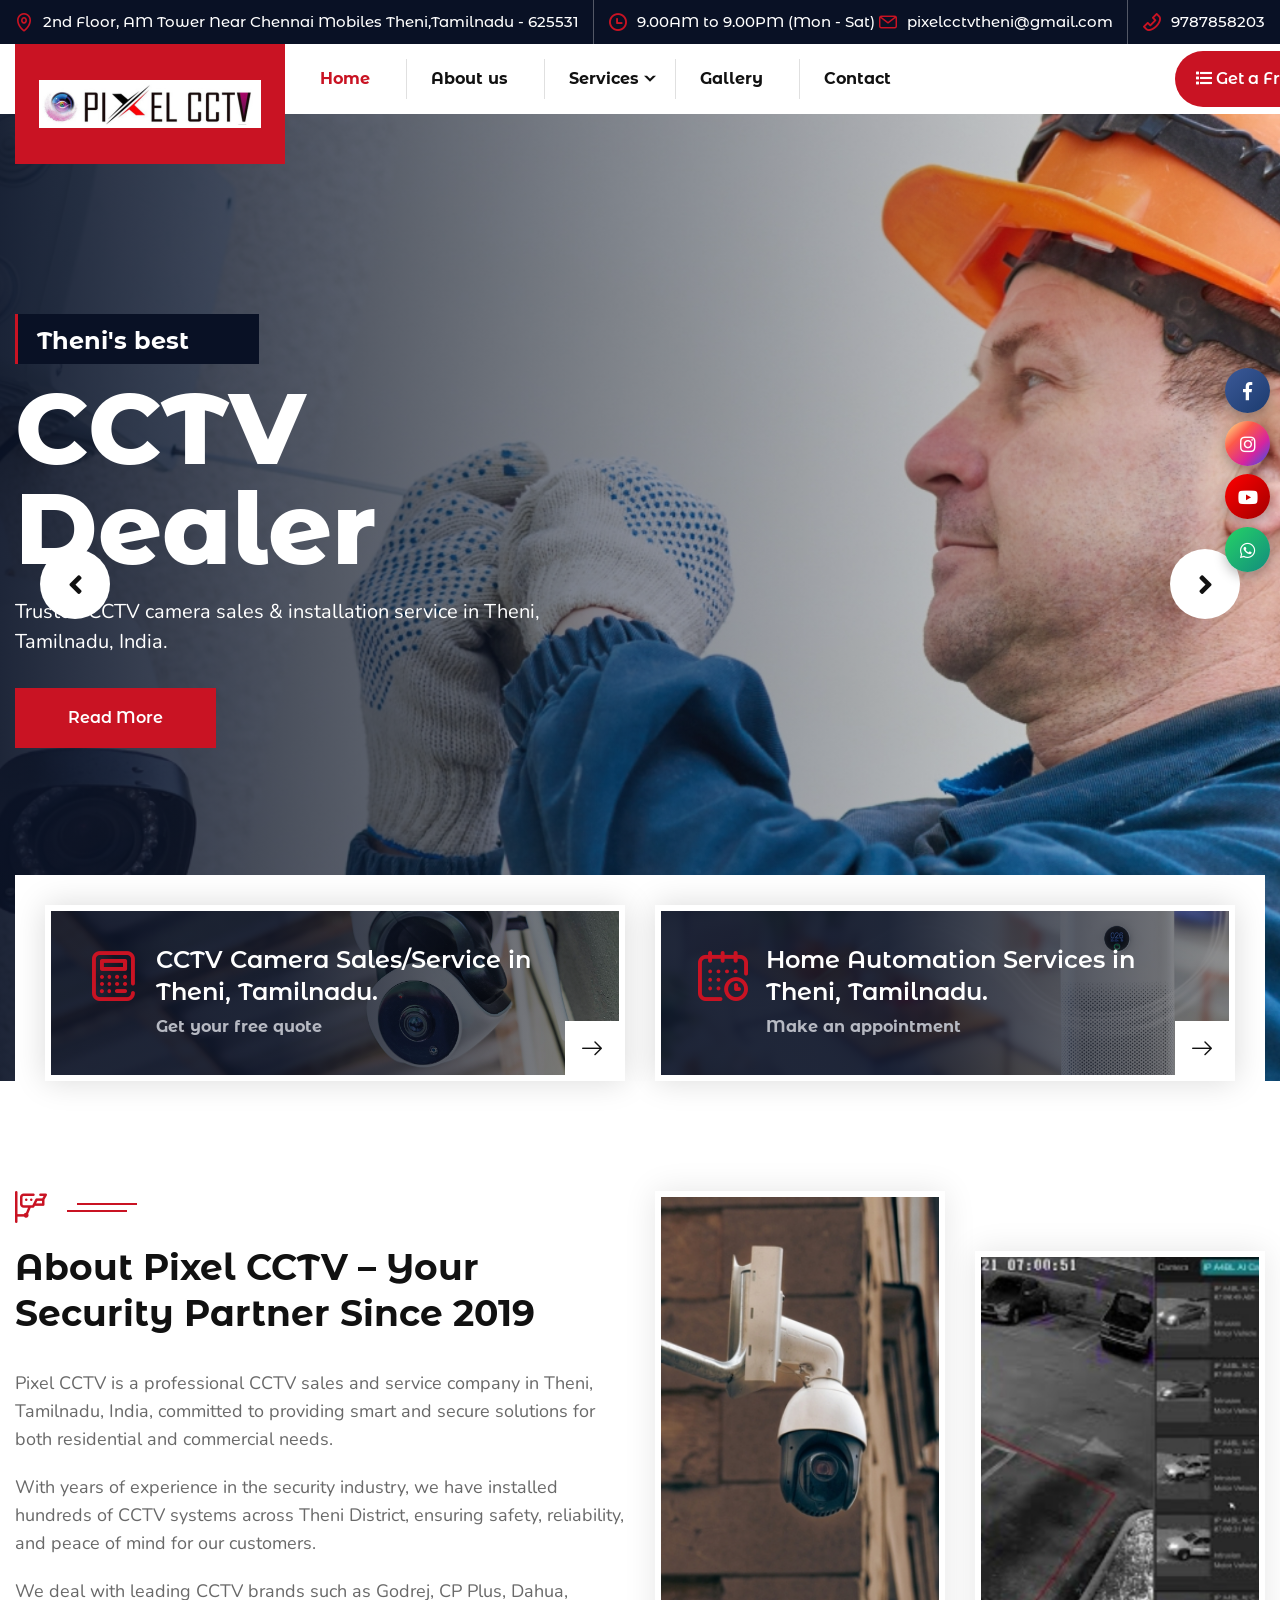
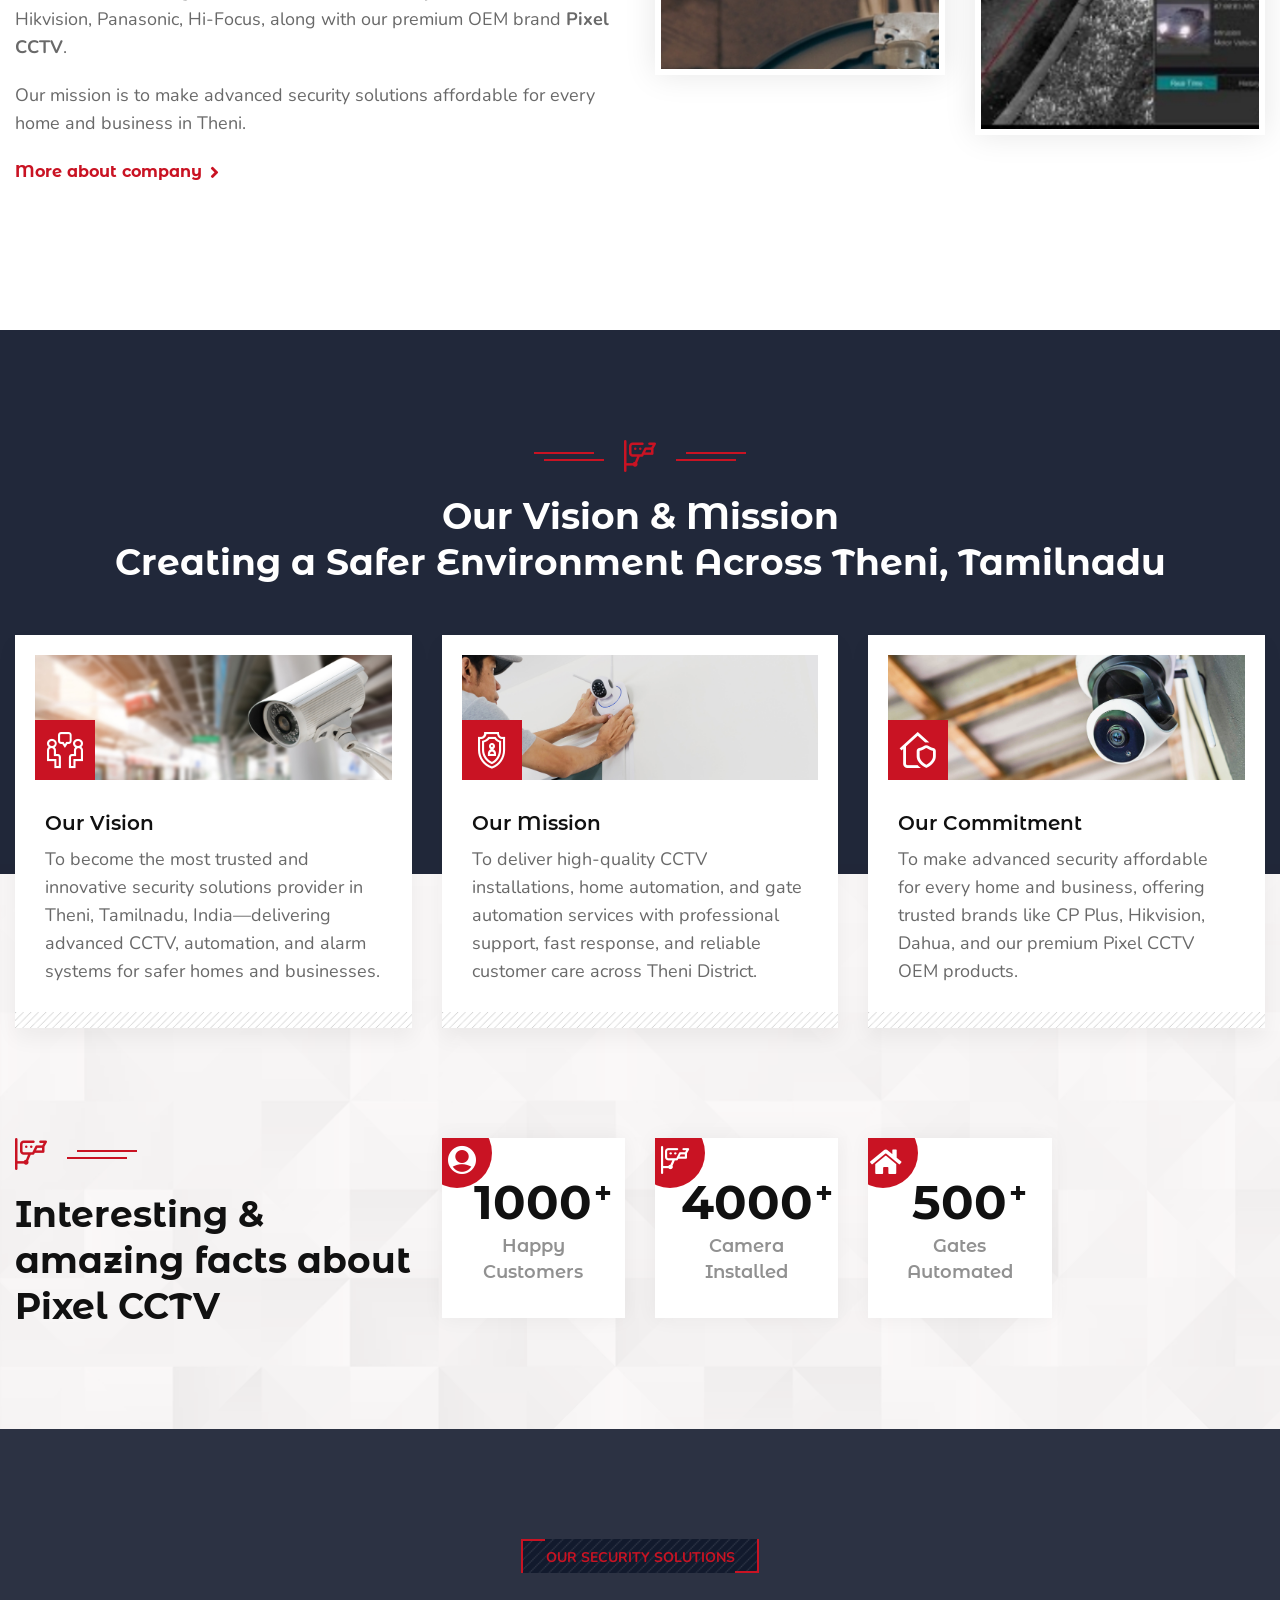
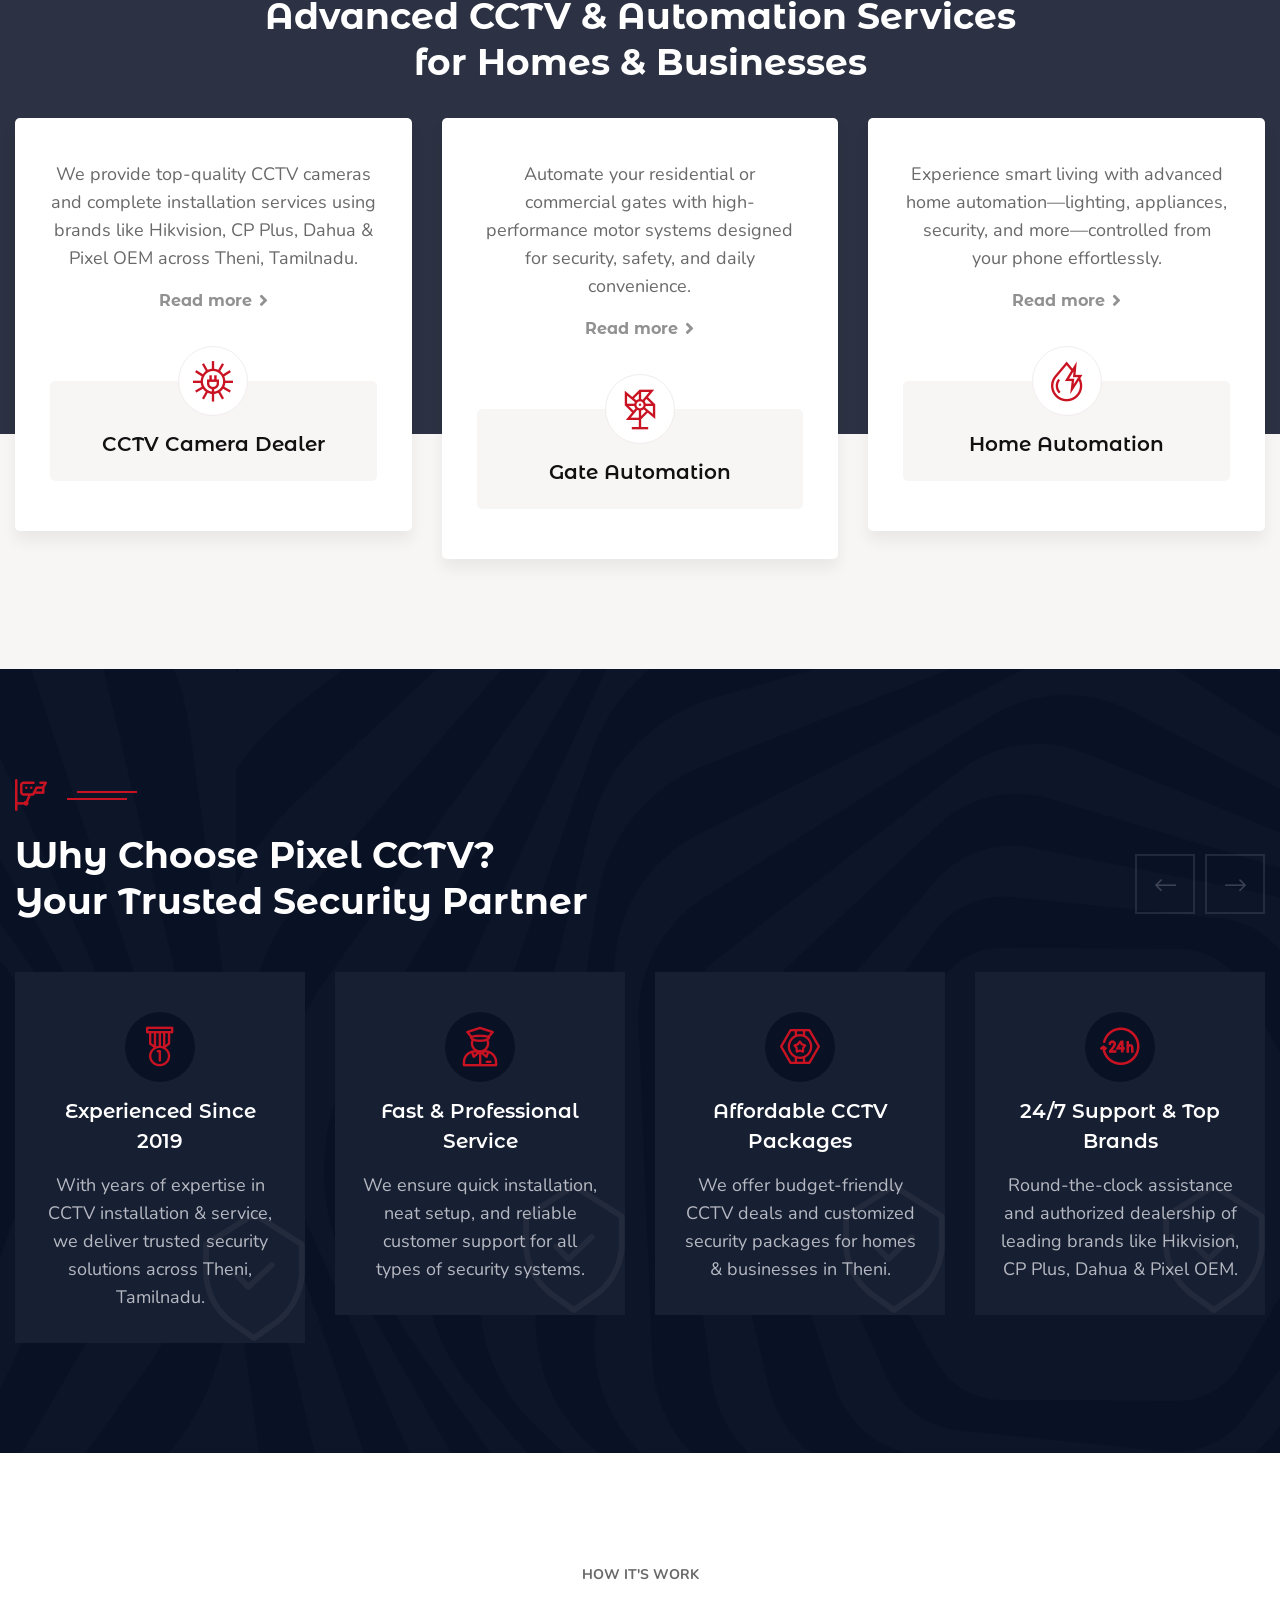
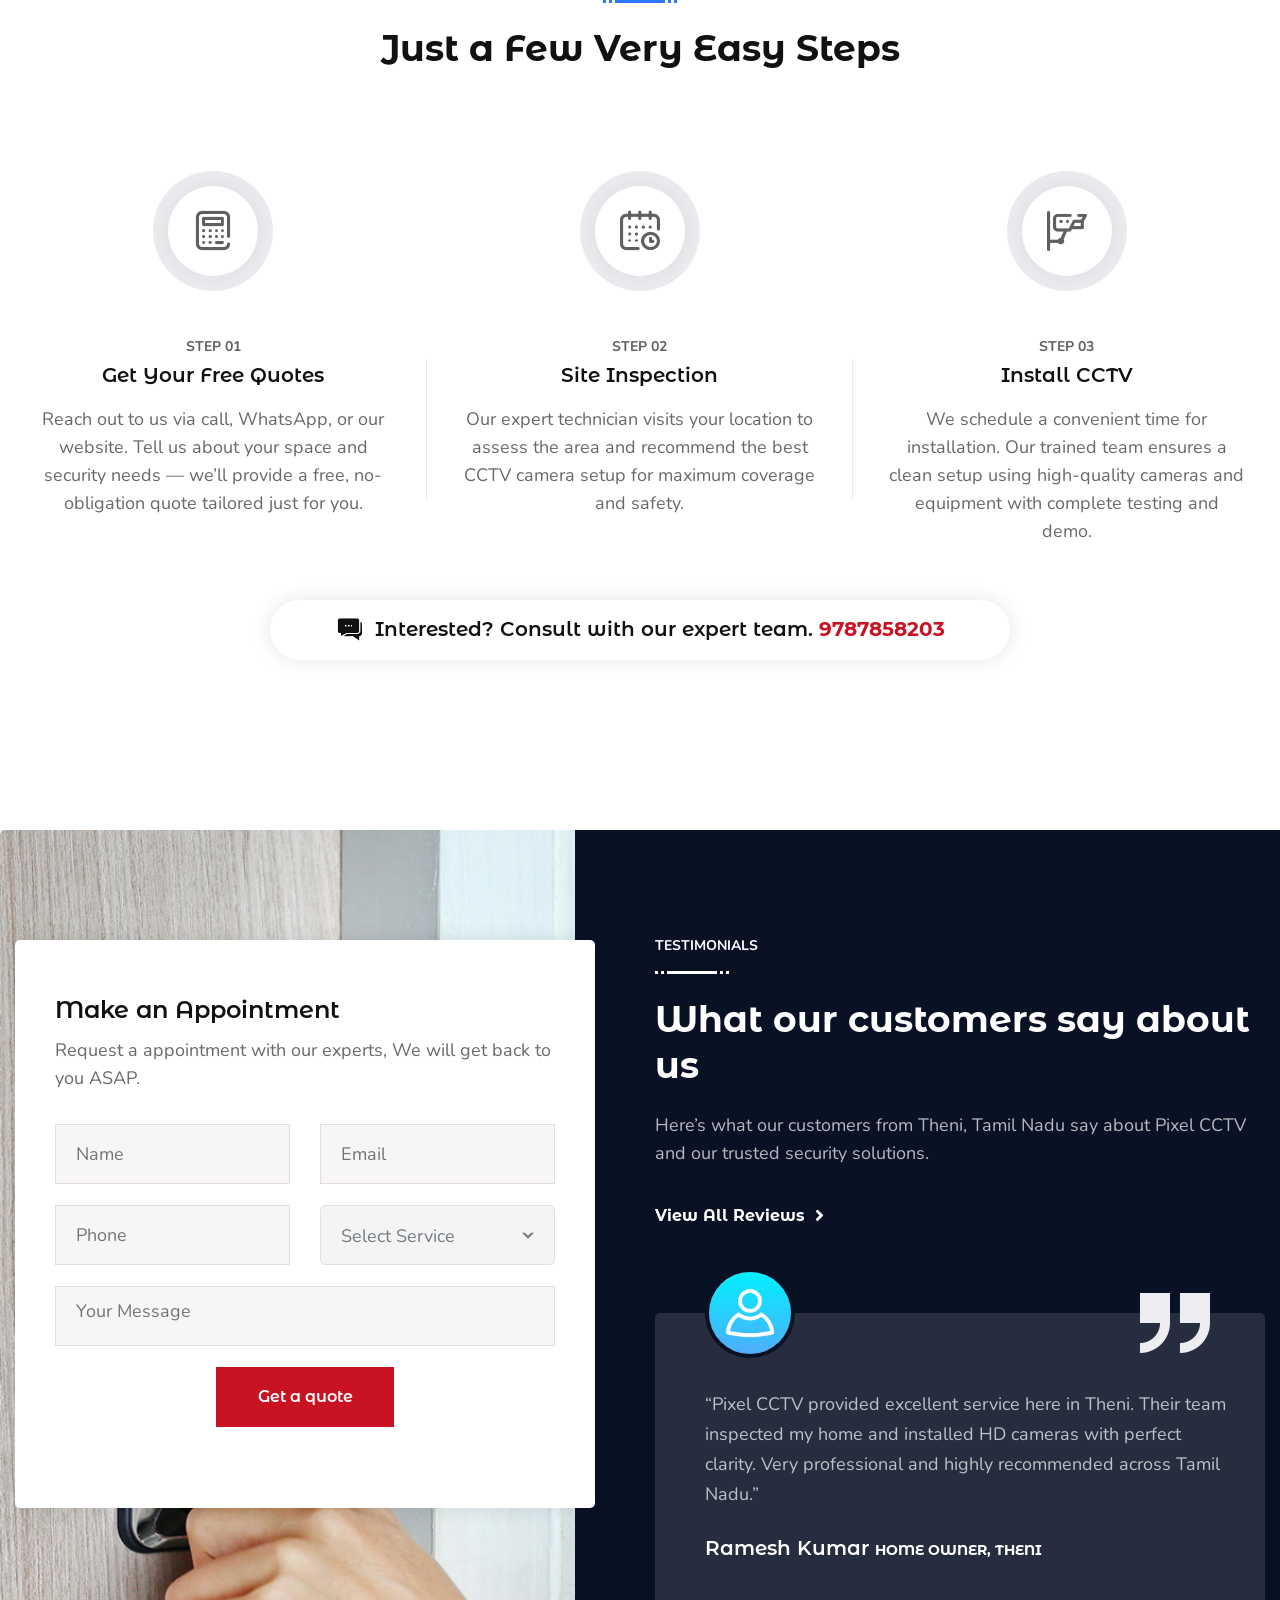
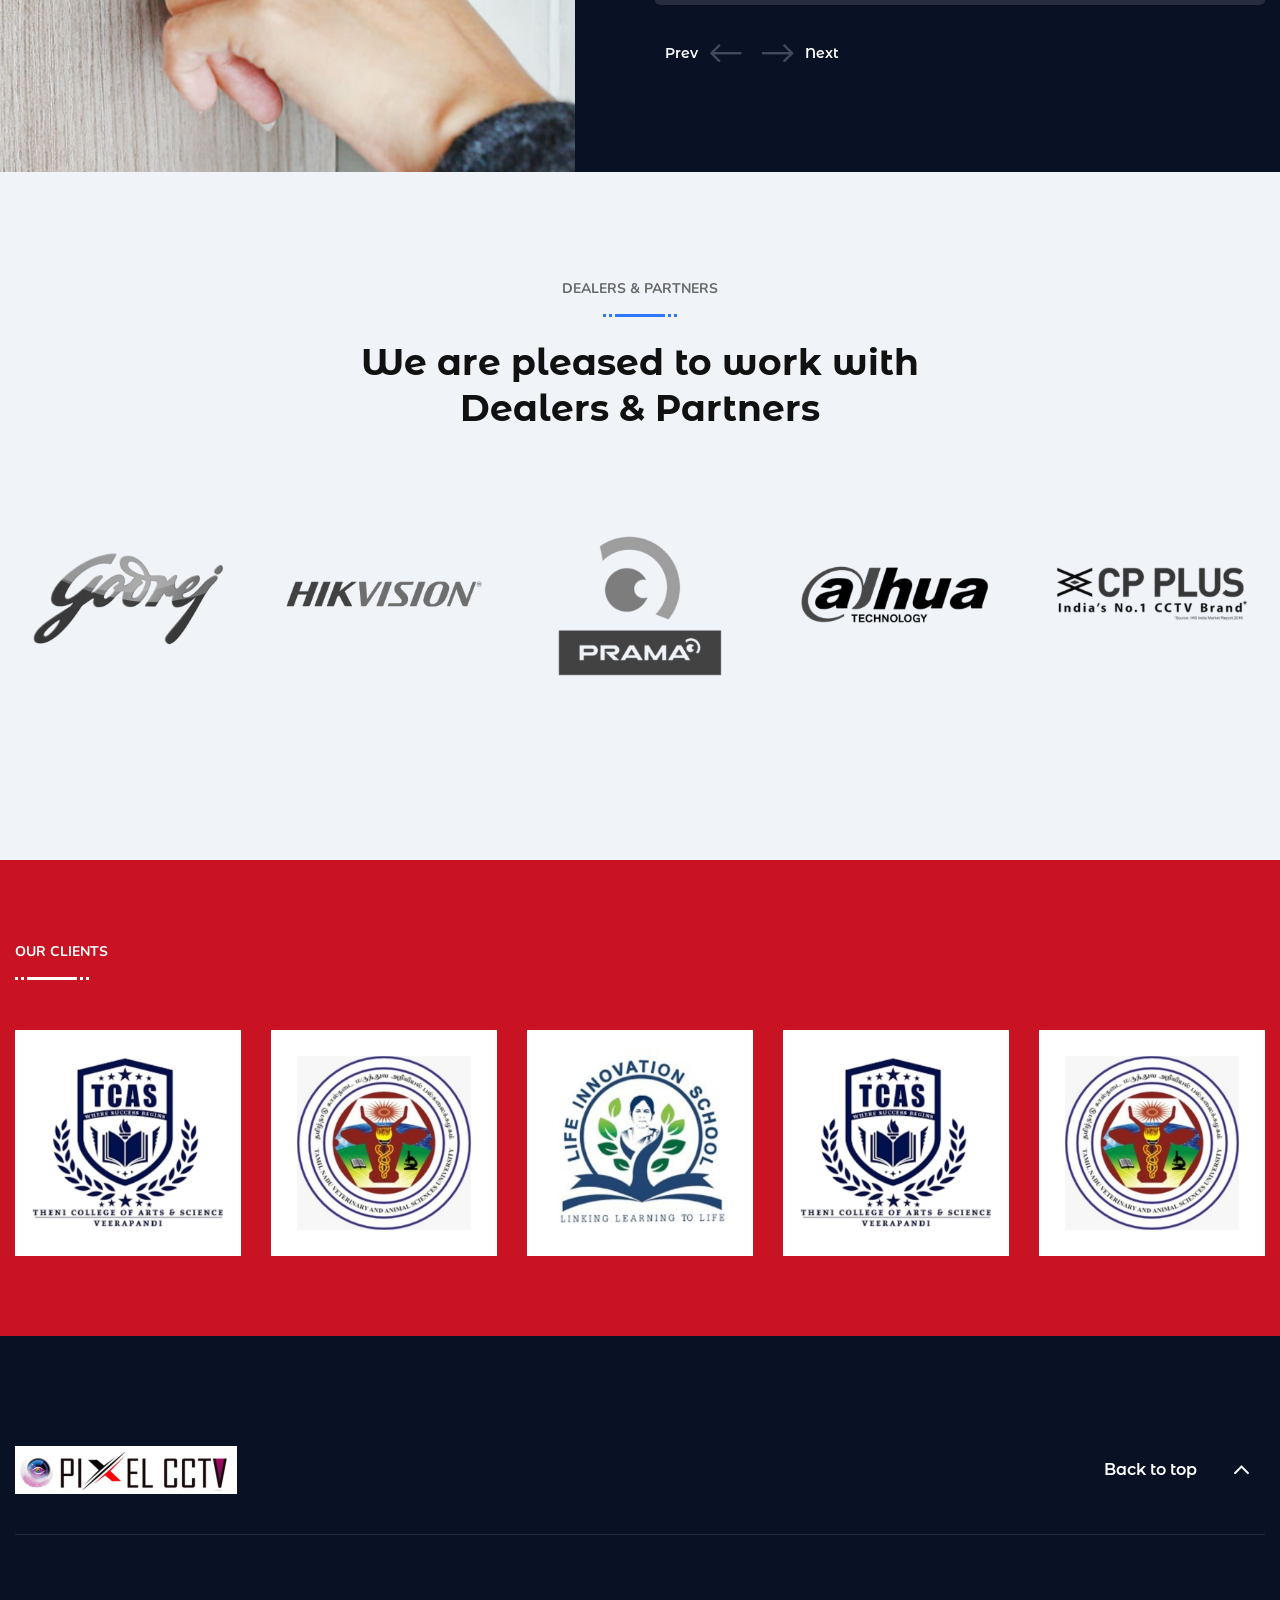
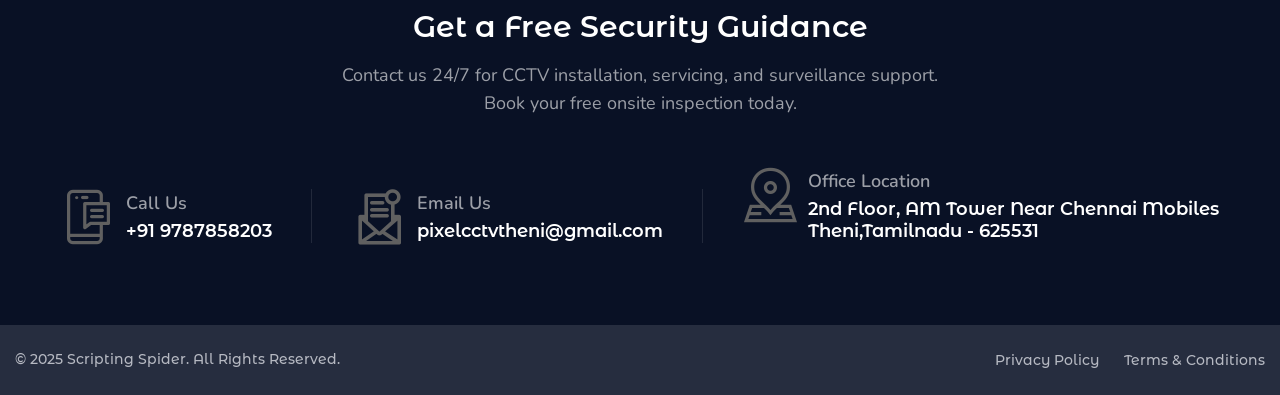
<file: index.html>
<!DOCTYPE html>
<html lang="en">

<head>
    <meta charset="utf-8">
    <meta http-equiv="X-UA-Compatible" content="IE=edge">
    <meta name="viewport" content="width=device-width, initial-scale=1.0, maximum-scale=1.0, user-scalable=0">

    <title>Best CCTV Dealer in Theni | Pixel CCTV | Security & Automation in Tamil Nadu</title>
    <meta name="description" content="Pixel CCTV is the best CCTV dealer in Theni, Tamil Nadu, offering CCTV installation, gate automation, home automation, and burglar alarm systems. Trusted security experts with premium brands and professional service.">
    <meta name="keywords" content="best cctv dealer theni, pixel cctv theni, cctv installation tamilnadu, best security systems theni, home automation tamil nadu, gate automation tamilnadu, burglar alarm theni, hikvision dealer theni, cp plus dealer theni">
    <meta name="robots" content="index, follow">

    <!-- Fav Icon -->
    <link rel="canonical" href="https://pixelcctv.in/">
    <link rel="icon" href="assets/images/favicon.png" type="image/x-icon">

    <!-- Google Fonts -->
    <link
        href="https://fonts.googleapis.com/css2?family=Nunito:ital,wght@0,300;0,400;0,600;0,700;0,800;0,900;1,300;1,400;1,600;1,700;1,800;1,900&amp;display=swap"
        rel="stylesheet">
    <link
        href="https://fonts.googleapis.com/css2?family=Montserrat+Alternates:ital,wght@0,300;0,400;0,500;0,600;0,700;0,800;0,900;1,300;1,400;1,500;1,600;1,700;1,800;1,900&amp;display=swap"
        rel="stylesheet">

    <!-- Stylesheets -->
    <link href="assets/css/font-awesome-all.css" rel="stylesheet">
    <link href="assets/css/flaticon.css" rel="stylesheet">
    <link href="assets/css/owl.css" rel="stylesheet">
    <link href="assets/css/bootstrap.css" rel="stylesheet">
    <link href="assets/css/jquery.fancybox.min.css" rel="stylesheet">
    <link href="assets/css/animate.css" rel="stylesheet">
    <link href="assets/css/nice-select.css" rel="stylesheet">
    <link href="assets/css/color.css" rel="stylesheet">
    <link href="assets/css/style.css" rel="stylesheet">
    <link href="assets/css/responsive.css" rel="stylesheet">

</head>

<body>
    <div class="boxed_wrapper red">
        <!-- main header -->
        <header class="main-header style-three">
            <!-- header-top -->
            <div class="header-top bg-color-3">
                <div class="auto-container">
                    <div class="top-inner clearfix">
                        <ul class="info clearfix pull-left">
                            <li><i class="icon-placeholder"></i>2nd Floor, AM Tower Near Chennai Mobiles Theni,Tamilnadu
                                - 625531</li>
                            <li><i class="icon-hour"></i>9.00AM to 9.00PM (Mon - Sat)</li>
                        </ul>
                        <ul class="info clearfix pull-right">
                            <li><i class="icon-email-2"></i><a
                                    href="mailto:pixelcctvtheni@gmail.com">pixelcctvtheni@gmail.com</a></li>
                            <li><i class="icon-phone-call1"></i><a href="tel:919787858203">9787858203</a></li>
                        </ul>
                    </div>
                </div>
            </div>

            <!-- header-lower -->
            <div class="header-lower">
                <div class="auto-container">
                    <div class="outer-box clearfix">
                        <div class="logo-box">
                            <figure class="logo"><a href="index.html"><img src="assets/images/logo-4.png" alt=""></a>
                            </figure>
                        </div>
                        <div class="menu-area clearfix">
                            <!--Mobile Navigation Toggler-->
                            <div class="mobile-nav-toggler">
                                <i class="icon-bar"></i>
                                <i class="icon-bar"></i>
                                <i class="icon-bar"></i>
                            </div>
                            <nav class="main-menu navbar-expand-md navbar-light">
                                <div class="collapse navbar-collapse show clearfix" id="navbarSupportedContent">
                                    <ul class="navigation clearfix">
                                        <li class="current"><a href="https://pixelcctv.in/">Home</a></li>
                                        <li><a href="https://pixelcctv.in/about.html">About us</a></li>
                                        <li class="dropdown"><a href="#">Services</a>
                                            <ul>
                                                <li><a href="https://pixelcctv.in/cctv_dealer.html">CCTV Dealer</a></li>
                                                <li><a href="https://pixelcctv.in/gate_automation.html">Gate Automation</a></li>
                                                <li><a href="https://pixelcctv.in/home_automation.html">Home Automation</a></li>
                                                <li><a href="https://pixelcctv.in/burglar_alarm.html">Burglar Alarm</a></li>
                                            </ul>
                                        </li>
                                        <li><a href="https://pixelcctv.in/gallery.html">Gallery</a></li>
                                        <li><a href="https://pixelcctv.in/contact.html">Contact</a></li>  
                                    </ul>
                                </div>
                            </nav>
                        </div>
                        <ul class="other-option clearfix">
                            <div class="btn-box"><a href="contact.html#quote" class="theme-btn"
                                    style="width: 200px; padding: 15px; border-radius: 30px; margin-top: 5px;"><i
                                        class="fa fa-list"></i> Get a Free Quote</a></div>
                        </ul>
                    </div>
                </div>
            </div>

            <!--sticky Header-->
            <div class="sticky-header">
                <div class="auto-container">
                    <div class="outer-box clearfix">
                        <div class="logo-box">
                            <figure class="logo"><a href="index.html"><img src="assets/images/logo-4.png" alt=""></a>
                            </figure>
                        </div>
                        <div class="menu-area clearfix">
                            <nav class="main-menu clearfix">
                                <!--Keep This Empty / Menu will come through Javascript-->
                            </nav>
                        </div>
                        <ul class="other-option clearfix">
                            <div class="btn-box"><a href="contact.html#quote" class="theme-btn"
                                    style="width: 200px; padding: 15px; border-radius: 30px; margin-top: 5px;"><i
                                        class="fa fa-list"></i> Get a Free Quote</a></div>
                        </ul>
                    </div>
                </div>
            </div>
        </header>
        <!-- main-header end -->

        <!-- Mobile Menu  -->
        <div class="mobile-menu">
            <div class="menu-backdrop"></div>
            <div class="close-btn"><i class="fas fa-times"></i></div>

            <nav class="menu-box">
                <div class="nav-logo"><a href="index.html"><img src="assets/images/logo-4.png" alt="" title=""></a>
                </div>
                <div class="menu-outer"><!--Here Menu Will Come Automatically Via Javascript / Same Menu as in Header-->
                </div>
                <div class="contact-info">
                    <h4>Contact Info</h4>
                    <ul>
                        <li>2nd Floor, AM Tower Near Chennai Mobiles Theni,Tamilnadu - 625531</li>
                        <li><a href="tel:+919787858203">9787858203</a></li>
                        <li><a href="mailto:pixelcctvtheni@gmail.com">pixelcctvtheni@gmail.com</a></li>
                    </ul>
                </div>
                <div class="social-links">
                    <ul class="clearfix">
                        <li><a href="https://www.facebook.com/share/171YEpTLhy/"><span
                                    class="fab fa-facebook-square"></span></a></li>
                        <li><a href="https://wa.me/919787858203"><span class="fab fa-whatsapp"></span></a></li>
                        <li><a
                                href="https://www.instagram.com/pixelcctv.automation?utm_source=qr&igsh=ZTExemJrZGlnb3pq"><span
                                    class="fab fa-instagram"></span></a></li>
                        <li><a href="index.html"><span class="fab fa-youtube"></span></a></li>
                    </ul>
                </div>
            </nav>
        </div><!-- End Mobile Menu -->


        <!-- banner-section -->
        <section class="banner-section style-three">
            <div class="banner-carousel owl-theme owl-carousel owl-dots-none">

                <!-- CCTV Dealer Slide -->
                <div class="slide-item">
                    <div class="image-layer" style="background-image:url(assets/images/banner/b1.jpg)"></div>
                    <div class="auto-container">
                        <div class="content-box">
                            <h3>Theni's best</h3>
                            <h2>CCTV Dealer</h2>
                            <p>Trusted CCTV camera sales & installation service in Theni, Tamilnadu, India.</p>
                            <div class="btn-box"><a href="#" class="theme-btn">Read More</a></div>
                        </div>
                    </div>
                </div>

                <!-- Gate Automation Slide -->
                <div class="slide-item">
                    <div class="image-layer" style="background-image:url(assets/images/banner/b3.jpg)"></div>
                    <div class="auto-container">
                        <div class="content-box">
                            <h3>Smart & Secure</h3>
                            <h2>Gate Automation</h2>
                            <p>Professional automatic gate installation & service in Theni, Tamilnadu, India.</p>
                            <div class="btn-box"><a href="#" class="theme-btn">Read More</a></div>
                        </div>
                    </div>
                </div>

                <!-- Home Automation Slide -->
                <div class="slide-item">
                    <div class="image-layer" style="background-image:url(assets/images/banner/b2.jpg)"></div>
                    <div class="auto-container">
                        <div class="content-box">
                            <h3>Modern Living in</h3>
                            <h2>Home Automation</h2>
                            <p>Advanced home automation solutions for houses in Theni, Tamilnadu, India.</p>
                            <div class="btn-box"><a href="#" class="theme-btn">Read More</a></div>
                        </div>
                    </div>
                </div>

                <!-- Burglar Alarm Slide -->
                <div class="slide-item">
                    <div class="image-layer" style="background-image:url(assets/images/banner/b4.jpg)"></div>
                    <div class="auto-container">
                        <div class="content-box">
                            <h3>24/7 Safety With</h3>
                            <h2>Burglar Alarm</h2>
                            <p>Reliable burglar alarm systems for homes & businesses in Theni, Tamilnadu, India.</p>
                            <div class="btn-box"><a href="#" class="theme-btn">Read More</a></div>
                        </div>
                    </div>
                </div>

            </div>

            <div class="banner-bottom">
                <div class="auto-container">
                    <div class="inner-content">
                        <div class="row clearfix">

                            <div class="col-lg-6 col-md-12 col-sm-12 single-column">
                                <div class="single-item">
                                    <div class="inner-box"
                                        style="background-image: url(assets/images/banner/banner-1.jpg);">
                                        <div class="icon-box"><i class="icon-calculator"></i></div>
                                        <h3>CCTV Camera Sales/Service in Theni, Tamilnadu.</h3>
                                        <h5><a href="contact.html">Get your free quote</a></h5>
                                        <div class="link"><a href="contact.html"><i class="icon-right-arrow-1"></i></a>
                                        </div>
                                    </div>
                                </div>
                            </div>

                            <div class="col-lg-6 col-md-12 col-sm-12 single-column">
                                <div class="single-item">
                                    <div class="inner-box"
                                        style="background-image: url(assets/images/banner/banner-10.jpg);">
                                        <div class="icon-box"><i class="icon-calendar"></i></div>
                                        <h3>Home Automation Services in Theni, Tamilnadu.</h3>
                                        <h5><a href="contact.html">Make an appointment</a></h5>
                                        <div class="link"><a href="contact.html"><i
                                                    class="icon-right-arrow-1"></i></a></div>
                                    </div>
                                </div>
                            </div>

                        </div>
                    </div>
                </div>
            </div>
        </section>
        <!-- banner-section end -->


        <!-- about-style-three -->
        <section class="about-style-three sec-pad">
            <div class="auto-container">
                <div class="row clearfix">

                    <!-- Content Column -->
                    <div class="col-lg-6 col-md-12 col-sm-12 content-column">
                        <div class="content_block_6">
                            <div class="content-box">
                                <div class="sec-title">
                                    <div class="icon-box">
                                        <i class="icon-camera"></i>
                                        <div class="shape-box">
                                            <div class="shape shape-1"></div>
                                            <div class="shape shape-2"></div>
                                        </div>
                                    </div>
                                    <h2>About Pixel CCTV – Your Security Partner Since 2019</h2>
                                </div>

                                <div class="list clearfix" style="display: flex; flex-direction: column; gap: 20px;">
                                    <p>Pixel CCTV is a professional CCTV sales and service company in Theni, Tamilnadu,
                                        India,
                                        committed to providing smart and secure solutions for both residential and
                                        commercial
                                        needs.</p>

                                    <p>With years of experience in the security industry, we have installed hundreds of
                                        CCTV
                                        systems across Theni District, ensuring safety, reliability, and peace of mind
                                        for our
                                        customers.</p>

                                    <p>We deal with leading CCTV brands such as Godrej, CP Plus, Dahua, Hikvision,
                                        Panasonic,
                                        Hi-Focus, along with our premium OEM brand <strong>Pixel CCTV</strong>.</p>

                                    <p>Our mission is to make advanced security solutions affordable for every home and
                                        business
                                        in Theni.</p>
                                </div>

                                <div class="link">
                                    <a href="about.html">More about company<i class="fas fa-angle-right"></i></a>
                                </div>

                                <!-- <div class="inner-box">
                                    <figure class="image-box">
                                        <img src="assets/images/resource/award-1.png" alt="">
                                    </figure>

                                    <ul class="list clearfix">
                                        <li>Experienced CCTV experts since 2019</li>
                                        <li>Fast installation & professional service</li>
                                        <li>Affordable CCTV packages in Theni</li>
                                        <li>High-definition security solutions</li>
                                        <li>24/7 customer support</li>
                                        <li>Authorized dealer of top CCTV brands</li>
                                    </ul>
                                </div> -->
                            </div>
                        </div>
                    </div>

                    <!-- Image Column -->
                    <div class="col-lg-6 col-md-12 col-sm-12 image-column">
                        <div class="image_block_3">
                            <div class="image-box">
                                <!-- <figure class="logo-icon"><img src="assets/images/icons/logo-icon.png" alt=""></figure> -->

                                <div class="row clearfix">
                                    <div class="col-lg-6 col-md-6 col-sm-12 column">
                                        <figure class="image wow fadeInUp animated" data-wow-delay="00ms"
                                            data-wow-duration="1500ms">
                                            <img src="assets/images/about/1.jpg" alt="">
                                        </figure>
                                    </div>

                                    <div class="col-lg-6 col-md-6 col-sm-12 column">
                                        <figure class="image wow fadeInUp animated" data-wow-delay="300ms"
                                            data-wow-duration="1500ms">
                                            <img src="assets/images/about/2.jpg" alt="">
                                        </figure>
                                    </div>
                                </div>

                            </div>
                        </div>
                    </div>

                </div>
            </div>
        </section>
        <!-- about-style-three end -->


        <!-- service-style-three -->
        <section class="service-style-three sec-pad">
            <div class="bg-layer" style="background-image: url(assets/images/background/service-bg-2.jpg);"></div>
            <div class="auto-container">
                <div class="sec-title centred light">
                    <div class="icon-box">
                        <i class="icon-camera"></i>
                        <div class="shape-box">
                            <div class="shape shape-1"></div>
                            <div class="shape shape-2"></div>
                            <div class="shape shape-3"></div>
                            <div class="shape shape-4"></div>
                        </div>
                    </div>
                    <h2>Our Vision & Mission<br />Creating a Safer Environment Across Theni, Tamilnadu</h2>
                </div>

                <div class="row clearfix">

                    <!-- Vision -->
                    <div class="col-lg-4 col-md-6 col-sm-12 service-block">
                        <div class="service-block-three wow fadeInUp animated" data-wow-delay="00ms"
                            data-wow-duration="1500ms">
                            <div class="inner-box">
                                <div class="pattern" style="background-image: url(assets/images/shape/shape-6.png);">
                                </div>
                                <div class="image-box">
                                    <figure class="image"><img src="assets/images/banner/banner-3.jpg" alt=""></figure>
                                    <div class="icon-box"><i class="icon-consultation"></i></div>
                                    <div class="link"><a href="#"><i class="icon-right-arrow"></i></a></div>
                                </div>
                                <div class="lower-content">
                                    <h4><a href="#">Our Vision</a></h4>
                                    <p>To become the most trusted and innovative security solutions provider in Theni,
                                        Tamilnadu, India—delivering advanced CCTV, automation, and alarm systems for
                                        safer homes and businesses.</p>
                                </div>
                            </div>
                        </div>
                    </div>

                    <!-- Mission 1 -->
                    <div class="col-lg-4 col-md-6 col-sm-12 service-block">
                        <div class="service-block-three wow fadeInUp animated" data-wow-delay="300ms"
                            data-wow-duration="1500ms">
                            <div class="inner-box">
                                <div class="pattern" style="background-image: url(assets/images/shape/shape-6.png);">
                                </div>
                                <div class="image-box">
                                    <figure class="image"><img src="assets/images/banner/banner-2.jpg" alt=""></figure>
                                    <div class="icon-box"><i class="icon-personal-security"></i></div>
                                    <div class="link"><a href="#"><i class="icon-right-arrow"></i></a></div>
                                </div>
                                <div class="lower-content">
                                    <h4><a href="#">Our Mission</a></h4>
                                    <p>To deliver high-quality CCTV installations, home automation, and gate automation
                                        services with professional support, fast response, and reliable customer care
                                        across Theni District.</p>
                                </div>
                            </div>
                        </div>
                    </div>

                    <!-- Mission 2 -->
                    <div class="col-lg-4 col-md-6 col-sm-12 service-block">
                        <div class="service-block-three wow fadeInUp animated" data-wow-delay="600ms"
                            data-wow-duration="1500ms">
                            <div class="inner-box">
                                <div class="pattern" style="background-image: url(assets/images/shape/shape-6.png);">
                                </div>
                                <div class="image-box">
                                    <figure class="image"><img src="assets/images/banner/banner-1.jpg" alt=""></figure>
                                    <div class="icon-box"><i class="icon-protection"></i></div>
                                    <div class="link"><a href="#"><i class="icon-right-arrow"></i></a></div>
                                </div>
                                <div class="lower-content">
                                    <h4><a href="#">Our Commitment</a></h4>
                                    <p>To make advanced security affordable for every home and business, offering
                                        trusted brands like CP Plus, Hikvision, Dahua, and our premium Pixel CCTV OEM
                                        products.</p>
                                </div>
                            </div>
                        </div>
                    </div>

                </div>
            </div>
        </section>
        <!-- service-style-three -->


        <!-- funfact-section -->
        <section class="funfact-section">
            <div class="pattern-layer" style="background-image: url(assets/images/shape/shape-7.png);"></div>
            <div class="auto-container">
                <div class="row clearfix">
                    <div class="col-lg-4 col-md-12 col-sm-12 title-column">
                        <div class="sec-title">
                            <div class="icon-box">
                                <i class="icon-camera"></i>
                                <div class="shape-box">
                                    <div class="shape shape-1"></div>
                                    <div class="shape shape-2"></div>
                                </div>
                            </div>
                            <h2>Interesting & amazing facts about Pixel CCTV</h2>
                        </div>
                    </div>

                    <div class="col-lg-8 col-md-12 col-sm-12 counter-column">
                        <div class="counter-content centred">
                            <div class="row clearfix">

                                <!-- New Counters -->
                                <div class="col-lg-3 col-md-6 col-sm-12 counter-block">
                                    <div class="counter-block-one wow slideInUp animated" data-wow-delay="800ms"
                                        data-wow-duration="1500ms">
                                        <div class="inner-box">
                                            <div class="icon-box"><i class="icon-user"></i></div>
                                            <div class="count-outer count-box">
                                                <span class="count-text" data-speed="1500"
                                                    data-stop="1000">0</span><span class="symble">+</span>
                                            </div>
                                            <h5>Happy Customers</h5>
                                        </div>
                                    </div>
                                </div>

                                <div class="col-lg-3 col-md-6 col-sm-12 counter-block">
                                    <div class="counter-block-one wow slideInUp animated" data-wow-delay="1000ms"
                                        data-wow-duration="1500ms">
                                        <div class="inner-box">
                                            <div class="icon-box"><i class="icon-camera"></i></div>
                                            <div class="count-outer count-box">
                                                <span class="count-text" data-speed="1500"
                                                    data-stop="4000">0</span><span class="symble">+</span>
                                            </div>
                                            <h5>Camera Installed</h5>
                                        </div>
                                    </div>
                                </div>

                                <div class="col-lg-3 col-md-6 col-sm-12 counter-block">
                                    <div class="counter-block-one wow slideInUp animated" data-wow-delay="1200ms"
                                        data-wow-duration="1500ms">
                                        <div class="inner-box">
                                            <div class="icon-box"><i class="fa fa-home"></i></div>
                                            <div class="count-outer count-box">
                                                <span class="count-text" data-speed="1500" data-stop="500">0</span><span
                                                    class="symble">+</span>
                                            </div>
                                            <h5>Gates Automated</h5>
                                        </div>
                                    </div>
                                </div>

                            </div><!-- end row -->
                        </div>
                    </div>

                </div>
            </div>
        </section>
        <!-- funfact-section end -->

        <!-- service-section-->
        <section class="service-style-five sec-pad centred bg-color-6">
            <div class="bg-layer" style="background-image: url(assets/images/banner/banner-3.jpg);"></div>
            <div class="auto-container">
                <div class="sec-title light">
                    <div class="top-title">
                        <div class="shape">
                            <div class="line line-1"></div>
                            <div class="line line-2"></div>
                            <div class="line line-3"></div>
                            <div class="line line-4"></div>
                            <div class="bg-shape" style="background-image: url(assets/images/icons/bg-shape-2.png);">
                            </div>
                        </div>
                        <p>Our Security Solutions</p>
                    </div>
                    <h2>Advanced CCTV & Automation Services<br>for Homes & Businesses</h2>
                </div>

                <div class="row clearfix">

                    <!-- CCTV Dealer -->
                    <div class="col-lg-4 col-md-6 col-sm-12 service-block">
                        <div class="service-block-four wow fadeInUp animated" data-wow-delay="00ms"
                            data-wow-duration="1500ms">
                            <div class="inner-box">
                                <div class="text">
                                    <p>We provide top-quality CCTV cameras and complete installation services using
                                        brands like Hikvision, CP Plus, Dahua & Pixel OEM across Theni, Tamilnadu.</p>
                                    <a href="#">Read more<i class="fas fa-angle-right"></i></a>
                                </div>
                                <div class="inner">
                                    <div class="icon-box"><i class="icon-sun-energy-1"></i></div>
                                    <h4>CCTV Camera Dealer</h4>
                                </div>
                            </div>
                        </div>
                    </div>

                    <!-- Gate Automation -->
                    <div class="col-lg-4 col-md-6 col-sm-12 service-block">
                        <div class="service-block-four wow fadeInUp animated" data-wow-delay="300ms"
                            data-wow-duration="1500ms">
                            <div class="inner-box">
                                <div class="text">
                                    <p>Automate your residential or commercial gates with high-performance motor systems
                                        designed for security, safety, and daily convenience.</p>
                                    <a href="#">Read more<i class="fas fa-angle-right"></i></a>
                                </div>
                                <div class="inner">
                                    <div class="icon-box"><i class="icon-pinwheel"></i></div>
                                    <h4>Gate Automation</h4>
                                </div>
                            </div>
                        </div>
                    </div>

                    <!-- Home Automation -->
                    <div class="col-lg-4 col-md-6 col-sm-12 service-block">
                        <div class="service-block-four wow fadeInUp animated" data-wow-delay="600ms"
                            data-wow-duration="1500ms">
                            <div class="inner-box">
                                <div class="text">
                                    <p>Experience smart living with advanced home automation—lighting, appliances,
                                        security, and more—controlled from your phone effortlessly.</p>
                                    <a href="#">Read more<i class="fas fa-angle-right"></i></a>
                                </div>
                                <div class="inner">
                                    <div class="icon-box"><i class="icon-hydro-power"></i></div>
                                    <h4>Home Automation</h4>
                                </div>
                            </div>
                        </div>
                    </div>

                </div> <!-- row -->
            </div>
        </section>
        <!-- service-section end -->

        <!-- chooseus-section -->
        <section class="chooseus-section sec-pad bg-color-3">
            <div class="pattern-layer" style="background-image: url(assets/images/shape/shape-8.png);"></div>
            <div class="auto-container">
                <div class="sec-title light">
                    <div class="icon-box">
                        <i class="icon-camera"></i>
                        <div class="shape-box">
                            <div class="shape shape-1"></div>
                            <div class="shape shape-2"></div>
                        </div>
                    </div>
                    <h2>Why Choose Pixel CCTV?<br />Your Trusted Security Partner</h2>
                </div>

                <div class="four-item-carousel owl-carousel owl-theme owl-dots-none">

                    <!-- Experienced CCTV Experts -->
                    <div class="chooseus-block-one">
                        <div class="inner-box">
                            <div class="light-icon"><i class="icon-shield"></i></div>
                            <div class="icon-box"><i class="icon-winner"></i></div>
                            <h4>Experienced Since 2019</h4>
                            <p>With years of expertise in CCTV installation & service, we deliver trusted security
                                solutions across Theni, Tamilnadu.</p>
                        </div>
                    </div>

                    <!-- Fast Installation -->
                    <div class="chooseus-block-one">
                        <div class="inner-box">
                            <div class="light-icon"><i class="icon-shield"></i></div>
                            <div class="icon-box"><i class="icon-guard"></i></div>
                            <h4>Fast & Professional Service</h4>
                            <p>We ensure quick installation, neat setup, and reliable customer support for all types of
                                security systems.</p>
                        </div>
                    </div>

                    <!-- Affordable Packages -->
                    <div class="chooseus-block-one">
                        <div class="inner-box">
                            <div class="light-icon"><i class="icon-shield"></i></div>
                            <div class="icon-box"><i class="icon-badge"></i></div>
                            <h4>Affordable CCTV Packages</h4>
                            <p>We offer budget-friendly CCTV deals and customized security packages for homes &
                                businesses in Theni.</p>
                        </div>
                    </div>

                    <!-- 24/7 Support + Top Brands -->
                    <div class="chooseus-block-one">
                        <div class="inner-box">
                            <div class="light-icon"><i class="icon-shield"></i></div>
                            <div class="icon-box"><i class="icon-24-hours1"></i></div>
                            <h4>24/7 Support & Top Brands</h4>
                            <p>Round-the-clock assistance and authorized dealership of leading brands like Hikvision, CP
                                Plus, Dahua & Pixel OEM.</p>
                        </div>
                    </div>

                </div>
            </div>
        </section>
        <!-- chooseus-section end -->

        <section class="work-style-two sec-pad centred">
            <div class="auto-container">

                <!-- Updated Title -->
                <div class="sec-title-two centred wow fadeInDown animated" data-wow-delay="00ms"
                    data-wow-duration="1500ms">
                    <p>HOW IT'S WORK</p>
                    <h2>Just a Few Very Easy Steps</h2>
                </div>

                <div class="inner-container wow fadeInUp animated" data-wow-delay="00ms" data-wow-duration="1500ms">
                    <div class="row clearfix">

                        <!-- Step 1 -->
                        <div class="col-lg-4 col-md-6 col-sm-12 work-block">
                            <div class="work-block-one">
                                <div class="inner-box">
                                    <div class="icon-box"><i class="icon-calculator"></i></div>
                                    <span>Step 01</span>
                                    <h4>Get Your Free Quotes</h4>
                                    <p>Reach out to us via call, WhatsApp, or our website. Tell us about your space and
                                        security needs — we’ll provide a free, no-obligation quote tailored just for
                                        you.</p>
                                </div>
                            </div>
                        </div>

                        <!-- Step 2 -->
                        <div class="col-lg-4 col-md-6 col-sm-12 work-block">
                            <div class="work-block-one">
                                <div class="inner-box">
                                    <div class="icon-box"><i class="icon-calendar"></i></div>
                                    <span>Step 02</span>
                                    <h4>Site Inspection</h4>
                                    <p>Our expert technician visits your location to assess the area and recommend the
                                        best CCTV camera setup for maximum coverage and safety.</p>
                                </div>
                            </div>
                        </div>

                        <!-- Step 3 -->
                        <div class="col-lg-4 col-md-6 col-sm-12 work-block">
                            <div class="work-block-one">
                                <div class="inner-box">
                                    <div class="icon-box"><i class="icon-camera"></i></div>
                                    <span>Step 03</span>
                                    <h4>Install CCTV</h4>
                                    <p>We schedule a convenient time for installation. Our trained team ensures a clean
                                        setup using high-quality cameras and equipment with complete testing and demo.
                                    </p>
                                </div>
                            </div>
                        </div>

                    </div>

                    <!-- Optional Bottom Text (Kept as it is, you can remove if not needed) -->
                    <div class="more-text">
                        <h4><i class="icon-chat"></i>Interested? Consult with our expert team.
                            <a href="tel:919787858203">9787858203</a>
                        </h4>
                    </div>

                </div>
            </div>
        </section>

        <section class="testimonial-style-five bg-color-3 sec-pad">
            <div class="bg-layer" style="background-image: url(assets/images/background/testimonial-bg-3.jpg);"></div>
            <div class="auto-container">
                <div class="row clearfix">

                    <!-- Appointment Left Side -->
                    <div class="col-lg-6 col-md-12 col-sm-12 content-column">
                        <div class="content_block_11">
                            <div class="content-box wow fadeInLeft animated" data-wow-delay="00ms"
                                data-wow-duration="1500ms">
                                <div class="text">
                                    <h3>Make an Appointment</h3>
                                    <p>Request a appointment with our experts, We will get back to you ASAP.
                                    </p>
                                </div>
                            <form id="contact-form" class="default-form">
                                <div class="row clearfix">
                                    <div class="col-lg-6 col-md-6 col-sm-12 form-group">
                                        <input type="text" id="name" name="username" placeholder="Name" required>
                                    </div>

                                    <div class="col-lg-6 col-md-6 col-sm-12 form-group">
                                        <input type="email" id="email" name="email" placeholder="Email" required>
                                    </div>

                                    <div class="col-lg-6 col-md-6 col-sm-12 form-group">
                                        <input type="text" id="phone" name="phone" placeholder="Phone" required>
                                    </div>

                                    <div class="col-lg-6 col-md-6 col-sm-12 form-group">
                                        <select id="service" required>
                                            <option value="">Select Service</option>
                                            <option value="CCTV">CCTV</option>
                                            <option value="Home Automation">Home Automation</option>
                                            <option value="Gate Automation">Gate Automation</option>
                                            <option value="Burglar Alarm">Burglar Alarm</option>
                                        </select>
                                    </div>

                                    <div class="col-lg-12 col-md-12 col-sm-12 form-group">
                                        <textarea id="message" name="message" placeholder="Your Message"></textarea>
                                    </div>

                                    <div class="col-lg-12 col-md-12 col-sm-12 form-group message-btn centred">
                                        <button class="theme-btn style-one" type="submit">Get a quote</button>
                                    </div>
                                </div>
                            </form>
                            </div>
                        </div>
                    </div>

                    <!-- Testimonials Right Side -->
                    <div class="col-lg-6 col-md-12 col-sm-12 content-column">
                        <div class="content_block_12">
                            <div class="content-box">
                                <div class="sec-title-two light">
                                    <p>Testimonials</p>
                                    <h2>What our customers say about us</h2>
                                </div>
                                <div class="text">
                                    <p>Here’s what our customers from Theni, Tamil Nadu say about Pixel CCTV and our
                                        trusted security solutions.</p>
                                    <a href="#" class="link">View All Reviews<i class="fas fa-angle-right"></i></a>
                                </div>

                                <div class="single-item-carousel owl-carousel owl-theme owl-dots-none">

                                    <!-- Testimonial 1 -->
                                    <div class="testimonial-block-three">
                                        <div class="inner-box">
                                            <div class="icon-box"><i class="icon-quote"></i></div>
                                            <figure class="image-box">
                                                <img src="assets/images/resource/user_icon.jpg" alt="">
                                            </figure>
                                            <p>“Pixel CCTV provided excellent service here in Theni. Their team
                                                inspected my home and installed HD cameras with perfect clarity. Very
                                                professional and highly recommended across Tamil Nadu.”</p>
                                            <h4>Ramesh Kumar <span>Home Owner, Theni</span></h4>
                                        </div>
                                    </div>

                                    <!-- Testimonial 2 -->
                                    <div class="testimonial-block-three">
                                        <div class="inner-box">
                                            <div class="icon-box"><i class="icon-quote"></i></div>
                                            <figure class="image-box">
                                                <img src="assets/images/resource/user_icon.jpg" alt="">
                                            </figure>
                                            <p>“Pixel CCTV installed cameras for our shop in Bodinayakanur. The team was
                                                quick, polite, and knowledgeable. Best CCTV service in Theni District.
                                                Our security has improved a lot.”</p>
                                            <h4>Sathish Raj <span>Business Owner, Bodinayakanur</span></h4>
                                        </div>
                                    </div>

                                    <!-- Testimonial 3 -->
                                    <div class="testimonial-block-three">
                                        <div class="inner-box">
                                            <div class="icon-box"><i class="icon-quote"></i></div>
                                            <figure class="image-box">
                                                <img src="assets/images/resource/user_icon.jpg" alt="">
                                            </figure>
                                            <p>“I contacted Pixel CCTV for our office surveillance in Theni. They
                                                provided a detailed quote, quick installation, and perfect guidance. One
                                                of the best CCTV service providers in Tamil Nadu.”</p>
                                            <h4>Anitha M <span>Office Administrator, Theni</span></h4>
                                        </div>
                                    </div>

                                </div><!-- end carousel -->

                            </div>
                        </div>
                    </div>

                </div>
            </div>
        </section>

        <section class="clients-section style-two">
            <div class="auto-container">
                <div class="sec-title-two centred">
                    <p>Dealers &amp; Partners</p>
                    <h2>We are pleased to work with <br>Dealers & Partners</h2>
                </div>
                <div class="clients-carousel owl-carousel owl-theme owl-nav-none owl-dots-none owl-loaded owl-drag">
                    <div class="owl-stage-outer">
                        <div class="owl-stage"
                            style="transform: translate3d(-2160px, 0px, 0px); transition: 3s; width: 3600px;">
                            <div class="owl-item" style="width: 210px; margin-right: 30px;">
                                <figure class="clients-logo-box"><a href="#"><img
                                            src="assets/images/dealers/d1.png" alt=""></a></figure>
                            </div>
                            <div class="owl-item" style="width: 210px; margin-right: 30px;">
                                <figure class="clients-logo-box"><a href="#"><img
                                            src="assets/images/dealers/d2.png" alt=""></a></figure>
                            </div>
                            <div class="owl-item" style="width: 210px; margin-right: 30px;">
                                <figure class="clients-logo-box"><a href="#"><img
                                            src="assets/images/dealers/d3.png" alt=""></a></figure>
                            </div>
                            <div class="owl-item" style="width: 210px; margin-right: 30px;">
                                <figure class="clients-logo-box"><a href="#"><img
                                            src="assets/images/dealers/d4.png" alt=""></a></figure>
                            </div>
                            <div class="owl-item" style="width: 210px; margin-right: 30px;">
                                <figure class="clients-logo-box"><a href="#"><img
                                            src="assets/images/dealers/d5.png" alt=""></a></figure>
                            </div>
                            <div class="owl-item" style="width: 210px; margin-right: 30px;">
                                <figure class="clients-logo-box"><a href="#"><img
                                            src="assets/images/dealers/d6.png" alt=""></a></figure>
                            </div>
                        </div>
                    </div>
                    <div class="owl-nav disabled"><button type="button" role="presentation" class="owl-prev"><span
                                class="fas fa-angle-left"></span></button><button type="button" role="presentation"
                            class="owl-next"><span class="fas fa-angle-right"></span></button></div>
                    <div class="owl-dots disabled"><button role="button" class="owl-dot active"><span></span></button>
                    </div>
                </div>
            </div>
        </section>


        <section class="clients-section bg-color-2">
            <div class="auto-container">
                <div class="clients-carousel owl-carousel owl-theme owl-nav-none owl-dots-none owl-loaded owl-drag">


                    <div class="sec-title-two light">
                        <p>Our Clients</p>
                        <!-- <h2>What our customers say about us</h2> -->
                    </div>
                    <div class="owl-stage-outer">
                        <div class="owl-stage"
                            style="transform: translate3d(-2160px, 0px, 0px); transition: 3s; width: 3600px;">
                            <div class="owl-item" style="width: 210px; margin-right: 30px;">
                                <figure class="clients-logo-box"><a href="#"><img
                                            src="assets/images/clients/c1.jpg" alt=""></a></figure>
                            </div>
                            <div class="owl-item" style="width: 210px; margin-right: 30px;">
                                <figure class="clients-logo-box"><a href="#"><img
                                            src="assets/images/clients/c3.jpg" alt=""></a></figure>
                            </div>
                            <!-- <div class="owl-item active" style="width: 210px; margin-right: 30px;">
                                <figure class="clients-logo-box"><a href="#"><img
                                            src="assets/images/clients/c1.jpeg" alt=""></a></figure>
                            </div> -->
                            <div class="owl-item" style="width: 210px; margin-right: 30px;">
                                <figure class="clients-logo-box"><a href="#"><img
                                            src="assets/images/clients/c2.jpg" alt=""></a></figure>
                            </div>
                        </div>
                    </div>
                    <div class="owl-nav disabled"><button type="button" role="presentation" class="owl-prev"><span
                                class="fas fa-angle-left"></span></button><button type="button" role="presentation"
                            class="owl-next"><span class="fas fa-angle-right"></span></button></div>
                    <div class="owl-dots disabled"><button role="button" class="owl-dot active"><span></span></button>
                    </div>
                </div>
            </div>
        </section>

        <!-- main-footer -->
        <footer class="main-footer bg-color-3">
            <div class="auto-container">
                <div class="footer-top-five">
                    <div class="upper-inner">
                        <!-- <ul class="social-style-two clearfix">
                            <li><a href="#"><i class="fab fa-facebook-f"></i></a></li>
                            <li><a href="#"><i class="fab fa-twitter"></i></a></li>
                            <li><a href="#"><i class="fab fa-youtube"></i></a></li>
                            <li><a href="#"><i class="fab fa-linkedin-in"></i></a></li>
                        </ul> -->
                        <div class="footer-logo">
                            <figure class="logo"><a href="#"><img src="assets/images/logo-4.png"
                                        alt="Pixel CCTV Logo"></a></figure>
                        </div>
                        <button class="scroll-top-2 scroll-to-target" data-target="html">Back to top<i
                                class="fal fa-angle-up"></i></button>
                    </div>

                    <div class="content-box centred">
                        <div class="text">
                            <h3>Get a Free Security Guidance</h3>
                            <p>Contact us 24/7 for CCTV installation, servicing, and surveillance support.<br>Book your
                                free onsite inspection today.</p>
                        </div>
                        <ul class="info clearfix">
                            <li>
                                <i class="icon-smartphone"></i>
                                <p>Call Us</p>
                                <h5><a href="tel:+919787858203">+91 9787858203</a></h5>
                            </li>
                            <li>
                                <i class="icon-email"></i>
                                <p>Email Us</p>
                                <h5><a href="mailto:pixelcctvtheni@gmail.com">pixelcctvtheni@gmail.com</a></h5>
                            </li>
                            <li>
                                <i class="icon-location"></i>
                                <p>Office Location</p>
                                <h5>2nd Floor, AM Tower Near Chennai Mobiles <br> Theni,Tamilnadu - 625531</h5>
                            </li>
                        </ul>
                    </div>

                </div>
            </div>

            <div class="footer-bottom style-five">
                <div class="auto-container">
                    <div class="bottom-inner clearfix">
                        <div class="copyright pull-left">
                            <p>© 2025 <a href="https://scriptingspider.com/">Scripting Spider</a>. All Rights Reserved.
                            </p>
                        </div>
                        <ul class="footer-nav pull-right clearfix">
                            <li><a href="privacy_policy.html" target="_blank">Privacy Policy</a></li>
                            <li><a href="terms_and_conditions.html" target="_blank">Terms &amp; Conditions</a></li>
                            <!-- <li><a href="#">Site Map</a></li> -->
                        </ul>
                    </div>
                </div>
            </div>
        </footer>

        <!-- main-footer end -->



        <!--Scroll to top-->
        <button class="scroll-top scroll-to-target" data-target="html">
            <span class="fal fa-long-arrow-up"></span>
        </button>

        <div class="mf-social-side-list">
            <ul>
                <li>
                    <a href="https://www.facebook.com/share/171YEpTLhy/" target="_blank"><i class="fab fa-facebook-f"></i></a>
                </li>
                <li>
                    <a href="https://www.instagram.com/pixelcctv.automation?utm_source=qr&amp;igsh=ZTExemJrZGlnb3pq" target="_blank"><i class="fab fa-instagram"></i></a>
                </li>
                <li>
                    <a href="https://www.youtube.com/" target="_blank"><i class="fab fa-youtube"></i></a>
                </li>
                <li>
                    <a href="https://wa.me/919787858203" target="_blank"><i class="fab fa-whatsapp"></i></a>
                </li>
            </ul>
        </div>

    </div>


    <!-- jequery plugins -->
    <script>
        document.getElementById("contact-form").addEventListener("submit", function (e) {
            e.preventDefault();

            let name = document.getElementById("name").value.trim();
            let email = document.getElementById("email").value.trim();
            let phone = document.getElementById("phone").value.trim();
            let service = document.getElementById("service").value.trim();
            let message = document.getElementById("message").value.trim();

            // Validation
            if (name.length < 3) {
                alert("Please enter a valid name.");
                return;
            }

            let emailPattern = /^[^ ]+@[^ ]+\.[a-z]{2,3}$/;
            if (!email.match(emailPattern)) {
                alert("Please enter a valid email.");
                return;
            }

            let phonePattern = /^[0-9]{10}$/;
            if (!phone.match(phonePattern)) {
                alert("Please enter a valid 10-digit phone number.");
                return;
            }

            if (service === "") {
                alert("Please select a service.");
                return;
            }

            if (message.length < 3) {
                alert("Please enter a message.");
                return;
            }

            // WhatsApp Template Message
            let whatsappMessage =
                "📩 *New Service Inquiry From PIXEL CCTV Website*%0A%0A" +
                "*Name:* " + name + "%0A" +
                "*Email:* " + email + "%0A" +
                "*Phone:* " + phone + "%0A" +
                "*Service:* " + service + "%0A" +
                "*Message:* " + message;

            // WhatsApp Number
            let phoneNumber = "919787858203";

            // WhatsApp Redirect
            let url = "https://wa.me/" + phoneNumber + "?text=" + whatsappMessage;

            window.open(url, "_blank");
        });
    </script>
    <script src="assets/js/jquery.js"></script>
    <script src="assets/js/popper.min.js"></script>
    <script src="assets/js/bootstrap.min.js"></script>
    <script src="assets/js/owl.js"></script>
    <script src="assets/js/wow.js"></script>
    <script src="assets/js/validation.js"></script>
    <script src="assets/js/jquery.fancybox.js"></script>
    <script src="assets/js/appear.js"></script>
    <script src="assets/js/scrollbar.js"></script>
    <script src="assets/js/jquery.nice-select.min.js"></script>

    <!-- main-js -->
    <script src="assets/js/script.js"></script>

</body><!-- End of .page_wrapper -->

</html>
</file>
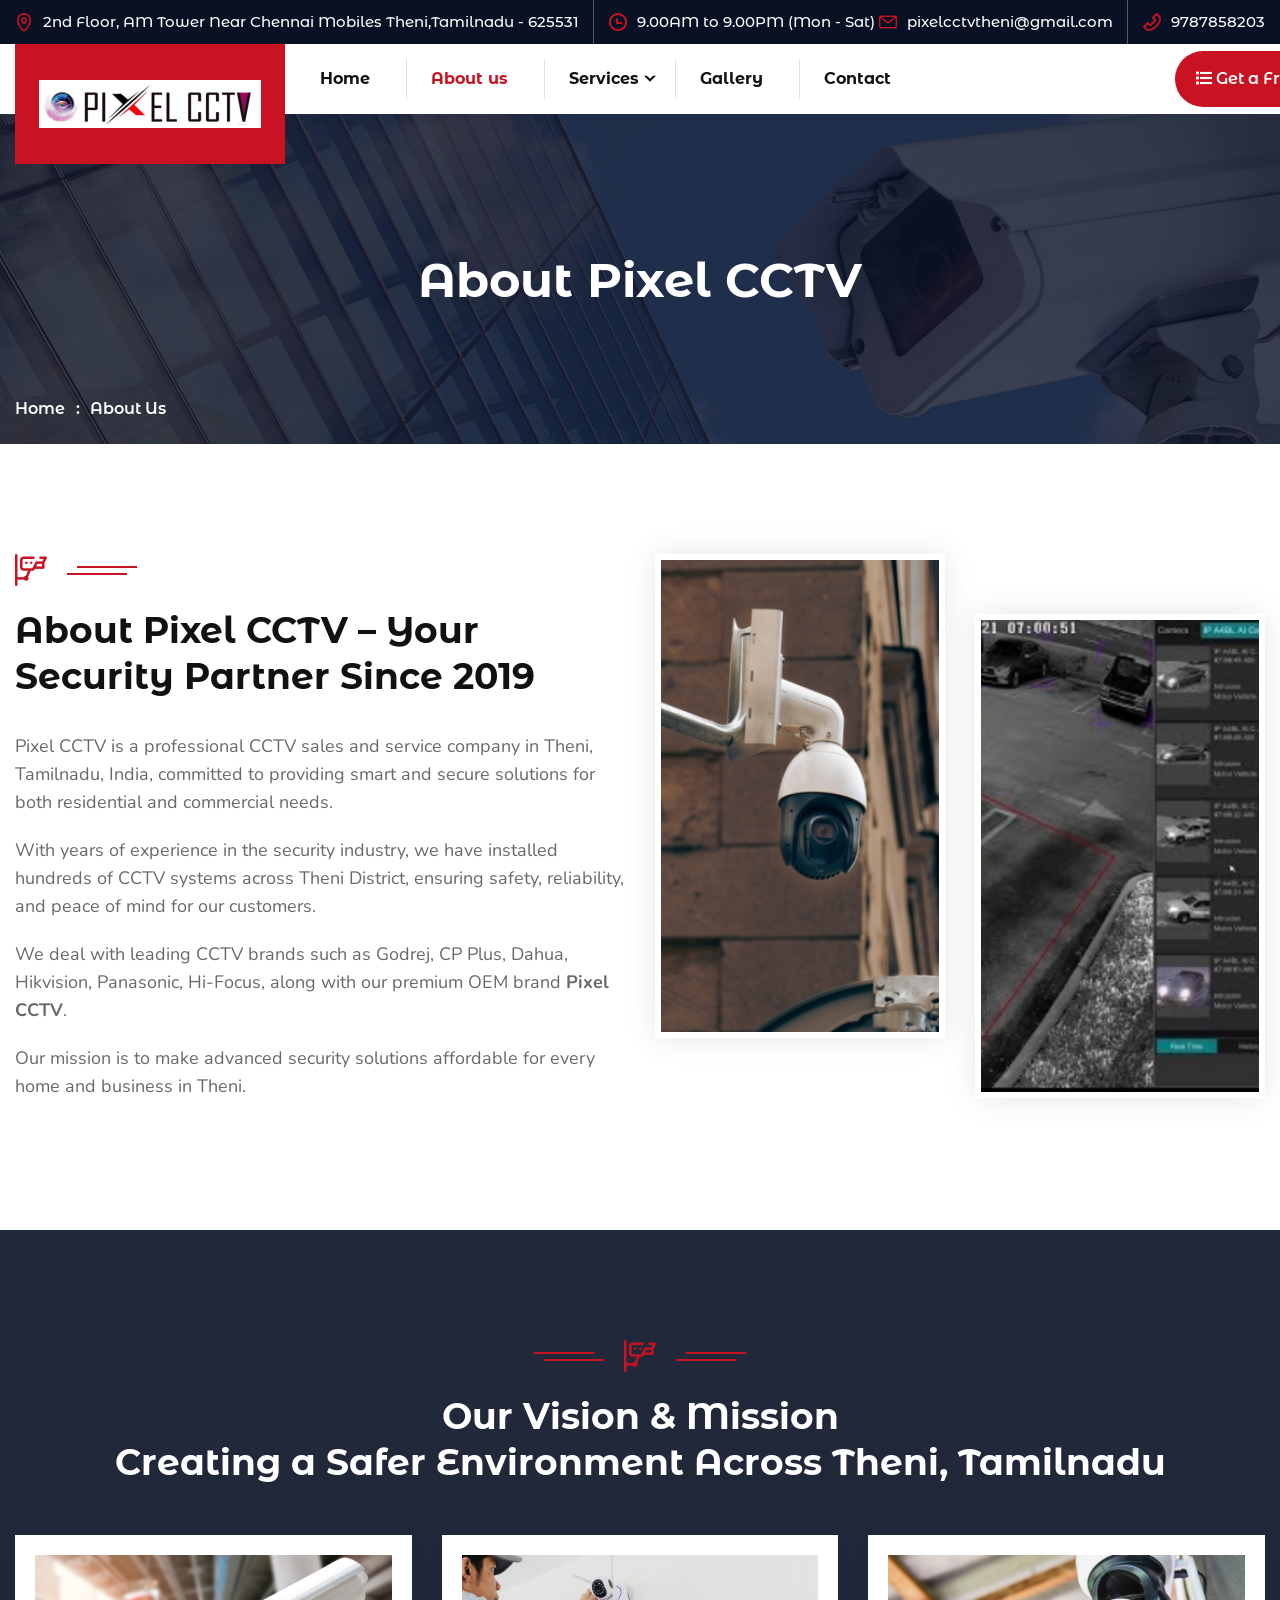
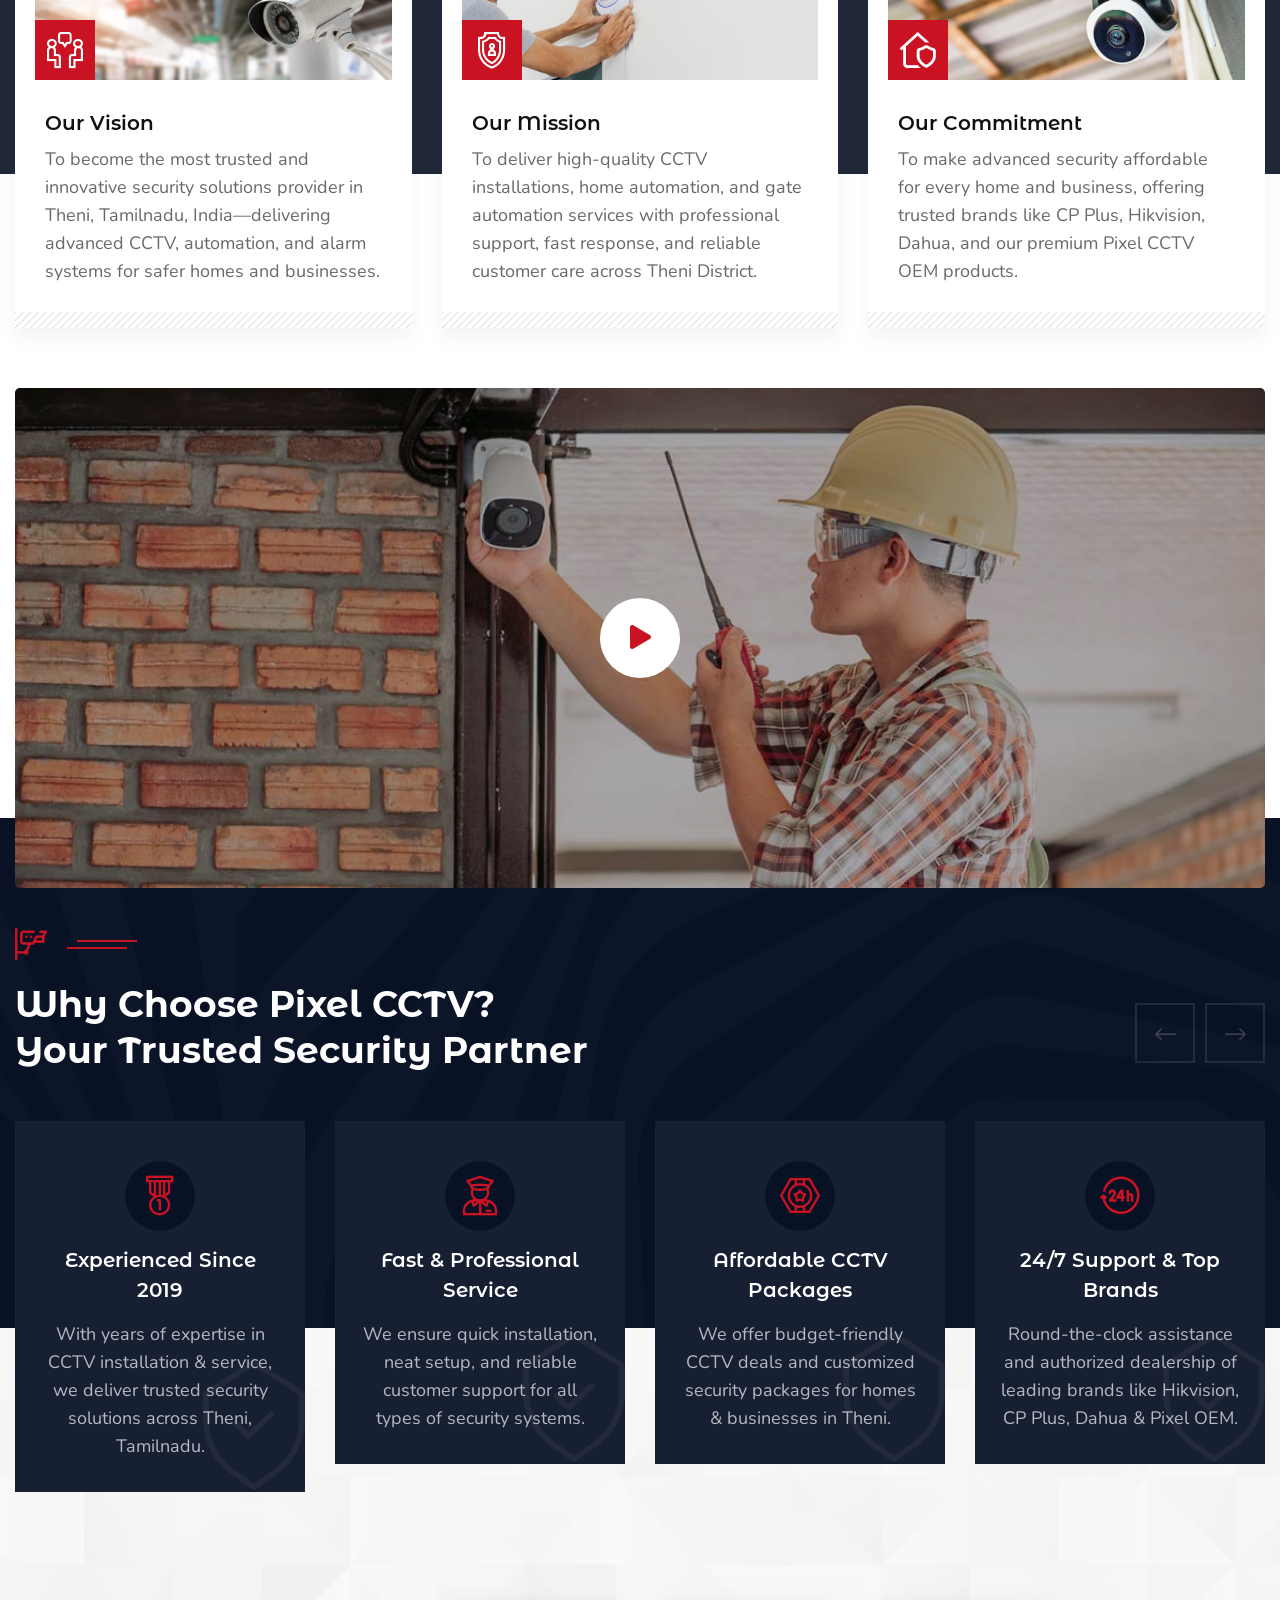
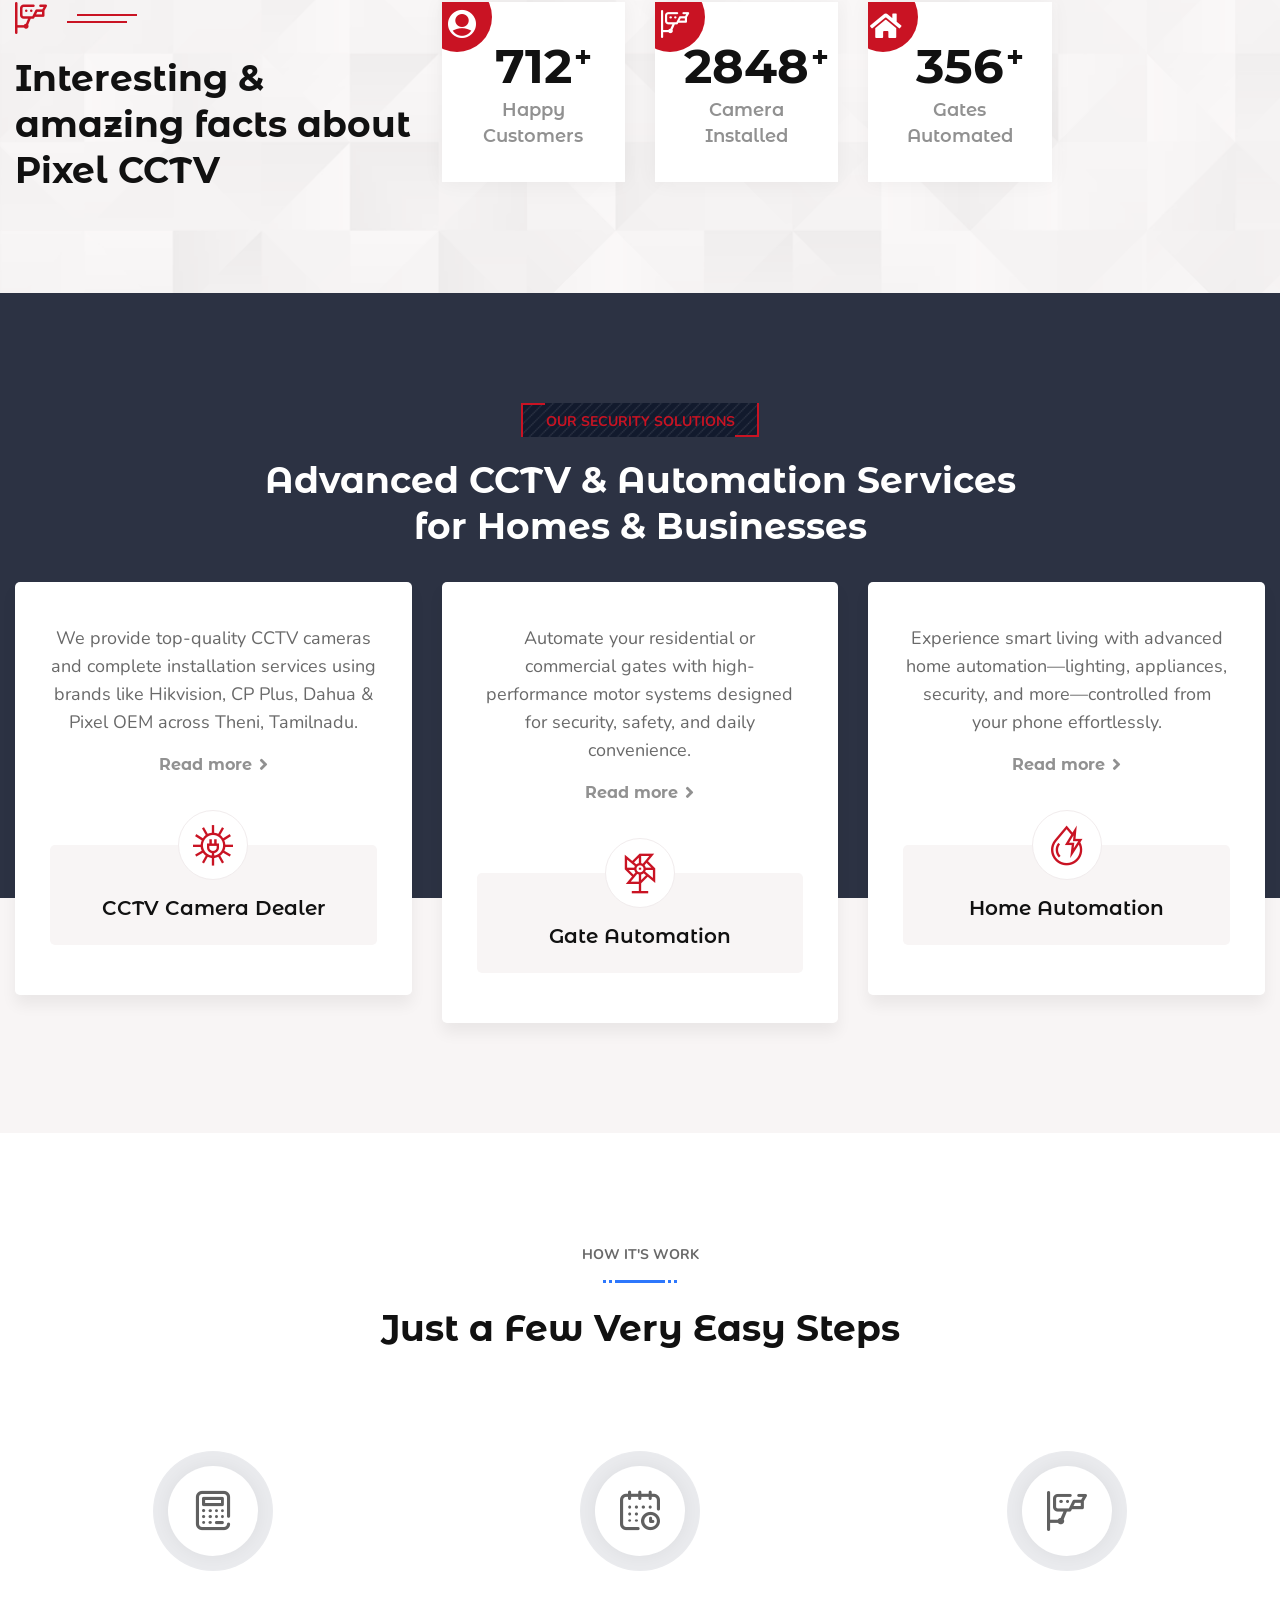
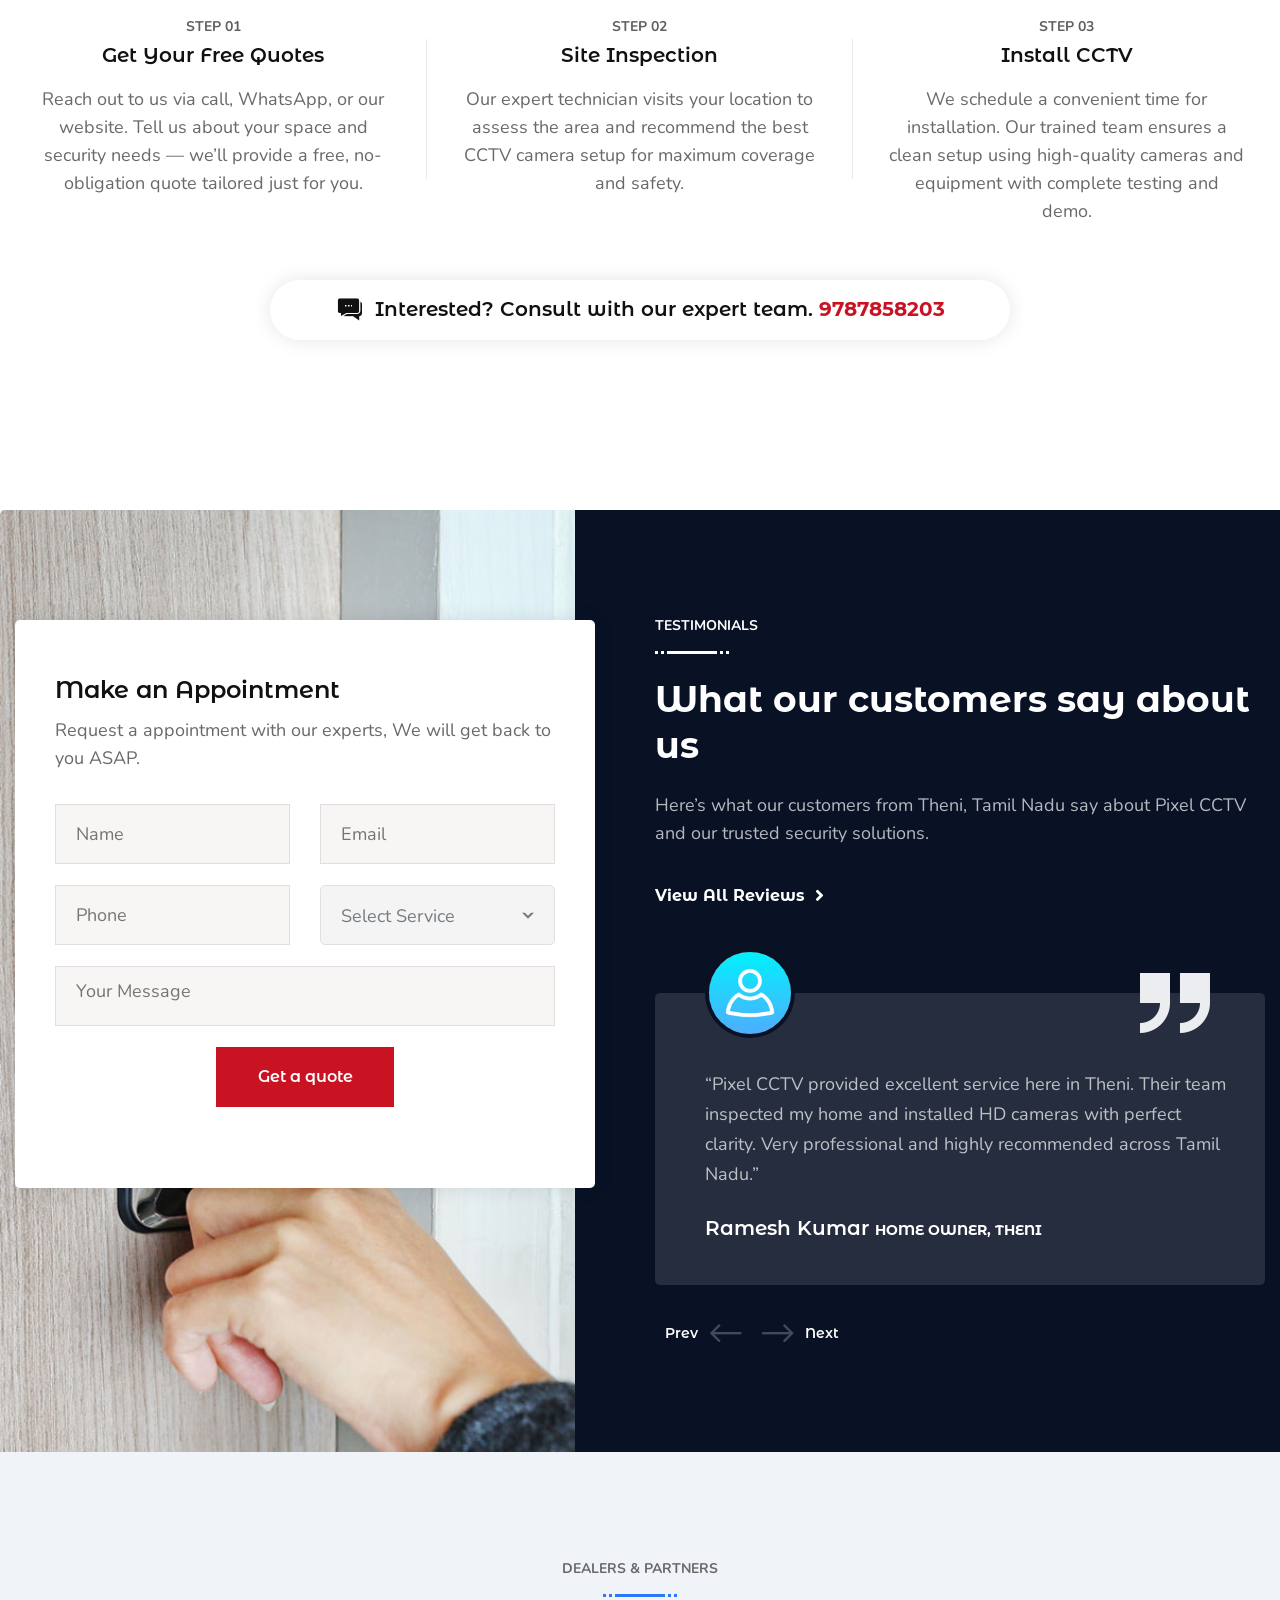
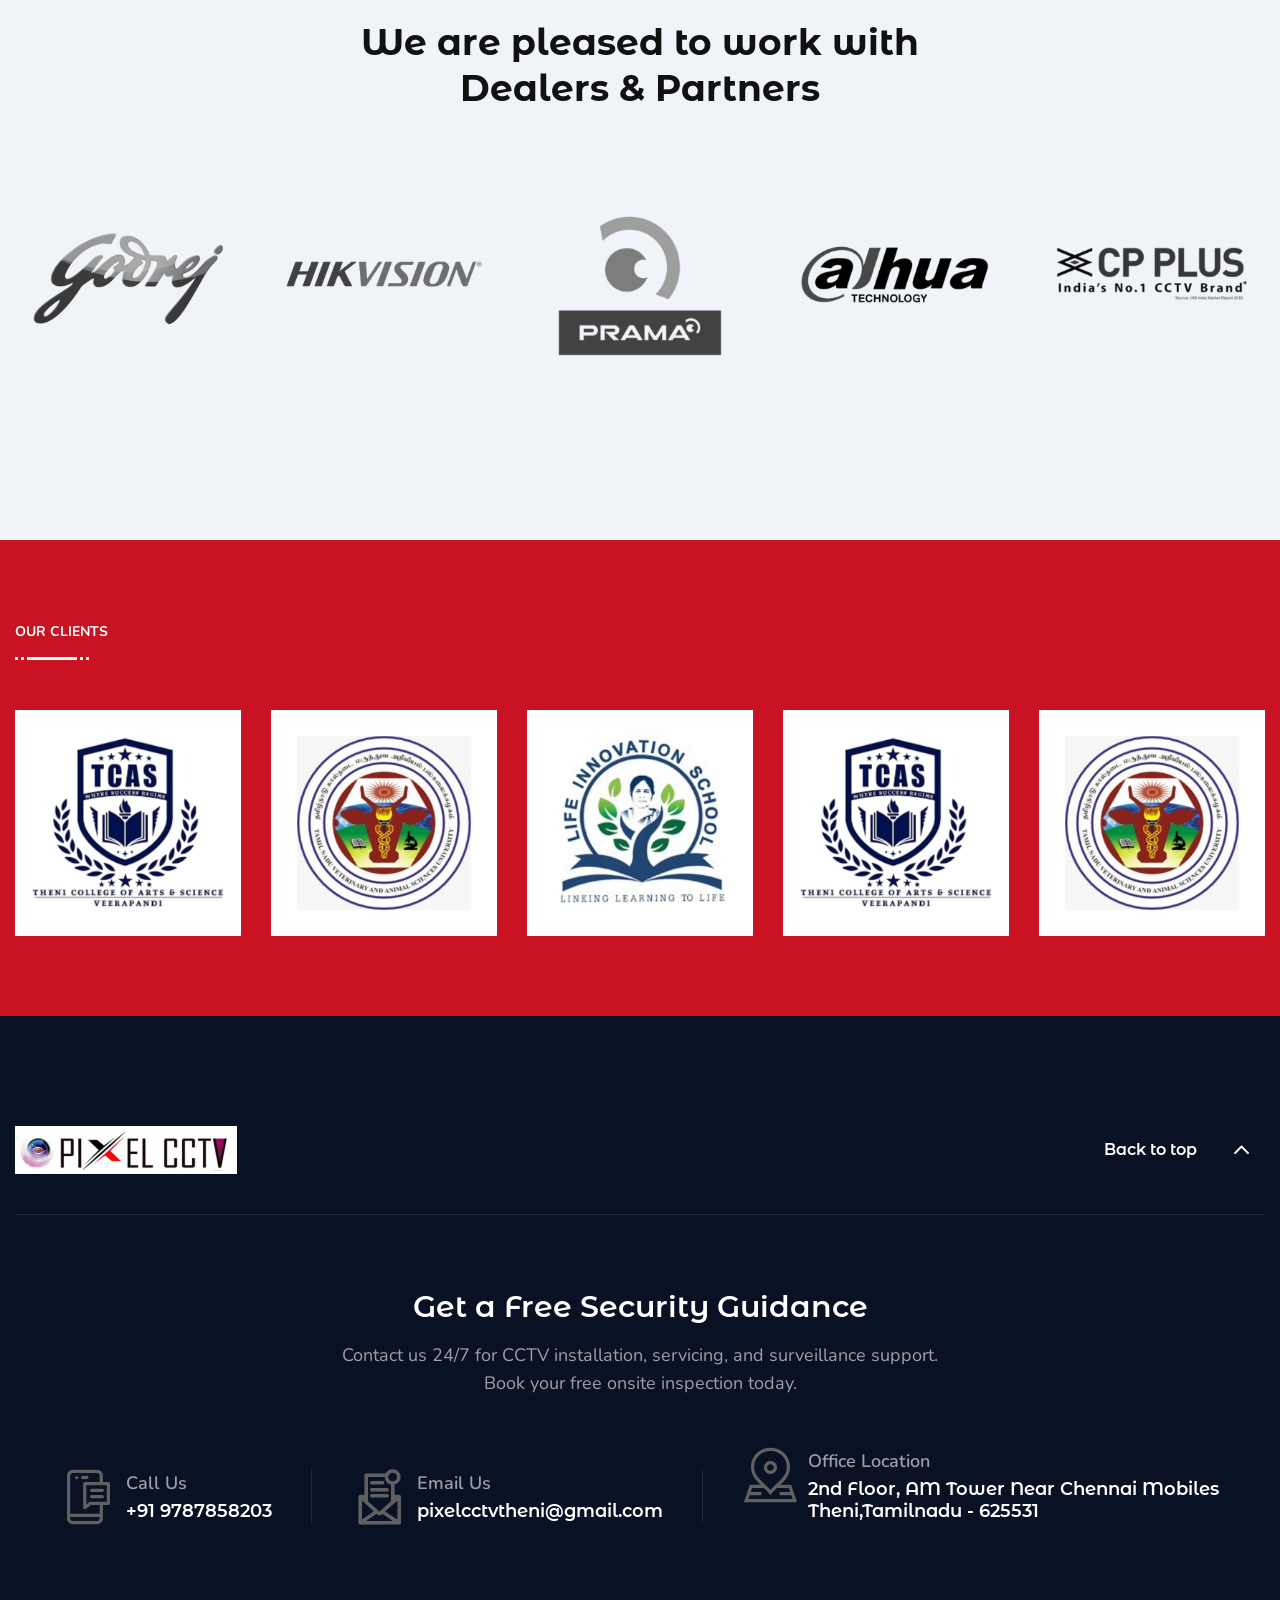
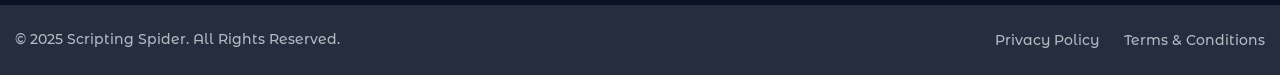
<file: about.html>
<!DOCTYPE html>
<html lang="en">

<head>
<meta charset="utf-8">
<meta http-equiv="X-UA-Compatible" content="IE=edge">
<meta name="viewport" content="width=device-width, initial-scale=1.0, maximum-scale=1.0, user-scalable=0">

<title>About Pixel CCTV Theni | Best CCTV & Security System Provider in Tamil Nadu</title>
<meta name="description" content="Learn about Pixel CCTV, the best CCTV and security system provider in Theni, Tamil Nadu. We specialize in surveillance, automation, and complete security solutions with expert installation.">
<meta name="keywords" content="about pixel cctv, best cctv company theni, security system provider tamilnadu, cctv experts theni, best automation services theni">
<meta name="robots" content="index, follow">


<!-- Fav Icon -->
<link rel="canonical" href="https://pixelcctv.in/about.html">
<link rel="icon" href="assets/images/favicon.png" type="image/x-icon">

<!-- Google Fonts -->
<link href="https://fonts.googleapis.com/css2?family=Nunito:ital,wght@0,300;0,400;0,600;0,700;0,800;0,900;1,300;1,400;1,600;1,700;1,800;1,900&amp;display=swap" rel="stylesheet">
<link href="https://fonts.googleapis.com/css2?family=Montserrat+Alternates:ital,wght@0,300;0,400;0,500;0,600;0,700;0,800;0,900;1,300;1,400;1,500;1,600;1,700;1,800;1,900&amp;display=swap" rel="stylesheet">

<!-- Stylesheets -->
<link href="assets/css/font-awesome-all.css" rel="stylesheet">
<link href="assets/css/flaticon.css" rel="stylesheet">
<link href="assets/css/owl.css" rel="stylesheet">
<link href="assets/css/bootstrap.css" rel="stylesheet">
<link href="assets/css/jquery.fancybox.min.css" rel="stylesheet">
<link href="assets/css/animate.css" rel="stylesheet">
<link href="assets/css/nice-select.css" rel="stylesheet">
<link href="assets/css/color.css" rel="stylesheet">
<link href="assets/css/style.css" rel="stylesheet">
<link href="assets/css/responsive.css" rel="stylesheet">


</head>


<!-- page wrapper -->
<body>

    <div class="boxed_wrapper red">

        <!-- main header -->
        <header class="main-header style-three">
            <!-- header-top -->
            <div class="header-top bg-color-3">
                <div class="auto-container">
                    <div class="top-inner clearfix">
                        <ul class="info clearfix pull-left">
                            <li><i class="icon-placeholder"></i>2nd Floor, AM Tower Near Chennai Mobiles Theni,Tamilnadu
                                - 625531</li>
                            <li><i class="icon-hour"></i>9.00AM to 9.00PM (Mon - Sat)</li>
                        </ul>
                        <ul class="info clearfix pull-right">
                            <li><i class="icon-email-2"></i><a
                                    href="mailto:pixelcctvtheni@gmail.com">pixelcctvtheni@gmail.com</a></li>
                            <li><i class="icon-phone-call1"></i><a href="tel:919787858203">9787858203</a></li>
                        </ul>
                    </div>
                </div>
            </div>

            <!-- header-lower -->
            <div class="header-lower">
                <div class="auto-container">
                    <div class="outer-box clearfix">
                        <div class="logo-box">
                            <figure class="logo"><a href="index.html"><img src="assets/images/logo-4.png" alt=""></a>
                            </figure>
                        </div>
                        <div class="menu-area clearfix">
                            <!--Mobile Navigation Toggler-->
                            <div class="mobile-nav-toggler">
                                <i class="icon-bar"></i>
                                <i class="icon-bar"></i>
                                <i class="icon-bar"></i>
                            </div>
                            <nav class="main-menu navbar-expand-md navbar-light">
                                <div class="collapse navbar-collapse show clearfix" id="navbarSupportedContent">
                                    <ul class="navigation clearfix">
                                        <li><a href="index.html">Home</a></li>
                                        <li class="current"><a href="about.html">About us</a></li>
                                        <li class="dropdown"><a href="#">Services</a>
                                            <ul>
                                                <li><a href="cctv_dealer.html">CCTV Dealer</a></li>
                                                <li><a href="gate_automation.html">Gate Automation</a></li>
                                                <li><a href="home_automation.html">Home Automation</a></li>
                                                <li><a href="burglar_alarm.html">Burglar Alarm</a></li>
                                            </ul>
                                        </li>
                                        <li><a href="gallery.html">Gallery</a></li>
                                        <li><a href="contact.html">Contact</a></li>
                                    </ul>
                                </div>
                            </nav>
                        </div>
                        <ul class="other-option clearfix">
                            <div class="btn-box"><a href="contact.html#quote" class="theme-btn"
                                    style="width: 200px; padding: 15px; border-radius: 30px; margin-top: 5px;"><i
                                        class="fa fa-list"></i> Get a Free Quote</a></div>
                        </ul>
                    </div>
                </div>
            </div>

            <!--sticky Header-->
            <div class="sticky-header">
                <div class="auto-container">
                    <div class="outer-box clearfix">
                        <div class="logo-box">
                            <figure class="logo"><a href="index.html"><img src="assets/images/logo-4.png" alt=""></a>
                            </figure>
                        </div>
                        <div class="menu-area clearfix">
                            <nav class="main-menu clearfix">
                                <!--Keep This Empty / Menu will come through Javascript-->
                            </nav>
                        </div>
                        <ul class="other-option clearfix">
                            <div class="btn-box"><a href="contact.html#quote" class="theme-btn"
                                    style="width: 200px; padding: 15px; border-radius: 30px; margin-top: 5px;"><i
                                        class="fa fa-list"></i> Get a Free Quote</a></div>
                        </ul>
                    </div>
                </div>
            </div>
        </header>
        <!-- main-header end -->

        <!-- Mobile Menu  -->
        <div class="mobile-menu">
            <div class="menu-backdrop"></div>
            <div class="close-btn"><i class="fas fa-times"></i></div>

            <nav class="menu-box">
                <div class="nav-logo"><a href="index.html"><img src="assets/images/logo-4.png" alt="" title=""></a>
                </div>
                <div class="menu-outer"><!--Here Menu Will Come Automatically Via Javascript / Same Menu as in Header-->
                </div>
                <div class="contact-info">
                    <h4>Contact Info</h4>
                    <ul>
                        <li>2nd Floor, AM Tower Near Chennai Mobiles Theni,Tamilnadu - 625531</li>
                        <li><a href="tel:+919787858203">9787858203</a></li>
                        <li><a href="mailto:pixelcctvtheni@gmail.com">pixelcctvtheni@gmail.com</a></li>
                    </ul>
                </div>
                <div class="social-links">
                    <ul class="clearfix">
                        <li><a href="https://www.facebook.com/share/171YEpTLhy/"><span
                                    class="fab fa-facebook-square"></span></a></li>
                        <li><a href="https://wa.me/919787858203"><span class="fab fa-whatsapp"></span></a></li>
                        <li><a
                                href="https://www.instagram.com/pixelcctv.automation?utm_source=qr&igsh=ZTExemJrZGlnb3pq"><span
                                    class="fab fa-instagram"></span></a></li>
                        <li><a href="index.html"><span class="fab fa-youtube"></span></a></li>
                    </ul>
                </div>
            </nav>
        </div><!-- End Mobile Menu -->


        <!-- Page Title -->
        <section class="page-title" style="background-image: url(assets/images/background/page-title.jpg);">
            <div class="auto-container">
                <div class="content-box">
                    <div class="title">
                        <h1>About Pixel CCTV</h1>
                    </div>
                    <ul class="bread-crumb clearfix">
                        <li><a href="index.html">Home</a></li>
                        <li>About Us</li>
                    </ul>
                </div>
            </div>
        </section>
        <!-- End Page Title -->


        <!-- about-style-seven -->
        <section class="about-style-three sec-pad">
            <div class="auto-container">
                <div class="row clearfix">

                    <!-- Content Column -->
                    <div class="col-lg-6 col-md-12 col-sm-12 content-column">
                        <div class="content_block_6">
                            <div class="content-box">
                                <div class="sec-title">
                                    <div class="icon-box">
                                        <i class="icon-camera"></i>
                                        <div class="shape-box">
                                            <div class="shape shape-1"></div>
                                            <div class="shape shape-2"></div>
                                        </div>
                                    </div>
                                    <h2>About Pixel CCTV – Your Security Partner Since 2019</h2>
                                </div>

                                <div class="list clearfix" style="display: flex; flex-direction: column; gap: 20px;">
                                    <p>Pixel CCTV is a professional CCTV sales and service company in Theni, Tamilnadu,
                                        India,
                                        committed to providing smart and secure solutions for both residential and
                                        commercial
                                        needs.</p>

                                    <p>With years of experience in the security industry, we have installed hundreds of
                                        CCTV
                                        systems across Theni District, ensuring safety, reliability, and peace of mind
                                        for our
                                        customers.</p>

                                    <p>We deal with leading CCTV brands such as Godrej, CP Plus, Dahua, Hikvision,
                                        Panasonic,
                                        Hi-Focus, along with our premium OEM brand <strong>Pixel CCTV</strong>.</p>

                                    <p>Our mission is to make advanced security solutions affordable for every home and
                                        business
                                        in Theni.</p>
                                </div>

                                <!-- <div class="link">
                                    <a href="about.html">More about company<i class="fas fa-angle-right"></i></a>
                                </div> -->
                            </div>
                        </div>
                    </div>

                    <!-- Image Column -->
                    <div class="col-lg-6 col-md-12 col-sm-12 image-column">
                        <div class="image_block_3">
                            <div class="image-box">
                                <!-- <figure class="logo-icon"><img src="assets/images/icons/logo-icon.png" alt=""></figure> -->

                                <div class="row clearfix">
                                    <div class="col-lg-6 col-md-6 col-sm-12 column">
                                        <figure class="image wow fadeInUp animated" data-wow-delay="00ms"
                                            data-wow-duration="1500ms">
                                            <img src="assets/images/about/1.jpg" alt="">
                                        </figure>
                                    </div>

                                    <div class="col-lg-6 col-md-6 col-sm-12 column">
                                        <figure class="image wow fadeInUp animated" data-wow-delay="300ms"
                                            data-wow-duration="1500ms">
                                            <img src="assets/images/about/2.jpg" alt="">
                                        </figure>
                                    </div>
                                </div>

                            </div>
                        </div>
                    </div>

                </div>
            </div>
        </section>
        <!-- about-style-seven end -->

                <!-- service-style-three -->
        <section class="service-style-three sec-pad">
            <div class="bg-layer" style="background-image: url(assets/images/background/service-bg-2.jpg);"></div>
            <div class="auto-container">
                <div class="sec-title centred light">
                    <div class="icon-box">
                        <i class="icon-camera"></i>
                        <div class="shape-box">
                            <div class="shape shape-1"></div>
                            <div class="shape shape-2"></div>
                            <div class="shape shape-3"></div>
                            <div class="shape shape-4"></div>
                        </div>
                    </div>
                    <h2>Our Vision & Mission<br />Creating a Safer Environment Across Theni, Tamilnadu</h2>
                </div>

                <div class="row clearfix">

                    <!-- Vision -->
                    <div class="col-lg-4 col-md-6 col-sm-12 service-block">
                        <div class="service-block-three wow fadeInUp animated" data-wow-delay="00ms"
                            data-wow-duration="1500ms">
                            <div class="inner-box">
                                <div class="pattern" style="background-image: url(assets/images/shape/shape-6.png);">
                                </div>
                                <div class="image-box">
                                    <figure class="image"><img src="assets/images/banner/banner-3.jpg" alt=""></figure>
                                    <div class="icon-box"><i class="icon-consultation"></i></div>
                                    <div class="link"><a href="#"><i class="icon-right-arrow"></i></a></div>
                                </div>
                                <div class="lower-content">
                                    <h4><a href="#">Our Vision</a></h4>
                                    <p>To become the most trusted and innovative security solutions provider in Theni,
                                        Tamilnadu, India—delivering advanced CCTV, automation, and alarm systems for
                                        safer homes and businesses.</p>
                                </div>
                            </div>
                        </div>
                    </div>

                    <!-- Mission 1 -->
                    <div class="col-lg-4 col-md-6 col-sm-12 service-block">
                        <div class="service-block-three wow fadeInUp animated" data-wow-delay="300ms"
                            data-wow-duration="1500ms">
                            <div class="inner-box">
                                <div class="pattern" style="background-image: url(assets/images/shape/shape-6.png);">
                                </div>
                                <div class="image-box">
                                    <figure class="image"><img src="assets/images/banner/banner-2.jpg" alt=""></figure>
                                    <div class="icon-box"><i class="icon-personal-security"></i></div>
                                    <div class="link"><a href="#"><i class="icon-right-arrow"></i></a></div>
                                </div>
                                <div class="lower-content">
                                    <h4><a href="#">Our Mission</a></h4>
                                    <p>To deliver high-quality CCTV installations, home automation, and gate automation
                                        services with professional support, fast response, and reliable customer care
                                        across Theni District.</p>
                                </div>
                            </div>
                        </div>
                    </div>

                    <!-- Mission 2 -->
                    <div class="col-lg-4 col-md-6 col-sm-12 service-block">
                        <div class="service-block-three wow fadeInUp animated" data-wow-delay="600ms"
                            data-wow-duration="1500ms">
                            <div class="inner-box">
                                <div class="pattern" style="background-image: url(assets/images/shape/shape-6.png);">
                                </div>
                                <div class="image-box">
                                    <figure class="image"><img src="assets/images/banner/banner-1.jpg" alt=""></figure>
                                    <div class="icon-box"><i class="icon-protection"></i></div>
                                    <div class="link"><a href="#"><i class="icon-right-arrow"></i></a></div>
                                </div>
                                <div class="lower-content">
                                    <h4><a href="#">Our Commitment</a></h4>
                                    <p>To make advanced security affordable for every home and business, offering
                                        trusted brands like CP Plus, Hikvision, Dahua, and our premium Pixel CCTV OEM
                                        products.</p>
                                </div>
                            </div>
                        </div>
                    </div>

                </div>
            </div>
        </section>
        <!-- service-style-three -->

        

        <!-- video-section -->
        <section class="video-section" style="margin-bottom: 40px; margin-top:-50px;">
            <div class="auto-container">
                <div class="inner-container">
                    <div class="video-inner" style="background-image: url(assets/images/background/video-1.jpg);">
                        <div class="video-btn">
                            <!-- <a href="https://www.youtube.com/watch?v=nfP5N9Yc72A&amp;t=28s" class="lightbox-image" data-caption=""> -->
                            <a href="#" class="lightbox-image" data-caption="">
                                <i class="fas fa-play"></i>
                                <span class="border-animation border-1"></span>
                                <span class="border-animation border-2"></span>
                                <span class="border-animation border-3"></span>
                            </a>
                        </div>
                    </div>
                </div>
            </div>
        </section>
        <!-- video-section end -->


        <!-- chooseus-style-three -->
        <section class="chooseus-section sec-pad bg-color-3">
            <div class="pattern-layer" style="background-image: url(assets/images/shape/shape-8.png);"></div>
            <div class="auto-container">
                <div class="sec-title light">
                    <div class="icon-box">
                        <i class="icon-camera"></i>
                        <div class="shape-box">
                            <div class="shape shape-1"></div>
                            <div class="shape shape-2"></div>
                        </div>
                    </div>
                    <h2>Why Choose Pixel CCTV?<br />Your Trusted Security Partner</h2>
                </div>

                <div class="four-item-carousel owl-carousel owl-theme owl-dots-none">

                    <!-- Experienced CCTV Experts -->
                    <div class="chooseus-block-one">
                        <div class="inner-box">
                            <div class="light-icon"><i class="icon-shield"></i></div>
                            <div class="icon-box"><i class="icon-winner"></i></div>
                            <h4>Experienced Since 2019</h4>
                            <p>With years of expertise in CCTV installation & service, we deliver trusted security
                                solutions across Theni, Tamilnadu.</p>
                        </div>
                    </div>

                    <!-- Fast Installation -->
                    <div class="chooseus-block-one">
                        <div class="inner-box">
                            <div class="light-icon"><i class="icon-shield"></i></div>
                            <div class="icon-box"><i class="icon-guard"></i></div>
                            <h4>Fast & Professional Service</h4>
                            <p>We ensure quick installation, neat setup, and reliable customer support for all types of
                                security systems.</p>
                        </div>
                    </div>

                    <!-- Affordable Packages -->
                    <div class="chooseus-block-one">
                        <div class="inner-box">
                            <div class="light-icon"><i class="icon-shield"></i></div>
                            <div class="icon-box"><i class="icon-badge"></i></div>
                            <h4>Affordable CCTV Packages</h4>
                            <p>We offer budget-friendly CCTV deals and customized security packages for homes &
                                businesses in Theni.</p>
                        </div>
                    </div>

                    <!-- 24/7 Support + Top Brands -->
                    <div class="chooseus-block-one">
                        <div class="inner-box">
                            <div class="light-icon"><i class="icon-shield"></i></div>
                            <div class="icon-box"><i class="icon-24-hours1"></i></div>
                            <h4>24/7 Support & Top Brands</h4>
                            <p>Round-the-clock assistance and authorized dealership of leading brands like Hikvision, CP
                                Plus, Dahua & Pixel OEM.</p>
                        </div>
                    </div>

                </div>
            </div>
        </section>
        <!-- chooseus-style-three end -->
       
        <!-- funfact-section -->
        <section class="funfact-section">
            <div class="pattern-layer" style="background-image: url(assets/images/shape/shape-7.png);"></div>
            <div class="auto-container">
                <div class="row clearfix">
                    <div class="col-lg-4 col-md-12 col-sm-12 title-column">
                        <div class="sec-title">
                            <div class="icon-box">
                                <i class="icon-camera"></i>
                                <div class="shape-box">
                                    <div class="shape shape-1"></div>
                                    <div class="shape shape-2"></div>
                                </div>
                            </div>
                            <h2>Interesting & amazing facts about Pixel CCTV</h2>
                        </div>
                    </div>

                    <div class="col-lg-8 col-md-12 col-sm-12 counter-column">
                        <div class="counter-content centred">
                            <div class="row clearfix">

                                <!-- New Counters -->
                                <div class="col-lg-3 col-md-6 col-sm-12 counter-block">
                                    <div class="counter-block-one wow slideInUp animated" data-wow-delay="800ms"
                                        data-wow-duration="1500ms">
                                        <div class="inner-box">
                                            <div class="icon-box"><i class="icon-user"></i></div>
                                            <div class="count-outer count-box">
                                                <span class="count-text" data-speed="1500"
                                                    data-stop="1000">0</span><span class="symble">+</span>
                                            </div>
                                            <h5>Happy Customers</h5>
                                        </div>
                                    </div>
                                </div>

                                <div class="col-lg-3 col-md-6 col-sm-12 counter-block">
                                    <div class="counter-block-one wow slideInUp animated" data-wow-delay="1000ms"
                                        data-wow-duration="1500ms">
                                        <div class="inner-box">
                                            <div class="icon-box"><i class="icon-camera"></i></div>
                                            <div class="count-outer count-box">
                                                <span class="count-text" data-speed="1500"
                                                    data-stop="4000">0</span><span class="symble">+</span>
                                            </div>
                                            <h5>Camera Installed</h5>
                                        </div>
                                    </div>
                                </div>

                                <div class="col-lg-3 col-md-6 col-sm-12 counter-block">
                                    <div class="counter-block-one wow slideInUp animated" data-wow-delay="1200ms"
                                        data-wow-duration="1500ms">
                                        <div class="inner-box">
                                            <div class="icon-box"><i class="fa fa-home"></i></div>
                                            <div class="count-outer count-box">
                                                <span class="count-text" data-speed="1500" data-stop="500">0</span><span
                                                    class="symble">+</span>
                                            </div>
                                            <h5>Gates Automated</h5>
                                        </div>
                                    </div>
                                </div>

                            </div><!-- end row -->
                        </div>
                    </div>

                </div>
            </div>
        </section>
        <!-- funfact-section end -->

        <!-- service-section-->
        <section class="service-style-five sec-pad centred bg-color-6">
            <div class="bg-layer" style="background-image: url(assets/images/banner/banner-3.jpg);"></div>
            <div class="auto-container">
                <div class="sec-title light">
                    <div class="top-title">
                        <div class="shape">
                            <div class="line line-1"></div>
                            <div class="line line-2"></div>
                            <div class="line line-3"></div>
                            <div class="line line-4"></div>
                            <div class="bg-shape" style="background-image: url(assets/images/icons/bg-shape-2.png);">
                            </div>
                        </div>
                        <p>Our Security Solutions</p>
                    </div>
                    <h2>Advanced CCTV & Automation Services<br>for Homes & Businesses</h2>
                </div>

                <div class="row clearfix">

                    <!-- CCTV Dealer -->
                    <div class="col-lg-4 col-md-6 col-sm-12 service-block">
                        <div class="service-block-four wow fadeInUp animated" data-wow-delay="00ms"
                            data-wow-duration="1500ms">
                            <div class="inner-box">
                                <div class="text">
                                    <p>We provide top-quality CCTV cameras and complete installation services using
                                        brands like Hikvision, CP Plus, Dahua & Pixel OEM across Theni, Tamilnadu.</p>
                                    <a href="#">Read more<i class="fas fa-angle-right"></i></a>
                                </div>
                                <div class="inner">
                                    <div class="icon-box"><i class="icon-sun-energy-1"></i></div>
                                    <h4>CCTV Camera Dealer</h4>
                                </div>
                            </div>
                        </div>
                    </div>

                    <!-- Gate Automation -->
                    <div class="col-lg-4 col-md-6 col-sm-12 service-block">
                        <div class="service-block-four wow fadeInUp animated" data-wow-delay="300ms"
                            data-wow-duration="1500ms">
                            <div class="inner-box">
                                <div class="text">
                                    <p>Automate your residential or commercial gates with high-performance motor systems
                                        designed for security, safety, and daily convenience.</p>
                                    <a href="#">Read more<i class="fas fa-angle-right"></i></a>
                                </div>
                                <div class="inner">
                                    <div class="icon-box"><i class="icon-pinwheel"></i></div>
                                    <h4>Gate Automation</h4>
                                </div>
                            </div>
                        </div>
                    </div>

                    <!-- Home Automation -->
                    <div class="col-lg-4 col-md-6 col-sm-12 service-block">
                        <div class="service-block-four wow fadeInUp animated" data-wow-delay="600ms"
                            data-wow-duration="1500ms">
                            <div class="inner-box">
                                <div class="text">
                                    <p>Experience smart living with advanced home automation—lighting, appliances,
                                        security, and more—controlled from your phone effortlessly.</p>
                                    <a href="#">Read more<i class="fas fa-angle-right"></i></a>
                                </div>
                                <div class="inner">
                                    <div class="icon-box"><i class="icon-hydro-power"></i></div>
                                    <h4>Home Automation</h4>
                                </div>
                            </div>
                        </div>
                    </div>

                </div> <!-- row -->
            </div>
        </section>
        <!-- service-section end -->

                <section class="work-style-two sec-pad centred">
            <div class="auto-container">

                <!-- Updated Title -->
                <div class="sec-title-two centred wow fadeInDown animated" data-wow-delay="00ms"
                    data-wow-duration="1500ms">
                    <p>HOW IT'S WORK</p>
                    <h2>Just a Few Very Easy Steps</h2>
                </div>

                <div class="inner-container wow fadeInUp animated" data-wow-delay="00ms" data-wow-duration="1500ms">
                    <div class="row clearfix">

                        <!-- Step 1 -->
                        <div class="col-lg-4 col-md-6 col-sm-12 work-block">
                            <div class="work-block-one">
                                <div class="inner-box">
                                    <div class="icon-box"><i class="icon-calculator"></i></div>
                                    <span>Step 01</span>
                                    <h4>Get Your Free Quotes</h4>
                                    <p>Reach out to us via call, WhatsApp, or our website. Tell us about your space and
                                        security needs — we’ll provide a free, no-obligation quote tailored just for
                                        you.</p>
                                </div>
                            </div>
                        </div>

                        <!-- Step 2 -->
                        <div class="col-lg-4 col-md-6 col-sm-12 work-block">
                            <div class="work-block-one">
                                <div class="inner-box">
                                    <div class="icon-box"><i class="icon-calendar"></i></div>
                                    <span>Step 02</span>
                                    <h4>Site Inspection</h4>
                                    <p>Our expert technician visits your location to assess the area and recommend the
                                        best CCTV camera setup for maximum coverage and safety.</p>
                                </div>
                            </div>
                        </div>

                        <!-- Step 3 -->
                        <div class="col-lg-4 col-md-6 col-sm-12 work-block">
                            <div class="work-block-one">
                                <div class="inner-box">
                                    <div class="icon-box"><i class="icon-camera"></i></div>
                                    <span>Step 03</span>
                                    <h4>Install CCTV</h4>
                                    <p>We schedule a convenient time for installation. Our trained team ensures a clean
                                        setup using high-quality cameras and equipment with complete testing and demo.
                                    </p>
                                </div>
                            </div>
                        </div>

                    </div>

                    <!-- Optional Bottom Text (Kept as it is, you can remove if not needed) -->
                    <div class="more-text">
                        <h4><i class="icon-chat"></i>Interested? Consult with our expert team.
                            <a href="tel:919787858203">9787858203</a>
                        </h4>
                    </div>

                </div>
            </div>
        </section>

        <section class="testimonial-style-five bg-color-3 sec-pad">
            <div class="bg-layer" style="background-image: url(assets/images/background/testimonial-bg-3.jpg);"></div>
            <div class="auto-container">
                <div class="row clearfix">

                    <!-- Appointment Left Side -->
                    <div class="col-lg-6 col-md-12 col-sm-12 content-column">
                        <div class="content_block_11">
                            <div class="content-box wow fadeInLeft animated" data-wow-delay="00ms"
                                data-wow-duration="1500ms">
                                <div class="text">
                                    <h3>Make an Appointment</h3>
                                    <p>Request a appointment with our experts, We will get back to you ASAP.
                                    </p>
                                </div>
                            <form id="contact-form" class="default-form">
                                <div class="row clearfix">
                                    <div class="col-lg-6 col-md-6 col-sm-12 form-group">
                                        <input type="text" id="name" name="username" placeholder="Name" required>
                                    </div>

                                    <div class="col-lg-6 col-md-6 col-sm-12 form-group">
                                        <input type="email" id="email" name="email" placeholder="Email" required>
                                    </div>

                                    <div class="col-lg-6 col-md-6 col-sm-12 form-group">
                                        <input type="text" id="phone" name="phone" placeholder="Phone" required>
                                    </div>

                                    <div class="col-lg-6 col-md-6 col-sm-12 form-group">
                                        <select id="service" required>
                                            <option value="">Select Service</option>
                                            <option value="CCTV">CCTV</option>
                                            <option value="Home Automation">Home Automation</option>
                                            <option value="Gate Automation">Gate Automation</option>
                                            <option value="Burglar Alarm">Burglar Alarm</option>
                                        </select>
                                    </div>

                                    <div class="col-lg-12 col-md-12 col-sm-12 form-group">
                                        <textarea id="message" name="message" placeholder="Your Message"></textarea>
                                    </div>

                                    <div class="col-lg-12 col-md-12 col-sm-12 form-group message-btn centred">
                                        <button class="theme-btn style-one" type="submit">Get a quote</button>
                                    </div>
                                </div>
                            </form>
                            </div>
                        </div>
                    </div>

                    <!-- Testimonials Right Side -->
                    <div class="col-lg-6 col-md-12 col-sm-12 content-column">
                        <div class="content_block_12">
                            <div class="content-box">
                                <div class="sec-title-two light">
                                    <p>Testimonials</p>
                                    <h2>What our customers say about us</h2>
                                </div>
                                <div class="text">
                                    <p>Here’s what our customers from Theni, Tamil Nadu say about Pixel CCTV and our
                                        trusted security solutions.</p>
                                    <a href="#" class="link">View All Reviews<i class="fas fa-angle-right"></i></a>
                                </div>

                                <div class="single-item-carousel owl-carousel owl-theme owl-dots-none">

                                    <!-- Testimonial 1 -->
                                    <div class="testimonial-block-three">
                                        <div class="inner-box">
                                            <div class="icon-box"><i class="icon-quote"></i></div>
                                            <figure class="image-box">
                                                <img src="assets/images/resource/user_icon.jpg" alt="">
                                            </figure>
                                            <p>“Pixel CCTV provided excellent service here in Theni. Their team
                                                inspected my home and installed HD cameras with perfect clarity. Very
                                                professional and highly recommended across Tamil Nadu.”</p>
                                            <h4>Ramesh Kumar <span>Home Owner, Theni</span></h4>
                                        </div>
                                    </div>

                                    <!-- Testimonial 2 -->
                                    <div class="testimonial-block-three">
                                        <div class="inner-box">
                                            <div class="icon-box"><i class="icon-quote"></i></div>
                                            <figure class="image-box">
                                                <img src="assets/images/resource/user_icon.jpg" alt="">
                                            </figure>
                                            <p>“Pixel CCTV installed cameras for our shop in Bodinayakanur. The team was
                                                quick, polite, and knowledgeable. Best CCTV service in Theni District.
                                                Our security has improved a lot.”</p>
                                            <h4>Sathish Raj <span>Business Owner, Bodinayakanur</span></h4>
                                        </div>
                                    </div>

                                    <!-- Testimonial 3 -->
                                    <div class="testimonial-block-three">
                                        <div class="inner-box">
                                            <div class="icon-box"><i class="icon-quote"></i></div>
                                            <figure class="image-box">
                                                <img src="assets/images/resource/user_icon.jpg" alt="">
                                            </figure>
                                            <p>“I contacted Pixel CCTV for our office surveillance in Theni. They
                                                provided a detailed quote, quick installation, and perfect guidance. One
                                                of the best CCTV service providers in Tamil Nadu.”</p>
                                            <h4>Anitha M <span>Office Administrator, Theni</span></h4>
                                        </div>
                                    </div>

                                </div><!-- end carousel -->

                            </div>
                        </div>
                    </div>

                </div>
            </div>
        </section>

        <section class="clients-section style-two">
            <div class="auto-container">
                <div class="sec-title-two centred">
                    <p>Dealers &amp; Partners</p>
                    <h2>We are pleased to work with <br>Dealers & Partners</h2>
                </div>
                <div class="clients-carousel owl-carousel owl-theme owl-nav-none owl-dots-none owl-loaded owl-drag">
                    <div class="owl-stage-outer">
                        <div class="owl-stage"
                            style="transform: translate3d(-2160px, 0px, 0px); transition: 3s; width: 3600px;">
                            <div class="owl-item" style="width: 210px; margin-right: 30px;">
                                <figure class="clients-logo-box"><a href="#"><img
                                            src="assets/images/dealers/d1.png" alt=""></a></figure>
                            </div>
                            <div class="owl-item" style="width: 210px; margin-right: 30px;">
                                <figure class="clients-logo-box"><a href="#"><img
                                            src="assets/images/dealers/d2.png" alt=""></a></figure>
                            </div>
                            <div class="owl-item" style="width: 210px; margin-right: 30px;">
                                <figure class="clients-logo-box"><a href="#"><img
                                            src="assets/images/dealers/d3.png" alt=""></a></figure>
                            </div>
                            <div class="owl-item" style="width: 210px; margin-right: 30px;">
                                <figure class="clients-logo-box"><a href="#"><img
                                            src="assets/images/dealers/d4.png" alt=""></a></figure>
                            </div>
                            <div class="owl-item" style="width: 210px; margin-right: 30px;">
                                <figure class="clients-logo-box"><a href="#"><img
                                            src="assets/images/dealers/d5.png" alt=""></a></figure>
                            </div>
                            <div class="owl-item" style="width: 210px; margin-right: 30px;">
                                <figure class="clients-logo-box"><a href="#"><img
                                            src="assets/images/dealers/d6.png" alt=""></a></figure>
                            </div>
                        </div>
                    </div>
                    <div class="owl-nav disabled"><button type="button" role="presentation" class="owl-prev"><span
                                class="fas fa-angle-left"></span></button><button type="button" role="presentation"
                            class="owl-next"><span class="fas fa-angle-right"></span></button></div>
                    <div class="owl-dots disabled"><button role="button" class="owl-dot active"><span></span></button>
                    </div>
                </div>
            </div>
        </section>


        <section class="clients-section bg-color-2">
            <div class="auto-container">
                <div class="clients-carousel owl-carousel owl-theme owl-nav-none owl-dots-none owl-loaded owl-drag">


                    <div class="sec-title-two light">
                        <p>Our Clients</p>
                        <!-- <h2>What our customers say about us</h2> -->
                    </div>
                    <div class="owl-stage-outer">
                        <div class="owl-stage"
                            style="transform: translate3d(-2160px, 0px, 0px); transition: 3s; width: 3600px;">
                            <div class="owl-item" style="width: 210px; margin-right: 30px;">
                                <figure class="clients-logo-box"><a href="#"><img
                                            src="assets/images/clients/c1.jpg" alt=""></a></figure>
                            </div>
                            <div class="owl-item" style="width: 210px; margin-right: 30px;">
                                <figure class="clients-logo-box"><a href="#"><img
                                            src="assets/images/clients/c3.jpg" alt=""></a></figure>
                            </div>
                            <!-- <div class="owl-item active" style="width: 210px; margin-right: 30px;">
                                <figure class="clients-logo-box"><a href="#"><img
                                            src="assets/images/clients/c1.jpeg" alt=""></a></figure>
                            </div> -->
                            <div class="owl-item" style="width: 210px; margin-right: 30px;">
                                <figure class="clients-logo-box"><a href="#"><img
                                            src="assets/images/clients/c2.jpg" alt=""></a></figure>
                            </div>
                        </div>
                    </div>
                    <div class="owl-nav disabled"><button type="button" role="presentation" class="owl-prev"><span
                                class="fas fa-angle-left"></span></button><button type="button" role="presentation"
                            class="owl-next"><span class="fas fa-angle-right"></span></button></div>
                    <div class="owl-dots disabled"><button role="button" class="owl-dot active"><span></span></button>
                    </div>
                </div>
            </div>
        </section>

        <!-- main-footer -->
        <footer class="main-footer bg-color-3">
            <div class="auto-container">
                <div class="footer-top-five">
                    <div class="upper-inner">
                        <!-- <ul class="social-style-two clearfix">
                            <li><a href="#"><i class="fab fa-facebook-f"></i></a></li>
                            <li><a href="#"><i class="fab fa-twitter"></i></a></li>
                            <li><a href="#"><i class="fab fa-youtube"></i></a></li>
                            <li><a href="#"><i class="fab fa-linkedin-in"></i></a></li>
                        </ul> -->
                        <div class="footer-logo">
                            <figure class="logo"><a href="#"><img src="assets/images/logo-4.png"
                                        alt="Pixel CCTV Logo"></a></figure>
                        </div>
                        <button class="scroll-top-2 scroll-to-target" data-target="html">Back to top<i
                                class="fal fa-angle-up"></i></button>
                    </div>

                    <div class="content-box centred">
                        <div class="text">
                            <h3>Get a Free Security Guidance</h3>
                            <p>Contact us 24/7 for CCTV installation, servicing, and surveillance support.<br>Book your
                                free onsite inspection today.</p>
                        </div>
                        <ul class="info clearfix">
                            <li>
                                <i class="icon-smartphone"></i>
                                <p>Call Us</p>
                                <h5><a href="tel:+919787858203">+91 9787858203</a></h5>
                            </li>
                            <li>
                                <i class="icon-email"></i>
                                <p>Email Us</p>
                                <h5><a href="mailto:pixelcctvtheni@gmail.com">pixelcctvtheni@gmail.com</a></h5>
                            </li>
                            <li>
                                <i class="icon-location"></i>
                                <p>Office Location</p>
                                <h5>2nd Floor, AM Tower Near Chennai Mobiles <br> Theni,Tamilnadu - 625531</h5>
                            </li>
                        </ul>
                    </div>

                </div>
            </div>

            <div class="footer-bottom style-five">
                <div class="auto-container">
                    <div class="bottom-inner clearfix">
                        <div class="copyright pull-left">
                            <p>© 2025 <a href="https://scriptingspider.com/">Scripting Spider</a>. All Rights Reserved.
                            </p>
                        </div>
                        <ul class="footer-nav pull-right clearfix">
                            <li><a href="privacy_policy.html" target="_blank">Privacy Policy</a></li>
                            <li><a href="terms_and_conditions.html" target="_blank">Terms &amp; Conditions</a></li>
                            <!-- <li><a href="#">Site Map</a></li> -->
                        </ul>
                    </div>
                </div>
            </div>
        </footer>

        <!-- main-footer end -->



        <!--Scroll to top-->
        <button class="scroll-top scroll-to-target" data-target="html">
            <span class="fal fa-angle-up"></span>
        </button>
    </div>


    <!-- jequery plugins -->
        <script>
        document.getElementById("contact-form").addEventListener("submit", function (e) {
            e.preventDefault();

            let name = document.getElementById("name").value.trim();
            let email = document.getElementById("email").value.trim();
            let phone = document.getElementById("phone").value.trim();
            let service = document.getElementById("service").value.trim();
            let message = document.getElementById("message").value.trim();

            // Validation
            if (name.length < 3) {
                alert("Please enter a valid name.");
                return;
            }

            let emailPattern = /^[^ ]+@[^ ]+\.[a-z]{2,3}$/;
            if (!email.match(emailPattern)) {
                alert("Please enter a valid email.");
                return;
            }

            let phonePattern = /^[0-9]{10}$/;
            if (!phone.match(phonePattern)) {
                alert("Please enter a valid 10-digit phone number.");
                return;
            }

            if (service === "") {
                alert("Please select a service.");
                return;
            }

            if (message.length < 3) {
                alert("Please enter a message.");
                return;
            }

            // WhatsApp Template Message
            let whatsappMessage =
                "📩 *New Service Inquiry From PIXEL CCTV Website*%0A%0A" +
                "*Name:* " + name + "%0A" +
                "*Email:* " + email + "%0A" +
                "*Phone:* " + phone + "%0A" +
                "*Service:* " + service + "%0A" +
                "*Message:* " + message;

            // WhatsApp Number
            let phoneNumber = "919787858203";

            // WhatsApp Redirect
            let url = "https://wa.me/" + phoneNumber + "?text=" + whatsappMessage;

            window.open(url, "_blank");
        });
    </script>
    <script src="assets/js/jquery.js"></script>
    <script src="assets/js/popper.min.js"></script>
    <script src="assets/js/bootstrap.min.js"></script>
    <script src="assets/js/owl.js"></script>
    <script src="assets/js/wow.js"></script>
    <script src="assets/js/validation.js"></script>
    <script src="assets/js/jquery.fancybox.js"></script>
    <script src="assets/js/appear.js"></script>
    <script src="assets/js/scrollbar.js"></script>
    <script src="assets/js/jquery.nice-select.min.js"></script>

    <!-- main-js -->
    <script src="assets/js/script.js"></script>

</body><!-- End of .page_wrapper -->
</html>
</file>
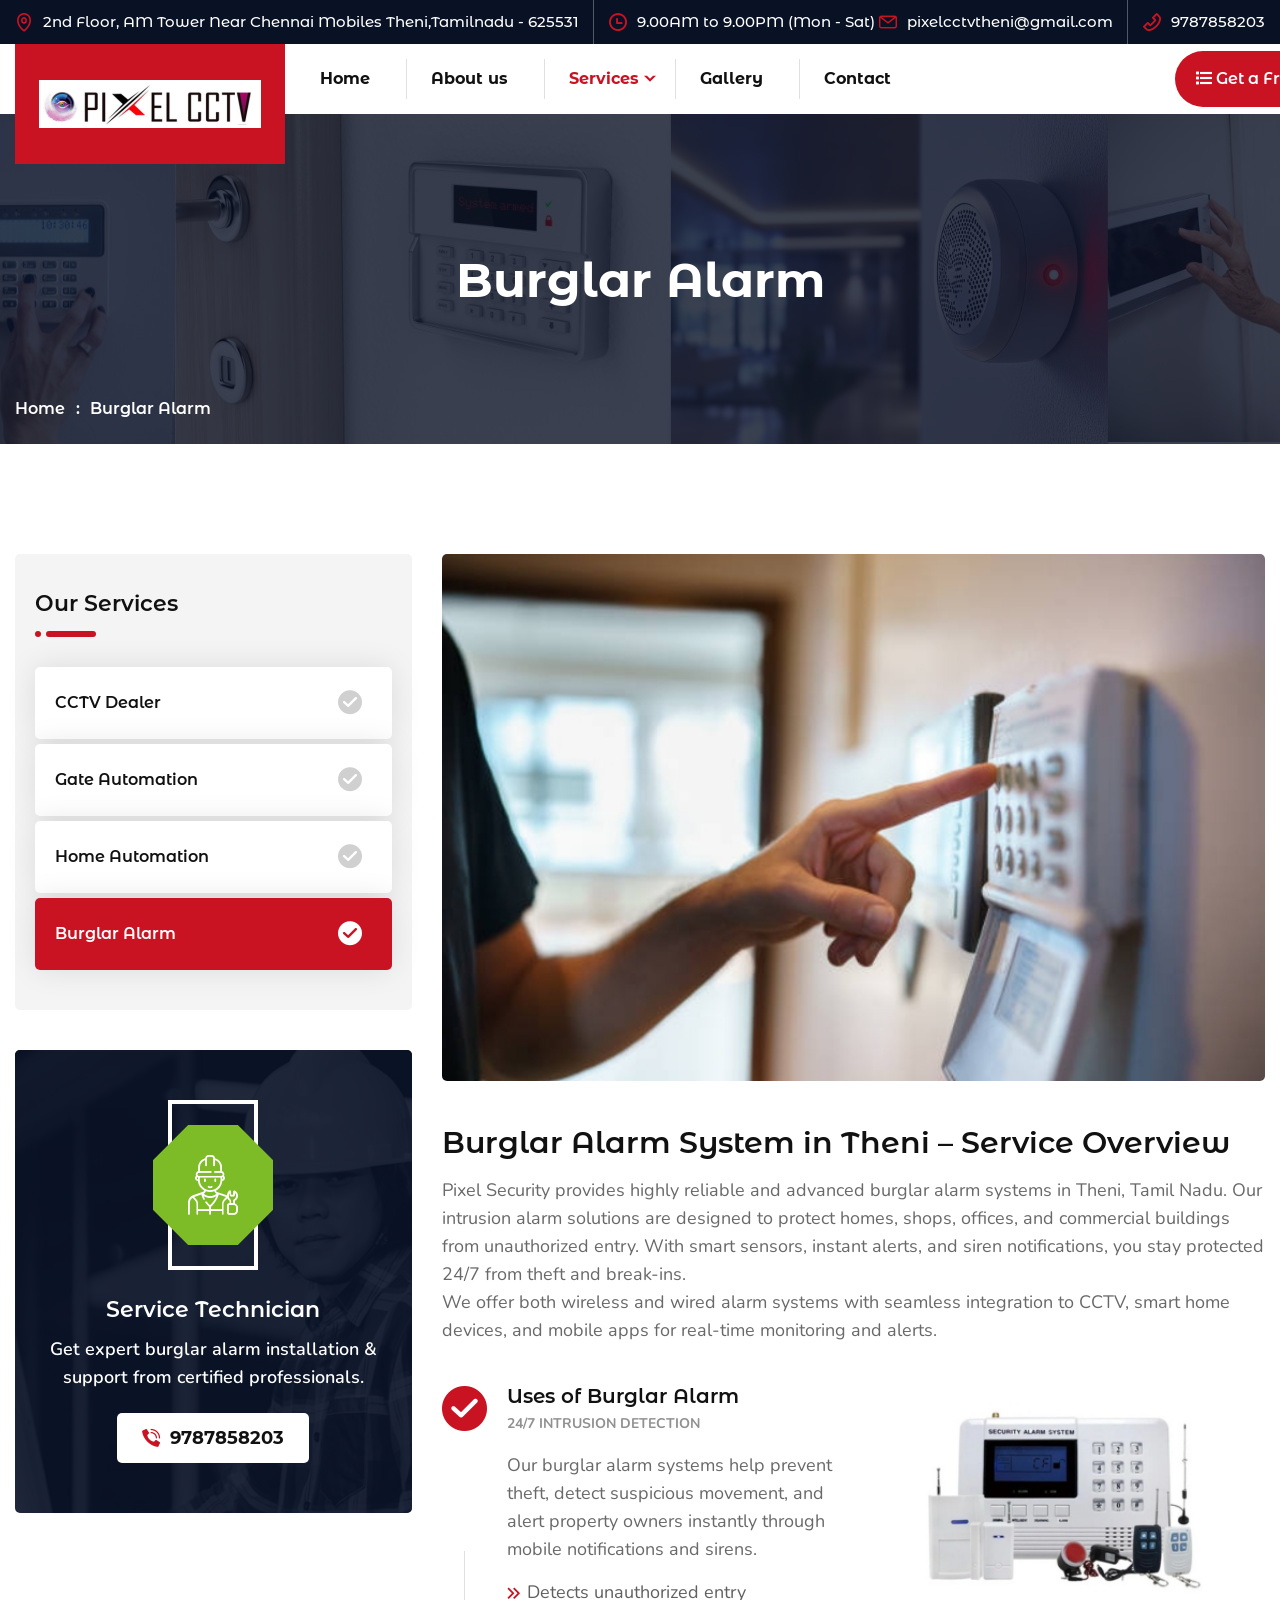
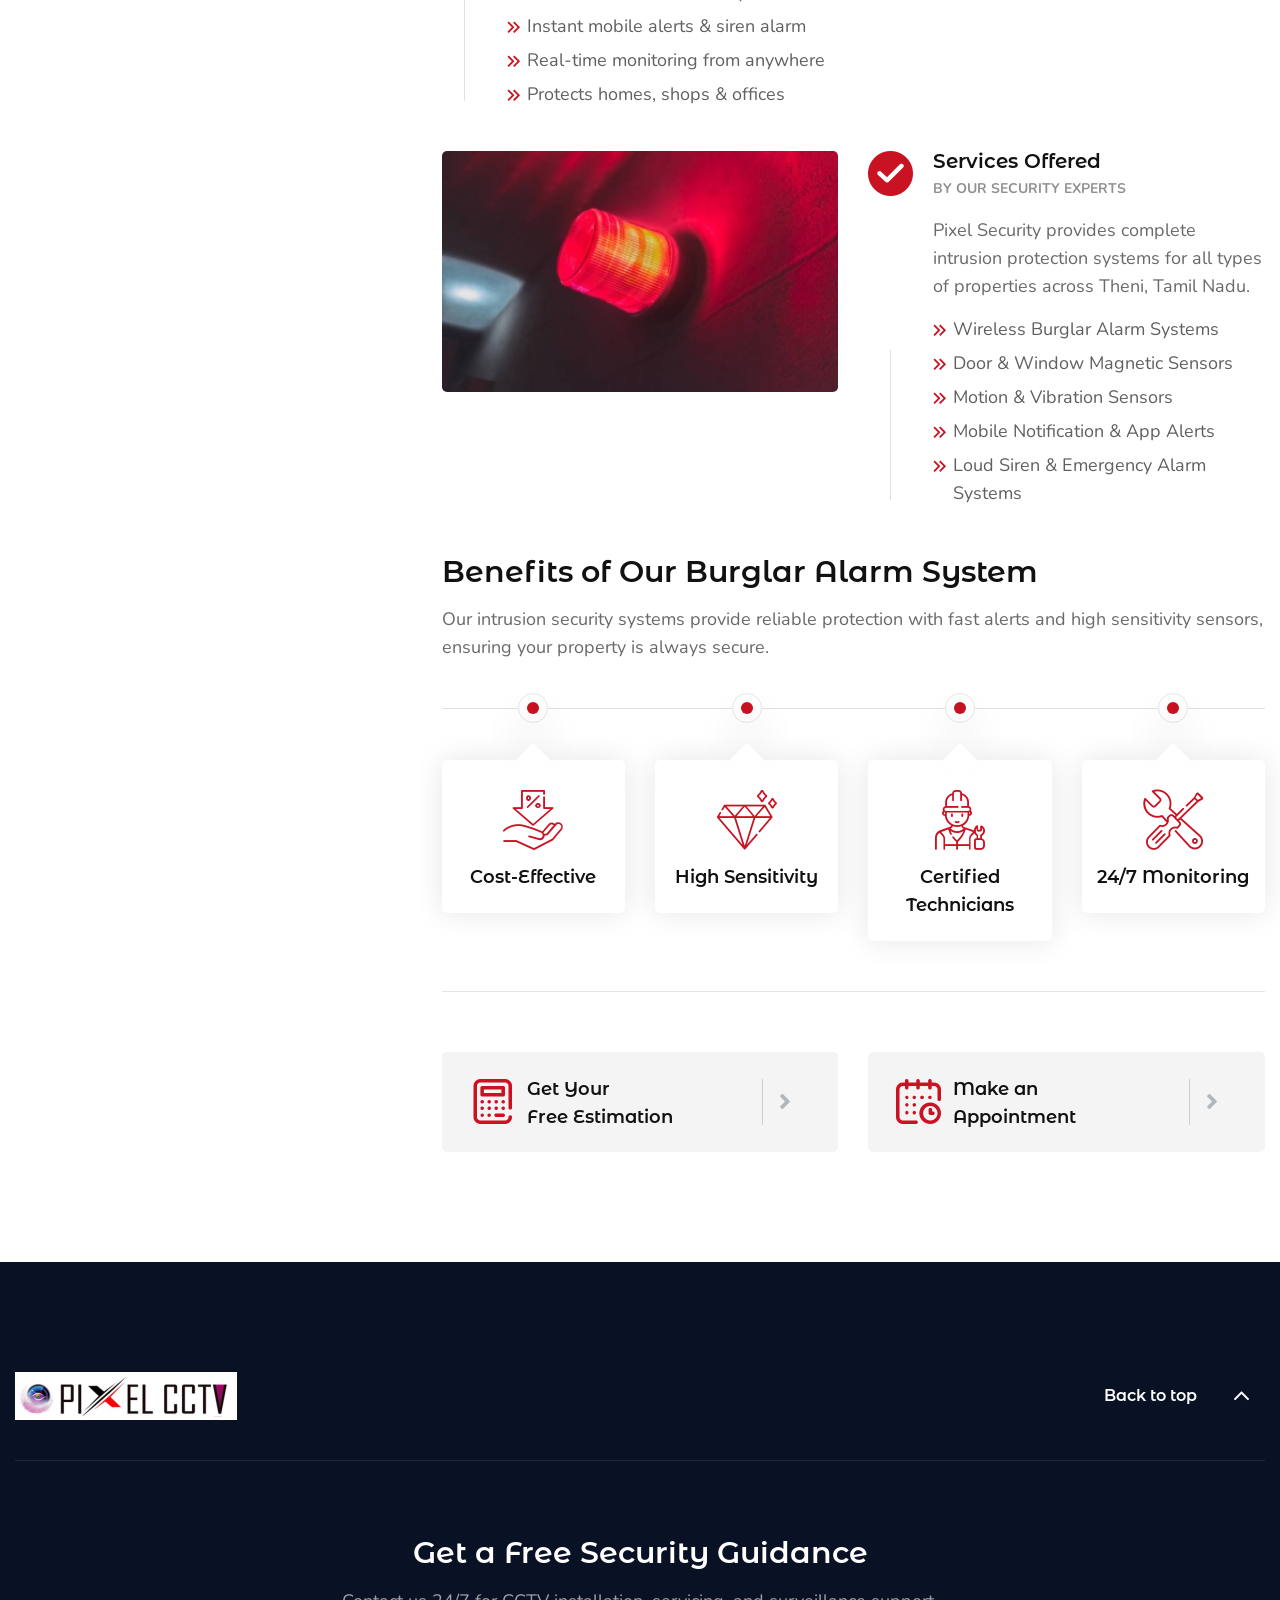
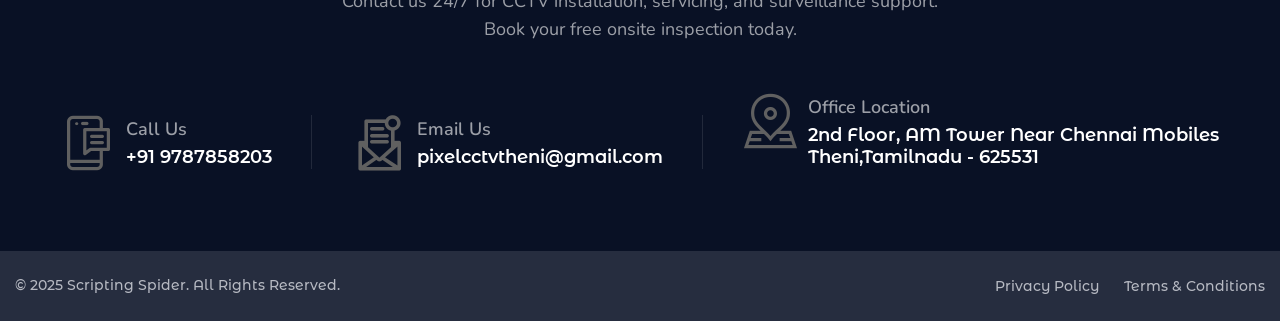
<file: burglar_alarm.html>
<!DOCTYPE html>
<html lang="en">

<head>
<meta charset="utf-8">
<meta http-equiv="X-UA-Compatible" content="IE=edge">
<meta name="viewport" content="width=device-width, initial-scale=1.0, maximum-scale=1.0, user-scalable=0">

<title>Best Burglar Alarm System in Theni | Home Security Alarms | Tamil Nadu</title>
<meta name="description" content="Secure your home with the best burglar alarm system in Theni, Tamil Nadu. Pixel CCTV offers wireless alarms, motion sensors, and complete home security installations.">
<meta name="keywords" content="best burglar alarm theni, home security alarm tamilnadu, wireless alarm system theni, burglar alarm installation tamil nadu, home security tamilnadu">
<meta name="robots" content="index, follow">



<!-- Fav Icon -->
<link rel="canonical" href="https://pixelcctv.in/burglar_alarm.html">
<link rel="icon" href="assets/images/favicon.png" type="image/x-icon">

<!-- Google Fonts -->
<link href="https://fonts.googleapis.com/css2?family=Nunito:ital,wght@0,300;0,400;0,600;0,700;0,800;0,900;1,300;1,400;1,600;1,700;1,800;1,900&amp;display=swap" rel="stylesheet">
<link href="https://fonts.googleapis.com/css2?family=Montserrat+Alternates:ital,wght@0,300;0,400;0,500;0,600;0,700;0,800;0,900;1,300;1,400;1,500;1,600;1,700;1,800;1,900&amp;display=swap" rel="stylesheet">

<!-- Stylesheets -->
<link href="assets/css/font-awesome-all.css" rel="stylesheet">
<link href="assets/css/flaticon.css" rel="stylesheet">
<link href="assets/css/owl.css" rel="stylesheet">
<link href="assets/css/bootstrap.css" rel="stylesheet">
<link href="assets/css/jquery.fancybox.min.css" rel="stylesheet">
<link href="assets/css/animate.css" rel="stylesheet">
<link href="assets/css/nice-select.css" rel="stylesheet">
<link href="assets/css/color.css" rel="stylesheet">
<link href="assets/css/style.css" rel="stylesheet">
<link href="assets/css/responsive.css" rel="stylesheet">


</head>


<!-- page wrapper -->
<body>

    <div class="boxed_wrapper red">

        <!-- main header -->
        <header class="main-header style-three">
            <!-- header-top -->
            <div class="header-top bg-color-3">
                <div class="auto-container">
                    <div class="top-inner clearfix">
                        <ul class="info clearfix pull-left">
                            <li><i class="icon-placeholder"></i>2nd Floor, AM Tower Near Chennai Mobiles Theni,Tamilnadu
                                - 625531</li>
                            <li><i class="icon-hour"></i>9.00AM to 9.00PM (Mon - Sat)</li>
                        </ul>
                        <ul class="info clearfix pull-right">
                            <li><i class="icon-email-2"></i><a
                                    href="mailto:pixelcctvtheni@gmail.com">pixelcctvtheni@gmail.com</a></li>
                            <li><i class="icon-phone-call1"></i><a href="tel:919787858203">9787858203</a></li>
                        </ul>
                    </div>
                </div>
            </div>

            <!-- header-lower -->
            <div class="header-lower">
                <div class="auto-container">
                    <div class="outer-box clearfix">
                        <div class="logo-box">
                            <figure class="logo"><a href="index.html"><img src="assets/images/logo-4.png" alt=""></a>
                            </figure>
                        </div>
                        <div class="menu-area clearfix">
                            <!--Mobile Navigation Toggler-->
                            <div class="mobile-nav-toggler">
                                <i class="icon-bar"></i>
                                <i class="icon-bar"></i>
                                <i class="icon-bar"></i>
                            </div>
                            <nav class="main-menu navbar-expand-md navbar-light">
                                <div class="collapse navbar-collapse show clearfix" id="navbarSupportedContent">
                                    <ul class="navigation clearfix">
                                        <li><a href="index.html">Home</a></li>
                                        <li><a href="about.html">About us</a></li>
                                        <li class="dropdown current"><a href="#">Services</a>
                                            <ul>
                                                <li><a href="cctv_dealer.html">CCTV Dealer</a></li>
                                                <li><a href="gate_automation.html">Gate Automation</a></li>
                                                <li><a href="home_automation.html">Home Automation</a></li>
                                                <li><a href="burglar_alarm.html">Burglar Alarm</a></li>
                                            </ul>
                                        </li>
                                        <li><a href="gallery.html">Gallery</a></li>
                                        <li><a href="contact.html">Contact</a></li>
                                    </ul>
                                </div>
                            </nav>
                        </div>
                        <ul class="other-option clearfix">
                            <div class="btn-box"><a href="contact.html#quote" class="theme-btn"
                                    style="width: 200px; padding: 15px; border-radius: 30px; margin-top: 5px;"><i
                                        class="fa fa-list"></i> Get a Free Quote</a></div>
                        </ul>
                    </div>
                </div>
            </div>

            <!--sticky Header-->
            <div class="sticky-header">
                <div class="auto-container">
                    <div class="outer-box clearfix">
                        <div class="logo-box">
                            <figure class="logo"><a href="index.html"><img src="assets/images/logo-4.png" alt=""></a>
                            </figure>
                        </div>
                        <div class="menu-area clearfix">
                            <nav class="main-menu clearfix">
                                <!--Keep This Empty / Menu will come through Javascript-->
                            </nav>
                        </div>
                        <ul class="other-option clearfix">
                            <div class="btn-box"><a href="contact.html#quote" class="theme-btn"
                                    style="width: 200px; padding: 15px; border-radius: 30px; margin-top: 5px;"><i
                                        class="fa fa-list"></i> Get a Free Quote</a></div>
                        </ul>
                    </div>
                </div>
            </div>
        </header>
        <!-- main-header end -->

        <!-- Mobile Menu  -->
        <div class="mobile-menu">
            <div class="menu-backdrop"></div>
            <div class="close-btn"><i class="fas fa-times"></i></div>

            <nav class="menu-box">
                <div class="nav-logo"><a href="index.html"><img src="assets/images/logo-4.png" alt="" title=""></a>
                </div>
                <div class="menu-outer"><!--Here Menu Will Come Automatically Via Javascript / Same Menu as in Header-->
                </div>
                <div class="contact-info">
                    <h4>Contact Info</h4>
                    <ul>
                        <li>2nd Floor, AM Tower Near Chennai Mobiles Theni,Tamilnadu - 625531</li>
                        <li><a href="tel:+919787858203">9787858203</a></li>
                        <li><a href="mailto:pixelcctvtheni@gmail.com">pixelcctvtheni@gmail.com</a></li>
                    </ul>
                </div>
                <div class="social-links">
                    <ul class="clearfix">
                        <li><a href="https://www.facebook.com/share/171YEpTLhy/"><span
                                    class="fab fa-facebook-square"></span></a></li>
                        <li><a href="https://wa.me/919787858203"><span class="fab fa-whatsapp"></span></a></li>
                        <li><a
                                href="https://www.instagram.com/pixelcctv.automation?utm_source=qr&igsh=ZTExemJrZGlnb3pq"><span
                                    class="fab fa-instagram"></span></a></li>
                        <li><a href="index.html"><span class="fab fa-youtube"></span></a></li>
                    </ul>
                </div>
            </nav>
        </div><!-- End Mobile Menu -->


        <!-- Page Title -->
        <section class="page-title" style="background-image: url(assets/images/breadcrumb/burglar_alarm.jpg);">
            <div class="auto-container">
                <div class="content-box">
                    <div class="title">
                        <h1>Burglar Alarm</h1>
                    </div>
                    <ul class="bread-crumb clearfix">
                        <li><a href="index.html">Home</a></li>
                        <li>Burglar Alarm</li>
                    </ul>
                </div>
            </div>
        </section>
        <!-- End Page Title -->
<section class="service-details sec-pad">
    <div class="auto-container">
        <div class="row clearfix">

            <!-- Sidebar -->
            <div class="col-lg-4 col-md-12 col-sm-12 sidebar-side">
                <div class="service-sidebar default-sidebar">
                    <div class="sidebar-widget category-widget">
                        <div class="widget-title">
                            <h3>Our Services</h3>
                        </div>
                        <div class="widget-content">
                            <ul class="category-list clearfix">
                                <li><a href="cctv_dealer.html">CCTV Dealer<i class="icon-checked"></i></a></li>
                                <li><a href="gate_automation.html">Gate Automation<i class="icon-checked"></i></a></li>
                                <li><a href="home_automation.html">Home Automation<i class="icon-checked"></i></a></li>
                                <li><a href="burglar_alarm.html" class="current">Burglar Alarm<i class="icon-checked"></i></a></li>
                            </ul>
                        </div>
                    </div>

                    <div class="support-widget centred">
                        <div class="inner-box" style="background-image: url(assets/images/resource/widget-1.jpg);">
                            <div class="content-box">
                                <div class="icon-box">
                                    <i class="icon-worker"></i>
                                    <div class="icon-bg" style="background-image: url(assets/images/icons/icon-bg.png);"></div>
                                </div>
                                <h3>Service Technician</h3>
                                <p>Get expert burglar alarm installation & support from certified professionals.</p>
                                <a href="tel:919787858203"><i class="icon-phone-call"></i>9787858203</a>
                            </div>
                        </div>
                    </div>

                </div>
            </div>

            <!-- Main Content -->
            <div class="col-lg-8 col-md-12 col-sm-12 content-side">
                <div class="service-details-content">

                    <!-- Service Overview -->
                    <div class="content-one">
                        <figure class="image-box"><img src="assets/images/services/burglar_alarm1.jpg" alt=""></figure>
                        <div class="text">
                            <h2>Burglar Alarm System in Theni – Service Overview</h2>
                            <p>Pixel Security provides highly reliable and advanced burglar alarm systems in Theni, Tamil Nadu. 
                            Our intrusion alarm solutions are designed to protect homes, shops, offices, and commercial buildings 
                            from unauthorized entry. With smart sensors, instant alerts, and siren notifications, you stay protected 
                            24/7 from theft and break-ins.</p>

                            <p>We offer both wireless and wired alarm systems with seamless integration to CCTV, smart home devices, 
                            and mobile apps for real-time monitoring and alerts.</p>
                        </div>
                    </div>

                    <!-- Uses of Burglar Alarm -->
                    <div class="content-two">
                        <div class="inner-box">
                            <div class="row clearfix">

                                <div class="col-lg-6 col-md-6 col-sm-12 text-column">
                                    <div class="text">
                                        <div class="icon-box"><i class="icon-checked"></i></div>
                                        <h4>Uses of Burglar Alarm</h4>
                                        <span>24/7 Intrusion Detection</span>

                                        <p>Our burglar alarm systems help prevent theft, detect suspicious movement, and alert 
                                        property owners instantly through mobile notifications and sirens.</p>

                                        <ul class="list clearfix">
                                            <li>Detects unauthorized entry</li>
                                            <li>Instant mobile alerts & siren alarm</li>
                                            <li>Real-time monitoring from anywhere</li>
                                            <li>Protects homes, shops & offices</li>
                                        </ul>
                                    </div>
                                </div>

                                <div class="col-lg-6 col-md-6 col-sm-12 image-column">
                                    <figure class="image-box"><img src="assets/images/services/burglar_alarm2.jpg" alt=""></figure>
                                </div>

                            </div>
                        </div>

                        <!-- Services Offered -->
                        <div class="inner-box">
                            <div class="row clearfix">

                                <div class="col-lg-6 col-md-6 col-sm-12 image-column">
                                    <figure class="image-box"><img src="assets/images/services/burglar_alarm3.jpg" alt=""></figure>
                                </div>

                                <div class="col-lg-6 col-md-6 col-sm-12 text-column">
                                    <div class="text">
                                        <div class="icon-box"><i class="icon-checked"></i></div>
                                        <h4>Services Offered</h4>
                                        <span>By Our Security Experts</span>

                                        <p>Pixel Security provides complete intrusion protection systems for all types of 
                                        properties across Theni, Tamil Nadu.</p>

                                        <ul class="list clearfix">
                                            <li>Wireless Burglar Alarm Systems</li>
                                            <li>Door & Window Magnetic Sensors</li>
                                            <li>Motion & Vibration Sensors</li>
                                            <li>Mobile Notification & App Alerts</li>
                                            <li>Loud Siren & Emergency Alarm Systems</li>
                                        </ul>
                                    </div>
                                </div>

                            </div>
                        </div>
                    </div>

                    <!-- Benefits -->
                    <div class="content-three">
                        <div class="text">
                            <h2>Benefits of Our Burglar Alarm System</h2>
                            <p>Our intrusion security systems provide reliable protection with fast alerts and high sensitivity 
                            sensors, ensuring your property is always secure.</p>
                        </div>

                        <div class="inner-box">
                            <div class="row clearfix">

                                <div class="col-lg-3 col-md-6 col-sm-12 single-column">
                                    <div class="single-item">
                                        <div class="content-box">
                                            <div class="dot-box"></div>
                                            <div class="inner">
                                                <div class="icon-box"><i class="icon-discount"></i></div>
                                                <h5>Cost-Effective</h5>
                                            </div>
                                        </div>
                                        <div class="overlay-content">
                                            <div class="dot-box"></div>
                                            <h5>Cost-Effective</h5>
                                            <p>Affordable protection for homes & businesses.</p>
                                        </div>
                                    </div>
                                </div>

                                <div class="col-lg-3 col-md-6 col-sm-12 single-column">
                                    <div class="single-item">
                                        <div class="content-box">
                                            <div class="dot-box"></div>
                                            <div class="inner">
                                                <div class="icon-box"><i class="icon-value"></i></div>
                                                <h5>High Sensitivity</h5>
                                            </div>
                                        </div>
                                        <div class="overlay-content">
                                            <div class="dot-box"></div>
                                            <h5>High Sensitivity</h5>
                                            <p>Fast detection of motion & intrusion attempts.</p>
                                        </div>
                                    </div>
                                </div>

                                <div class="col-lg-3 col-md-6 col-sm-12 single-column">
                                    <div class="single-item">
                                        <div class="content-box">
                                            <div class="dot-box"></div>
                                            <div class="inner">
                                                <div class="icon-box"><i class="icon-worker"></i></div>
                                                <h5>Certified Technicians</h5>
                                            </div>
                                        </div>
                                        <div class="overlay-content">
                                            <div class="dot-box"></div>
                                            <h5>Certified Technicians</h5>
                                            <p>Expert installation & complete setup support.</p>
                                        </div>
                                    </div>
                                </div>

                                <div class="col-lg-3 col-md-6 col-sm-12 single-column">
                                    <div class="single-item">
                                        <div class="content-box">
                                            <div class="dot-box"></div>
                                            <div class="inner">
                                                <div class="icon-box"><i class="icon-settings"></i></div>
                                                <h5>24/7 Monitoring</h5>
                                            </div>
                                        </div>
                                        <div class="overlay-content">
                                            <div class="dot-box"></div>
                                            <h5>24/7 Monitoring</h5>
                                            <p>Stay protected anytime, anywhere.</p>
                                        </div>
                                    </div>
                                </div>

                            </div>
                        </div>
                    </div>

                    <!-- Bottom Links -->
                    <div class="content-four">
                        <div class="row clearfix">
                            <div class="col-lg-6 col-md-6 col-sm-12 single-column">
                                <div class="single-item">
                                    <div class="icon-box"><i class="icon-calculator"></i></div>
                                    <h5>Get Your <br>Free Estimation</h5>
                                    <div class="link"><a href="#"><i class="fas fa-angle-right"></i></a></div>
                                </div>
                            </div>
                            <div class="col-lg-6 col-md-6 col-sm-12 single-column">
                                <div class="single-item">
                                    <div class="icon-box"><i class="icon-calendar"></i></div>
                                    <h5>Make an <br>Appointment</h5>
                                    <div class="link"><a href="#"><i class="fas fa-angle-right"></i></a></div>
                                </div>
                            </div>
                        </div>
                    </div>


                </div>
            </div>

        </div>
    </div>
</section>



        

        <!-- main-footer -->
        <footer class="main-footer bg-color-3">
            <div class="auto-container">
                <div class="footer-top-five">
                    <div class="upper-inner">
                        <!-- <ul class="social-style-two clearfix">
                            <li><a href="#"><i class="fab fa-facebook-f"></i></a></li>
                            <li><a href="#"><i class="fab fa-twitter"></i></a></li>
                            <li><a href="#"><i class="fab fa-youtube"></i></a></li>
                            <li><a href="#"><i class="fab fa-linkedin-in"></i></a></li>
                        </ul> -->
                        <div class="footer-logo">
                            <figure class="logo"><a href="#"><img src="assets/images/logo-4.png"
                                        alt="Pixel CCTV Logo"></a></figure>
                        </div>
                        <button class="scroll-top-2 scroll-to-target" data-target="html">Back to top<i
                                class="fal fa-angle-up"></i></button>
                    </div>

                    <div class="content-box centred">
                        <div class="text">
                            <h3>Get a Free Security Guidance</h3>
                            <p>Contact us 24/7 for CCTV installation, servicing, and surveillance support.<br>Book your
                                free onsite inspection today.</p>
                        </div>
                        <ul class="info clearfix">
                            <li>
                                <i class="icon-smartphone"></i>
                                <p>Call Us</p>
                                <h5><a href="tel:+919787858203">+91 9787858203</a></h5>
                            </li>
                            <li>
                                <i class="icon-email"></i>
                                <p>Email Us</p>
                                <h5><a href="mailto:pixelcctvtheni@gmail.com">pixelcctvtheni@gmail.com</a></h5>
                            </li>
                            <li>
                                <i class="icon-location"></i>
                                <p>Office Location</p>
                                <h5>2nd Floor, AM Tower Near Chennai Mobiles <br> Theni,Tamilnadu - 625531</h5>
                            </li>
                        </ul>
                    </div>

                </div>
            </div>

            <div class="footer-bottom style-five">
                <div class="auto-container">
                    <div class="bottom-inner clearfix">
                        <div class="copyright pull-left">
                            <p>© 2025 <a href="https://scriptingspider.com/">Scripting Spider</a>. All Rights Reserved.
                            </p>
                        </div>
                        <ul class="footer-nav pull-right clearfix">
                            <li><a href="privacy_policy.html" target="_blank">Privacy Policy</a></li>
                            <li><a href="terms_and_conditions.html" target="_blank">Terms &amp; Conditions</a></li>
                            <!-- <li><a href="#">Site Map</a></li> -->
                        </ul>
                    </div>
                </div>
            </div>
        </footer>

        <!-- main-footer end -->



        <!--Scroll to top-->
        <button class="scroll-top scroll-to-target" data-target="html">
            <span class="fal fa-angle-up"></span>
        </button>
    </div>


    <!-- jequery plugins -->
    <script src="assets/js/jquery.js"></script>
    <script src="assets/js/popper.min.js"></script>
    <script src="assets/js/bootstrap.min.js"></script>
    <script src="assets/js/owl.js"></script>
    <script src="assets/js/wow.js"></script>
    <script src="assets/js/validation.js"></script>
    <script src="assets/js/jquery.fancybox.js"></script>
    <script src="assets/js/appear.js"></script>
    <script src="assets/js/scrollbar.js"></script>
    <script src="assets/js/jquery.nice-select.min.js"></script>

    <!-- main-js -->
    <script src="assets/js/script.js"></script>

</body><!-- End of .page_wrapper -->
</html>
</file>
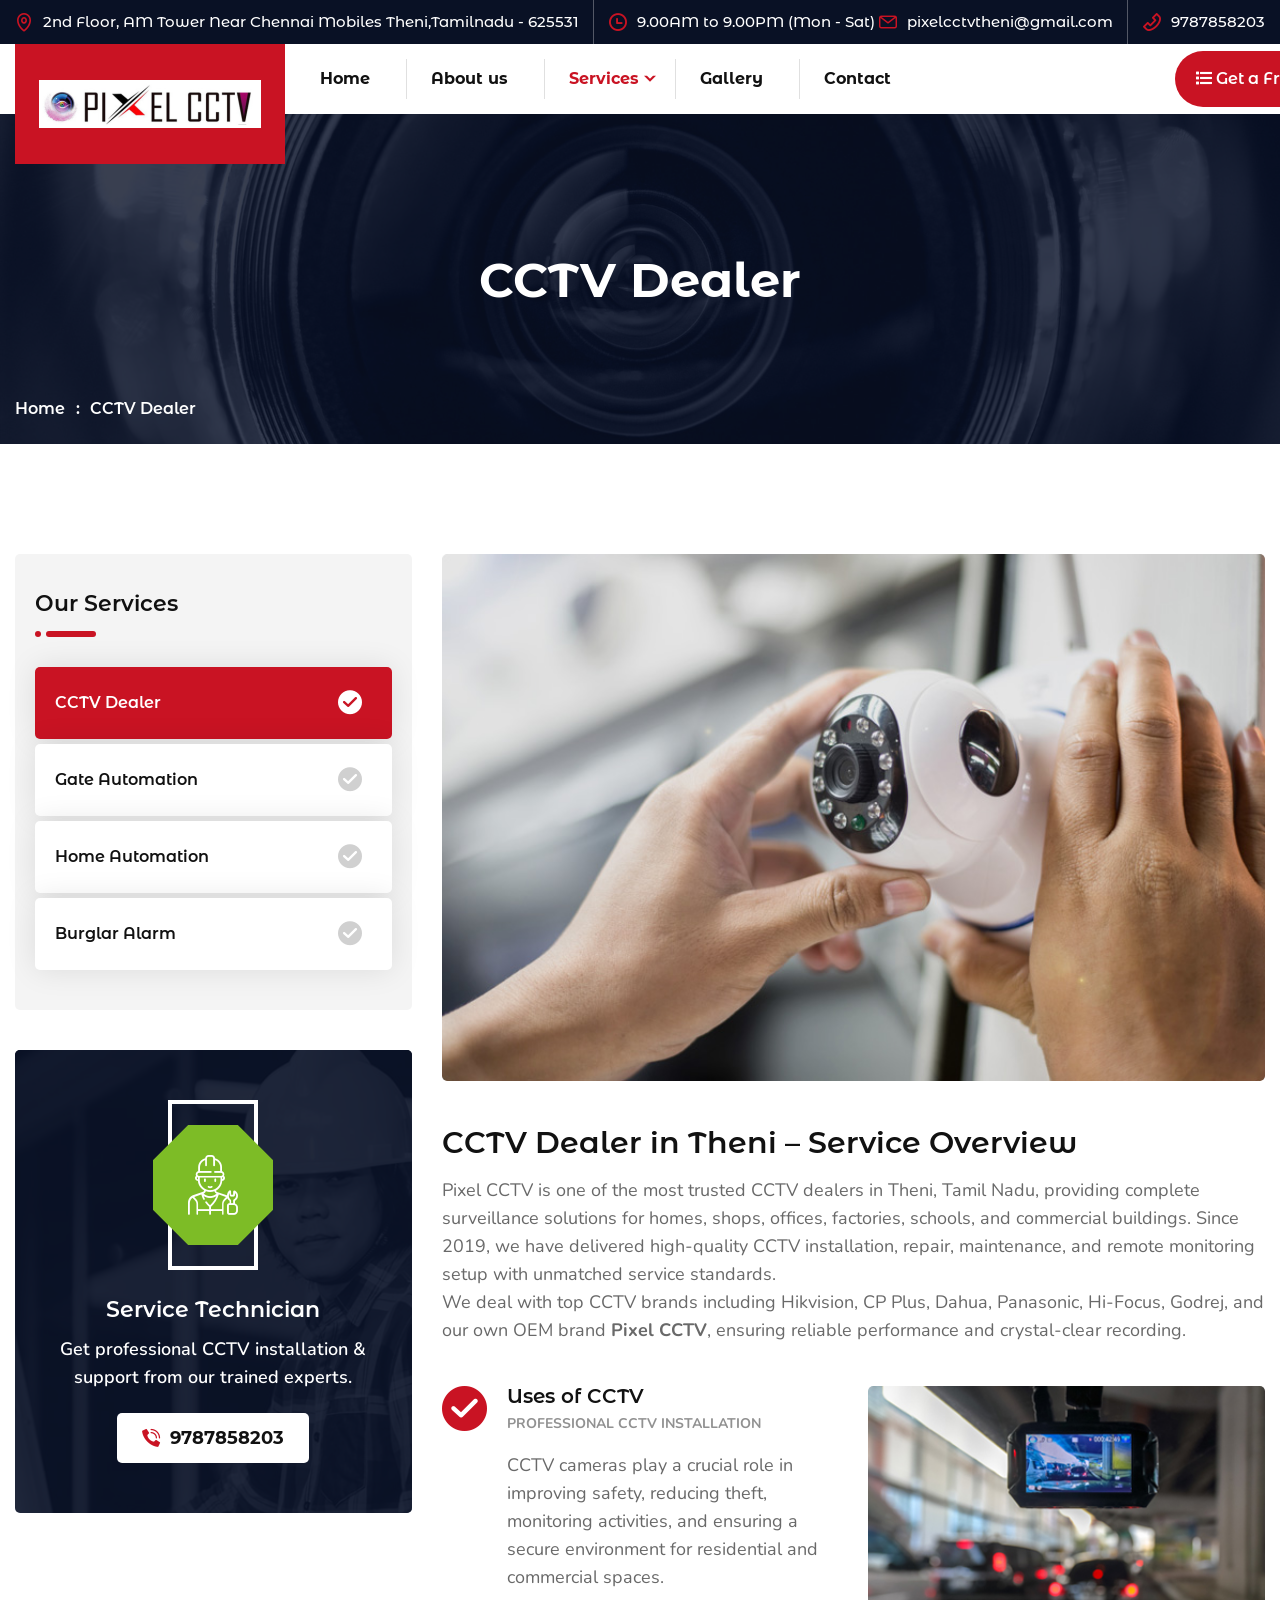
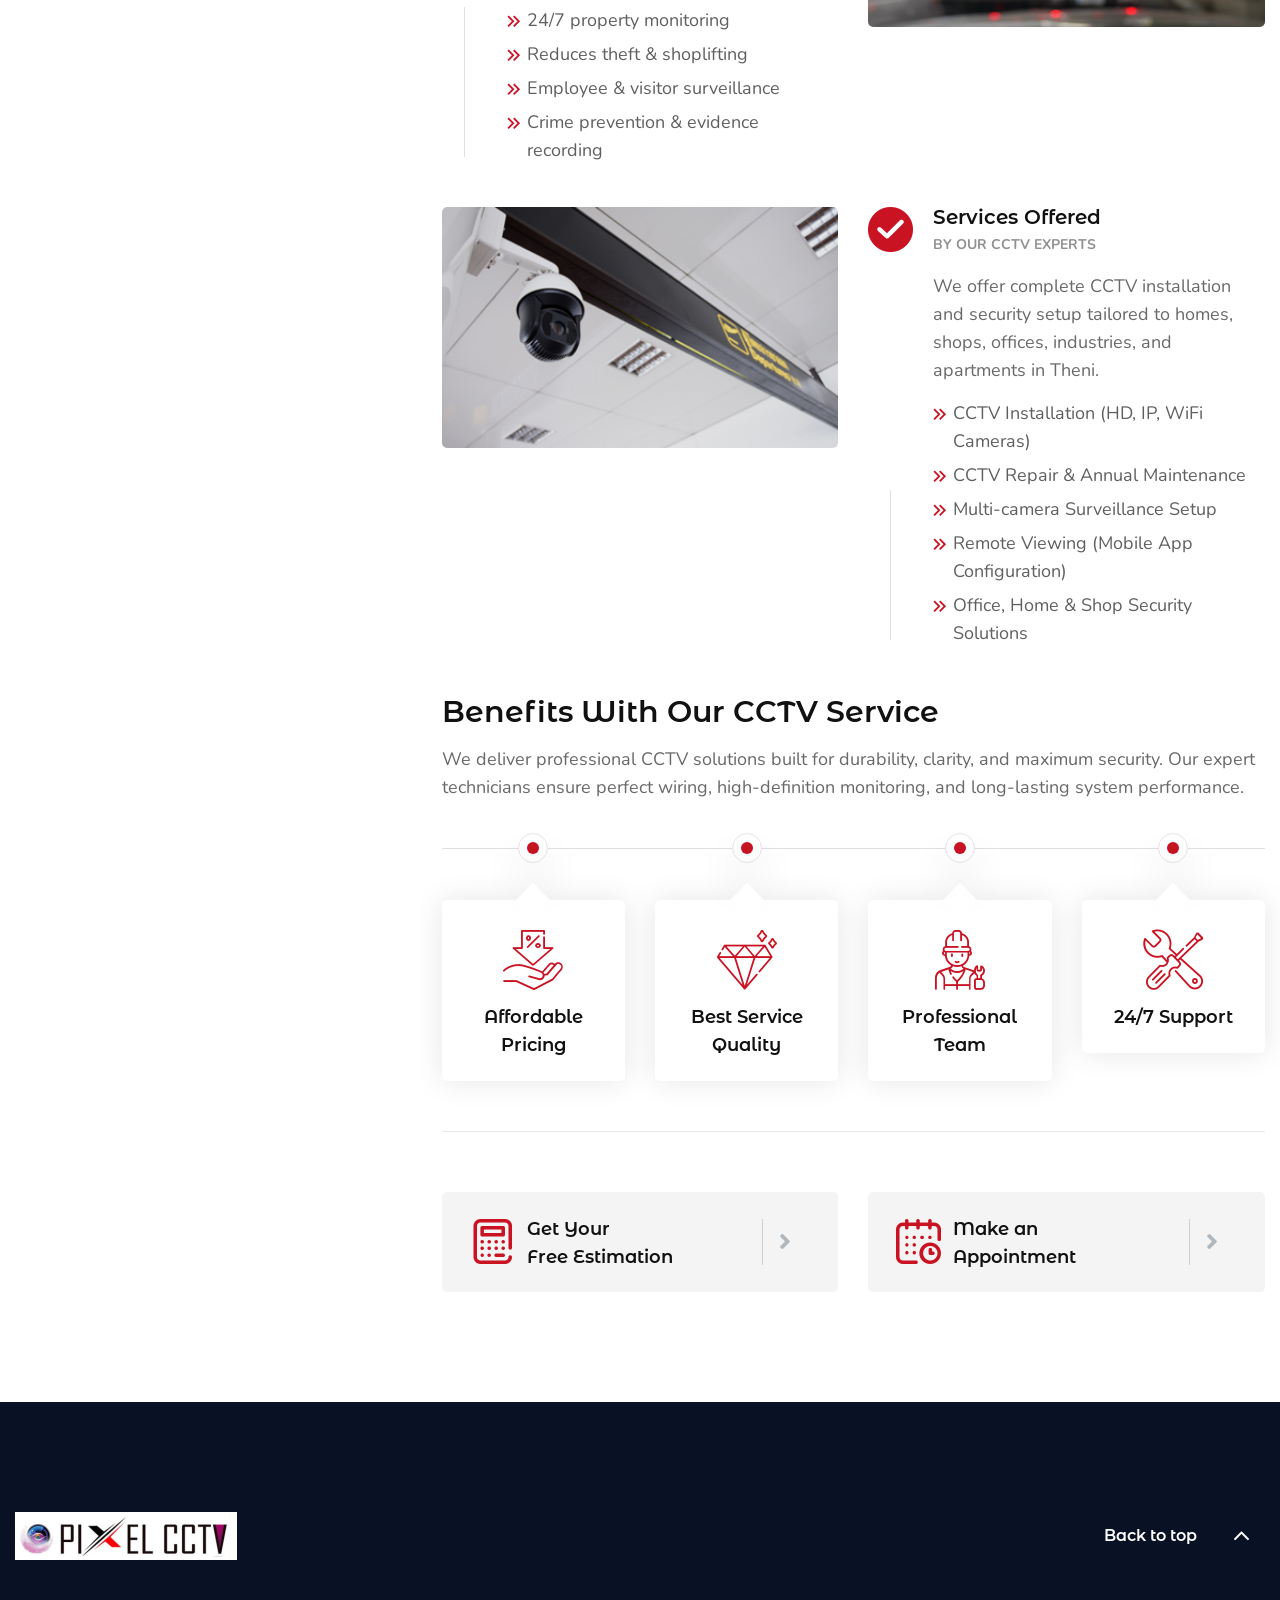
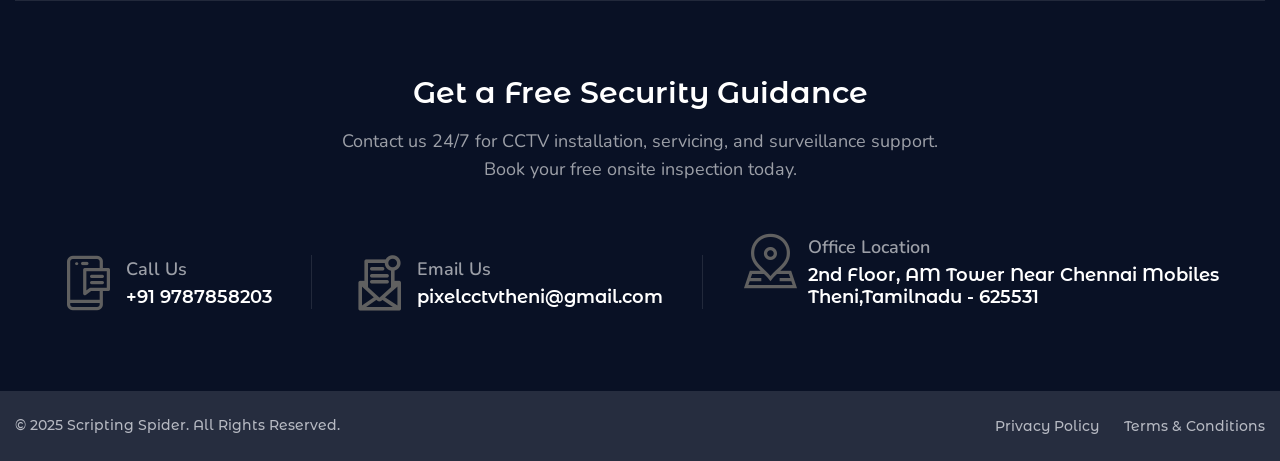
<file: cctv_dealer.html>
<!DOCTYPE html>
<html lang="en">

<head>
<meta charset="utf-8">
<meta http-equiv="X-UA-Compatible" content="IE=edge">
<meta name="viewport" content="width=device-width, initial-scale=1.0, maximum-scale=1.0, user-scalable=0">

<title>Best CCTV Dealer in Theni | Hikvision & CP Plus | Pixel CCTV Tamil Nadu</title>
<meta name="description" content="Pixel CCTV is the best CCTV dealer in Theni, Tamil Nadu offering Hikvision, CP Plus, and Dahua cameras with expert installation and maintenance. Trusted by homes and businesses.">
<meta name="keywords" content="best cctv dealer theni, hikvision dealer tamilnadu, cp plus dealer theni, best cctv installation tamil nadu, surveillance cameras theni, security camera dealer tamilnadu">
<meta name="robots" content="index, follow">


<!-- Fav Icon -->
<link rel="canonical" href="https://pixelcctv.in/cctv_dealer.html">
<link rel="icon" href="assets/images/favicon.png" type="image/x-icon">

<!-- Google Fonts -->
<link href="https://fonts.googleapis.com/css2?family=Nunito:ital,wght@0,300;0,400;0,600;0,700;0,800;0,900;1,300;1,400;1,600;1,700;1,800;1,900&amp;display=swap" rel="stylesheet">
<link href="https://fonts.googleapis.com/css2?family=Montserrat+Alternates:ital,wght@0,300;0,400;0,500;0,600;0,700;0,800;0,900;1,300;1,400;1,500;1,600;1,700;1,800;1,900&amp;display=swap" rel="stylesheet">

<!-- Stylesheets -->
<link href="assets/css/font-awesome-all.css" rel="stylesheet">
<link href="assets/css/flaticon.css" rel="stylesheet">
<link href="assets/css/owl.css" rel="stylesheet">
<link href="assets/css/bootstrap.css" rel="stylesheet">
<link href="assets/css/jquery.fancybox.min.css" rel="stylesheet">
<link href="assets/css/animate.css" rel="stylesheet">
<link href="assets/css/nice-select.css" rel="stylesheet">
<link href="assets/css/color.css" rel="stylesheet">
<link href="assets/css/style.css" rel="stylesheet">
<link href="assets/css/responsive.css" rel="stylesheet">


</head>


<!-- page wrapper -->
<body>

    <div class="boxed_wrapper red">

        <!-- main header -->
        <header class="main-header style-three">
            <!-- header-top -->
            <div class="header-top bg-color-3">
                <div class="auto-container">
                    <div class="top-inner clearfix">
                        <ul class="info clearfix pull-left">
                            <li><i class="icon-placeholder"></i>2nd Floor, AM Tower Near Chennai Mobiles Theni,Tamilnadu
                                - 625531</li>
                            <li><i class="icon-hour"></i>9.00AM to 9.00PM (Mon - Sat)</li>
                        </ul>
                        <ul class="info clearfix pull-right">
                            <li><i class="icon-email-2"></i><a
                                    href="mailto:pixelcctvtheni@gmail.com">pixelcctvtheni@gmail.com</a></li>
                            <li><i class="icon-phone-call1"></i><a href="tel:919787858203">9787858203</a></li>
                        </ul>
                    </div>
                </div>
            </div>

            <!-- header-lower -->
            <div class="header-lower">
                <div class="auto-container">
                    <div class="outer-box clearfix">
                        <div class="logo-box">
                            <figure class="logo"><a href="index.html"><img src="assets/images/logo-4.png" alt=""></a>
                            </figure>
                        </div>
                        <div class="menu-area clearfix">
                            <!--Mobile Navigation Toggler-->
                            <div class="mobile-nav-toggler">
                                <i class="icon-bar"></i>
                                <i class="icon-bar"></i>
                                <i class="icon-bar"></i>
                            </div>
                            <nav class="main-menu navbar-expand-md navbar-light">
                                <div class="collapse navbar-collapse show clearfix" id="navbarSupportedContent">
                                    <ul class="navigation clearfix">
                                        <li><a href="index.html">Home</a></li>
                                        <li><a href="about.html">About us</a></li>
                                        <li class="dropdown current"><a href="#">Services</a>
                                            <ul>
                                                <li><a href="cctv_dealer.html">CCTV Dealer</a></li>
                                                <li><a href="gate_automation.html">Gate Automation</a></li>
                                                <li><a href="home_automation.html">Home Automation</a></li>
                                                <li><a href="burglar_alarm.html">Burglar Alarm</a></li>
                                            </ul>
                                        </li>
                                        <li><a href="gallery.html">Gallery</a></li>
                                        <li><a href="contact.html">Contact</a></li>
                                    </ul>
                                </div>
                            </nav>
                        </div>
                        <ul class="other-option clearfix">
                            <div class="btn-box"><a href="contact.html#quote" class="theme-btn"
                                    style="width: 200px; padding: 15px; border-radius: 30px; margin-top: 5px;"><i
                                        class="fa fa-list"></i> Get a Free Quote</a></div>
                        </ul>
                    </div>
                </div>
            </div>

            <!--sticky Header-->
            <div class="sticky-header">
                <div class="auto-container">
                    <div class="outer-box clearfix">
                        <div class="logo-box">
                            <figure class="logo"><a href="index.html"><img src="assets/images/logo-4.png" alt=""></a>
                            </figure>
                        </div>
                        <div class="menu-area clearfix">
                            <nav class="main-menu clearfix">
                                <!--Keep This Empty / Menu will come through Javascript-->
                            </nav>
                        </div>
                        <ul class="other-option clearfix">
                            <div class="btn-box"><a href="contact.html#quote" class="theme-btn"
                                    style="width: 200px; padding: 15px; border-radius: 30px; margin-top: 5px;"><i
                                        class="fa fa-list"></i> Get a Free Quote</a></div>
                        </ul>
                    </div>
                </div>
            </div>
        </header>
        <!-- main-header end -->

        <!-- Mobile Menu  -->
        <div class="mobile-menu">
            <div class="menu-backdrop"></div>
            <div class="close-btn"><i class="fas fa-times"></i></div>

            <nav class="menu-box">
                <div class="nav-logo"><a href="index.html"><img src="assets/images/logo-4.png" alt="" title=""></a>
                </div>
                <div class="menu-outer"><!--Here Menu Will Come Automatically Via Javascript / Same Menu as in Header-->
                </div>
                <div class="contact-info">
                    <h4>Contact Info</h4>
                    <ul>
                        <li>2nd Floor, AM Tower Near Chennai Mobiles Theni,Tamilnadu - 625531</li>
                        <li><a href="tel:+919787858203">9787858203</a></li>
                        <li><a href="mailto:pixelcctvtheni@gmail.com">pixelcctvtheni@gmail.com</a></li>
                    </ul>
                </div>
                <div class="social-links">
                    <ul class="clearfix">
                        <li><a href="https://www.facebook.com/share/171YEpTLhy/"><span
                                    class="fab fa-facebook-square"></span></a></li>
                        <li><a href="https://wa.me/919787858203"><span class="fab fa-whatsapp"></span></a></li>
                        <li><a
                                href="https://www.instagram.com/pixelcctv.automation?utm_source=qr&igsh=ZTExemJrZGlnb3pq"><span
                                    class="fab fa-instagram"></span></a></li>
                        <li><a href="index.html"><span class="fab fa-youtube"></span></a></li>
                    </ul>
                </div>
            </nav>
        </div><!-- End Mobile Menu -->


        <!-- Page Title -->
        <section class="page-title" style="background-image: url(assets/images/background/cctv-bg.jpg);">
            <div class="auto-container">
                <div class="content-box">
                    <div class="title">
                        <h1>CCTV Dealer</h1>
                    </div>
                    <ul class="bread-crumb clearfix">
                        <li><a href="index.html">Home</a></li>
                        <li>CCTV Dealer</li>
                    </ul>
                </div>
            </div>
        </section>
        <!-- End Page Title -->
<section class="service-details sec-pad">
    <div class="auto-container">
        <div class="row clearfix">

            <!-- Sidebar -->
            <div class="col-lg-4 col-md-12 col-sm-12 sidebar-side">
                <div class="service-sidebar default-sidebar">
                    <div class="sidebar-widget category-widget">
                        <div class="widget-title">
                            <h3>Our Services</h3>
                        </div>
                        <div class="widget-content">
                            <ul class="category-list clearfix">
                                <li><a href="cctv_dealer.html" class="current">CCTV Dealer<i class="icon-checked"></i></a></li>
                                <li><a href="gate_automation.html">Gate Automation<i class="icon-checked"></i></a></li>
                                <li><a href="home_automation.html">Home Automation<i class="icon-checked"></i></a></li>
                                <li><a href="burglar_alarm.html">Burglar Alarm<i class="icon-checked"></i></a></li>
                            </ul>
                        </div>
                    </div>

                    <div class="support-widget centred">
                        <div class="inner-box" style="background-image: url(assets/images/resource/widget-1.jpg);">
                            <div class="content-box">
                                <div class="icon-box">
                                    <i class="icon-worker"></i>
                                    <div class="icon-bg" style="background-image: url(assets/images/icons/icon-bg.png);"></div>
                                </div>
                                <h3>Service Technician</h3>
                                <p>Get professional CCTV installation & support from our trained experts.</p>
                                <a href="tel:919787858203"><i class="icon-phone-call"></i>9787858203</a>
                            </div>
                        </div>
                    </div>

                </div>
            </div>

            <!-- Main Content -->
            <div class="col-lg-8 col-md-12 col-sm-12 content-side">
                <div class="service-details-content">

                    <!-- Service Overview -->
                    <div class="content-one">
                        <figure class="image-box"><img src="assets/images/services/cctv_dealer1.jpg" alt=""></figure>
                        <div class="text">
                            <h2>CCTV Dealer in Theni – Service Overview</h2>
                            <p>Pixel CCTV is one of the most trusted CCTV dealers in Theni, Tamil Nadu, providing complete 
                            surveillance solutions for homes, shops, offices, factories, schools, and commercial buildings. 
                            Since 2019, we have delivered high-quality CCTV installation, repair, maintenance, and remote 
                            monitoring setup with unmatched service standards.</p>

                            <p>We deal with top CCTV brands including Hikvision, CP Plus, Dahua, Panasonic, Hi-Focus, Godrej, 
                            and our own OEM brand <strong>Pixel CCTV</strong>, ensuring reliable performance and crystal-clear recording.</p>
                        </div>
                    </div>

                    <!-- Uses of CCTV -->
                    <div class="content-two">
                        <div class="inner-box">
                            <div class="row clearfix">

                                <div class="col-lg-6 col-md-6 col-sm-12 text-column">
                                    <div class="text">
                                        <div class="icon-box"><i class="icon-checked"></i></div>
                                        <h4>Uses of CCTV</h4>
                                        <span>Professional CCTV Installation</span>

                                        <p>CCTV cameras play a crucial role in improving safety, reducing theft, monitoring activities, 
                                        and ensuring a secure environment for residential and commercial spaces.</p>

                                        <ul class="list clearfix">
                                            <li>24/7 property monitoring</li>
                                            <li>Reduces theft & shoplifting</li>
                                            <li>Employee & visitor surveillance</li>
                                            <li>Crime prevention & evidence recording</li>
                                        </ul>
                                    </div>
                                </div>

                                <div class="col-lg-6 col-md-6 col-sm-12 image-column">
                                    <figure class="image-box"><img src="assets/images/services/cctv_dealer2.jpg" alt=""></figure>
                                </div>
                            </div>
                        </div>

                        <!-- Services Offered -->
                        <div class="inner-box">
                            <div class="row clearfix">

                                <div class="col-lg-6 col-md-6 col-sm-12 image-column">
                                    <figure class="image-box"><img src="assets/images/services/cctv_dealer3.jpg" alt=""></figure>
                                </div>

                                <div class="col-lg-6 col-md-6 col-sm-12 text-column">
                                    <div class="text">
                                        <div class="icon-box"><i class="icon-checked"></i></div>
                                        <h4>Services Offered</h4>
                                        <span>By Our CCTV Experts</span>

                                        <p>We offer complete CCTV installation and security setup tailored to homes, shops, 
                                        offices, industries, and apartments in Theni.</p>

                                        <ul class="list clearfix">
                                            <li>CCTV Installation (HD, IP, WiFi Cameras)</li>
                                            <li>CCTV Repair & Annual Maintenance</li>
                                            <li>Multi-camera Surveillance Setup</li>
                                            <li>Remote Viewing (Mobile App Configuration)</li>
                                            <li>Office, Home & Shop Security Solutions</li>
                                        </ul>
                                    </div>
                                </div>

                            </div>
                        </div>
                    </div>

                    <!-- Benefits -->
                    <div class="content-three">
                        <div class="text">
                            <h2>Benefits With Our CCTV Service</h2>
                            <p>We deliver professional CCTV solutions built for durability, clarity, and maximum security. 
                            Our expert technicians ensure perfect wiring, high-definition monitoring, and long-lasting system performance.</p>
                        </div>

                        <div class="inner-box">
                            <div class="row clearfix">

                                <div class="col-lg-3 col-md-6 col-sm-12 single-column">
                                    <div class="single-item">
                                        <div class="content-box">
                                            <div class="dot-box"></div>
                                            <div class="inner">
                                                <div class="icon-box"><i class="icon-discount"></i></div>
                                                <h5>Affordable Pricing</h5>
                                            </div>
                                        </div>
                                        <div class="overlay-content">
                                            <div class="dot-box"></div>
                                            <h5>Affordable Pricing</h5>
                                            <p>Low-cost packages for homes & businesses.</p>
                                        </div>
                                    </div>
                                </div>

                                <div class="col-lg-3 col-md-6 col-sm-12 single-column">
                                    <div class="single-item">
                                        <div class="content-box">
                                            <div class="dot-box"></div>
                                            <div class="inner">
                                                <div class="icon-box"><i class="icon-value"></i></div>
                                                <h5>Best Service Quality</h5>
                                            </div>
                                        </div>
                                        <div class="overlay-content">
                                            <div class="dot-box"></div>
                                            <h5>Best Service Quality</h5>
                                            <p>Top-quality installation & durable equipment.</p>
                                        </div>
                                    </div>
                                </div>

                                <div class="col-lg-3 col-md-6 col-sm-12 single-column">
                                    <div class="single-item">
                                        <div class="content-box">
                                            <div class="dot-box"></div>
                                            <div class="inner">
                                                <div class="icon-box"><i class="icon-worker"></i></div>
                                                <h5>Professional Team</h5>
                                            </div>
                                        </div>
                                        <div class="overlay-content">
                                            <div class="dot-box"></div>
                                            <h5>Professional Team</h5>
                                            <p>Experienced CCTV technicians at your service.</p>
                                        </div>
                                    </div>
                                </div>

                                <div class="col-lg-3 col-md-6 col-sm-12 single-column">
                                    <div class="single-item">
                                        <div class="content-box">
                                            <div class="dot-box"></div>
                                            <div class="inner">
                                                <div class="icon-box"><i class="icon-settings"></i></div>
                                                <h5>24/7 Support</h5>
                                            </div>
                                        </div>
                                        <div class="overlay-content">
                                            <div class="dot-box"></div>
                                            <h5>24/7 Support</h5>
                                            <p>Round-the-clock assistance for all CCTV issues.</p>
                                        </div>
                                    </div>
                                </div>

                            </div>
                        </div>
                    </div>

                    <!-- Bottom Links -->
                    <div class="content-four">
                        <div class="row clearfix">
                            <div class="col-lg-6 col-md-6 col-sm-12 single-column">
                                <div class="single-item">
                                    <div class="icon-box"><i class="icon-calculator"></i></div>
                                    <h5>Get Your <br>Free Estimation</h5>
                                    <div class="link"><a href="#"><i class="fas fa-angle-right"></i></a></div>
                                </div>
                            </div>
                            <div class="col-lg-6 col-md-6 col-sm-12 single-column">
                                <div class="single-item">
                                    <div class="icon-box"><i class="icon-calendar"></i></div>
                                    <h5>Make an <br>Appointment</h5>
                                    <div class="link"><a href="#"><i class="fas fa-angle-right"></i></a></div>
                                </div>
                            </div>
                        </div>
                    </div>

                </div>
            </div>

        </div>
    </div>
</section>


        

        <!-- main-footer -->
        <footer class="main-footer bg-color-3">
            <div class="auto-container">
                <div class="footer-top-five">
                    <div class="upper-inner">
                        <!-- <ul class="social-style-two clearfix">
                            <li><a href="#"><i class="fab fa-facebook-f"></i></a></li>
                            <li><a href="#"><i class="fab fa-twitter"></i></a></li>
                            <li><a href="#"><i class="fab fa-youtube"></i></a></li>
                            <li><a href="#"><i class="fab fa-linkedin-in"></i></a></li>
                        </ul> -->
                        <div class="footer-logo">
                            <figure class="logo"><a href="#"><img src="assets/images/logo-4.png"
                                        alt="Pixel CCTV Logo"></a></figure>
                        </div>
                        <button class="scroll-top-2 scroll-to-target" data-target="html">Back to top<i
                                class="fal fa-angle-up"></i></button>
                    </div>

                    <div class="content-box centred">
                        <div class="text">
                            <h3>Get a Free Security Guidance</h3>
                            <p>Contact us 24/7 for CCTV installation, servicing, and surveillance support.<br>Book your
                                free onsite inspection today.</p>
                        </div>
                        <ul class="info clearfix">
                            <li>
                                <i class="icon-smartphone"></i>
                                <p>Call Us</p>
                                <h5><a href="tel:+919787858203">+91 9787858203</a></h5>
                            </li>
                            <li>
                                <i class="icon-email"></i>
                                <p>Email Us</p>
                                <h5><a href="mailto:pixelcctvtheni@gmail.com">pixelcctvtheni@gmail.com</a></h5>
                            </li>
                            <li>
                                <i class="icon-location"></i>
                                <p>Office Location</p>
                                <h5>2nd Floor, AM Tower Near Chennai Mobiles <br> Theni,Tamilnadu - 625531</h5>
                            </li>
                        </ul>
                    </div>

                </div>
            </div>

            <div class="footer-bottom style-five">
                <div class="auto-container">
                    <div class="bottom-inner clearfix">
                        <div class="copyright pull-left">
                            <p>© 2025 <a href="https://scriptingspider.com/">Scripting Spider</a>. All Rights Reserved.
                            </p>
                        </div>
                        <ul class="footer-nav pull-right clearfix">
                            <li><a href="privacy_policy.html" target="_blank">Privacy Policy</a></li>
                            <li><a href="terms_and_conditions.html" target="_blank">Terms &amp; Conditions</a></li>
                            <!-- <li><a href="#">Site Map</a></li> -->
                        </ul>
                    </div>
                </div>
            </div>
        </footer>

        <!-- main-footer end -->



        <!--Scroll to top-->
        <button class="scroll-top scroll-to-target" data-target="html">
            <span class="fal fa-angle-up"></span>
        </button>
    </div>


    <!-- jequery plugins -->
    <script src="assets/js/jquery.js"></script>
    <script src="assets/js/popper.min.js"></script>
    <script src="assets/js/bootstrap.min.js"></script>
    <script src="assets/js/owl.js"></script>
    <script src="assets/js/wow.js"></script>
    <script src="assets/js/validation.js"></script>
    <script src="assets/js/jquery.fancybox.js"></script>
    <script src="assets/js/appear.js"></script>
    <script src="assets/js/scrollbar.js"></script>
    <script src="assets/js/jquery.nice-select.min.js"></script>

    <!-- main-js -->
    <script src="assets/js/script.js"></script>

</body><!-- End of .page_wrapper -->
</html>
</file>
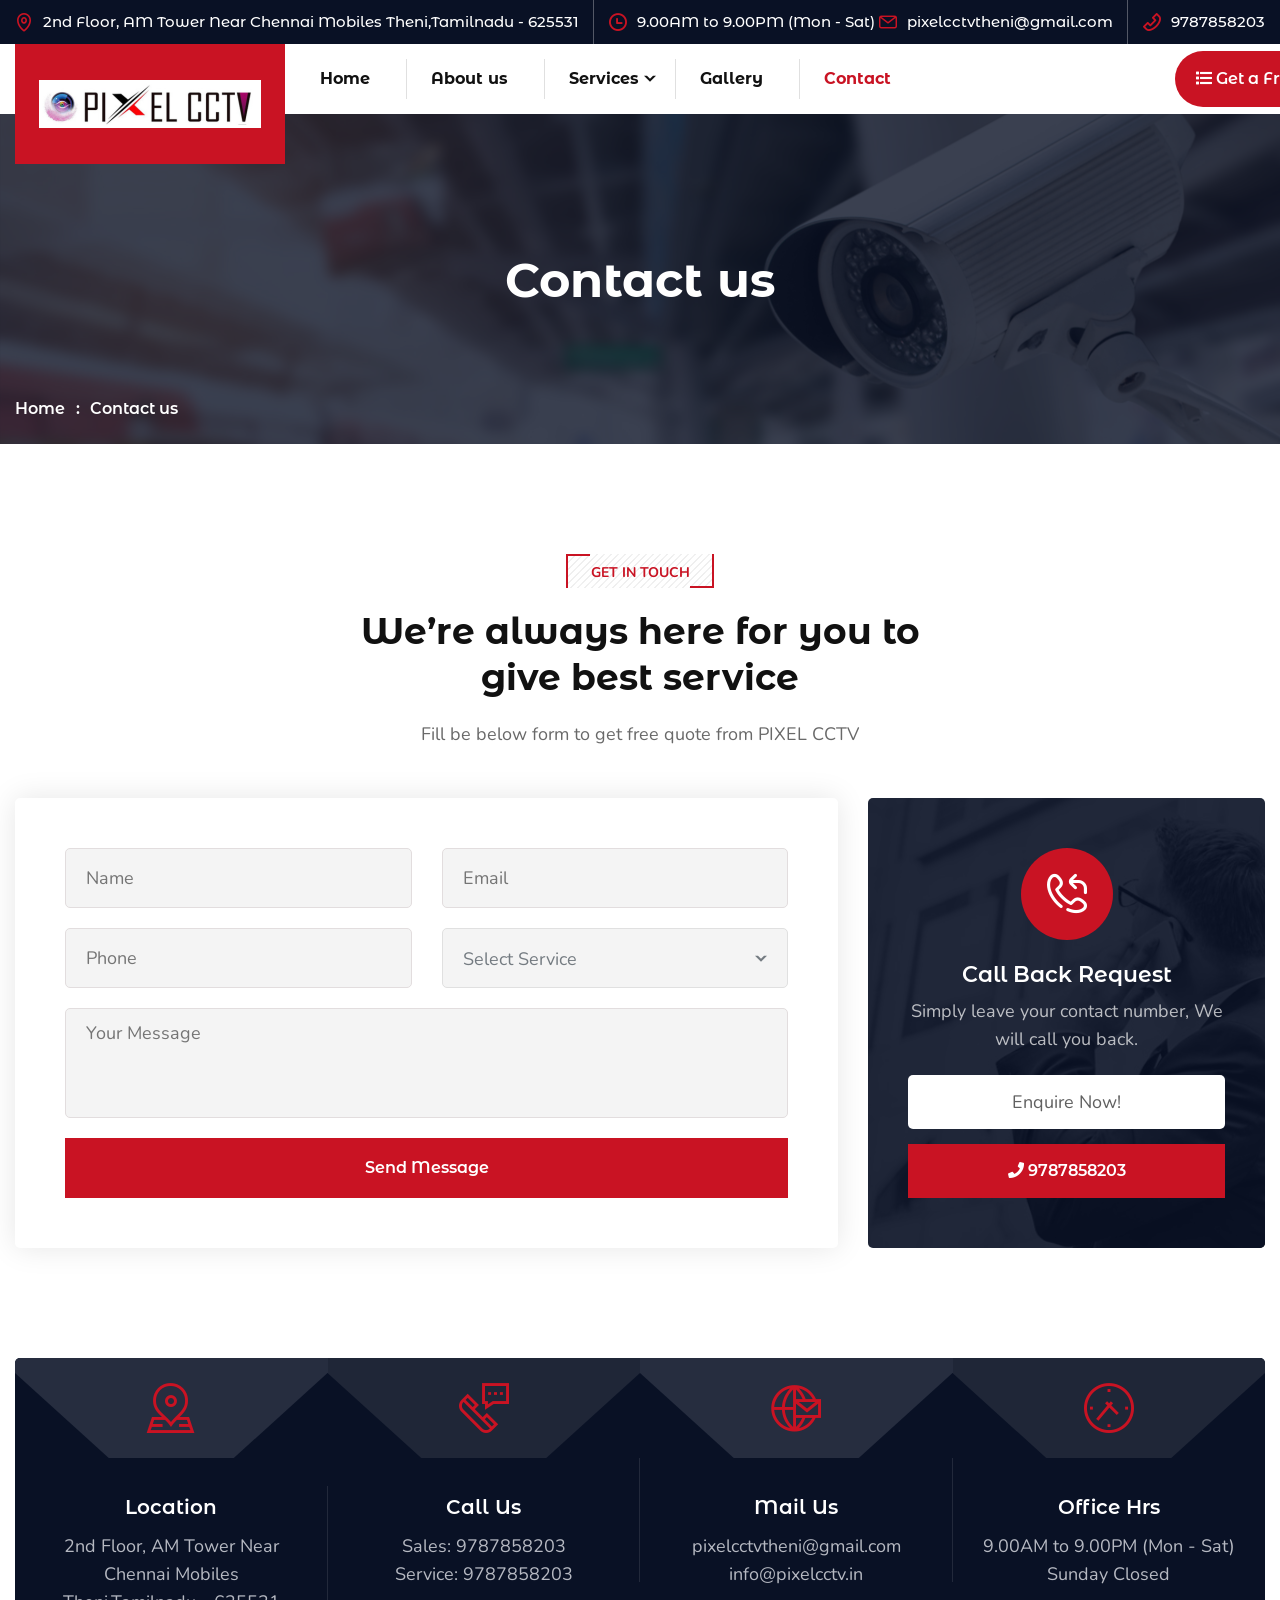
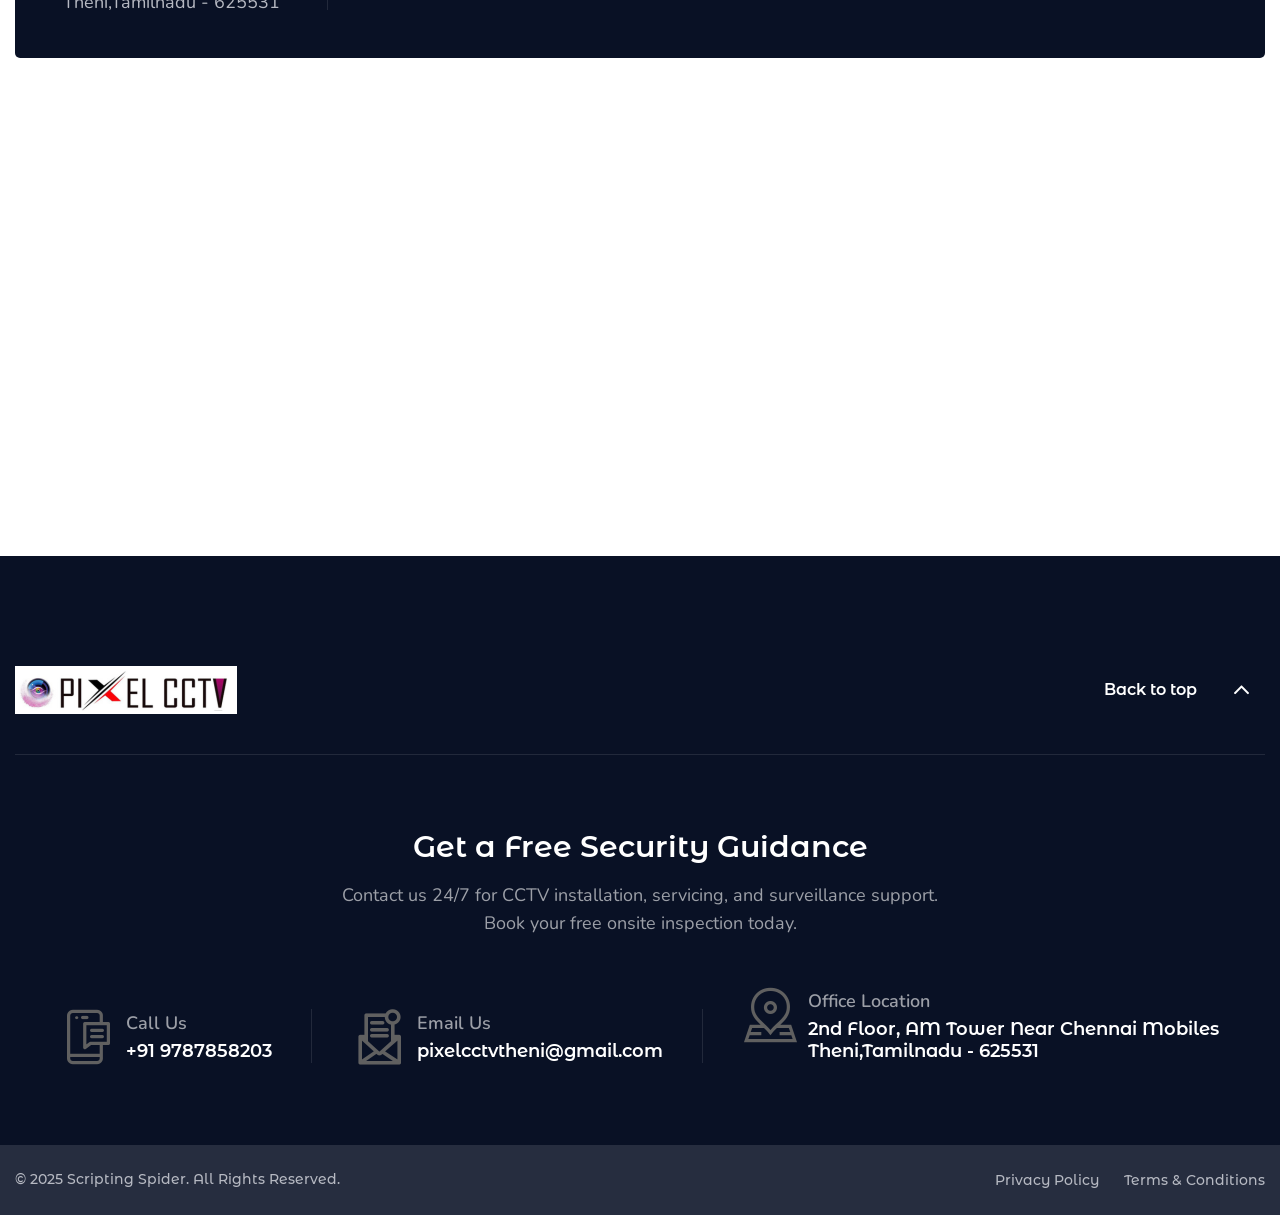
<file: contact.html>
<!DOCTYPE html>
<html lang="en">

<head>
<meta charset="utf-8">
<meta http-equiv="X-UA-Compatible" content="IE=edge">
<meta name="viewport" content="width=device-width, initial-scale=1.0, maximum-scale=1.0, user-scalable=0">

<title>Contact Pixel CCTV Theni | Best CCTV Installation & Security Services in Tamil Nadu</title>
<meta name="description" content="Contact Pixel CCTV for the best CCTV installation, automation, and security services in Theni, Tamil Nadu. Reach us for expert support, quotes, and service assistance.">
<meta name="keywords" content="contact pixel cctv, best cctv installation tamilnadu, security services theni, cctv support tamil nadu, automation service contact theni">
<meta name="robots" content="index, follow">


<!-- Fav Icon -->
<link rel="canonical" href="https://pixelcctv.in/contact.html">
<link rel="icon" href="assets/images/favicon.png" type="image/x-icon">

<!-- Google Fonts -->
<link href="https://fonts.googleapis.com/css2?family=Nunito:ital,wght@0,300;0,400;0,600;0,700;0,800;0,900;1,300;1,400;1,600;1,700;1,800;1,900&amp;display=swap" rel="stylesheet">
<link href="https://fonts.googleapis.com/css2?family=Montserrat+Alternates:ital,wght@0,300;0,400;0,500;0,600;0,700;0,800;0,900;1,300;1,400;1,500;1,600;1,700;1,800;1,900&amp;display=swap" rel="stylesheet">

<!-- Stylesheets -->
<link href="assets/css/font-awesome-all.css" rel="stylesheet">
<link href="assets/css/flaticon.css" rel="stylesheet">
<link href="assets/css/owl.css" rel="stylesheet">
<link href="assets/css/bootstrap.css" rel="stylesheet">
<link href="assets/css/jquery.fancybox.min.css" rel="stylesheet">
<link href="assets/css/animate.css" rel="stylesheet">
<link href="assets/css/nice-select.css" rel="stylesheet">
<link href="assets/css/color.css" rel="stylesheet">
<link href="assets/css/style.css" rel="stylesheet">
<link href="assets/css/responsive.css" rel="stylesheet">


</head>


<!-- page wrapper -->
<body>

    <div class="boxed_wrapper red">

        <!-- main header -->
        <header class="main-header style-three">
            <!-- header-top -->
            <div class="header-top bg-color-3">
                <div class="auto-container">
                    <div class="top-inner clearfix">
                        <ul class="info clearfix pull-left">
                            <li><i class="icon-placeholder"></i>2nd Floor, AM Tower Near Chennai Mobiles Theni,Tamilnadu
                                - 625531</li>
                            <li><i class="icon-hour"></i>9.00AM to 9.00PM (Mon - Sat)</li>
                        </ul>
                        <ul class="info clearfix pull-right">
                            <li><i class="icon-email-2"></i><a
                                    href="mailto:pixelcctvtheni@gmail.com">pixelcctvtheni@gmail.com</a></li>
                            <li><i class="icon-phone-call1"></i><a href="tel:919787858203">9787858203</a></li>
                        </ul>
                    </div>
                </div>
            </div>

            <!-- header-lower -->
            <div class="header-lower">
                <div class="auto-container">
                    <div class="outer-box clearfix">
                        <div class="logo-box">
                            <figure class="logo"><a href="index.html"><img src="assets/images/logo-4.png" alt=""></a>
                            </figure>
                        </div>
                        <div class="menu-area clearfix">
                            <!--Mobile Navigation Toggler-->
                            <div class="mobile-nav-toggler">
                                <i class="icon-bar"></i>
                                <i class="icon-bar"></i>
                                <i class="icon-bar"></i>
                            </div>
                            <nav class="main-menu navbar-expand-md navbar-light">
                                <div class="collapse navbar-collapse show clearfix" id="navbarSupportedContent">
                                    <ul class="navigation clearfix">
                                        <li><a href="index.html">Home</a></li>
                                        <li><a href="about.html">About us</a></li>
                                        <li class="dropdown"><a href="#">Services</a>
                                            <ul>
                                                <li><a href="cctv_dealer.html">CCTV Dealer</a></li>
                                                <li><a href="gate_automation.html">Gate Automation</a></li>
                                                <li><a href="home_automation.html">Home Automation</a></li>
                                                <li><a href="burglar_alarm.html">Burglar Alarm</a></li>
                                            </ul>
                                        </li>
                                        <li><a href="gallery.html">Gallery</a></li>
                                        <li class="current"><a href="contact.html">Contact</a></li>
                                    </ul>
                                </div>
                            </nav>
                        </div>
                        <ul class="other-option clearfix">
                            <div class="btn-box"><a href="contact.html#quote" class="theme-btn"
                                    style="width: 200px; padding: 15px; border-radius: 30px; margin-top: 5px;"><i
                                        class="fa fa-list"></i> Get a Free Quote</a></div>
                        </ul>
                    </div>
                </div>
            </div>

            <!--sticky Header-->
            <div class="sticky-header">
                <div class="auto-container">
                    <div class="outer-box clearfix">
                        <div class="logo-box">
                            <figure class="logo"><a href="index.html"><img src="assets/images/logo-4.png" alt=""></a>
                            </figure>
                        </div>
                        <div class="menu-area clearfix">
                            <nav class="main-menu clearfix">
                                <!--Keep This Empty / Menu will come through Javascript-->
                            </nav>
                        </div>
                        <ul class="other-option clearfix">
                            <div class="btn-box"><a href="contact.html#quote" class="theme-btn"
                                    style="width: 200px; padding: 15px; border-radius: 30px; margin-top: 5px;"><i
                                        class="fa fa-list"></i> Get a Free Quote</a></div>
                        </ul>
                    </div>
                </div>
            </div>
        </header>
        <!-- main-header end -->

        <!-- Mobile Menu  -->
        <div class="mobile-menu">
            <div class="menu-backdrop"></div>
            <div class="close-btn"><i class="fas fa-times"></i></div>

            <nav class="menu-box">
                <div class="nav-logo"><a href="index.html"><img src="assets/images/logo-4.png" alt="" title=""></a>
                </div>
                <div class="menu-outer"><!--Here Menu Will Come Automatically Via Javascript / Same Menu as in Header-->
                </div>
                <div class="contact-info">
                    <h4>Contact Info</h4>
                    <ul>
                        <li>2nd Floor, AM Tower Near Chennai Mobiles Theni,Tamilnadu - 625531</li>
                        <li><a href="tel:+919787858203">9787858203</a></li>
                        <li><a href="mailto:pixelcctvtheni@gmail.com">pixelcctvtheni@gmail.com</a></li>
                    </ul>
                </div>
                <div class="social-links">
                    <ul class="clearfix">
                        <li><a href="https://www.facebook.com/share/171YEpTLhy/"><span
                                    class="fab fa-facebook-square"></span></a></li>
                        <li><a href="https://wa.me/919787858203"><span class="fab fa-whatsapp"></span></a></li>
                        <li><a
                                href="https://www.instagram.com/pixelcctv.automation?utm_source=qr&igsh=ZTExemJrZGlnb3pq"><span
                                    class="fab fa-instagram"></span></a></li>
                        <li><a href="index.html"><span class="fab fa-youtube"></span></a></li>
                    </ul>
                </div>
            </nav>
        </div><!-- End Mobile Menu -->


        <!-- Page Title -->
        <section class="page-title" style="background-image: url(assets/images/banner/banner-3.jpg);">
            <div class="auto-container">
                <div class="content-box">
                    <div class="title">
                        <h1>Contact us</h1>
                    </div>
                    <ul class="bread-crumb clearfix">
                        <li><a href="index.html">Home</a></li>
                        <li>Contact us</li>
                    </ul>
                </div>
            </div>
        </section>
        <!-- End Page Title -->
        <section class="contact-page-section sec-pad"  id="quote">
            <div class="auto-container">
                <div class="sec-title centred">
                    <div class="top-title">
                        <div class="shape">
                            <div class="line line-1"></div>
                            <div class="line line-2"></div>
                            <div class="line line-3"></div>
                            <div class="line line-4"></div>
                            <div class="bg-shape" style="background-image: url(assets/images/icons/bg-shape.png);"></div>
                        </div>
                        <p>Get In Touch</p>
                    </div>
                    <h2>We’re always here for you to <br>give best service</h2>
                    <p style="margin-top: 20px">Fill be below form to get free quote from PIXEL CCTV</p>
                </div>
                <div class="row clearfix">
                    <div class="col-lg-8 col-md-12 col-sm-12 form-column">
                        <div class="form-inner">
                            <form id="contact-form" class="default-form">
                                <div class="row clearfix">
                                    <div class="col-lg-6 col-md-6 col-sm-12 form-group">
                                        <input type="text" id="name" name="username" placeholder="Name" required>
                                    </div>

                                    <div class="col-lg-6 col-md-6 col-sm-12 form-group">
                                        <input type="email" id="email" name="email" placeholder="Email" required>
                                    </div>

                                    <div class="col-lg-6 col-md-6 col-sm-12 form-group">
                                        <input type="text" id="phone" name="phone" placeholder="Phone" required>
                                    </div>

                                    <div class="col-lg-6 col-md-6 col-sm-12 form-group">
                                        <select id="service" required>
                                            <option value="">Select Service</option>
                                            <option value="CCTV">CCTV</option>
                                            <option value="Home Automation">Home Automation</option>
                                            <option value="Gate Automation">Gate Automation</option>
                                            <option value="Burglar Alarm">Burglar Alarm</option>
                                        </select>
                                    </div>

                                    <div class="col-lg-12 col-md-12 col-sm-12 form-group">
                                        <textarea id="message" name="message" placeholder="Your Message"></textarea>
                                    </div>

                                    <div class="col-lg-12 col-md-12 col-sm-12 form-group message-btn centred">
                                        <button class="theme-btn style-one" type="submit">Send Message</button>
                                    </div>
                                </div>
                            </form>
                        </div>
                    </div>
                    <div class="col-lg-4 col-md-12 col-sm-12 sidebar-column">
                        <div class="sidebar-content" style="background-image: url(assets/images/resource/contact-1.jpg);">
                            <div class="inner-box centred">
                                <div class="icon-box"><i class="icon-call-back"></i></div>
                                <h3>Call Back Request</h3>
                                <p>Simply leave your contact number, We will call you back.</p>
                                <a href="tel:919787858203" class="btn-one">Enquire Now!</a>
                                <a href="tel:919787858203" class="theme-btn style-one"><i class="fa fa-phone"></i> 9787858203</a>
                            </div>
                        </div>
                    </div>
                </div>
            </div>
        </section>

        <section class="contact-info-section centred">
            <div class="auto-container">
                <div class="inner-content clearfix">
                    <div class="single-item">
                        <div class="icon-box"><i class="icon-location"></i></div>
                        <h4>Location</h4>
                        <p>2nd Floor, AM Tower Near Chennai Mobiles Theni,Tamilnadu - 625531</p>
                    </div>
                    <div class="single-item">
                        <div class="icon-box"><i class="icon-call"></i></div>
                        <h4>Call Us</h4>
                        <p>Sales: <a href="tel:919787858203">9787858203</a><br>Service: <a
                                href="tel:919787858203">9787858203</a></p>
                    </div>
                    <div class="single-item">
                        <div class="icon-box"><i class="icon-email-1"></i></div>
                        <h4>Mail Us</h4>
                        <p><a href="mailto:pixelcctvtheni@gmail.com">pixelcctvtheni@gmail.com</a><br><a
                                href="mailto:supportyou@example.com">info@pixelcctv.in</a></p>
                    </div>
                    <div class="single-item">
                        <div class="icon-box"><i class="icon-clock"></i></div>
                        <h4>Office Hrs</h4>
                        <p>9.00AM to 9.00PM (Mon - Sat)<br>Sunday Closed</p>
                    </div>
                </div>
            </div>
        </section>

        <section class="google-map-section">
            <div class="map-inner">
                <iframe src="https://www.google.com/maps/embed?pb=!1m18!1m12!1m3!1d4875.543017737498!2d77.47422977586346!3d10.009921472862281!2m3!1f0!2f0!3f0!3m2!1i1024!2i768!4f13.1!3m3!1m2!1s0x3b0715eb5490d19f%3A0xf4763ca8f6e3b761!2sPIXEL%20CCTV%20CAMERA%20THENI!5e1!3m2!1sen!2sin!4v1763812063158!5m2!1sen!2sin" class="google-map" id="contact-google-map" ></iframe>
            </div>
        </section>
        <!-- main-footer -->
        <footer class="main-footer bg-color-3">
            <div class="auto-container">
                <div class="footer-top-five">
                    <div class="upper-inner">
                        <!-- <ul class="social-style-two clearfix">
                            <li><a href="#"><i class="fab fa-facebook-f"></i></a></li>
                            <li><a href="#"><i class="fab fa-twitter"></i></a></li>
                            <li><a href="#"><i class="fab fa-youtube"></i></a></li>
                            <li><a href="#"><i class="fab fa-linkedin-in"></i></a></li>
                        </ul> -->
                        <div class="footer-logo">
                            <figure class="logo"><a href="#"><img src="assets/images/logo-4.png"
                                        alt="Pixel CCTV Logo"></a></figure>
                        </div>
                        <button class="scroll-top-2 scroll-to-target" data-target="html">Back to top<i
                                class="fal fa-angle-up"></i></button>
                    </div>

                    <div class="content-box centred">
                        <div class="text">
                            <h3>Get a Free Security Guidance</h3>
                            <p>Contact us 24/7 for CCTV installation, servicing, and surveillance support.<br>Book your
                                free onsite inspection today.</p>
                        </div>
                        <ul class="info clearfix">
                            <li>
                                <i class="icon-smartphone"></i>
                                <p>Call Us</p>
                                <h5><a href="tel:+919787858203">+91 9787858203</a></h5>
                            </li>
                            <li>
                                <i class="icon-email"></i>
                                <p>Email Us</p>
                                <h5><a href="mailto:pixelcctvtheni@gmail.com">pixelcctvtheni@gmail.com</a></h5>
                            </li>
                            <li>
                                <i class="icon-location"></i>
                                <p>Office Location</p>
                                <h5>2nd Floor, AM Tower Near Chennai Mobiles <br> Theni,Tamilnadu - 625531</h5>
                            </li>
                        </ul>
                    </div>

                </div>
            </div>

            <div class="footer-bottom style-five">
                <div class="auto-container">
                    <div class="bottom-inner clearfix">
                        <div class="copyright pull-left">
                            <p>© 2025 <a href="https://scriptingspider.com/">Scripting Spider</a>. All Rights Reserved.
                            </p>
                        </div>
                        <ul class="footer-nav pull-right clearfix">
                            <li><a href="privacy_policy.html" target="_blank">Privacy Policy</a></li>
                            <li><a href="terms_and_conditions.html" target="_blank">Terms &amp; Conditions</a></li>
                            <!-- <li><a href="#">Site Map</a></li> -->
                        </ul>
                    </div>
                </div>
            </div>
        </footer>

        <!-- main-footer end -->



        <!--Scroll to top-->
        <button class="scroll-top scroll-to-target" data-target="html">
            <span class="fal fa-angle-up"></span>
        </button>
    </div>


    <!-- jequery plugins -->
    <script>
        document.getElementById("contact-form").addEventListener("submit", function (e) {
            e.preventDefault();

            let name = document.getElementById("name").value.trim();
            let email = document.getElementById("email").value.trim();
            let phone = document.getElementById("phone").value.trim();
            let service = document.getElementById("service").value.trim();
            let message = document.getElementById("message").value.trim();

            // Validation
            if (name.length < 3) {
                alert("Please enter a valid name.");
                return;
            }

            let emailPattern = /^[^ ]+@[^ ]+\.[a-z]{2,3}$/;
            if (!email.match(emailPattern)) {
                alert("Please enter a valid email.");
                return;
            }

            let phonePattern = /^[0-9]{10}$/;
            if (!phone.match(phonePattern)) {
                alert("Please enter a valid 10-digit phone number.");
                return;
            }

            if (service === "") {
                alert("Please select a service.");
                return;
            }

            if (message.length < 3) {
                alert("Please enter a message.");
                return;
            }

            // WhatsApp Template Message
            let whatsappMessage =
                "📩 *New Service Inquiry From PIXEL CCTV Website*%0A%0A" +
                "*Name:* " + name + "%0A" +
                "*Email:* " + email + "%0A" +
                "*Phone:* " + phone + "%0A" +
                "*Service:* " + service + "%0A" +
                "*Message:* " + message;

            // WhatsApp Number
            let phoneNumber = "919787858203";

            // WhatsApp Redirect
            let url = "https://wa.me/" + phoneNumber + "?text=" + whatsappMessage;

            window.open(url, "_blank");
        });
    </script>
    <script src="assets/js/jquery.js"></script>
    <script src="assets/js/popper.min.js"></script>
    <script src="assets/js/bootstrap.min.js"></script>
    <script src="assets/js/owl.js"></script>
    <script src="assets/js/wow.js"></script>
    <script src="assets/js/validation.js"></script>
    <script src="assets/js/jquery.fancybox.js"></script>
    <script src="assets/js/appear.js"></script>
    <script src="assets/js/scrollbar.js"></script>
    <script src="assets/js/jquery.nice-select.min.js"></script>
    <script src="assets/js/jquery-ui.js"></script>
    <script src="assets/js/isotope.js"></script>

    <!-- main-js -->
    <script src="assets/js/script.js"></script>

</body><!-- End of .page_wrapper -->
</html>
</file>
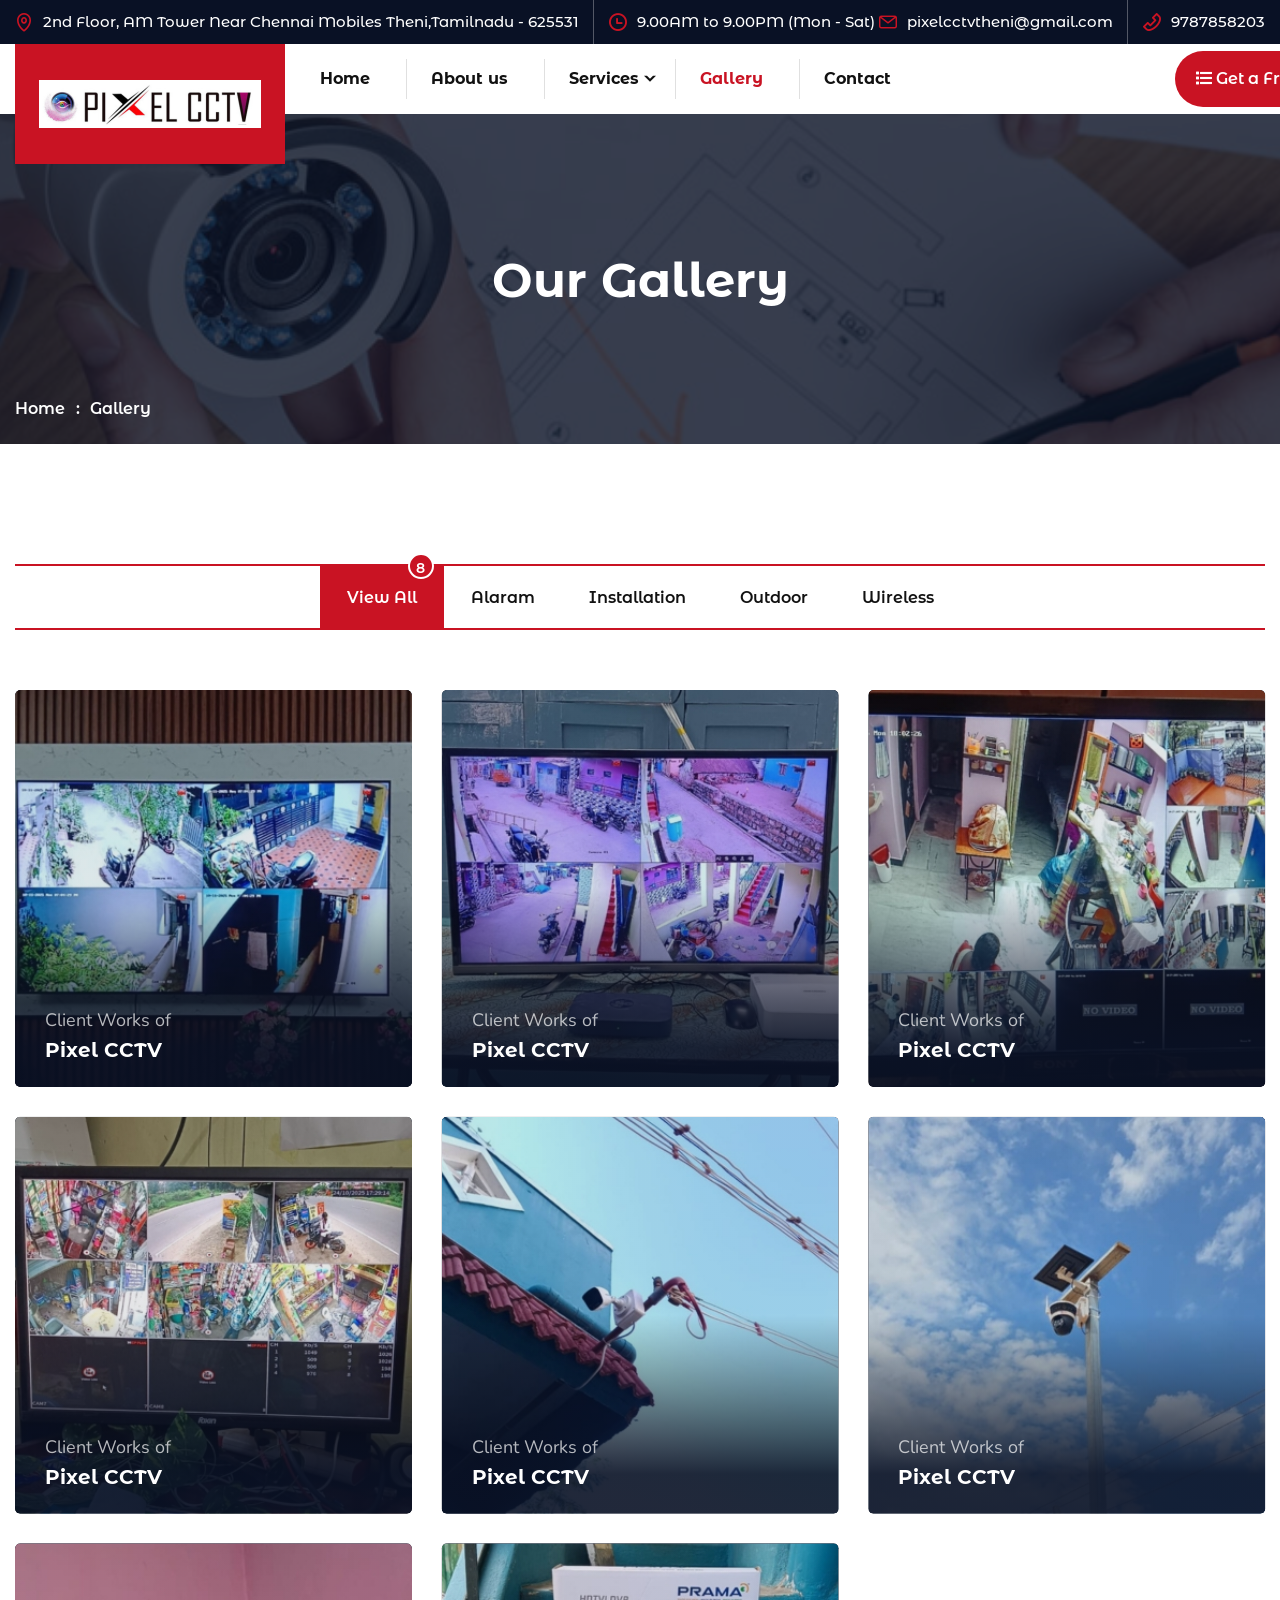
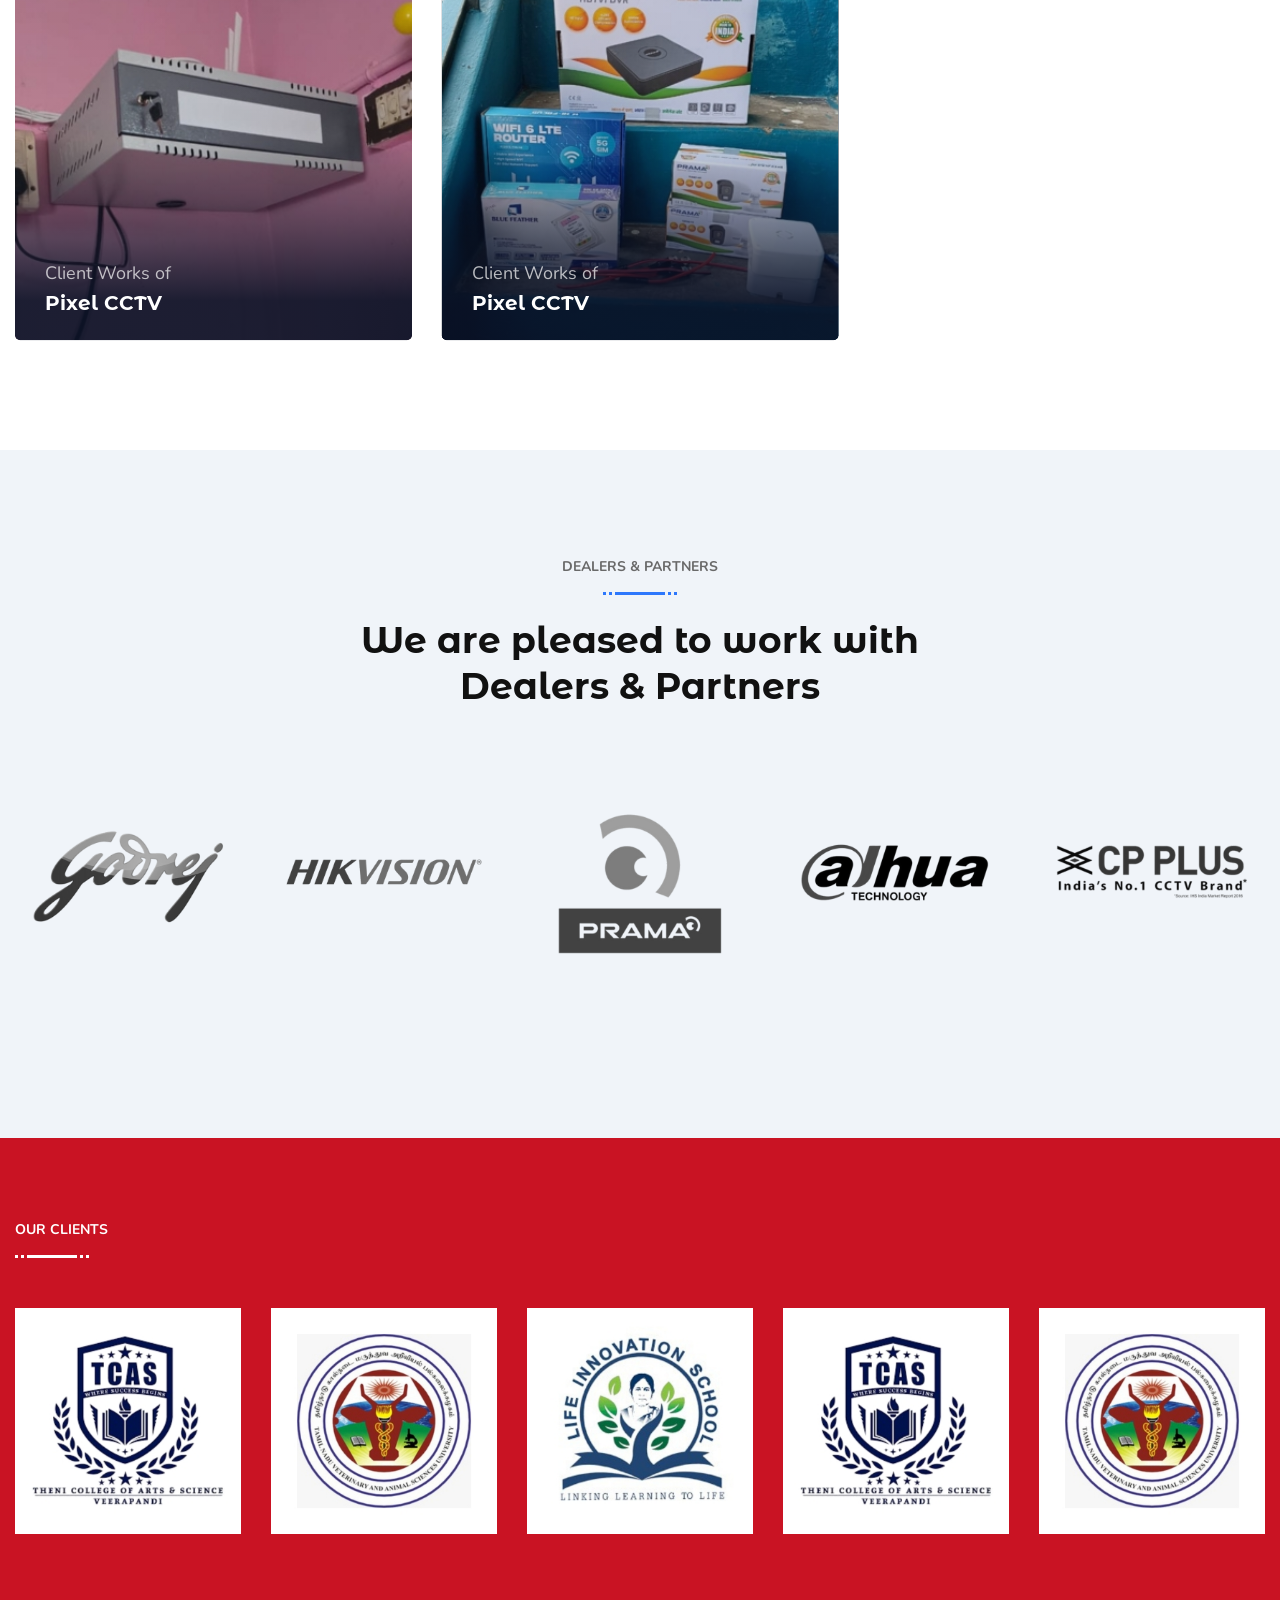
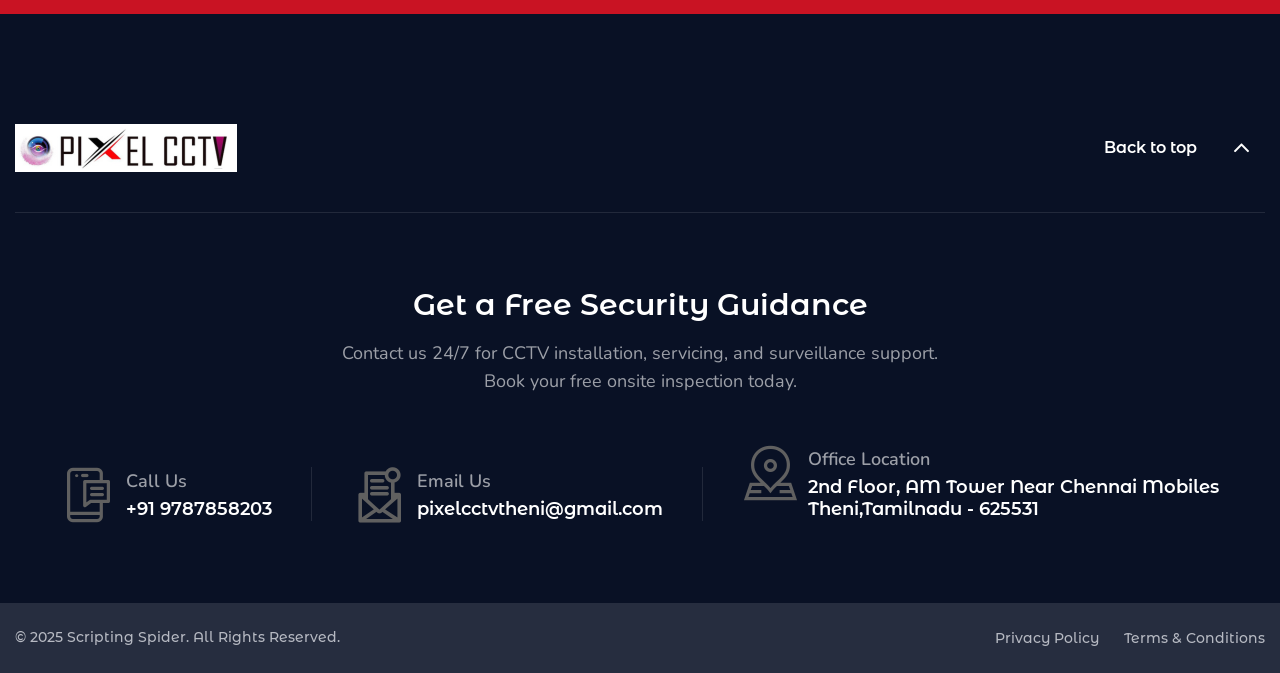
<file: gallery.html>
<!DOCTYPE html>
<html lang="en">

<head>
<meta charset="utf-8">
<meta http-equiv="X-UA-Compatible" content="IE=edge">
<meta name="viewport" content="width=device-width, initial-scale=1.0, maximum-scale=1.0, user-scalable=0">

<title>Pixel CCTV Gallery | CCTV & Automation Projects in Theni, Tamil Nadu</title>
<meta name="description" content="Browse the Pixel CCTV gallery showcasing the best CCTV installations, automation setups, and security projects completed across Theni and Tamil Nadu.">
<meta name="keywords" content="cctv gallery theni, security projects tamilnadu, best cctv installation photos, pixel cctv works theni">
<meta name="robots" content="index, follow">


<!-- Fav Icon -->
<link rel="canonical" href="https://pixelcctv.in/gallery.html">
<link rel="icon" href="assets/images/favicon.png" type="image/x-icon">

<!-- Google Fonts -->
<link href="https://fonts.googleapis.com/css2?family=Nunito:ital,wght@0,300;0,400;0,600;0,700;0,800;0,900;1,300;1,400;1,600;1,700;1,800;1,900&amp;display=swap" rel="stylesheet">
<link href="https://fonts.googleapis.com/css2?family=Montserrat+Alternates:ital,wght@0,300;0,400;0,500;0,600;0,700;0,800;0,900;1,300;1,400;1,500;1,600;1,700;1,800;1,900&amp;display=swap" rel="stylesheet">

<!-- Stylesheets -->
<link href="assets/css/font-awesome-all.css" rel="stylesheet">
<link href="assets/css/flaticon.css" rel="stylesheet">
<link href="assets/css/owl.css" rel="stylesheet">
<link href="assets/css/bootstrap.css" rel="stylesheet">
<link href="assets/css/jquery.fancybox.min.css" rel="stylesheet">
<link href="assets/css/animate.css" rel="stylesheet">
<link href="assets/css/nice-select.css" rel="stylesheet">
<link href="assets/css/color.css" rel="stylesheet">
<link href="assets/css/style.css" rel="stylesheet">
<link href="assets/css/responsive.css" rel="stylesheet">


</head>


<!-- page wrapper -->
<body>

    <div class="boxed_wrapper red">

        <!-- main header -->
        <header class="main-header style-three">
            <!-- header-top -->
            <div class="header-top bg-color-3">
                <div class="auto-container">
                    <div class="top-inner clearfix">
                        <ul class="info clearfix pull-left">
                            <li><i class="icon-placeholder"></i>2nd Floor, AM Tower Near Chennai Mobiles Theni,Tamilnadu
                                - 625531</li>
                            <li><i class="icon-hour"></i>9.00AM to 9.00PM (Mon - Sat)</li>
                        </ul>
                        <ul class="info clearfix pull-right">
                            <li><i class="icon-email-2"></i><a
                                    href="mailto:pixelcctvtheni@gmail.com">pixelcctvtheni@gmail.com</a></li>
                            <li><i class="icon-phone-call1"></i><a href="tel:919787858203">9787858203</a></li>
                        </ul>
                    </div>
                </div>
            </div>

            <!-- header-lower -->
            <div class="header-lower">
                <div class="auto-container">
                    <div class="outer-box clearfix">
                        <div class="logo-box">
                            <figure class="logo"><a href="index.html"><img src="assets/images/logo-4.png" alt=""></a>
                            </figure>
                        </div>
                        <div class="menu-area clearfix">
                            <!--Mobile Navigation Toggler-->
                            <div class="mobile-nav-toggler">
                                <i class="icon-bar"></i>
                                <i class="icon-bar"></i>
                                <i class="icon-bar"></i>
                            </div>
                            <nav class="main-menu navbar-expand-md navbar-light">
                                <div class="collapse navbar-collapse show clearfix" id="navbarSupportedContent">
                                    <ul class="navigation clearfix">
                                        <li><a href="index.html">Home</a></li>
                                        <li><a href="about.html">About us</a></li>
                                        <li class="dropdown"><a href="#">Services</a>
                                            <ul>
                                                <li><a href="cctv_dealer.html">CCTV Dealer</a></li>
                                                <li><a href="gate_automation.html">Gate Automation</a></li>
                                                <li><a href="home_automation.html">Home Automation</a></li>
                                                <li><a href="burglar_alarm.html">Burglar Alarm</a></li>
                                            </ul>
                                        </li>
                                        <li class="current"><a href="gallery.html">Gallery</a></li>
                                        <li><a href="contact.html">Contact</a></li>
                                    </ul>
                                </div>
                            </nav>
                        </div>
                        <ul class="other-option clearfix">
                            <div class="btn-box"><a href="contact.html#quote" class="theme-btn"
                                    style="width: 200px; padding: 15px; border-radius: 30px; margin-top: 5px;"><i
                                        class="fa fa-list"></i> Get a Free Quote</a></div>
                        </ul>
                    </div>
                </div>
            </div>

            <!--sticky Header-->
            <div class="sticky-header">
                <div class="auto-container">
                    <div class="outer-box clearfix">
                        <div class="logo-box">
                            <figure class="logo"><a href="index.html"><img src="assets/images/logo-4.png" alt=""></a>
                            </figure>
                        </div>
                        <div class="menu-area clearfix">
                            <nav class="main-menu clearfix">
                                <!--Keep This Empty / Menu will come through Javascript-->
                            </nav>
                        </div>
                        <ul class="other-option clearfix">
                            <div class="btn-box"><a href="contact.html#quote" class="theme-btn"
                                    style="width: 200px; padding: 15px; border-radius: 30px; margin-top: 5px;"><i
                                        class="fa fa-list"></i> Get a Free Quote</a></div>
                        </ul>
                    </div>
                </div>
            </div>
        </header>
        <!-- main-header end -->

        <!-- Mobile Menu  -->
        <div class="mobile-menu">
            <div class="menu-backdrop"></div>
            <div class="close-btn"><i class="fas fa-times"></i></div>

            <nav class="menu-box">
                <div class="nav-logo"><a href="index.html"><img src="assets/images/logo-4.png" alt="" title=""></a>
                </div>
                <div class="menu-outer"><!--Here Menu Will Come Automatically Via Javascript / Same Menu as in Header-->
                </div>
                <div class="contact-info">
                    <h4>Contact Info</h4>
                    <ul>
                        <li>2nd Floor, AM Tower Near Chennai Mobiles Theni,Tamilnadu - 625531</li>
                        <li><a href="tel:+919787858203">9787858203</a></li>
                        <li><a href="mailto:pixelcctvtheni@gmail.com">pixelcctvtheni@gmail.com</a></li>
                    </ul>
                </div>
                <div class="social-links">
                    <ul class="clearfix">
                        <li><a href="https://www.facebook.com/share/171YEpTLhy/"><span
                                    class="fab fa-facebook-square"></span></a></li>
                        <li><a href="https://wa.me/919787858203"><span class="fab fa-whatsapp"></span></a></li>
                        <li><a
                                href="https://www.instagram.com/pixelcctv.automation?utm_source=qr&igsh=ZTExemJrZGlnb3pq"><span
                                    class="fab fa-instagram"></span></a></li>
                        <li><a href="index.html"><span class="fab fa-youtube"></span></a></li>
                    </ul>
                </div>
            </nav>
        </div><!-- End Mobile Menu -->


        <!-- Page Title -->
        <section class="page-title" style="background-image: url(assets/images/background/column-bg-1.jpg);">
            <div class="auto-container">
                <div class="content-box">
                    <div class="title">
                        <h1>Our Gallery</h1>
                    </div>
                    <ul class="bread-crumb clearfix">
                        <li><a href="index.html">Home</a></li>
                        <li>Gallery</li>
                    </ul>
                </div>
            </div>
        </section>
        <!-- End Page Title -->

        <section class="project-page-section title-over-two">
            <div class="auto-container">
                <div class="sortable-masonry">
                    <div class="filters centred">
                        <ul class="filter-tabs filter-btns clearfix">
                            <li class="active filter" data-role="button" data-filter=".all">View All<span>8</span></li>
                            <li class="filter" data-role="button" data-filter=".alaram">Alaram</li>
                            <li class="filter" data-role="button" data-filter=".installation">Installation</li>
                            <li class="filter" data-role="button" data-filter=".outdoor">Outdoor</li>
                            <li class="filter" data-role="button" data-filter=".wireless">Wireless</li>
                        </ul>
                    </div>
                    <div class="items-container row clearfix">
                        <div class="col-lg-4 col-md-6 col-sm-12 masonry-item small-column all outdoor alaram installation">
                            <div class="project-block-one">
                                <div class="inner-box">
                                    <figure class="image-box"><img src="assets/images/gallery/1.jpg" alt=""></figure>
                                    <div class="content-box">
                                        <div class="text">
                                            <p>Client Works of </p>
                                            <h4><a href="#">Pixel CCTV</a></h4>
                                        </div>
                                        <ul class="link-box">
                                            <li>
                                                <a href="assets/images/gallery/1.jpg" class="lightbox-image" data-fancybox="gallery"><i class="icon-zoom-in"></i><span>Full View</span></a>
                                            </li>
                                            
                                        </ul>
                                    </div>
                                </div>
                            </div>
                        </div>
                        <div class="col-lg-4 col-md-6 col-sm-12 masonry-item small-column all alaram outdoor wireless">
                            <div class="project-block-one">
                                <div class="inner-box">
                                    <figure class="image-box"><img src="assets/images/gallery/2.jpg" alt=""></figure>
                                    <div class="content-box">
                                        <div class="text">
                                            <p>Client Works of </p>
                                            <h4><a href="#">Pixel CCTV</a></h4>
                                        </div>
                                        <ul class="link-box">
                                            <li>
                                                <a href="assets/images/gallery/2.jpg" class="lightbox-image" data-fancybox="gallery"><i class="icon-zoom-in"></i><span>Full View</span></a>
                                            </li>
                                            
                                        </ul>
                                    </div>
                                </div>
                            </div>
                        </div>
                        <div class="col-lg-4 col-md-6 col-sm-12 masonry-item small-column all outdoor installation">
                            <div class="project-block-one">
                                <div class="inner-box">
                                    <figure class="image-box"><img src="assets/images/gallery/3.jpg" alt=""></figure>
                                    <div class="content-box">
                                        <div class="text">
                                            <p>Client Works of </p>
                                            <h4><a href="#">Pixel CCTV</a></h4>
                                        </div>
                                        <ul class="link-box">
                                            <li>
                                                <a href="assets/images/gallery/3.jpg" class="lightbox-image" data-fancybox="gallery"><i class="icon-zoom-in"></i><span>Full View</span></a>
                                            </li>
                                            
                                        </ul>
                                    </div>
                                </div>
                            </div>
                        </div>
                        <div class="col-lg-4 col-md-6 col-sm-12 masonry-item small-column all alaram installation wireless">
                            <div class="project-block-one">
                                <div class="inner-box">
                                    <figure class="image-box"><img src="assets/images/gallery/4.jpg" alt=""></figure>
                                    <div class="content-box">
                                        <div class="text">
                                            <p>Client Works of </p>
                                            <h4><a href="#">Pixel CCTV</a></h4>
                                        </div>
                                        <ul class="link-box">
                                            <li>
                                                <a href="assets/images/gallery/4.jpg" class="lightbox-image" data-fancybox="gallery"><i class="icon-zoom-in"></i><span>Full View</span></a>
                                            </li>
                                            
                                        </ul>
                                    </div>
                                </div>
                            </div>
                        </div>
                        <div class="col-lg-4 col-md-6 col-sm-12 masonry-item small-column all outdoor alaram installation">
                            <div class="project-block-one">
                                <div class="inner-box">
                                    <figure class="image-box"><img src="assets/images/gallery/5.jpg" alt=""></figure>
                                    <div class="content-box">
                                        <div class="text">
                                            <p>Client Works of </p>
                                            <h4><a href="#">Pixel CCTV</a></h4>
                                        </div>
                                        <ul class="link-box">
                                            <li>
                                                <a href="assets/images/gallery/5.jpg" class="lightbox-image" data-fancybox="gallery"><i class="icon-zoom-in"></i><span>Full View</span></a>
                                            </li>
                                            
                                        </ul>
                                    </div>
                                </div>
                            </div>
                        </div>
                        <div class="col-lg-4 col-md-6 col-sm-12 masonry-item small-column all alaram outdoor wireless">
                            <div class="project-block-one">
                                <div class="inner-box">
                                    <figure class="image-box"><img src="assets/images/gallery/6.jpg" alt=""></figure>
                                    <div class="content-box">
                                        <div class="text">
                                            <p>Client Works of </p>
                                            <h4><a href="#">Pixel CCTV</a></h4>
                                        </div>
                                        <ul class="link-box">
                                            <li>
                                                <a href="assets/images/gallery/6.jpg" class="lightbox-image" data-fancybox="gallery"><i class="icon-zoom-in"></i><span>Full View</span></a>
                                            </li>
                                            
                                        </ul>
                                    </div>
                                </div>
                            </div>
                        </div>
                        <div class="col-lg-4 col-md-6 col-sm-12 masonry-item small-column all residential alaram">
                            <div class="project-block-one">
                                <div class="inner-box">
                                    <figure class="image-box"><img src="assets/images/gallery/7.jpg" alt=""></figure>
                                    <div class="content-box">
                                        <div class="text">
                                            <p>Client Works of </p>
                                            <h4><a href="#">Pixel CCTV</a></h4>
                                        </div>
                                        <ul class="link-box">
                                            <li>
                                                <a href="assets/images/gallery/7.jpg" class="lightbox-image" data-fancybox="gallery"><i class="icon-zoom-in"></i><span>Full View</span></a>
                                            </li>
                                            
                                        </ul>
                                    </div>
                                </div>
                            </div>
                        </div>
                        <div class="col-lg-4 col-md-6 col-sm-12 masonry-item small-column all outdoor alaram installation">
                            <div class="project-block-one">
                                <div class="inner-box">
                                    <figure class="image-box"><img src="assets/images/gallery/8.jpg" alt=""></figure>
                                    <div class="content-box">
                                        <div class="text">
                                            <p>Client Works of </p>
                                            <h4><a href="#">Pixel CCTV</a></h4>
                                        </div>
                                        <ul class="link-box">
                                            <li>
                                                <a href="assets/images/gallery/8.jpg" class="lightbox-image" data-fancybox="gallery"><i class="icon-zoom-in"></i><span>Full View</span></a>
                                            </li>
                                            
                                        </ul>
                                    </div>
                                </div>
                            </div>
                        </div>
                        <!-- <div class="col-lg-4 col-md-6 col-sm-12 masonry-item small-column all alaram outdoor ">
                            <div class="project-block-one">
                                <div class="inner-box">
                                    <figure class="image-box"><img src="assets/images/gallery/project-28.jpg" alt=""></figure>
                                    <div class="content-box">
                                        <div class="text">
                                            <p>Wireless</p>
                                            <h4><a href="#">Helping Police Department</a></h4>
                                        </div>
                                        <ul class="link-box">
                                            <li>
                                                <a href="assets/images/gallery/project-28.jpg" class="lightbox-image" data-fancybox="gallery"><i class="icon-zoom-in"></i><span>Full View</span></a>
                                            </li>
                                            <li>
                                                <a href="#"><i class="icon-link"></i><span>More Details</span></a>
                                            </li>
                                        </ul>
                                    </div>
                                </div>
                            </div>
                        </div> -->
                    </div>
                </div>
            </div>
        </section>

        <section class="clients-section style-two">
            <div class="auto-container">
                <div class="sec-title-two centred">
                    <p>Dealers &amp; Partners</p>
                    <h2>We are pleased to work with <br>Dealers & Partners</h2>
                </div>
                <div class="clients-carousel owl-carousel owl-theme owl-nav-none owl-dots-none owl-loaded owl-drag">
                    <div class="owl-stage-outer">
                        <div class="owl-stage"
                            style="transform: translate3d(-2160px, 0px, 0px); transition: 3s; width: 3600px;">
                            <div class="owl-item" style="width: 210px; margin-right: 30px;">
                                <figure class="clients-logo-box"><a href="#"><img
                                            src="assets/images/dealers/d1.png" alt=""></a></figure>
                            </div>
                            <div class="owl-item" style="width: 210px; margin-right: 30px;">
                                <figure class="clients-logo-box"><a href="#"><img
                                            src="assets/images/dealers/d2.png" alt=""></a></figure>
                            </div>
                            <div class="owl-item" style="width: 210px; margin-right: 30px;">
                                <figure class="clients-logo-box"><a href="#"><img
                                            src="assets/images/dealers/d3.png" alt=""></a></figure>
                            </div>
                            <div class="owl-item" style="width: 210px; margin-right: 30px;">
                                <figure class="clients-logo-box"><a href="#"><img
                                            src="assets/images/dealers/d4.png" alt=""></a></figure>
                            </div>
                            <div class="owl-item" style="width: 210px; margin-right: 30px;">
                                <figure class="clients-logo-box"><a href="#"><img
                                            src="assets/images/dealers/d5.png" alt=""></a></figure>
                            </div>
                            <div class="owl-item" style="width: 210px; margin-right: 30px;">
                                <figure class="clients-logo-box"><a href="#"><img
                                            src="assets/images/dealers/d6.png" alt=""></a></figure>
                            </div>
                        </div>
                    </div>
                    <div class="owl-nav disabled"><button type="button" role="presentation" class="owl-prev"><span
                                class="fas fa-angle-left"></span></button><button type="button" role="presentation"
                            class="owl-next"><span class="fas fa-angle-right"></span></button></div>
                    <div class="owl-dots disabled"><button role="button" class="owl-dot active"><span></span></button>
                    </div>
                </div>
            </div>
        </section>


        <section class="clients-section bg-color-2">
            <div class="auto-container">
                <div class="clients-carousel owl-carousel owl-theme owl-nav-none owl-dots-none owl-loaded owl-drag">


                    <div class="sec-title-two light">
                        <p>Our Clients</p>
                        <!-- <h2>What our customers say about us</h2> -->
                    </div>
                    <div class="owl-stage-outer">
                        <div class="owl-stage"
                            style="transform: translate3d(-2160px, 0px, 0px); transition: 3s; width: 3600px;">
                            <div class="owl-item" style="width: 210px; margin-right: 30px;">
                                <figure class="clients-logo-box"><a href="#"><img
                                            src="assets/images/clients/c1.jpg" alt=""></a></figure>
                            </div>
                            <div class="owl-item" style="width: 210px; margin-right: 30px;">
                                <figure class="clients-logo-box"><a href="#"><img
                                            src="assets/images/clients/c3.jpg" alt=""></a></figure>
                            </div>
                            <!-- <div class="owl-item active" style="width: 210px; margin-right: 30px;">
                                <figure class="clients-logo-box"><a href="#"><img
                                            src="assets/images/clients/c1.jpeg" alt=""></a></figure>
                            </div> -->
                            <div class="owl-item" style="width: 210px; margin-right: 30px;">
                                <figure class="clients-logo-box"><a href="#"><img
                                            src="assets/images/clients/c2.jpg" alt=""></a></figure>
                            </div>
                        </div>
                    </div>
                    <div class="owl-nav disabled"><button type="button" role="presentation" class="owl-prev"><span
                                class="fas fa-angle-left"></span></button><button type="button" role="presentation"
                            class="owl-next"><span class="fas fa-angle-right"></span></button></div>
                    <div class="owl-dots disabled"><button role="button" class="owl-dot active"><span></span></button>
                    </div>
                </div>
            </div>
        </section>

        <!-- main-footer -->
        <footer class="main-footer bg-color-3">
            <div class="auto-container">
                <div class="footer-top-five">
                    <div class="upper-inner">
                        <!-- <ul class="social-style-two clearfix">
                            <li><a href="#"><i class="fab fa-facebook-f"></i></a></li>
                            <li><a href="#"><i class="fab fa-twitter"></i></a></li>
                            <li><a href="#"><i class="fab fa-youtube"></i></a></li>
                            <li><a href="#"><i class="fab fa-linkedin-in"></i></a></li>
                        </ul> -->
                        <div class="footer-logo">
                            <figure class="logo"><a href="#"><img src="assets/images/logo-4.png"
                                        alt="Pixel CCTV Logo"></a></figure>
                        </div>
                        <button class="scroll-top-2 scroll-to-target" data-target="html">Back to top<i
                                class="fal fa-angle-up"></i></button>
                    </div>

                    <div class="content-box centred">
                        <div class="text">
                            <h3>Get a Free Security Guidance</h3>
                            <p>Contact us 24/7 for CCTV installation, servicing, and surveillance support.<br>Book your
                                free onsite inspection today.</p>
                        </div>
                        <ul class="info clearfix">
                            <li>
                                <i class="icon-smartphone"></i>
                                <p>Call Us</p>
                                <h5><a href="tel:+919787858203">+91 9787858203</a></h5>
                            </li>
                            <li>
                                <i class="icon-email"></i>
                                <p>Email Us</p>
                                <h5><a href="mailto:pixelcctvtheni@gmail.com">pixelcctvtheni@gmail.com</a></h5>
                            </li>
                            <li>
                                <i class="icon-location"></i>
                                <p>Office Location</p>
                                <h5>2nd Floor, AM Tower Near Chennai Mobiles <br> Theni,Tamilnadu - 625531</h5>
                            </li>
                        </ul>
                    </div>

                </div>
            </div>

            <div class="footer-bottom style-five">
                <div class="auto-container">
                    <div class="bottom-inner clearfix">
                        <div class="copyright pull-left">
                            <p>© 2025 <a href="https://scriptingspider.com/">Scripting Spider</a>. All Rights Reserved.
                            </p>
                        </div>
                        <ul class="footer-nav pull-right clearfix">
                            <li><a href="privacy_policy.html" target="_blank">Privacy Policy</a></li>
                            <li><a href="terms_and_conditions.html" target="_blank">Terms &amp; Conditions</a></li>
                            <!-- <li><a href="#">Site Map</a></li> -->
                        </ul>
                    </div>
                </div>
            </div>
        </footer>

        <!-- main-footer end -->



        <!--Scroll to top-->
        <button class="scroll-top scroll-to-target" data-target="html">
            <span class="fal fa-angle-up"></span>
        </button>
    </div>


    <!-- jequery plugins -->
    <script src="assets/js/jquery.js"></script>
    <script src="assets/js/popper.min.js"></script>
    <script src="assets/js/bootstrap.min.js"></script>
    <script src="assets/js/owl.js"></script>
    <script src="assets/js/wow.js"></script>
    <script src="assets/js/validation.js"></script>
    <script src="assets/js/jquery.fancybox.js"></script>
    <script src="assets/js/appear.js"></script>
    <script src="assets/js/scrollbar.js"></script>
    <script src="assets/js/jquery.nice-select.min.js"></script>
    <script src="assets/js/jquery-ui.js"></script>
    <script src="assets/js/isotope.js"></script>

    <!-- main-js -->
    <script src="assets/js/script.js"></script>

</body><!-- End of .page_wrapper -->
</html>
</file>
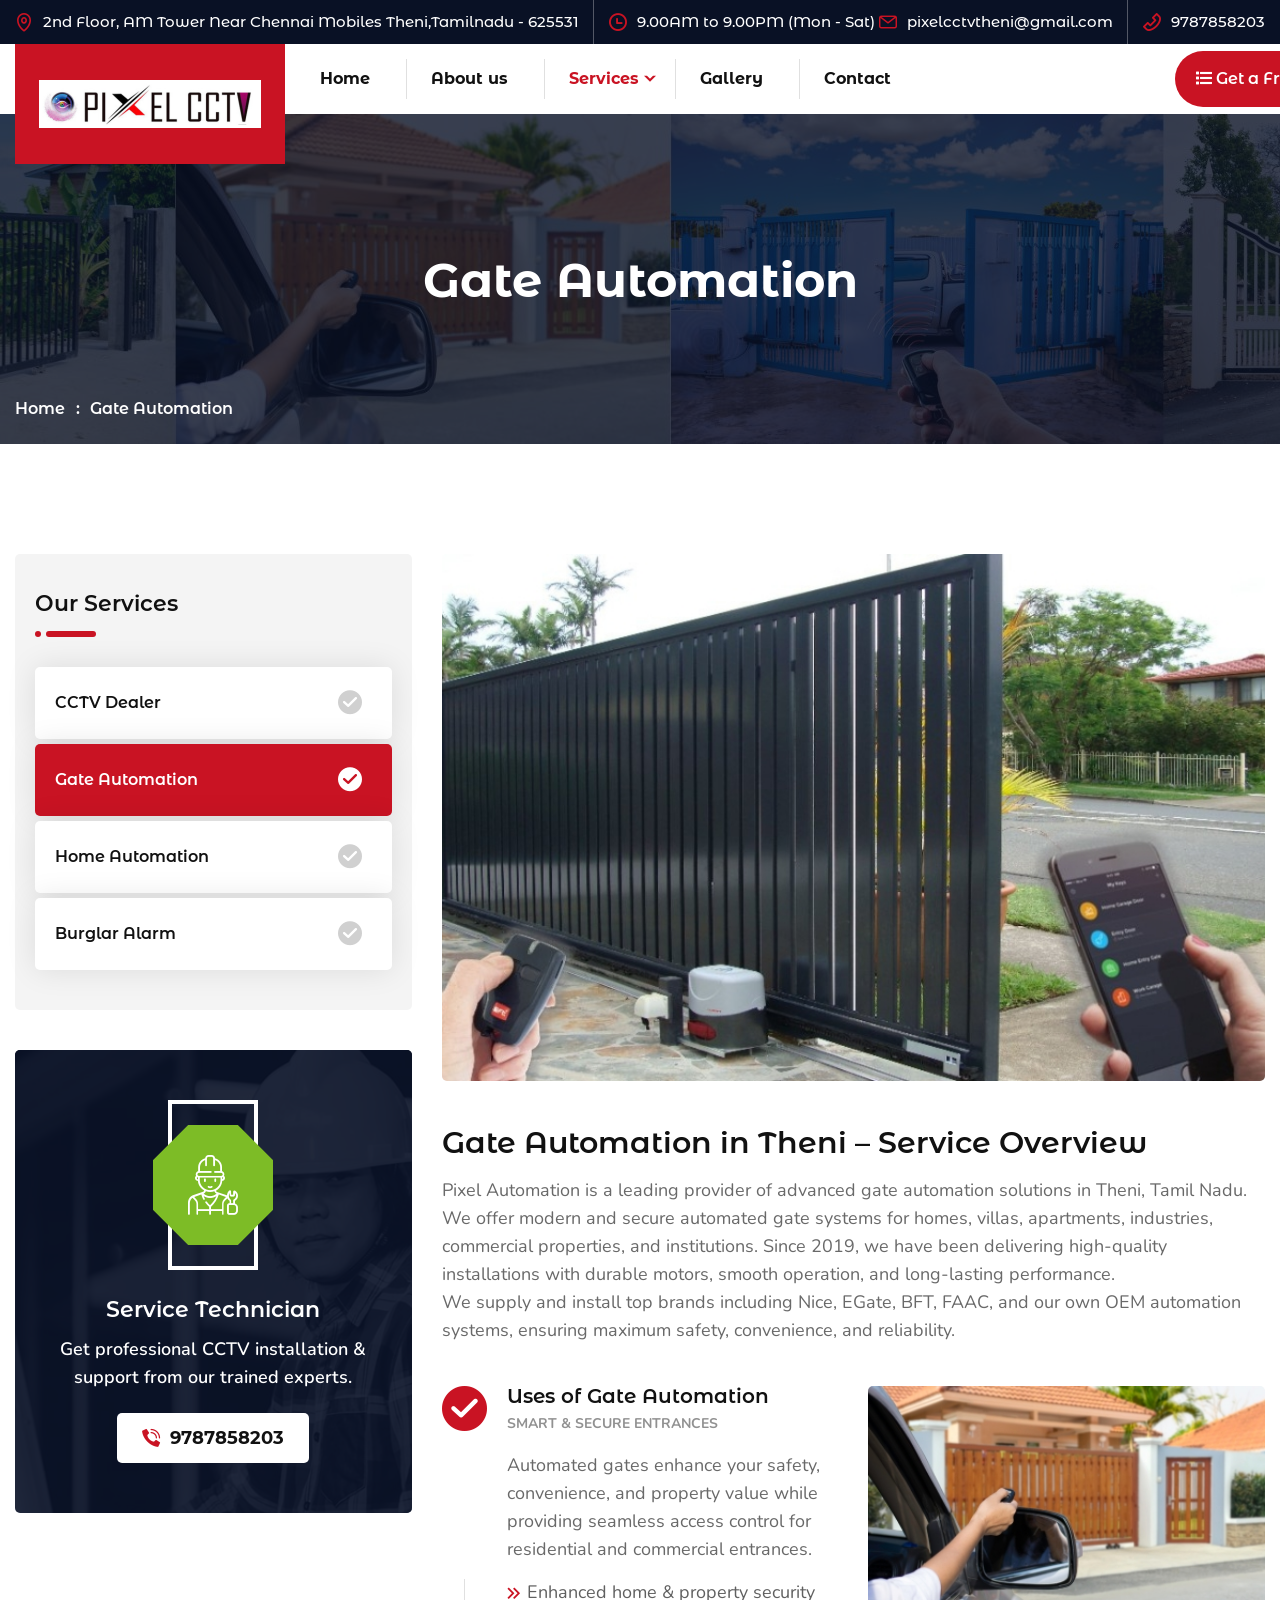
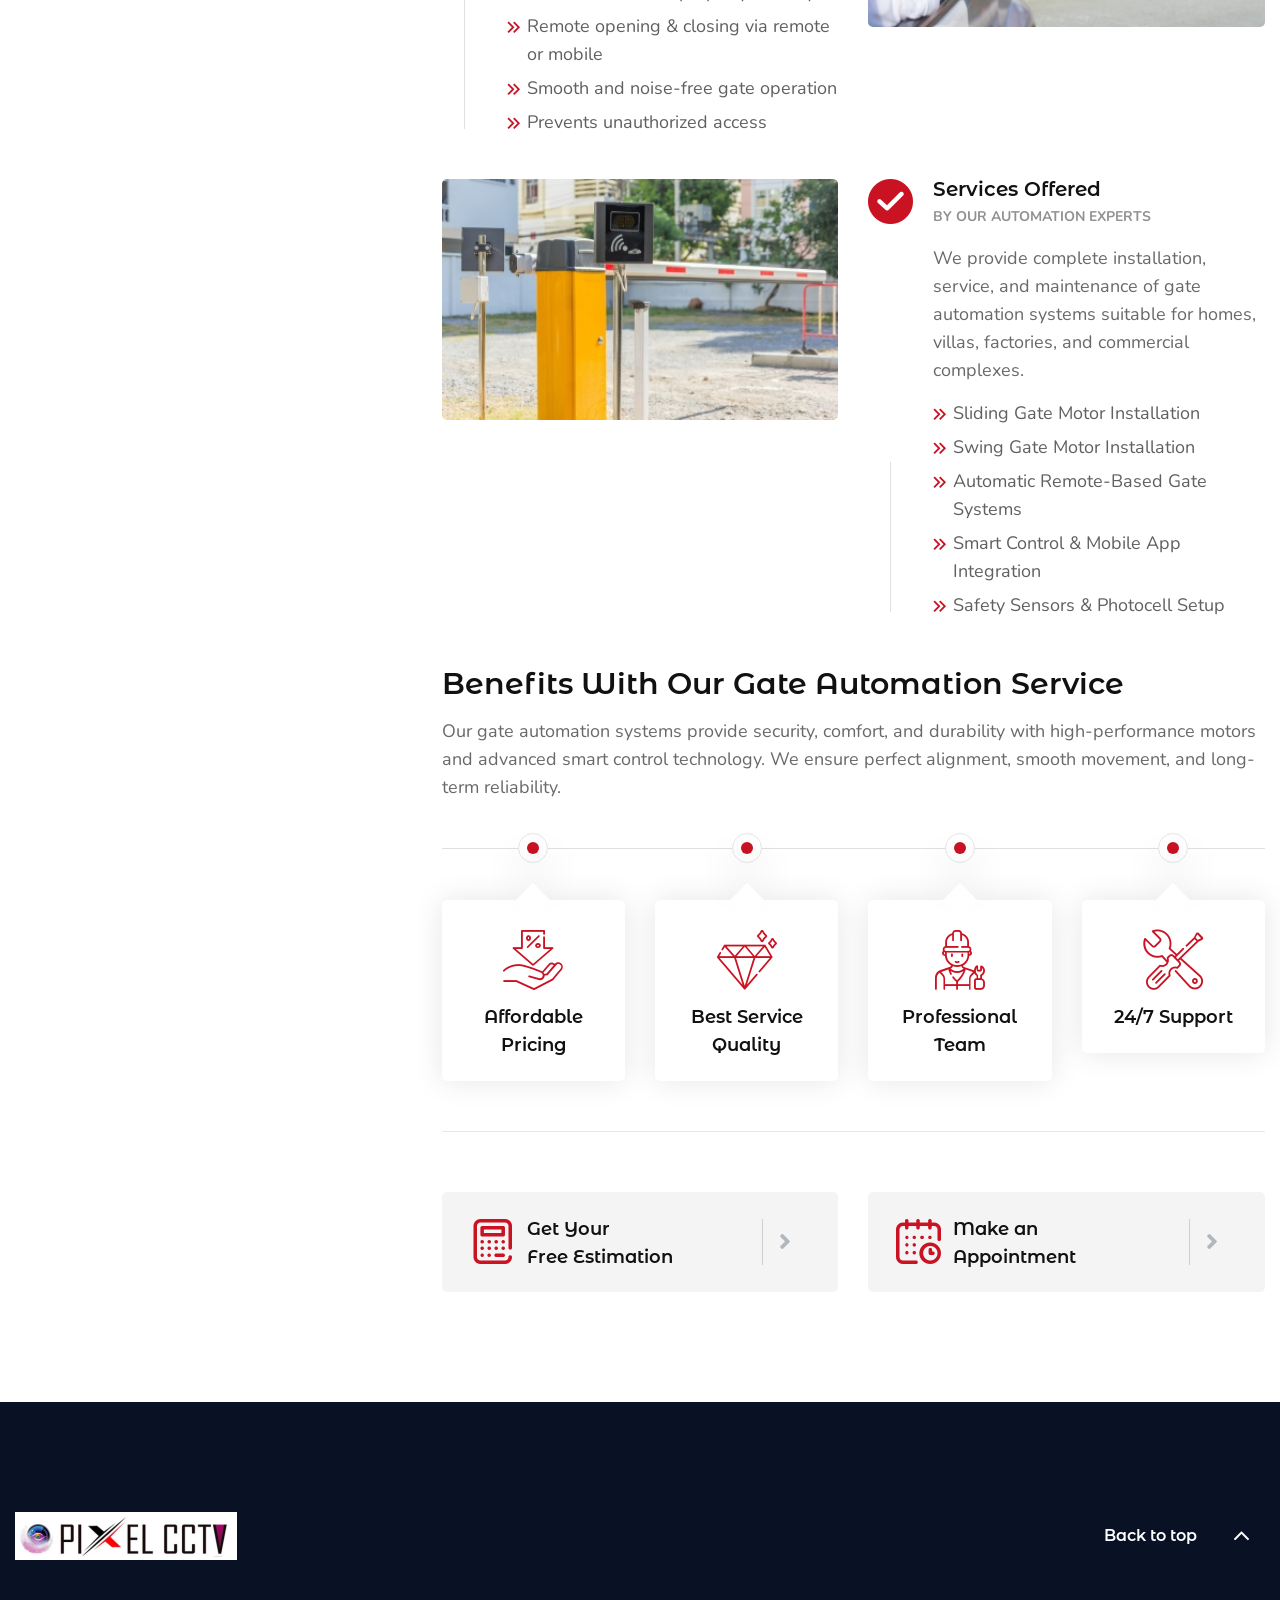
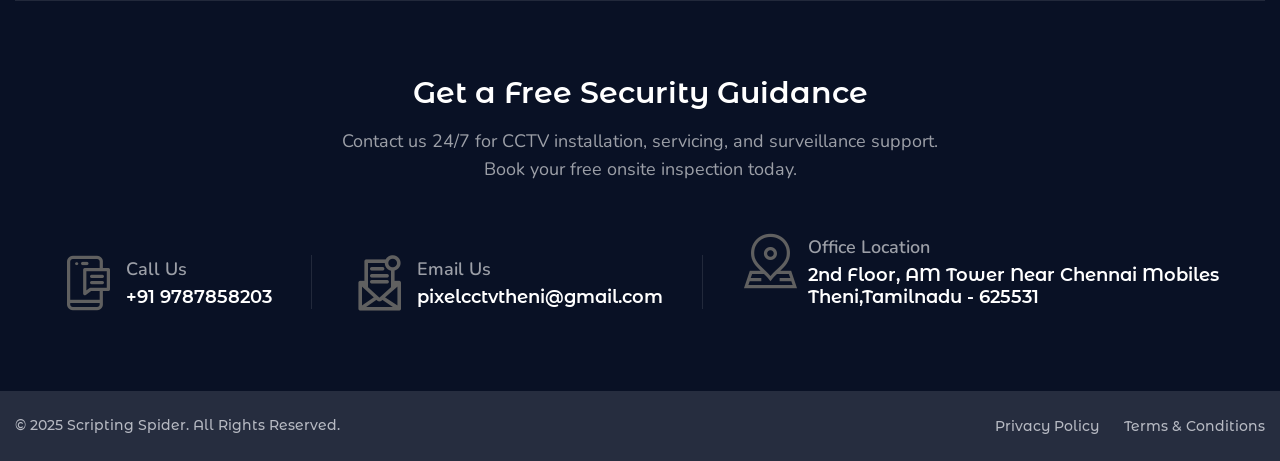
<file: gate_automation.html>
<!DOCTYPE html>
<html lang="en">

<head>
<meta charset="utf-8">
<meta http-equiv="X-UA-Compatible" content="IE=edge">
<meta name="viewport" content="width=device-width, initial-scale=1.0, maximum-scale=1.0, user-scalable=0">

<title>Best Gate Automation in Theni | Automatic Gate Motors | Tamil Nadu</title>
<meta name="description" content="Pixel CCTV provides the best gate automation services in Theni, Tamil Nadu including automatic gate motors, sliding gate systems, and remote-control automation for homes and commercial spaces.">
<meta name="keywords" content="best gate automation theni, automatic gate motor tamilnadu, sliding gate system theni, gate automation service tamil nadu, remote gate system theni">
<meta name="robots" content="index, follow">


<!-- Fav Icon -->
<link rel="canonical" href="https://pixelcctv.in/gate_automation.html">
<link rel="icon" href="assets/images/favicon.png" type="image/x-icon">

<!-- Google Fonts -->
<link href="https://fonts.googleapis.com/css2?family=Nunito:ital,wght@0,300;0,400;0,600;0,700;0,800;0,900;1,300;1,400;1,600;1,700;1,800;1,900&amp;display=swap" rel="stylesheet">
<link href="https://fonts.googleapis.com/css2?family=Montserrat+Alternates:ital,wght@0,300;0,400;0,500;0,600;0,700;0,800;0,900;1,300;1,400;1,500;1,600;1,700;1,800;1,900&amp;display=swap" rel="stylesheet">

<!-- Stylesheets -->
<link href="assets/css/font-awesome-all.css" rel="stylesheet">
<link href="assets/css/flaticon.css" rel="stylesheet">
<link href="assets/css/owl.css" rel="stylesheet">
<link href="assets/css/bootstrap.css" rel="stylesheet">
<link href="assets/css/jquery.fancybox.min.css" rel="stylesheet">
<link href="assets/css/animate.css" rel="stylesheet">
<link href="assets/css/nice-select.css" rel="stylesheet">
<link href="assets/css/color.css" rel="stylesheet">
<link href="assets/css/style.css" rel="stylesheet">
<link href="assets/css/responsive.css" rel="stylesheet">


</head>


<!-- page wrapper -->
<body>

    <div class="boxed_wrapper red">

        <!-- main header -->
        <header class="main-header style-three">
            <!-- header-top -->
            <div class="header-top bg-color-3">
                <div class="auto-container">
                    <div class="top-inner clearfix">
                        <ul class="info clearfix pull-left">
                            <li><i class="icon-placeholder"></i>2nd Floor, AM Tower Near Chennai Mobiles Theni,Tamilnadu
                                - 625531</li>
                            <li><i class="icon-hour"></i>9.00AM to 9.00PM (Mon - Sat)</li>
                        </ul>
                        <ul class="info clearfix pull-right">
                            <li><i class="icon-email-2"></i><a
                                    href="mailto:pixelcctvtheni@gmail.com">pixelcctvtheni@gmail.com</a></li>
                            <li><i class="icon-phone-call1"></i><a href="tel:919787858203">9787858203</a></li>
                        </ul>
                    </div>
                </div>
            </div>

            <!-- header-lower -->
            <div class="header-lower">
                <div class="auto-container">
                    <div class="outer-box clearfix">
                        <div class="logo-box">
                            <figure class="logo"><a href="index.html"><img src="assets/images/logo-4.png" alt=""></a>
                            </figure>
                        </div>
                        <div class="menu-area clearfix">
                            <!--Mobile Navigation Toggler-->
                            <div class="mobile-nav-toggler">
                                <i class="icon-bar"></i>
                                <i class="icon-bar"></i>
                                <i class="icon-bar"></i>
                            </div>
                            <nav class="main-menu navbar-expand-md navbar-light">
                                <div class="collapse navbar-collapse show clearfix" id="navbarSupportedContent">
                                    <ul class="navigation clearfix">
                                        <li><a href="index.html">Home</a></li>
                                        <li><a href="about.html">About us</a></li>
                                        <li class="dropdown current"><a href="#">Services</a>
                                            <ul>
                                                <li><a href="cctv_dealer.html">CCTV Dealer</a></li>
                                                <li><a href="gate_automation.html">Gate Automation</a></li>
                                                <li><a href="home_automation.html">Home Automation</a></li>
                                                <li><a href="burglar_alarm.html">Burglar Alarm</a></li>
                                            </ul>
                                        </li>
                                        <li><a href="gallery.html">Gallery</a></li>
                                        <li><a href="contact.html">Contact</a></li>
                                    </ul>
                                </div>
                            </nav>
                        </div>
                        <ul class="other-option clearfix">
                            <div class="btn-box"><a href="contact.html#quote" class="theme-btn"
                                    style="width: 200px; padding: 15px; border-radius: 30px; margin-top: 5px;"><i
                                        class="fa fa-list"></i> Get a Free Quote</a></div>
                        </ul>
                    </div>
                </div>
            </div>

            <!--sticky Header-->
            <div class="sticky-header">
                <div class="auto-container">
                    <div class="outer-box clearfix">
                        <div class="logo-box">
                            <figure class="logo"><a href="index.html"><img src="assets/images/logo-4.png" alt=""></a>
                            </figure>
                        </div>
                        <div class="menu-area clearfix">
                            <nav class="main-menu clearfix">
                                <!--Keep This Empty / Menu will come through Javascript-->
                            </nav>
                        </div>
                        <ul class="other-option clearfix">
                            <div class="btn-box"><a href="contact.html#quote" class="theme-btn"
                                    style="width: 200px; padding: 15px; border-radius: 30px; margin-top: 5px;"><i
                                        class="fa fa-list"></i> Get a Free Quote</a></div>
                        </ul>
                    </div>
                </div>
            </div>
        </header>
        <!-- main-header end -->

        <!-- Mobile Menu  -->
        <div class="mobile-menu">
            <div class="menu-backdrop"></div>
            <div class="close-btn"><i class="fas fa-times"></i></div>

            <nav class="menu-box">
                <div class="nav-logo"><a href="index.html"><img src="assets/images/logo-4.png" alt="" title=""></a>
                </div>
                <div class="menu-outer"><!--Here Menu Will Come Automatically Via Javascript / Same Menu as in Header-->
                </div>
                <div class="contact-info">
                    <h4>Contact Info</h4>
                    <ul>
                        <li>2nd Floor, AM Tower Near Chennai Mobiles Theni,Tamilnadu - 625531</li>
                        <li><a href="tel:+919787858203">9787858203</a></li>
                        <li><a href="mailto:pixelcctvtheni@gmail.com">pixelcctvtheni@gmail.com</a></li>
                    </ul>
                </div>
                <div class="social-links">
                    <ul class="clearfix">
                        <li><a href="https://www.facebook.com/share/171YEpTLhy/"><span
                                    class="fab fa-facebook-square"></span></a></li>
                        <li><a href="https://wa.me/919787858203"><span class="fab fa-whatsapp"></span></a></li>
                        <li><a
                                href="https://www.instagram.com/pixelcctv.automation?utm_source=qr&igsh=ZTExemJrZGlnb3pq"><span
                                    class="fab fa-instagram"></span></a></li>
                        <li><a href="index.html"><span class="fab fa-youtube"></span></a></li>
                    </ul>
                </div>
            </nav>
        </div><!-- End Mobile Menu -->


        <!-- Page Title -->
        <section class="page-title" style="background-image: url(assets/images/breadcrumb/gate_automation.jpg);">
            <div class="auto-container">
                <div class="content-box">
                    <div class="title">
                        <h1>Gate Automation</h1>
                    </div>
                    <ul class="bread-crumb clearfix">
                        <li><a href="index.html">Home</a></li>
                        <li>Gate Automation</li>
                    </ul>
                </div>
            </div>
        </section>
        <!-- End Page Title -->
<section class="service-details sec-pad">
    <div class="auto-container">
        <div class="row clearfix">

            <!-- Sidebar -->
            <div class="col-lg-4 col-md-12 col-sm-12 sidebar-side">
                <div class="service-sidebar default-sidebar">
                    <div class="sidebar-widget category-widget">
                        <div class="widget-title">
                            <h3>Our Services</h3>
                        </div>
                        <div class="widget-content">
                            <ul class="category-list clearfix">
                                <li><a href="cctv_dealer.html">CCTV Dealer<i class="icon-checked"></i></a></li>
                                <li><a href="gate_automation.html" class="current">Gate Automation<i class="icon-checked"></i></a></li>
                                <li><a href="home_automation.html">Home Automation<i class="icon-checked"></i></a></li>
                                <li><a href="burglar_alarm.html">Burglar Alarm<i class="icon-checked"></i></a></li>
                            </ul>
                        </div>
                    </div>

                    <div class="support-widget centred">
                        <div class="inner-box" style="background-image: url(assets/images/resource/widget-1.jpg);">
                            <div class="content-box">
                                <div class="icon-box">
                                    <i class="icon-worker"></i>
                                    <div class="icon-bg" style="background-image: url(assets/images/icons/icon-bg.png);"></div>
                                </div>
                                <h3>Service Technician</h3>
                                <p>Get professional CCTV installation & support from our trained experts.</p>
                                <a href="tel:919787858203"><i class="icon-phone-call"></i>9787858203</a>
                            </div>
                        </div>
                    </div>

                </div>
            </div>

            <!-- Main Content -->
            <div class="col-lg-8 col-md-12 col-sm-12 content-side">
                <div class="service-details-content">

                    <!-- Service Overview -->
                    <div class="content-one">
                        <figure class="image-box"><img src="assets/images/services/gate_automation1.jpg" alt=""></figure>
                        <div class="text">
                            <h2>Gate Automation in Theni – Service Overview</h2>
                            <p>Pixel Automation is a leading provider of advanced gate automation solutions in Theni, Tamil Nadu. 
                            We offer modern and secure automated gate systems for homes, villas, apartments, industries, 
                            commercial properties, and institutions. Since 2019, we have been delivering high-quality 
                            installations with durable motors, smooth operation, and long-lasting performance.</p>

                            <p>We supply and install top brands including Nice, EGate, BFT, FAAC, and our own OEM automation systems, 
                            ensuring maximum safety, convenience, and reliability.</p>
                        </div>
                    </div>

                    <!-- Uses of Gate Automation -->
                    <div class="content-two">
                        <div class="inner-box">
                            <div class="row clearfix">

                                <div class="col-lg-6 col-md-6 col-sm-12 text-column">
                                    <div class="text">
                                        <div class="icon-box"><i class="icon-checked"></i></div>
                                        <h4>Uses of Gate Automation</h4>
                                        <span>Smart & Secure Entrances</span>

                                        <p>Automated gates enhance your safety, convenience, and property value while providing 
                                        seamless access control for residential and commercial entrances.</p>

                                        <ul class="list clearfix">
                                            <li>Enhanced home & property security</li>
                                            <li>Remote opening & closing via remote or mobile</li>
                                            <li>Smooth and noise-free gate operation</li>
                                            <li>Prevents unauthorized access</li>
                                        </ul>
                                    </div>
                                </div>

                                <div class="col-lg-6 col-md-6 col-sm-12 image-column">
                                    <figure class="image-box"><img src="assets/images/services/gate_automation2.jpg" alt=""></figure>
                                </div>

                            </div>
                        </div>

                        <!-- Services Offered -->
                        <div class="inner-box">
                            <div class="row clearfix">

                                <div class="col-lg-6 col-md-6 col-sm-12 image-column">
                                    <figure class="image-box"><img src="assets/images/services/gate_automation3.jpg" alt=""></figure>
                                </div>

                                <div class="col-lg-6 col-md-6 col-sm-12 text-column">
                                    <div class="text">
                                        <div class="icon-box"><i class="icon-checked"></i></div>
                                        <h4>Services Offered</h4>
                                        <span>By Our Automation Experts</span>

                                        <p>We provide complete installation, service, and maintenance of gate automation systems 
                                        suitable for homes, villas, factories, and commercial complexes.</p>

                                        <ul class="list clearfix">
                                            <li>Sliding Gate Motor Installation</li>
                                            <li>Swing Gate Motor Installation</li>
                                            <li>Automatic Remote-Based Gate Systems</li>
                                            <li>Smart Control & Mobile App Integration</li>
                                            <li>Safety Sensors & Photocell Setup</li>
                                        </ul>
                                    </div>
                                </div>

                            </div>
                        </div>
                    </div>

                    <!-- Benefits -->
                    <div class="content-three">
                        <div class="text">
                            <h2>Benefits With Our Gate Automation Service</h2>
                            <p>Our gate automation systems provide security, comfort, and durability with high-performance 
                            motors and advanced smart control technology. We ensure perfect alignment, smooth movement, 
                            and long-term reliability.</p>
                        </div>

                        <div class="inner-box">
                            <div class="row clearfix">

                                <div class="col-lg-3 col-md-6 col-sm-12 single-column">
                                    <div class="single-item">
                                        <div class="content-box">
                                            <div class="dot-box"></div>
                                            <div class="inner">
                                                <div class="icon-box"><i class="icon-discount"></i></div>
                                                <h5>Affordable Pricing</h5>
                                            </div>
                                        </div>
                                        <div class="overlay-content">
                                            <div class="dot-box"></div>
                                            <h5>Affordable Pricing</h5>
                                            <p>Cost-effective automation packages for all properties.</p>
                                        </div>
                                    </div>
                                </div>

                                <div class="col-lg-3 col-md-6 col-sm-12 single-column">
                                    <div class="single-item">
                                        <div class="content-box">
                                            <div class="dot-box"></div>
                                            <div class="inner">
                                                <div class="icon-box"><i class="icon-value"></i></div>
                                                <h5>Best Service Quality</h5>
                                            </div>
                                        </div>
                                        <div class="overlay-content">
                                            <div class="dot-box"></div>
                                            <h5>Best Service Quality</h5>
                                            <p>Premium motors & long-lasting automation solutions.</p>
                                        </div>
                                    </div>
                                </div>

                                <div class="col-lg-3 col-md-6 col-sm-12 single-column">
                                    <div class="single-item">
                                        <div class="content-box">
                                            <div class="dot-box"></div>
                                            <div class="inner">
                                                <div class="icon-box"><i class="icon-worker"></i></div>
                                                <h5>Professional Team</h5>
                                            </div>
                                        </div>
                                        <div class="overlay-content">
                                            <div class="dot-box"></div>
                                            <h5>Professional Team</h5>
                                            <p>Expert technicians with years of experience.</p>
                                        </div>
                                    </div>
                                </div>

                                <div class="col-lg-3 col-md-6 col-sm-12 single-column">
                                    <div class="single-item">
                                        <div class="content-box">
                                            <div class="dot-box"></div>
                                            <div class="inner">
                                                <div class="icon-box"><i class="icon-settings"></i></div>
                                                <h5>24/7 Support</h5>
                                            </div>
                                        </div>
                                        <div class="overlay-content">
                                            <div class="dot-box"></div>
                                            <h5>24/7 Support</h5>
                                            <p>Round-the-clock assistance for all automation issues.</p>
                                        </div>
                                    </div>
                                </div>

                            </div>
                        </div>
                    </div>

                    <!-- Bottom Links -->
                    <div class="content-four">
                        <div class="row clearfix">
                            <div class="col-lg-6 col-md-6 col-sm-12 single-column">
                                <div class="single-item">
                                    <div class="icon-box"><i class="icon-calculator"></i></div>
                                    <h5>Get Your <br>Free Estimation</h5>
                                    <div class="link"><a href="#"><i class="fas fa-angle-right"></i></a></div>
                                </div>
                            </div>
                            <div class="col-lg-6 col-md-6 col-sm-12 single-column">
                                <div class="single-item">
                                    <div class="icon-box"><i class="icon-calendar"></i></div>
                                    <h5>Make an <br>Appointment</h5>
                                    <div class="link"><a href="#"><i class="fas fa-angle-right"></i></a></div>
                                </div>
                            </div>
                        </div>
                    </div>


                </div>
            </div>

        </div>
    </div>
</section>


        

        <!-- main-footer -->
        <footer class="main-footer bg-color-3">
            <div class="auto-container">
                <div class="footer-top-five">
                    <div class="upper-inner">
                        <!-- <ul class="social-style-two clearfix">
                            <li><a href="#"><i class="fab fa-facebook-f"></i></a></li>
                            <li><a href="#"><i class="fab fa-twitter"></i></a></li>
                            <li><a href="#"><i class="fab fa-youtube"></i></a></li>
                            <li><a href="#"><i class="fab fa-linkedin-in"></i></a></li>
                        </ul> -->
                        <div class="footer-logo">
                            <figure class="logo"><a href="#"><img src="assets/images/logo-4.png"
                                        alt="Pixel CCTV Logo"></a></figure>
                        </div>
                        <button class="scroll-top-2 scroll-to-target" data-target="html">Back to top<i
                                class="fal fa-angle-up"></i></button>
                    </div>

                    <div class="content-box centred">
                        <div class="text">
                            <h3>Get a Free Security Guidance</h3>
                            <p>Contact us 24/7 for CCTV installation, servicing, and surveillance support.<br>Book your
                                free onsite inspection today.</p>
                        </div>
                        <ul class="info clearfix">
                            <li>
                                <i class="icon-smartphone"></i>
                                <p>Call Us</p>
                                <h5><a href="tel:+919787858203">+91 9787858203</a></h5>
                            </li>
                            <li>
                                <i class="icon-email"></i>
                                <p>Email Us</p>
                                <h5><a href="mailto:pixelcctvtheni@gmail.com">pixelcctvtheni@gmail.com</a></h5>
                            </li>
                            <li>
                                <i class="icon-location"></i>
                                <p>Office Location</p>
                                <h5>2nd Floor, AM Tower Near Chennai Mobiles <br> Theni,Tamilnadu - 625531</h5>
                            </li>
                        </ul>
                    </div>

                </div>
            </div>

            <div class="footer-bottom style-five">
                <div class="auto-container">
                    <div class="bottom-inner clearfix">
                        <div class="copyright pull-left">
                            <p>© 2025 <a href="https://scriptingspider.com/">Scripting Spider</a>. All Rights Reserved.
                            </p>
                        </div>
                        <ul class="footer-nav pull-right clearfix">
                            <li><a href="privacy_policy.html" target="_blank">Privacy Policy</a></li>
                            <li><a href="terms_and_conditions.html" target="_blank">Terms &amp; Conditions</a></li>
                            <!-- <li><a href="#">Site Map</a></li> -->
                        </ul>
                    </div>
                </div>
            </div>
        </footer>

        <!-- main-footer end -->



        <!--Scroll to top-->
        <button class="scroll-top scroll-to-target" data-target="html">
            <span class="fal fa-angle-up"></span>
        </button>
    </div>


    <!-- jequery plugins -->
    <script src="assets/js/jquery.js"></script>
    <script src="assets/js/popper.min.js"></script>
    <script src="assets/js/bootstrap.min.js"></script>
    <script src="assets/js/owl.js"></script>
    <script src="assets/js/wow.js"></script>
    <script src="assets/js/validation.js"></script>
    <script src="assets/js/jquery.fancybox.js"></script>
    <script src="assets/js/appear.js"></script>
    <script src="assets/js/scrollbar.js"></script>
    <script src="assets/js/jquery.nice-select.min.js"></script>

    <!-- main-js -->
    <script src="assets/js/script.js"></script>

</body><!-- End of .page_wrapper -->
</html>
</file>
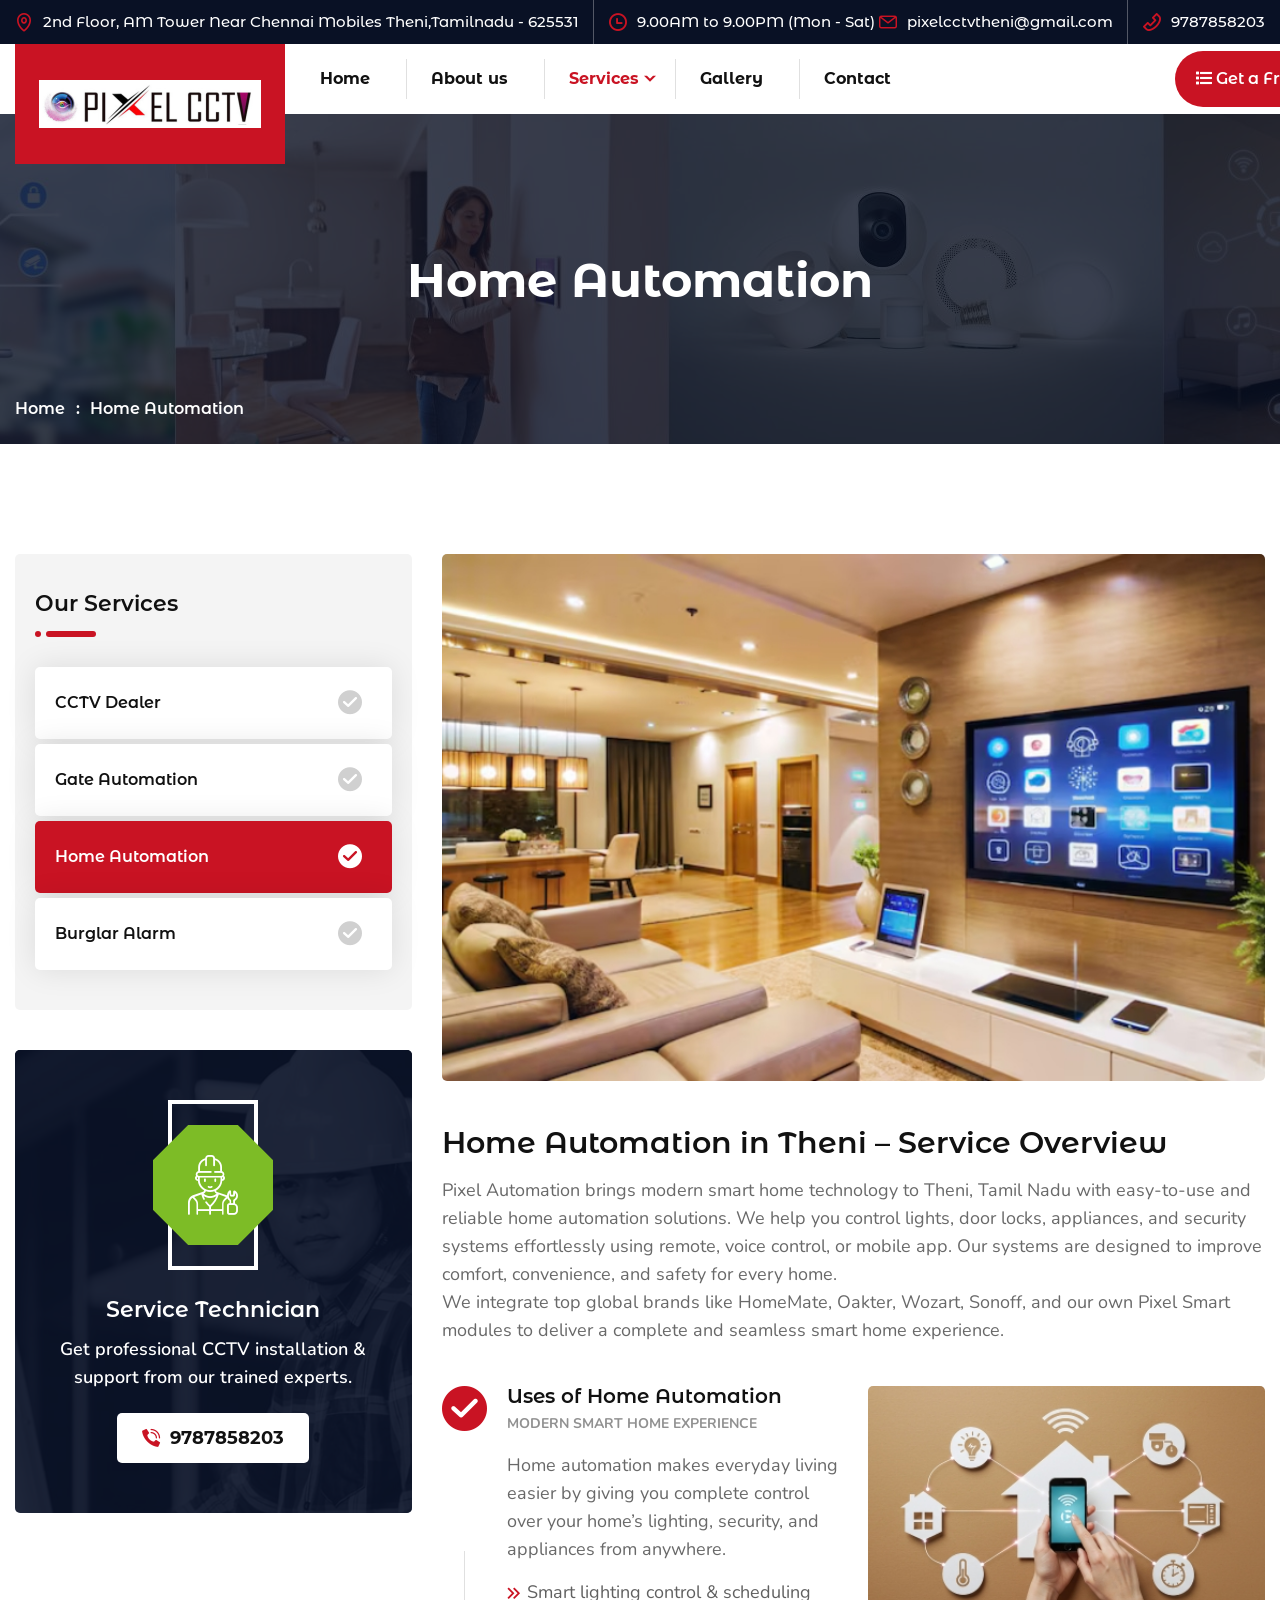
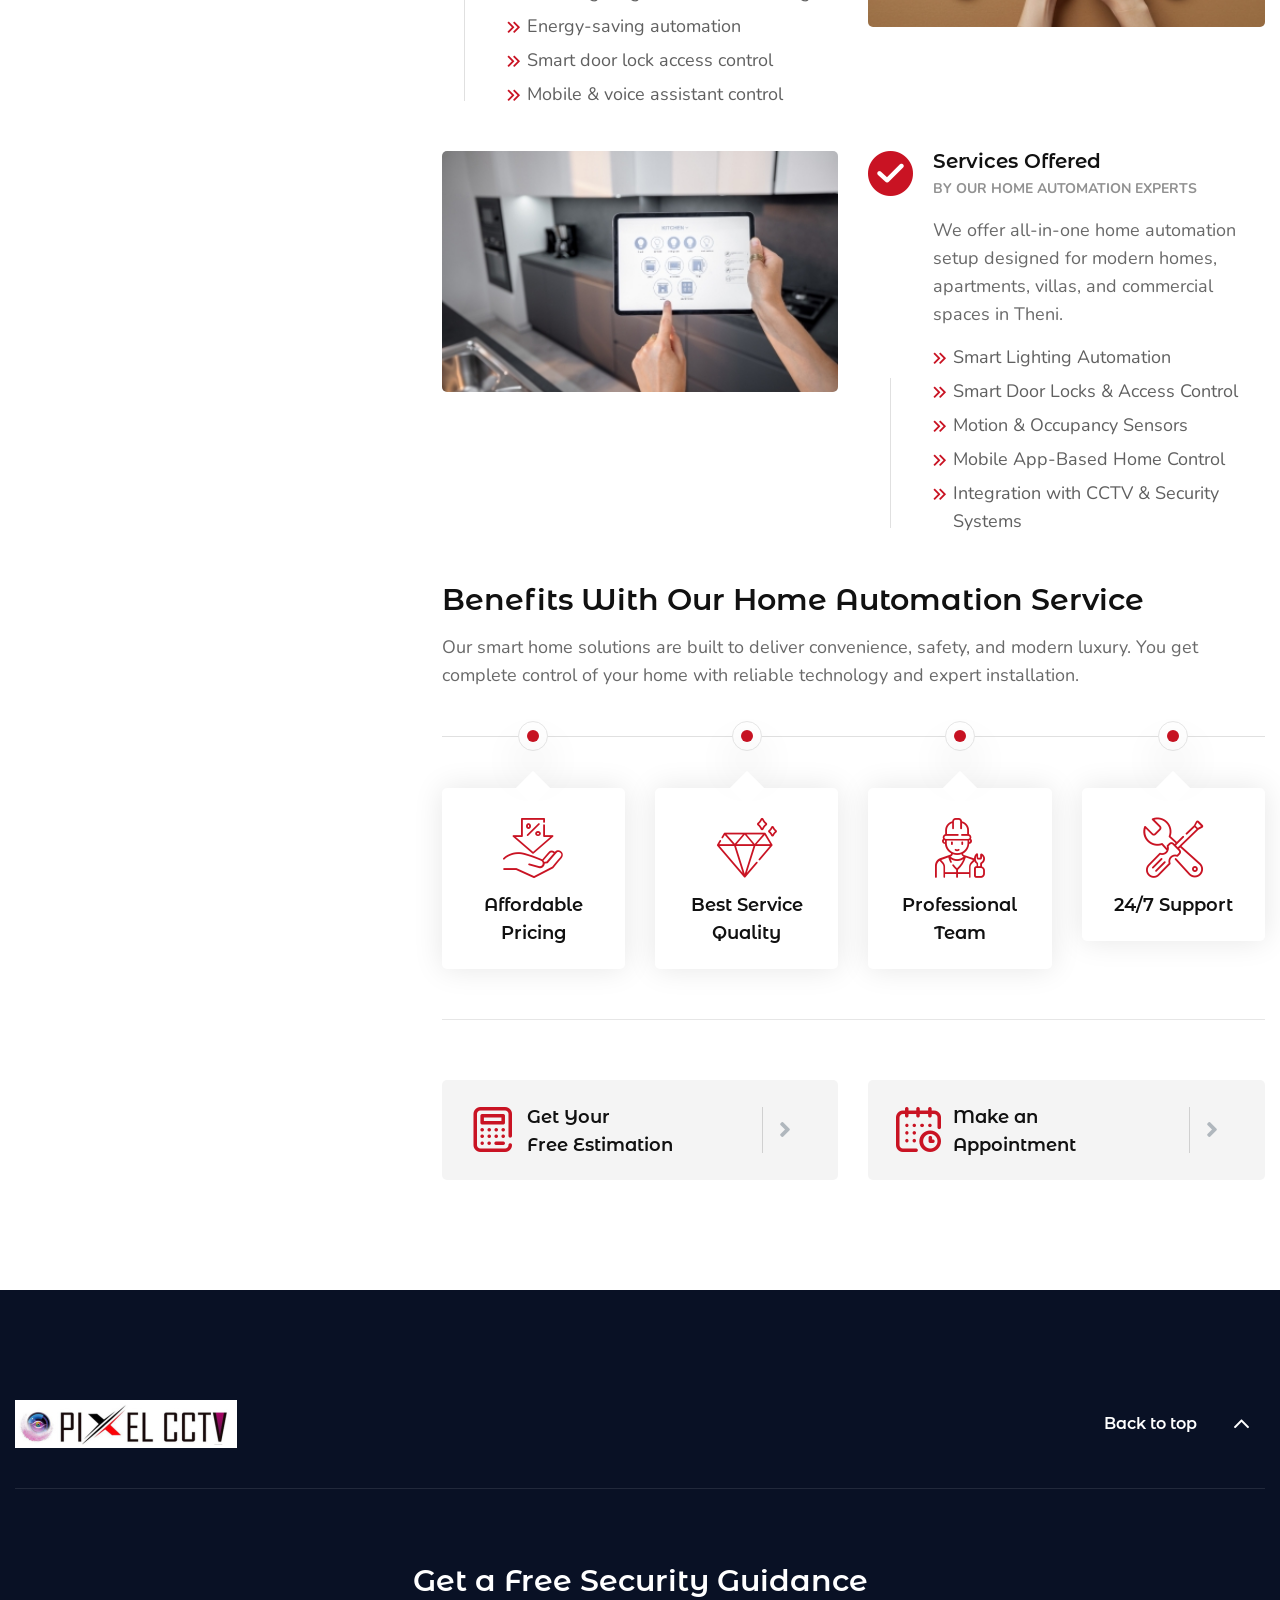
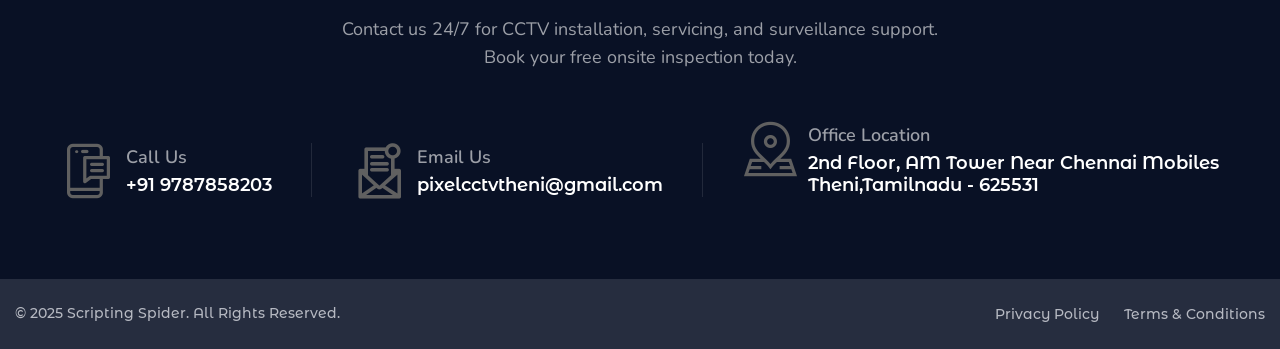
<file: home_automation.html>
<!DOCTYPE html>
<html lang="en">

<head>
<meta charset="utf-8">
<meta http-equiv="X-UA-Compatible" content="IE=edge">
<meta name="viewport" content="width=device-width, initial-scale=1.0, maximum-scale=1.0, user-scalable=0">

<title>Best Home Automation in Theni | Smart Home Setup | Tamil Nadu</title>
<meta name="description" content="Pixel CCTV offers the best home automation solutions in Theni, Tamil Nadu. Smart lighting, security automation, and complete smart home installation with expert support.">
<meta name="keywords" content="best home automation theni, smart home tamilnadu, home automation installation tamil nadu, smart device setup theni, home automation service theni">
<meta name="robots" content="index, follow">


<!-- Fav Icon -->
<link rel="canonical" href="https://pixelcctv.in/home_automation.html">
<link rel="icon" href="assets/images/favicon.png" type="image/x-icon">

<!-- Google Fonts -->
<link href="https://fonts.googleapis.com/css2?family=Nunito:ital,wght@0,300;0,400;0,600;0,700;0,800;0,900;1,300;1,400;1,600;1,700;1,800;1,900&amp;display=swap" rel="stylesheet">
<link href="https://fonts.googleapis.com/css2?family=Montserrat+Alternates:ital,wght@0,300;0,400;0,500;0,600;0,700;0,800;0,900;1,300;1,400;1,500;1,600;1,700;1,800;1,900&amp;display=swap" rel="stylesheet">

<!-- Stylesheets -->
<link href="assets/css/font-awesome-all.css" rel="stylesheet">
<link href="assets/css/flaticon.css" rel="stylesheet">
<link href="assets/css/owl.css" rel="stylesheet">
<link href="assets/css/bootstrap.css" rel="stylesheet">
<link href="assets/css/jquery.fancybox.min.css" rel="stylesheet">
<link href="assets/css/animate.css" rel="stylesheet">
<link href="assets/css/nice-select.css" rel="stylesheet">
<link href="assets/css/color.css" rel="stylesheet">
<link href="assets/css/style.css" rel="stylesheet">
<link href="assets/css/responsive.css" rel="stylesheet">


</head>


<!-- page wrapper -->
<body>

    <div class="boxed_wrapper red">

        <!-- main header -->
        <header class="main-header style-three">
            <!-- header-top -->
            <div class="header-top bg-color-3">
                <div class="auto-container">
                    <div class="top-inner clearfix">
                        <ul class="info clearfix pull-left">
                            <li><i class="icon-placeholder"></i>2nd Floor, AM Tower Near Chennai Mobiles Theni,Tamilnadu
                                - 625531</li>
                            <li><i class="icon-hour"></i>9.00AM to 9.00PM (Mon - Sat)</li>
                        </ul>
                        <ul class="info clearfix pull-right">
                            <li><i class="icon-email-2"></i><a
                                    href="mailto:pixelcctvtheni@gmail.com">pixelcctvtheni@gmail.com</a></li>
                            <li><i class="icon-phone-call1"></i><a href="tel:919787858203">9787858203</a></li>
                        </ul>
                    </div>
                </div>
            </div>

            <!-- header-lower -->
            <div class="header-lower">
                <div class="auto-container">
                    <div class="outer-box clearfix">
                        <div class="logo-box">
                            <figure class="logo"><a href="index.html"><img src="assets/images/logo-4.png" alt=""></a>
                            </figure>
                        </div>
                        <div class="menu-area clearfix">
                            <!--Mobile Navigation Toggler-->
                            <div class="mobile-nav-toggler">
                                <i class="icon-bar"></i>
                                <i class="icon-bar"></i>
                                <i class="icon-bar"></i>
                            </div>
                            <nav class="main-menu navbar-expand-md navbar-light">
                                <div class="collapse navbar-collapse show clearfix" id="navbarSupportedContent">
                                    <ul class="navigation clearfix">
                                        <li><a href="index.html">Home</a></li>
                                        <li><a href="about.html">About us</a></li>
                                        <li class="dropdown current"><a href="#">Services</a>
                                            <ul>
                                                <li><a href="cctv_dealer.html">CCTV Dealer</a></li>
                                                <li><a href="gate_automation.html">Gate Automation</a></li>
                                                <li><a href="home_automation.html">Home Automation</a></li>
                                                <li><a href="burglar_alarm.html">Burglar Alarm</a></li>
                                            </ul>
                                        </li>
                                        <li><a href="gallery.html">Gallery</a></li>
                                        <li><a href="contact.html">Contact</a></li>
                                    </ul>
                                </div>
                            </nav>
                        </div>
                        <ul class="other-option clearfix">
                            <div class="btn-box"><a href="contact.html#quote" class="theme-btn"
                                    style="width: 200px; padding: 15px; border-radius: 30px; margin-top: 5px;"><i
                                        class="fa fa-list"></i> Get a Free Quote</a></div>
                        </ul>
                    </div>
                </div>
            </div>

            <!--sticky Header-->
            <div class="sticky-header">
                <div class="auto-container">
                    <div class="outer-box clearfix">
                        <div class="logo-box">
                            <figure class="logo"><a href="index.html"><img src="assets/images/logo-4.png" alt=""></a>
                            </figure>
                        </div>
                        <div class="menu-area clearfix">
                            <nav class="main-menu clearfix">
                                <!--Keep This Empty / Menu will come through Javascript-->
                            </nav>
                        </div>
                        <ul class="other-option clearfix">
                            <div class="btn-box"><a href="contact.html#quote" class="theme-btn"
                                    style="width: 200px; padding: 15px; border-radius: 30px; margin-top: 5px;"><i
                                        class="fa fa-list"></i> Get a Free Quote</a></div>
                        </ul>
                    </div>
                </div>
            </div>
        </header>
        <!-- main-header end -->

        <!-- Mobile Menu  -->
        <div class="mobile-menu">
            <div class="menu-backdrop"></div>
            <div class="close-btn"><i class="fas fa-times"></i></div>

            <nav class="menu-box">
                <div class="nav-logo"><a href="index.html"><img src="assets/images/logo-4.png" alt="" title=""></a>
                </div>
                <div class="menu-outer"><!--Here Menu Will Come Automatically Via Javascript / Same Menu as in Header-->
                </div>
                <div class="contact-info">
                    <h4>Contact Info</h4>
                    <ul>
                        <li>2nd Floor, AM Tower Near Chennai Mobiles Theni,Tamilnadu - 625531</li>
                        <li><a href="tel:+919787858203">9787858203</a></li>
                        <li><a href="mailto:pixelcctvtheni@gmail.com">pixelcctvtheni@gmail.com</a></li>
                    </ul>
                </div>
                <div class="social-links">
                    <ul class="clearfix">
                        <li><a href="https://www.facebook.com/share/171YEpTLhy/"><span
                                    class="fab fa-facebook-square"></span></a></li>
                        <li><a href="https://wa.me/919787858203"><span class="fab fa-whatsapp"></span></a></li>
                        <li><a
                                href="https://www.instagram.com/pixelcctv.automation?utm_source=qr&igsh=ZTExemJrZGlnb3pq"><span
                                    class="fab fa-instagram"></span></a></li>
                        <li><a href="index.html"><span class="fab fa-youtube"></span></a></li>
                    </ul>
                </div>
            </nav>
        </div><!-- End Mobile Menu -->


        <!-- Page Title -->
        <section class="page-title" style="background-image: url(assets/images/breadcrumb/home_automation.jpg);">
            <div class="auto-container">
                <div class="content-box">
                    <div class="title">
                        <h1>Home Automation</h1>
                    </div>
                    <ul class="bread-crumb clearfix">
                        <li><a href="index.html">Home</a></li>
                        <li>Home Automation</li>
                    </ul>
                </div>
            </div>
        </section>
        <!-- End Page Title -->
        <section class="service-details sec-pad">
            <div class="auto-container">
                <div class="row clearfix">

                    <!-- Sidebar -->
                    <div class="col-lg-4 col-md-12 col-sm-12 sidebar-side">
                        <div class="service-sidebar default-sidebar">
                            <div class="sidebar-widget category-widget">
                                <div class="widget-title">
                                    <h3>Our Services</h3>
                                </div>
                                <div class="widget-content">
                                    <ul class="category-list clearfix">
                                        <li><a href="cctv_dealer.html">CCTV Dealer<i class="icon-checked"></i></a></li>
                                        <li><a href="gate_automation.html">Gate Automation<i class="icon-checked"></i></a></li>
                                        <li><a href="home_automation.html" class="current">Home Automation<i class="icon-checked"></i></a></li>
                                        <li><a href="burglar_alarm.html">Burglar Alarm<i class="icon-checked"></i></a></li>
                                    </ul>
                                </div>
                            </div>

                            <div class="support-widget centred">
                                <div class="inner-box" style="background-image: url(assets/images/resource/widget-1.jpg);">
                                    <div class="content-box">
                                        <div class="icon-box">
                                            <i class="icon-worker"></i>
                                            <div class="icon-bg" style="background-image: url(assets/images/icons/icon-bg.png);"></div>
                                        </div>
                                        <h3>Service Technician</h3>
                                        <p>Get professional CCTV installation & support from our trained experts.</p>
                                        <a href="tel:919787858203"><i class="icon-phone-call"></i>9787858203</a>
                                    </div>
                                </div>
                            </div>

                        </div>
                    </div>

                    <!-- Main Content -->
                    <div class="col-lg-8 col-md-12 col-sm-12 content-side">
                        <div class="service-details-content">

                            <!-- Service Overview -->
                            <div class="content-one">
                                <figure class="image-box"><img src="assets/images/services/home_automation1.jpg" alt=""></figure>
                                <div class="text">
                                    <h2>Home Automation in Theni – Service Overview</h2>
                                    <p>Pixel Automation brings modern smart home technology to Theni, Tamil Nadu with easy-to-use 
                                    and reliable home automation solutions. We help you control lights, door locks, appliances, 
                                    and security systems effortlessly using remote, voice control, or mobile app. Our systems are 
                                    designed to improve comfort, convenience, and safety for every home.</p>

                                    <p>We integrate top global brands like HomeMate, Oakter, Wozart, Sonoff, and our own Pixel Smart 
                                    modules to deliver a complete and seamless smart home experience.</p>
                                </div>
                            </div>

                            <!-- Uses of Home Automation -->
                            <div class="content-two">
                                <div class="inner-box">
                                    <div class="row clearfix">

                                        <div class="col-lg-6 col-md-6 col-sm-12 text-column">
                                            <div class="text">
                                                <div class="icon-box"><i class="icon-checked"></i></div>
                                                <h4>Uses of Home Automation</h4>
                                                <span>Modern Smart Home Experience</span>

                                                <p>Home automation makes everyday living easier by giving you complete control over 
                                                your home’s lighting, security, and appliances from anywhere.</p>

                                                <ul class="list clearfix">
                                                    <li>Smart lighting control & scheduling</li>
                                                    <li>Energy-saving automation</li>
                                                    <li>Smart door lock access control</li>
                                                    <li>Mobile & voice assistant control</li>
                                                </ul>
                                            </div>
                                        </div>

                                        <div class="col-lg-6 col-md-6 col-sm-12 image-column">
                                            <figure class="image-box"><img src="assets/images/services/home_automation2.jpg" alt=""></figure>
                                        </div>

                                    </div>
                                </div>

                                <!-- Services Offered -->
                                <div class="inner-box">
                                    <div class="row clearfix">

                                        <div class="col-lg-6 col-md-6 col-sm-12 image-column">
                                            <figure class="image-box"><img src="assets/images/services/home_automation3.jpg" alt=""></figure>
                                        </div>

                                        <div class="col-lg-6 col-md-6 col-sm-12 text-column">
                                            <div class="text">
                                                <div class="icon-box"><i class="icon-checked"></i></div>
                                                <h4>Services Offered</h4>
                                                <span>By Our Home Automation Experts</span>

                                                <p>We offer all-in-one home automation setup designed for modern homes, apartments, 
                                                villas, and commercial spaces in Theni.</p>

                                                <ul class="list clearfix">
                                                    <li>Smart Lighting Automation</li>
                                                    <li>Smart Door Locks & Access Control</li>
                                                    <li>Motion & Occupancy Sensors</li>
                                                    <li>Mobile App-Based Home Control</li>
                                                    <li>Integration with CCTV & Security Systems</li>
                                                </ul>
                                            </div>
                                        </div>

                                    </div>
                                </div>
                            </div>

                            <!-- Benefits -->
                            <div class="content-three">
                                <div class="text">
                                    <h2>Benefits With Our Home Automation Service</h2>
                                    <p>Our smart home solutions are built to deliver convenience, safety, and modern luxury. 
                                    You get complete control of your home with reliable technology and expert installation.</p>
                                </div>

                                <div class="inner-box">
                                    <div class="row clearfix">

                                        <div class="col-lg-3 col-md-6 col-sm-12 single-column">
                                            <div class="single-item">
                                                <div class="content-box">
                                                    <div class="dot-box"></div>
                                                    <div class="inner">
                                                        <div class="icon-box"><i class="icon-discount"></i></div>
                                                        <h5>Affordable Pricing</h5>
                                                    </div>
                                                </div>
                                                <div class="overlay-content">
                                                    <div class="dot-box"></div>
                                                    <h5>Affordable Pricing</h5>
                                                    <p>Budget-friendly automation for every home.</p>
                                                </div>
                                            </div>
                                        </div>

                                        <div class="col-lg-3 col-md-6 col-sm-12 single-column">
                                            <div class="single-item">
                                                <div class="content-box">
                                                    <div class="dot-box"></div>
                                                    <div class="inner">
                                                        <div class="icon-box"><i class="icon-value"></i></div>
                                                        <h5>Best Service Quality</h5>
                                                    </div>
                                                </div>
                                                <div class="overlay-content">
                                                    <div class="dot-box"></div>
                                                    <h5>Best Service Quality</h5>
                                                    <p>High-quality smart devices & smooth control.</p>
                                                </div>
                                            </div>
                                        </div>

                                        <div class="col-lg-3 col-md-6 col-sm-12 single-column">
                                            <div class="single-item">
                                                <div class="content-box">
                                                    <div class="dot-box"></div>
                                                    <div class="inner">
                                                        <div class="icon-box"><i class="icon-worker"></i></div>
                                                        <h5>Professional Team</h5>
                                                    </div>
                                                </div>
                                                <div class="overlay-content">
                                                    <div class="dot-box"></div>
                                                    <h5>Professional Team</h5>
                                                    <p>Certified experts in smart home automation.</p>
                                                </div>
                                            </div>
                                        </div>

                                        <div class="col-lg-3 col-md-6 col-sm-12 single-column">
                                            <div class="single-item">
                                                <div class="content-box">
                                                    <div class="dot-box"></div>
                                                    <div class="inner">
                                                        <div class="icon-box"><i class="icon-settings"></i></div>
                                                        <h5>24/7 Support</h5>
                                                    </div>
                                                </div>
                                                <div class="overlay-content">
                                                    <div class="dot-box"></div>
                                                    <h5>24/7 Support</h5>
                                                    <p>Instant support for all automation issues.</p>
                                                </div>
                                            </div>
                                        </div>

                                    </div>
                                </div>
                            </div>

                            <!-- Bottom Links -->
                            <div class="content-four">
                                <div class="row clearfix">
                                    <div class="col-lg-6 col-md-6 col-sm-12 single-column">
                                        <div class="single-item">
                                            <div class="icon-box"><i class="icon-calculator"></i></div>
                                            <h5>Get Your <br>Free Estimation</h5>
                                            <div class="link"><a href="#"><i class="fas fa-angle-right"></i></a></div>
                                        </div>
                                    </div>
                                    <div class="col-lg-6 col-md-6 col-sm-12 single-column">
                                        <div class="single-item">
                                            <div class="icon-box"><i class="icon-calendar"></i></div>
                                            <h5>Make an <br>Appointment</h5>
                                            <div class="link"><a href="#"><i class="fas fa-angle-right"></i></a></div>
                                        </div>
                                    </div>
                                </div>
                            </div>



                        </div>
                    </div>

                </div>
            </div>
        </section>


        

        <!-- main-footer -->
        <footer class="main-footer bg-color-3">
            <div class="auto-container">
                <div class="footer-top-five">
                    <div class="upper-inner">
                        <!-- <ul class="social-style-two clearfix">
                            <li><a href="#"><i class="fab fa-facebook-f"></i></a></li>
                            <li><a href="#"><i class="fab fa-twitter"></i></a></li>
                            <li><a href="#"><i class="fab fa-youtube"></i></a></li>
                            <li><a href="#"><i class="fab fa-linkedin-in"></i></a></li>
                        </ul> -->
                        <div class="footer-logo">
                            <figure class="logo"><a href="#"><img src="assets/images/logo-4.png"
                                        alt="Pixel CCTV Logo"></a></figure>
                        </div>
                        <button class="scroll-top-2 scroll-to-target" data-target="html">Back to top<i
                                class="fal fa-angle-up"></i></button>
                    </div>

                    <div class="content-box centred">
                        <div class="text">
                            <h3>Get a Free Security Guidance</h3>
                            <p>Contact us 24/7 for CCTV installation, servicing, and surveillance support.<br>Book your
                                free onsite inspection today.</p>
                        </div>
                        <ul class="info clearfix">
                            <li>
                                <i class="icon-smartphone"></i>
                                <p>Call Us</p>
                                <h5><a href="tel:+919787858203">+91 9787858203</a></h5>
                            </li>
                            <li>
                                <i class="icon-email"></i>
                                <p>Email Us</p>
                                <h5><a href="mailto:pixelcctvtheni@gmail.com">pixelcctvtheni@gmail.com</a></h5>
                            </li>
                            <li>
                                <i class="icon-location"></i>
                                <p>Office Location</p>
                                <h5>2nd Floor, AM Tower Near Chennai Mobiles <br> Theni,Tamilnadu - 625531</h5>
                            </li>
                        </ul>
                    </div>

                </div>
            </div>

            <div class="footer-bottom style-five">
                <div class="auto-container">
                    <div class="bottom-inner clearfix">
                        <div class="copyright pull-left">
                            <p>© 2025 <a href="https://scriptingspider.com/">Scripting Spider</a>. All Rights Reserved.
                            </p>
                        </div>
                        <ul class="footer-nav pull-right clearfix">
                            <li><a href="privacy_policy.html" target="_blank">Privacy Policy</a></li>
                            <li><a href="terms_and_conditions.html" target="_blank">Terms &amp; Conditions</a></li>
                            <!-- <li><a href="#">Site Map</a></li> -->
                        </ul>
                    </div>
                </div>
            </div>
        </footer>

        <!-- main-footer end -->



        <!--Scroll to top-->
        <button class="scroll-top scroll-to-target" data-target="html">
            <span class="fal fa-angle-up"></span>
        </button>
    </div>


    <!-- jequery plugins -->
    <script src="assets/js/jquery.js"></script>
    <script src="assets/js/popper.min.js"></script>
    <script src="assets/js/bootstrap.min.js"></script>
    <script src="assets/js/owl.js"></script>
    <script src="assets/js/wow.js"></script>
    <script src="assets/js/validation.js"></script>
    <script src="assets/js/jquery.fancybox.js"></script>
    <script src="assets/js/appear.js"></script>
    <script src="assets/js/scrollbar.js"></script>
    <script src="assets/js/jquery.nice-select.min.js"></script>

    <!-- main-js -->
    <script src="assets/js/script.js"></script>

</body><!-- End of .page_wrapper -->
</html>
</file>
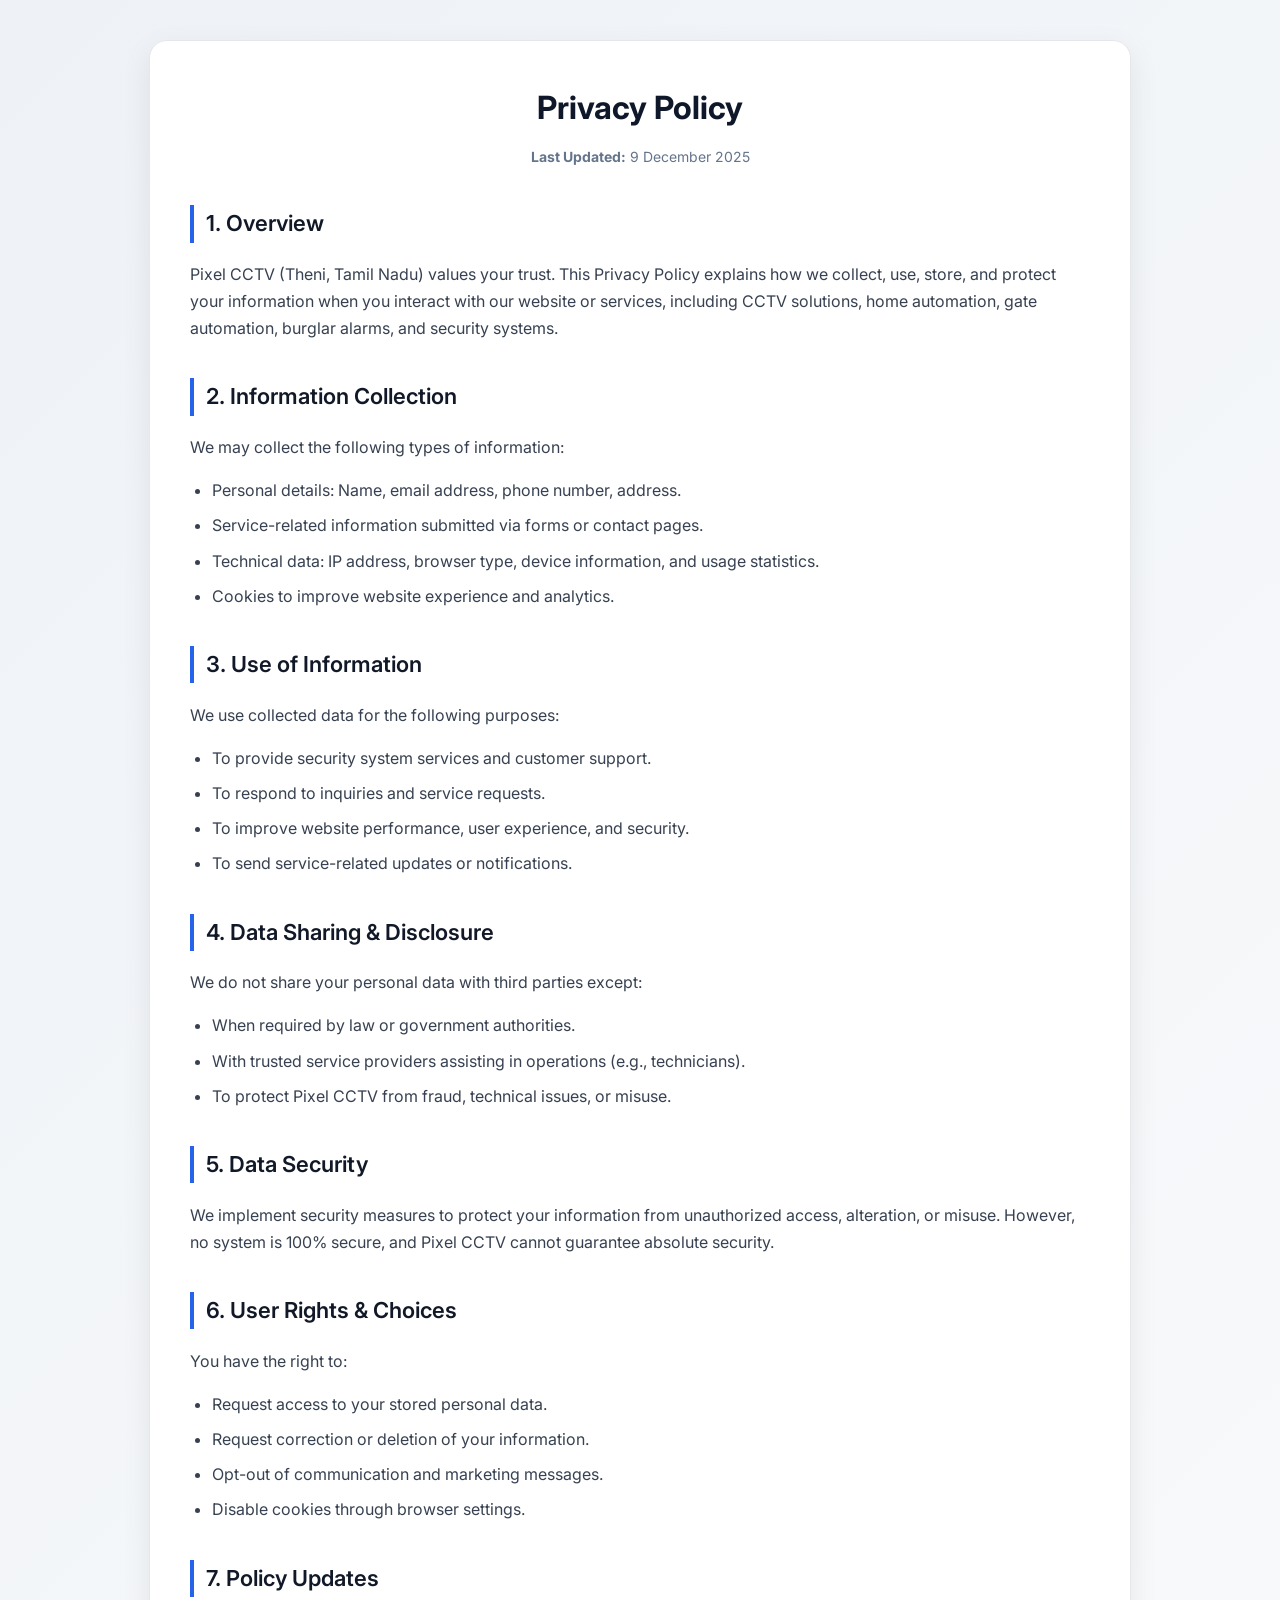
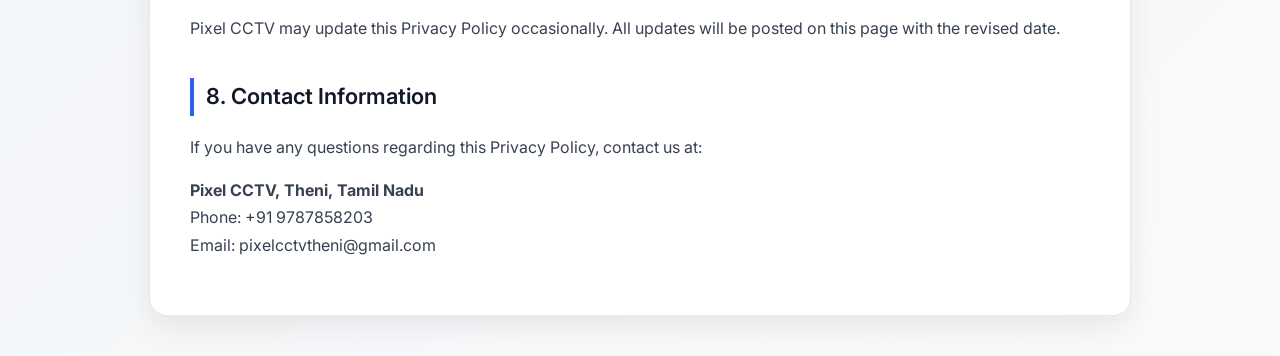
<file: privacy_policy.html>
<!DOCTYPE html>
<html lang="en">
<head>
    <meta charset="UTF-8" />
    <meta name="viewport" content="width=device-width, initial-scale=1.0" />
    <meta name="robots" content="index, follow">
    <title>Privacy Policy - Pixel CCTV Theni</title>
    <link rel="icon" href="assets/images/favicon.png" type="image/x-icon">
    <link rel="canonical" href="https://pixelcctv.in/privacy_policy.html">

    <!-- Google Font -->
    <link href="https://fonts.googleapis.com/css2?family=Inter:wght@300;400;500;600;700&display=swap" rel="stylesheet">

    <style>
        body {
            font-family: "Inter", Arial, sans-serif;
            background: linear-gradient(135deg, #eef2f7 0%, #f9fafb 100%);
            color: #222;
            margin: 0;
            padding: 40px 16px;
            line-height: 1.7;
        }

        .container {
            max-width: 900px;
            margin: 0 auto;
            background: #ffffff;
            padding: 40px;
            border-radius: 18px;
            box-shadow: 0px 10px 30px rgba(0, 0, 0, 0.08);
            border: 1px solid #e5e7eb;
        }

        h1 {
            margin: 0;
            font-size: 32px;
            font-weight: 700;
            color: #0f172a;
            text-align: center;
            margin-bottom: 10px;
        }

        .updated {
            text-align: center;
            font-size: 14px;
            color: #64748b;
            margin-bottom: 35px;
        }

        h2 {
            margin-top: 36px;
            font-size: 22px;
            font-weight: 600;
            color: #111827;
            padding-left: 12px;
            border-left: 4px solid #2563eb;
        }

        p, li {
            font-size: 16px;
            color: #374151;
            margin-top: 8px;
        }

        ul {
            padding-left: 22px;
            margin-top: 8px;
        }

        /* Subtle hover highlight */
        .container p:hover,
        .container li:hover {
            background: #f9fafb;
            transition: 0.2s ease;
        }

        @media (max-width: 600px) {
            .container {
                padding: 24px;
            }
            h1 {
                font-size: 26px;
            }
            h2 {
                font-size: 20px;
            }
        }
    </style>
</head>
<body>

<div class="container">

    <h1>Privacy Policy</h1>
    <p class="updated"><strong>Last Updated:</strong> 9 December 2025</p>

    <h2>1. Overview</h2>
    <p>Pixel CCTV (Theni, Tamil Nadu) values your trust. This Privacy Policy explains how we collect, use, store, and protect your information when you interact with our website or services, including CCTV solutions, home automation, gate automation, burglar alarms, and security systems.</p>

    <h2>2. Information Collection</h2>
    <p>We may collect the following types of information:</p>
    <ul>
        <li>Personal details: Name, email address, phone number, address.</li>
        <li>Service-related information submitted via forms or contact pages.</li>
        <li>Technical data: IP address, browser type, device information, and usage statistics.</li>
        <li>Cookies to improve website experience and analytics.</li>
    </ul>

    <h2>3. Use of Information</h2>
    <p>We use collected data for the following purposes:</p>
    <ul>
        <li>To provide security system services and customer support.</li>
        <li>To respond to inquiries and service requests.</li>
        <li>To improve website performance, user experience, and security.</li>
        <li>To send service-related updates or notifications.</li>
    </ul>

    <h2>4. Data Sharing & Disclosure</h2>
    <p>We do not share your personal data with third parties except:</p>
    <ul>
        <li>When required by law or government authorities.</li>
        <li>With trusted service providers assisting in operations (e.g., technicians).</li>
        <li>To protect Pixel CCTV from fraud, technical issues, or misuse.</li>
    </ul>

    <h2>5. Data Security</h2>
    <p>We implement security measures to protect your information from unauthorized access, alteration, or misuse. However, no system is 100% secure, and Pixel CCTV cannot guarantee absolute security.</p>

    <h2>6. User Rights & Choices</h2>
    <p>You have the right to:</p>
    <ul>
        <li>Request access to your stored personal data.</li>
        <li>Request correction or deletion of your information.</li>
        <li>Opt-out of communication and marketing messages.</li>
        <li>Disable cookies through browser settings.</li>
    </ul>

    <h2>7. Policy Updates</h2>
    <p>Pixel CCTV may update this Privacy Policy occasionally. All updates will be posted on this page with the revised date.</p>

    <h2>8. Contact Information</h2>
    <p>If you have any questions regarding this Privacy Policy, contact us at:</p>

    <p><strong>Pixel CCTV, Theni, Tamil Nadu</strong><br>
        Phone: +91 9787858203<br>
        Email: pixelcctvtheni@gmail.com
    </p>

</div>

</body>
</html>
</file>
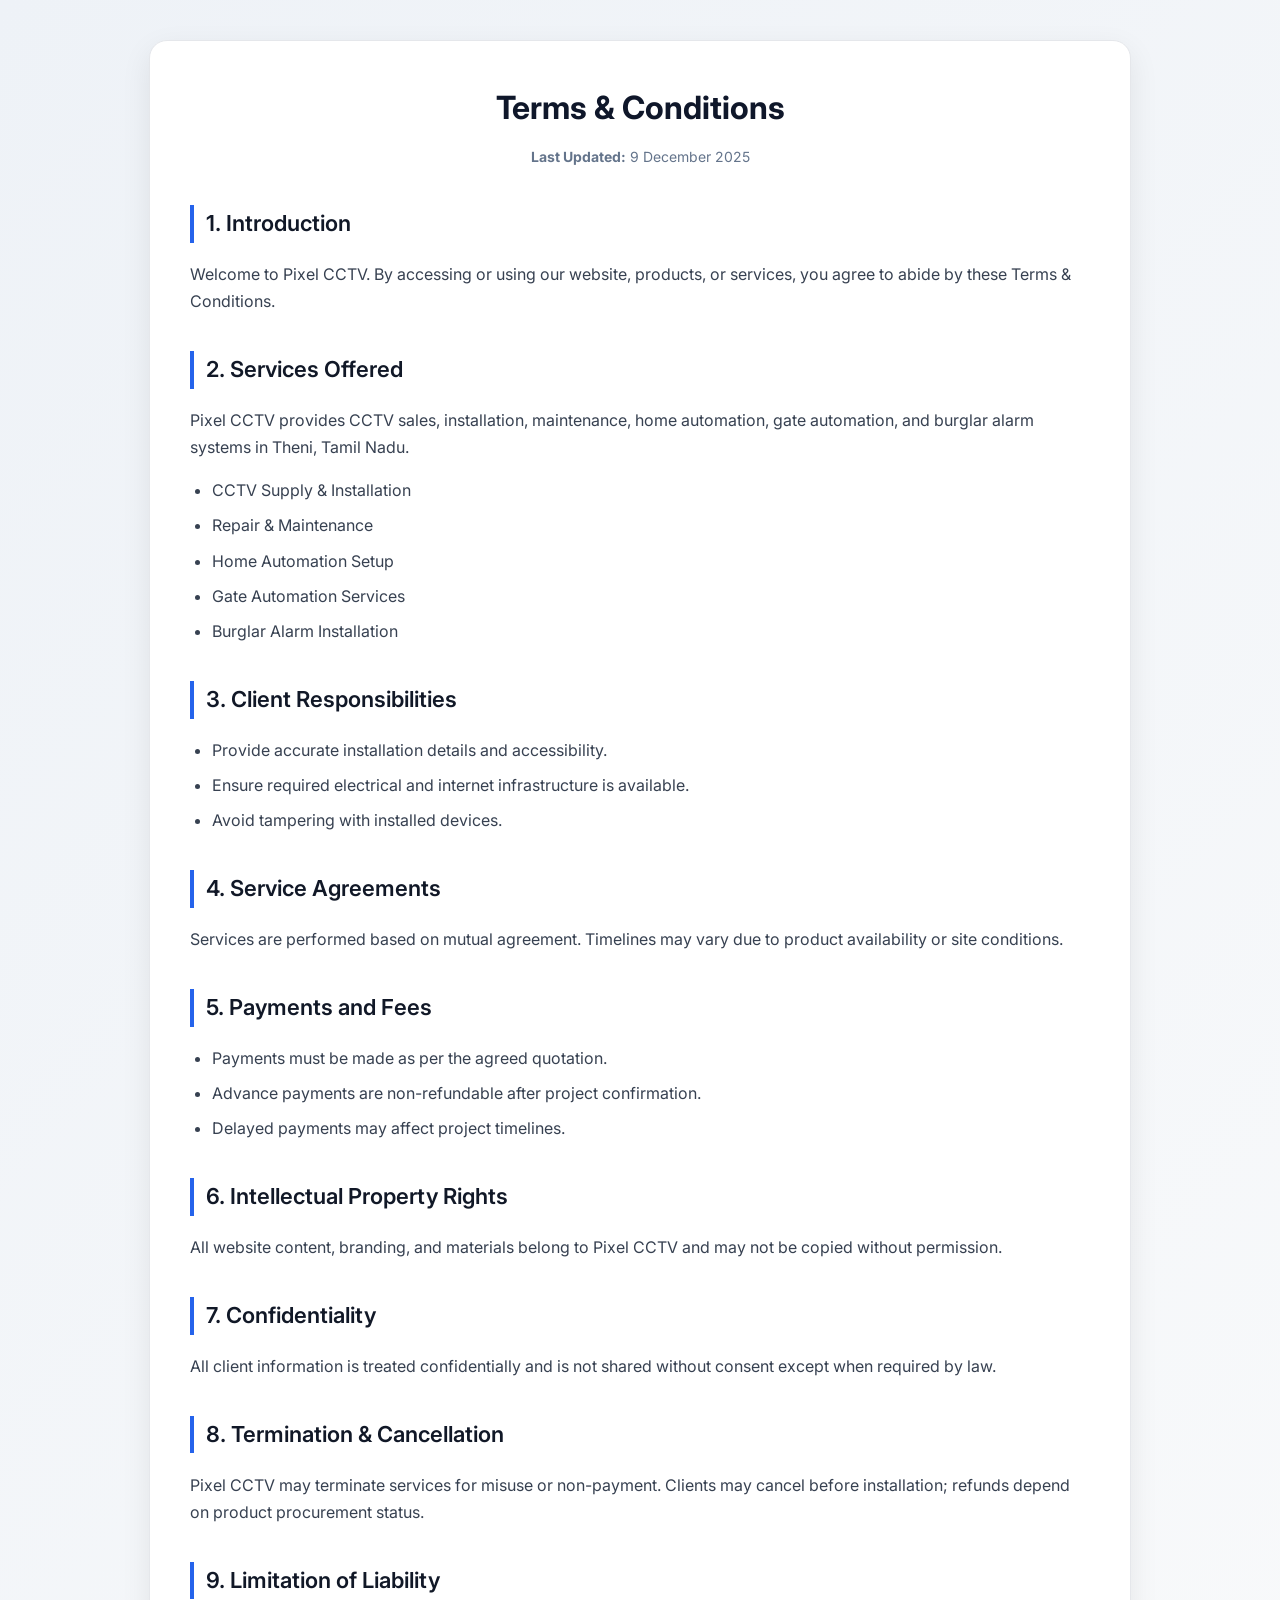
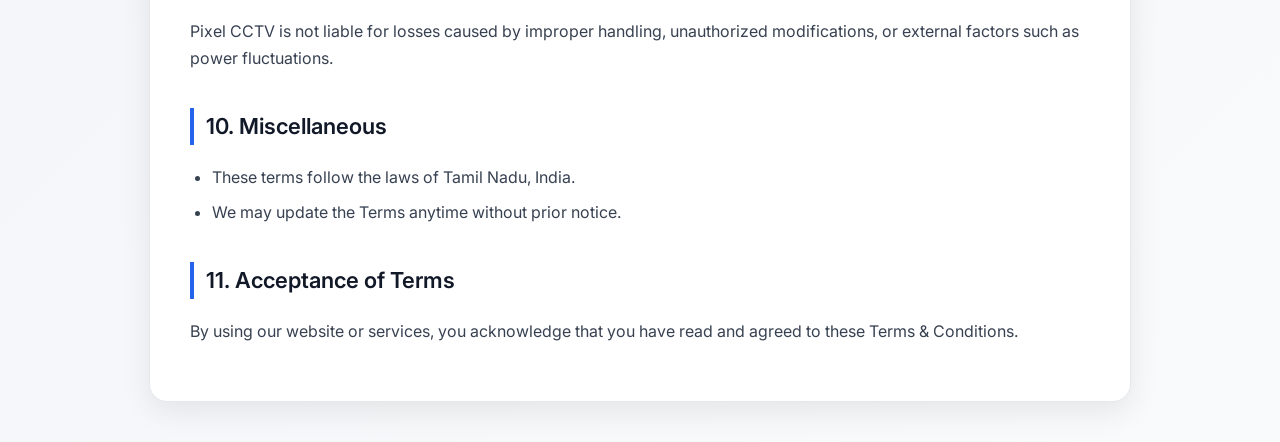
<file: terms_and_conditions.html>
<!doctype html>
<html lang="en">
<head>
  <meta charset="utf-8">
  <meta name="viewport" content="width=device-width,initial-scale=1">
  <meta name="robots" content="index, follow">
  <title>Terms & Conditions — Pixel CCTV Theni</title>
  <link rel="icon" href="assets/images/favicon.png" type="image/x-icon">
  <link rel="canonical" href="https://pixelcctv.in/terms_and_conditions.html">

  <!-- Google Fonts -->
  <link href="https://fonts.googleapis.com/css2?family=Inter:wght@300;400;500;600;700&display=swap" rel="stylesheet">

  <style>
    body {
      font-family: 'Inter', Arial, sans-serif;
      background: linear-gradient(135deg, #eef2f7 0%, #f9fafb 100%);
      color: #222;
      margin: 0;
      padding: 40px 16px;
      line-height: 1.7;
    }

    .container {
      max-width: 900px;
      margin: 0 auto;
      background: #ffffff;
      padding: 40px;
      border-radius: 18px;
      box-shadow: 0px 10px 30px rgba(0,0,0,0.08);
      border: 1px solid #e5e7eb;
    }

    h1 {
      margin-top: 0;
      font-size: 32px;
      font-weight: 700;
      color: #0f172a;
      text-align: center;
      margin-bottom: 10px;
    }

    .updated {
      text-align: center;
      font-size: 14px;
      color: #64748b;
      margin-bottom: 35px;
    }

    h2 {
      margin-top: 36px;
      font-size: 22px;
      font-weight: 600;
      color: #111827;
      padding-left: 12px;
      border-left: 4px solid #2563eb;
    }

    p, li {
      font-size: 16px;
      color: #374151;
      margin-top: 8px;
    }

    ul {
      padding-left: 22px;
      margin-top: 8px;
    }

    /* Subtle hover effects */
    .container p:hover,
    .container li:hover {
      background: #f9fafb;
      transition: 0.2s ease;
    }

    /* Responsive */
    @media (max-width: 600px) {
      .container {
        padding: 24px;
      }
      h1 {
        font-size: 26px;
      }
      h2 {
        font-size: 20px;
      }
    }
  </style>
</head>
<body>

<div class="container">
  <h1>Terms & Conditions</h1>
  <p class="updated"><strong>Last Updated:</strong> 9 December 2025</p>

  <h2>1. Introduction</h2>
  <p>Welcome to Pixel CCTV. By accessing or using our website, products, or services, you agree to abide by these Terms & Conditions.</p>

  <h2>2. Services Offered</h2>
  <p>Pixel CCTV provides CCTV sales, installation, maintenance, home automation, gate automation, and burglar alarm systems in Theni, Tamil Nadu.</p>
  <ul>
    <li>CCTV Supply & Installation</li>
    <li>Repair & Maintenance</li>
    <li>Home Automation Setup</li>
    <li>Gate Automation Services</li>
    <li>Burglar Alarm Installation</li>
  </ul>

  <h2>3. Client Responsibilities</h2>
  <ul>
    <li>Provide accurate installation details and accessibility.</li>
    <li>Ensure required electrical and internet infrastructure is available.</li>
    <li>Avoid tampering with installed devices.</li>
  </ul>

  <h2>4. Service Agreements</h2>
  <p>Services are performed based on mutual agreement. Timelines may vary due to product availability or site conditions.</p>

  <h2>5. Payments and Fees</h2>
  <ul>
    <li>Payments must be made as per the agreed quotation.</li>
    <li>Advance payments are non-refundable after project confirmation.</li>
    <li>Delayed payments may affect project timelines.</li>
  </ul>

  <h2>6. Intellectual Property Rights</h2>
  <p>All website content, branding, and materials belong to Pixel CCTV and may not be copied without permission.</p>

  <h2>7. Confidentiality</h2>
  <p>All client information is treated confidentially and is not shared without consent except when required by law.</p>

  <h2>8. Termination & Cancellation</h2>
  <p>Pixel CCTV may terminate services for misuse or non-payment. Clients may cancel before installation; refunds depend on product procurement status.</p>

  <h2>9. Limitation of Liability</h2>
  <p>Pixel CCTV is not liable for losses caused by improper handling, unauthorized modifications, or external factors such as power fluctuations.</p>

  <h2>10. Miscellaneous</h2>
  <ul>
    <li>These terms follow the laws of Tamil Nadu, India.</li>
    <li>We may update the Terms anytime without prior notice.</li>
  </ul>

  <h2>11. Acceptance of Terms</h2>
  <p>By using our website or services, you acknowledge that you have read and agreed to these Terms & Conditions.</p>
</div>

</body>
</html>
</file>
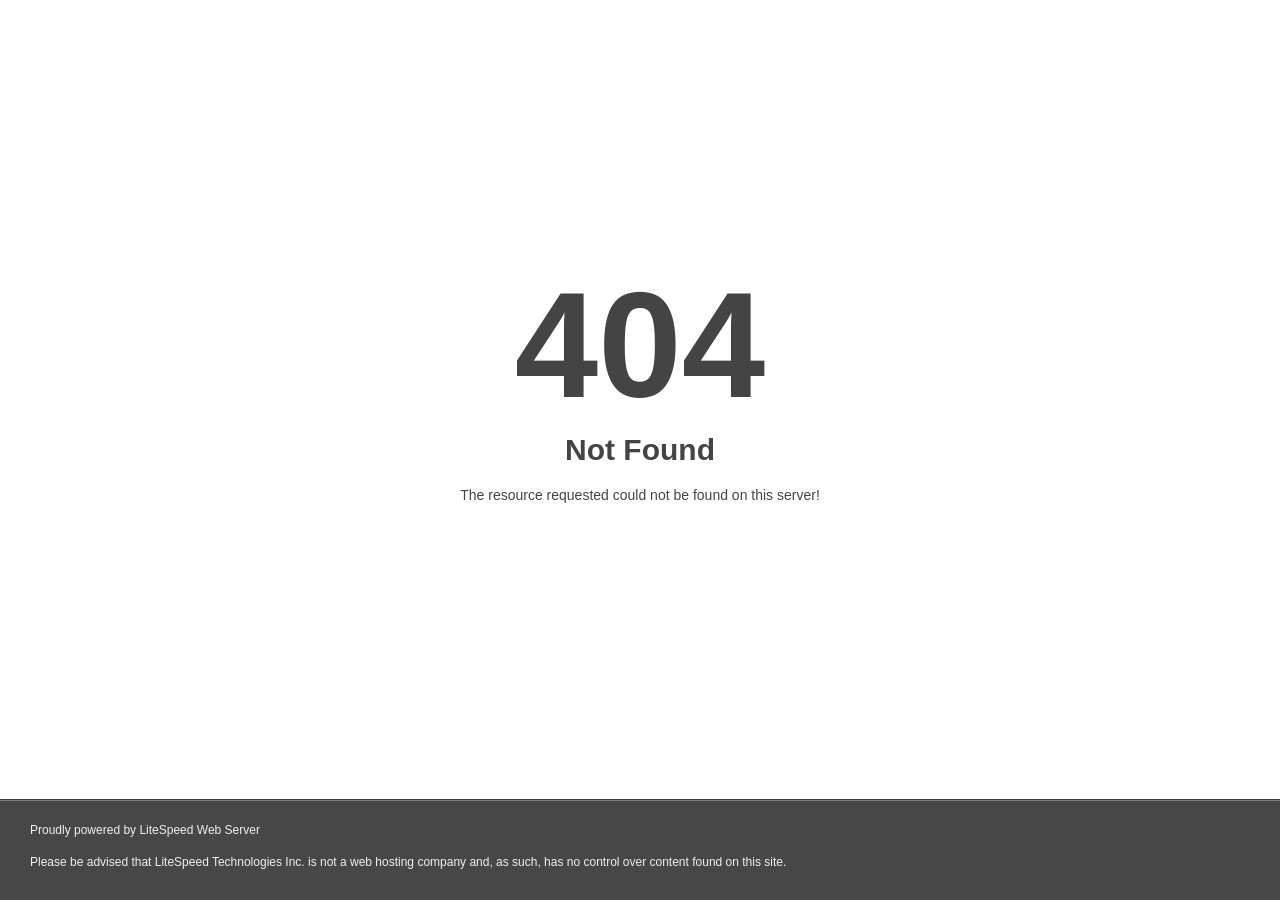
<file: assets/css/owl.video.play.html>
<!DOCTYPE html>
<html style="height:100%">
<head>
<meta name="viewport" content="width=device-width, initial-scale=1, shrink-to-fit=no" />
<title> 404 Not Found
</title><style>@media (prefers-color-scheme:dark){body{background-color:#000!important}}</style></head>
<body style="color: #444; margin:0;font: normal 14px/20px Arial, Helvetica, sans-serif; height:100%; background-color: #fff;">
<div style="height:auto; min-height:100%; ">     <div style="text-align: center; width:800px; margin-left: -400px; position:absolute; top: 30%; left:50%;">
        <h1 style="margin:0; font-size:150px; line-height:150px; font-weight:bold;">404</h1>
<h2 style="margin-top:20px;font-size: 30px;">Not Found
</h2>
<p>The resource requested could not be found on this server!</p>
</div></div><div style="color:#f0f0f0; font-size:12px;margin:auto;padding:0px 30px 0px 30px;position:relative;clear:both;height:100px;margin-top:-101px;background-color:#474747;border-top: 1px solid rgba(0,0,0,0.15);box-shadow: 0 1px 0 rgba(255, 255, 255, 0.3) inset;">
<br>Proudly powered by LiteSpeed Web Server<p>Please be advised that LiteSpeed Technologies Inc. is not a web hosting company and, as such, has no control over content found on this site.</p></div></body></html>
</file>
<file: assets/css/flaticon.css>
@font-face {
  font-family: 'icomoon';
  src:  url('../fonts/icomoon3916.eot?gdvvyp');
  src:  url('../fonts/icomoon3916.eot?gdvvyp#iefix') format('embedded-opentype'),
    url('../fonts/icomoon3916.ttf?gdvvyp') format('truetype'),
    url('../fonts/icomoon3916.woff?gdvvyp') format('woff'),
    url('../fonts/icomoon3916.svg?gdvvyp#icomoon') format('svg');
  font-weight: normal;
  font-style: normal;
  font-display: block;
}

[class^="icon-"], [class*=" icon-"] {
  /* use !important to prevent issues with browser extensions that change fonts */
  font-family: 'icomoon' !important;
  speak: never;
  font-style: normal;
  font-weight: normal;
  font-variant: normal;
  text-transform: none;
  line-height: 1;

  /* Better Font Rendering =========== */
  -webkit-font-smoothing: antialiased;
  -moz-osx-font-smoothing: grayscale;
}

.icon-speaker:before {
  content: "\e900";
}
.icon-security-camera:before {
  content: "\e901";
}
.icon-lights:before {
  content: "\e902";
}
.icon-heating:before {
  content: "\e903";
}
.icon-sun-energy:before {
  content: "\e904";
}
.icon-quote:before {
  content: "\e905";
}
.icon-building .path1:before {
  content: "\e906";
  color: rgb(255, 166, 77);
}
.icon-building .path2:before {
  content: "\e907";
  margin-left: -1em;
  color: rgb(255, 166, 77);
}
.icon-building .path3:before {
  content: "\e908";
  margin-left: -1em;
  color: rgb(51, 51, 51);
}
.icon-building .path4:before {
  content: "\e909";
  margin-left: -1em;
  color: rgb(51, 51, 51);
}
.icon-building .path5:before {
  content: "\e90a";
  margin-left: -1em;
  color: rgb(51, 51, 51);
}
.icon-building .path6:before {
  content: "\e90b";
  margin-left: -1em;
  color: rgb(51, 51, 51);
}
.icon-building .path7:before {
  content: "\e90c";
  margin-left: -1em;
  color: rgb(51, 51, 51);
}
.icon-building .path8:before {
  content: "\e90d";
  margin-left: -1em;
  color: rgb(51, 51, 51);
}
.icon-building .path9:before {
  content: "\e90e";
  margin-left: -1em;
  color: rgb(51, 51, 51);
}
.icon-building .path10:before {
  content: "\e90f";
  margin-left: -1em;
  color: rgb(51, 51, 51);
}
.icon-building .path11:before {
  content: "\e910";
  margin-left: -1em;
  color: rgb(51, 51, 51);
}
.icon-building .path12:before {
  content: "\e911";
  margin-left: -1em;
  color: rgb(51, 51, 51);
}
.icon-apartment .path1:before {
  content: "\e912";
  color: rgb(240, 188, 94);
}
.icon-apartment .path2:before {
  content: "\e913";
  margin-left: -1em;
  color: rgb(240, 188, 94);
}
.icon-apartment .path3:before {
  content: "\e914";
  margin-left: -1em;
  color: rgb(240, 188, 94);
}
.icon-apartment .path4:before {
  content: "\e915";
  margin-left: -1em;
  color: rgb(240, 188, 94);
}
.icon-apartment .path5:before {
  content: "\e916";
  margin-left: -1em;
  color: rgb(240, 188, 94);
}
.icon-apartment .path6:before {
  content: "\e917";
  margin-left: -1em;
  color: rgb(240, 188, 94);
}
.icon-apartment .path7:before {
  content: "\e918";
  margin-left: -1em;
  color: rgb(0, 0, 0);
}
.icon-dump-truck .path1:before {
  content: "\e919";
  color: rgb(240, 188, 94);
}
.icon-dump-truck .path2:before {
  content: "\e91a";
  margin-left: -1em;
  color: rgb(240, 188, 94);
}
.icon-dump-truck .path3:before {
  content: "\e91b";
  margin-left: -1em;
  color: rgb(240, 188, 94);
}
.icon-dump-truck .path4:before {
  content: "\e91c";
  margin-left: -1em;
  color: rgb(0, 0, 0);
}
.icon-dump-truck .path5:before {
  content: "\e91d";
  margin-left: -1em;
  color: rgb(0, 0, 0);
}
.icon-dump-truck .path6:before {
  content: "\e91e";
  margin-left: -1em;
  color: rgb(0, 0, 0);
}
.icon-dump-truck .path7:before {
  content: "\e91f";
  margin-left: -1em;
  color: rgb(0, 0, 0);
}
.icon-dump-truck .path8:before {
  content: "\e920";
  margin-left: -1em;
  color: rgb(0, 0, 0);
}
.icon-dump-truck .path9:before {
  content: "\e921";
  margin-left: -1em;
  color: rgb(240, 188, 94);
}
.icon-dump-truck .path10:before {
  content: "\e922";
  margin-left: -1em;
  color: rgb(240, 188, 94);
}
.icon-wireless-gadget:before {
  content: "\e923";
}
.icon-password:before {
  content: "\e924";
}
.icon-credit-card:before {
  content: "\e925";
}
.icon-24-hours:before {
  content: "\e926";
}
.icon-login:before {
  content: "\e927";
}
.icon-shield:before {
  content: "\e928";
}
.icon-woman:before {
  content: "\e929";
}
.icon-value:before {
  content: "\e92a";
}
.icon-customer-support:before {
  content: "\e92b";
}
.icon-efficiency:before {
  content: "\e92c";
}
.icon-sun-energy-1:before {
  content: "\e92d";
}
.icon-pinwheel:before {
  content: "\e92e";
}
.icon-hydro-power:before {
  content: "\e92f";
}
.icon-hot:before {
  content: "\e930";
}
.icon-cold:before {
  content: "\e931";
}
.icon-electricity:before {
  content: "\e932";
}
.icon-pin .path1:before {
  content: "\e933";
  color: rgb(200, 210, 221);
}
.icon-pin .path2:before {
  content: "\e934";
  margin-left: -1em;
  color: rgb(176, 188, 193);
}
.icon-pin .path3:before {
  content: "\e935";
  margin-left: -1em;
  color: rgb(232, 24, 28);
}
.icon-pin .path4:before {
  content: "\e936";
  margin-left: -1em;
  color: rgb(193, 17, 26);
}
.icon-pin .path5:before {
  content: "\e937";
  margin-left: -1em;
  color: rgb(255, 100, 95);
}
.icon-cctv:before {
  content: "\e938";
}
.icon-checked:before {
  content: "\e939";
}
.icon-worker:before {
  content: "\e93a";
}
.icon-phone-call:before {
  content: "\e93b";
}
.icon-down-arrow:before {
  content: "\e93c";
}
.icon-discount:before {
  content: "\e93d";
}
.icon-settings:before {
  content: "\e93e";
}
.icon-vision:before {
  content: "\e93f";
}
.icon-increase:before {
  content: "\e940";
}
.icon-close:before {
  content: "\e941";
}
.icon-manager:before {
  content: "\e942";
}
.icon-event:before {
  content: "\e943";
}
.icon-settings-1:before {
  content: "\e944";
}
.icon-map:before {
  content: "\e945";
}
.icon-settings-2:before {
  content: "\e946";
}
.icon-call-back:before {
  content: "\e947";
}
.icon-call:before {
  content: "\e948";
}
.icon-hour:before {
  content: "\e949";
}
.icon-placeholder:before {
  content: "\e94a";
}
.icon-right-arrow:before {
  content: "\e94b";
}
.icon-home:before {
  content: "\e94c";
}
.icon-store:before {
  content: "\e94d";
}
.icon-search:before {
  content: "\e94e";
}
.icon-down-chevron:before {
  content: "\e94f";
}
.icon-email:before {
  content: "\e950";
}
.icon-smartphone:before {
  content: "\e951";
}
.icon-shopping-cart:before {
  content: "\e952";
}
.icon-pharmacy:before {
  content: "\e953";
}
.icon-building1:before {
  content: "\e954";
}
.icon-security-camera1 .path1:before {
  content: "\e955";
  color: rgb(196, 162, 252);
}
.icon-security-camera1 .path2:before {
  content: "\e956";
  margin-left: -1em;
  color: rgb(196, 162, 252);
}
.icon-security-camera1 .path3:before {
  content: "\e957";
  margin-left: -1em;
  color: rgb(196, 162, 252);
}
.icon-security-camera1 .path4:before {
  content: "\e958";
  margin-left: -1em;
  color: rgb(196, 162, 252);
}
.icon-security-camera1 .path5:before {
  content: "\e959";
  margin-left: -1em;
  color: rgb(196, 162, 252);
}
.icon-security-camera1 .path6:before {
  content: "\e95a";
  margin-left: -1em;
  color: rgb(196, 162, 252);
}
.icon-security-camera1 .path7:before {
  content: "\e95b";
  margin-left: -1em;
  color: rgb(21, 26, 106);
}
.icon-cctv-camera .path1:before {
  content: "\e95c";
  color: rgb(196, 162, 252);
}
.icon-cctv-camera .path2:before {
  content: "\e95d";
  margin-left: -1em;
  color: rgb(196, 162, 252);
}
.icon-cctv-camera .path3:before {
  content: "\e95e";
  margin-left: -1em;
  color: rgb(196, 162, 252);
}
.icon-cctv-camera .path4:before {
  content: "\e95f";
  margin-left: -1em;
  color: rgb(196, 162, 252);
}
.icon-cctv-camera .path5:before {
  content: "\e960";
  margin-left: -1em;
  color: rgb(196, 162, 252);
}
.icon-cctv-camera .path6:before {
  content: "\e961";
  margin-left: -1em;
  color: rgb(196, 162, 252);
}
.icon-cctv-camera .path7:before {
  content: "\e962";
  margin-left: -1em;
  color: rgb(196, 162, 252);
}
.icon-cctv-camera .path8:before {
  content: "\e963";
  margin-left: -1em;
  color: rgb(196, 162, 252);
}
.icon-cctv-camera .path9:before {
  content: "\e964";
  margin-left: -1em;
  color: rgb(196, 162, 252);
}
.icon-cctv-camera .path10:before {
  content: "\e965";
  margin-left: -1em;
  color: rgb(21, 26, 106);
}
.icon-cctv-camera .path11:before {
  content: "\e966";
  margin-left: -1em;
  color: rgb(21, 26, 106);
}
.icon-cctv1 .path1:before {
  content: "\e967";
  color: rgb(196, 162, 252);
}
.icon-cctv1 .path2:before {
  content: "\e968";
  margin-left: -1em;
  color: rgb(196, 162, 252);
}
.icon-cctv1 .path3:before {
  content: "\e969";
  margin-left: -1em;
  color: rgb(21, 26, 106);
}
.icon-cctv1 .path4:before {
  content: "\e96a";
  margin-left: -1em;
  color: rgb(21, 26, 106);
}
.icon-cctv1 .path5:before {
  content: "\e96b";
  margin-left: -1em;
  color: rgb(21, 26, 106);
}
.icon-cctv1 .path6:before {
  content: "\e96c";
  margin-left: -1em;
  color: rgb(21, 26, 106);
}
.icon-cctv-1 .path1:before {
  content: "\e96d";
  color: rgb(196, 162, 252);
}
.icon-cctv-1 .path2:before {
  content: "\e96e";
  margin-left: -1em;
  color: rgb(196, 162, 252);
}
.icon-cctv-1 .path3:before {
  content: "\e96f";
  margin-left: -1em;
  color: rgb(196, 162, 252);
}
.icon-cctv-1 .path4:before {
  content: "\e970";
  margin-left: -1em;
  color: rgb(196, 162, 252);
}
.icon-cctv-1 .path5:before {
  content: "\e971";
  margin-left: -1em;
  color: rgb(21, 26, 106);
}
.icon-cctv-1 .path6:before {
  content: "\e972";
  margin-left: -1em;
  color: rgb(21, 26, 106);
}
.icon-cctv-2 .path1:before {
  content: "\e973";
  color: rgb(196, 162, 252);
}
.icon-cctv-2 .path2:before {
  content: "\e974";
  margin-left: -1em;
  color: rgb(196, 162, 252);
}
.icon-cctv-2 .path3:before {
  content: "\e975";
  margin-left: -1em;
  color: rgb(21, 26, 106);
}
.icon-cctv-2 .path4:before {
  content: "\e976";
  margin-left: -1em;
  color: rgb(21, 26, 106);
}
.icon-cctv-2 .path5:before {
  content: "\e977";
  margin-left: -1em;
  color: rgb(21, 26, 106);
}
.icon-web-camera .path1:before {
  content: "\e978";
  color: rgb(196, 162, 252);
}
.icon-web-camera .path2:before {
  content: "\e979";
  margin-left: -1em;
  color: rgb(196, 162, 252);
}
.icon-web-camera .path3:before {
  content: "\e97a";
  margin-left: -1em;
  color: rgb(196, 162, 252);
}
.icon-web-camera .path4:before {
  content: "\e97b";
  margin-left: -1em;
  color: rgb(196, 162, 252);
}
.icon-web-camera .path5:before {
  content: "\e97c";
  margin-left: -1em;
  color: rgb(196, 162, 252);
}
.icon-web-camera .path6:before {
  content: "\e97d";
  margin-left: -1em;
  color: rgb(196, 162, 252);
}
.icon-web-camera .path7:before {
  content: "\e97e";
  margin-left: -1em;
  color: rgb(196, 162, 252);
}
.icon-web-camera .path8:before {
  content: "\e97f";
  margin-left: -1em;
  color: rgb(196, 162, 252);
}
.icon-web-camera .path9:before {
  content: "\e980";
  margin-left: -1em;
  color: rgb(21, 26, 106);
}
.icon-web-camera .path10:before {
  content: "\e981";
  margin-left: -1em;
  color: rgb(21, 26, 106);
}
.icon-web-camera .path11:before {
  content: "\e982";
  margin-left: -1em;
  color: rgb(21, 26, 106);
}
.icon-web-camera .path12:before {
  content: "\e983";
  margin-left: -1em;
  color: rgb(21, 26, 106);
}
.icon-web-camera .path13:before {
  content: "\e984";
  margin-left: -1em;
  color: rgb(21, 26, 106);
}
.icon-install:before {
  content: "\e985";
}
.icon-support:before {
  content: "\e986";
}
.icon-toolbox:before {
  content: "\e987";
}
.icon-file:before {
  content: "\e988";
}
.icon-server:before {
  content: "\e989";
}
.icon-chat:before {
  content: "\e98a";
}
.icon-calculator:before {
  content: "\e98b";
}
.icon-calendar:before {
  content: "\e98c";
}
.icon-done:before {
  content: "\e98d";
}
.icon-camera:before {
  content: "\e98e";
}
.icon-time-management:before {
  content: "\e98f";
}
.icon-umbrella:before {
  content: "\e990";
}
.icon-security:before {
  content: "\e991";
}
.icon-face-recognition:before {
  content: "\e992";
}
.icon-shipping:before {
  content: "\e993";
}
.icon-thief:before {
  content: "\e994";
}
.icon-fingerprint:before {
  content: "\e995";
}
.icon-remote:before {
  content: "\e996";
}
.icon-zoom-in:before {
  content: "\e997";
}
.icon-link:before {
  content: "\e998";
}
.icon-cctv-3:before {
  content: "\e999";
}
.icon-cctv-4:before {
  content: "\e99a";
}
.icon-left-quote:before {
  content: "\e99b";
}
.icon-chat-1:before {
  content: "\e99c";
}
.icon-user:before {
  content: "\e99d";
}
.icon-day-and-night:before {
  content: "\e99e";
}
.icon-rain:before {
  content: "\e99f";
}
.icon-home-1:before {
  content: "\e9a0";
}
.icon-location:before {
  content: "\e9a1";
}
.icon-email-1:before {
  content: "\e9a2";
}
.icon-clock:before {
  content: "\e9a3";
}
.icon-email-2:before {
  content: "\e9a4";
}
.icon-cloud:before {
  content: "\e9a5";
}
.icon-shield1:before {
  content: "\e9a6";
}
.icon-network:before {
  content: "\e9a7";
}
.icon-view:before {
  content: "\e9a8";
}
.icon-online-shopping:before {
  content: "\e9a9";
}
.icon-shield-1 .path1:before {
  content: "\e9aa";
  color: rgb(196, 162, 252);
}
.icon-shield-1 .path2:before {
  content: "\e9ab";
  margin-left: -1em;
  color: rgb(21, 26, 106);
}
.icon-military-man .path1:before {
  content: "\e9ac";
  color: rgb(196, 162, 252);
}
.icon-military-man .path2:before {
  content: "\e9ad";
  margin-left: -1em;
  color: rgb(196, 162, 252);
}
.icon-military-man .path3:before {
  content: "\e9ae";
  margin-left: -1em;
  color: rgb(21, 26, 106);
}
.icon-military-man .path4:before {
  content: "\e9af";
  margin-left: -1em;
  color: rgb(21, 26, 106);
}
.icon-military-man .path5:before {
  content: "\e9b0";
  margin-left: -1em;
  color: rgb(21, 26, 106);
}
.icon-consultant .path1:before {
  content: "\e9b1";
  color: rgb(67, 112, 255);
}
.icon-consultant .path2:before {
  content: "\e9b2";
  margin-left: -1em;
  color: rgb(0, 0, 0);
}
.icon-secure-payment .path1:before {
  content: "\e9b3";
  color: rgb(67, 112, 255);
}
.icon-secure-payment .path2:before {
  content: "\e9b4";
  margin-left: -1em;
  color: rgb(0, 0, 0);
}
.icon-malware .path1:before {
  content: "\e9b5";
  color: rgb(67, 112, 255);
}
.icon-malware .path2:before {
  content: "\e9b6";
  margin-left: -1em;
  color: rgb(67, 112, 255);
}
.icon-malware .path3:before {
  content: "\e9b7";
  margin-left: -1em;
  color: rgb(0, 0, 0);
}
.icon-malware .path4:before {
  content: "\e9b8";
  margin-left: -1em;
  color: rgb(0, 0, 0);
}
.icon-malware .path5:before {
  content: "\e9b9";
  margin-left: -1em;
  color: rgb(0, 0, 0);
}
.icon-right-arrow-1:before {
  content: "\e9ba";
}
.icon-dial-pad:before {
  content: "\e9bb";
}
.icon-phone-call1:before {
  content: "\e9bc";
}
.icon-share:before {
  content: "\e9bd";
}
.icon-police:before {
  content: "\e9be";
}
.icon-consultation:before {
  content: "\e9bf";
}
.icon-personal-security:before {
  content: "\e9c0";
}
.icon-protection:before {
  content: "\e9c1";
}
.icon-shield-2:before {
  content: "\e9c2";
}
.icon-police-1:before {
  content: "\e9c3";
}
.icon-diamond:before {
  content: "\e9c4";
}
.icon-building-1:before {
  content: "\e9c5";
}
.icon-winner:before {
  content: "\e9c6";
}
.icon-guard:before {
  content: "\e9c7";
}
.icon-badge:before {
  content: "\e9c8";
}
.icon-24-hours1:before {
  content: "\e9c9";
}
.icon-motion-sensor:before {
  content: "\e9ca";
}
.icon-bell:before {
  content: "\e9cb";
}
.icon-remote-control:before {
  content: "\e9cc";
}
.icon-door-hanger .path1:before {
  content: "\e9cd";
  color: rgb(196, 162, 252);
}
.icon-door-hanger .path2:before {
  content: "\e9ce";
  margin-left: -1em;
  color: rgb(196, 162, 252);
}
.icon-door-hanger .path3:before {
  content: "\e9cf";
  margin-left: -1em;
  color: rgb(21, 26, 106);
}
.icon-door-hanger .path4:before {
  content: "\e9d0";
  margin-left: -1em;
  color: rgb(21, 26, 106);
}
.icon-door-hanger .path5:before {
  content: "\e9d1";
  margin-left: -1em;
  color: rgb(21, 26, 106);
}
.icon-door-hanger .path6:before {
  content: "\e9d2";
  margin-left: -1em;
  color: rgb(21, 26, 106);
}
.icon-fire-alarm:before {
  content: "\e9d3";
}
.icon-door-handle:before {
  content: "\e9d4";
}
.icon-drawing-tablet:before {
  content: "\e9d5";
}
</file>
<file: assets/css/nice-select.css>
.nice-select {
  -webkit-tap-highlight-color: transparent;
  background-color: #fff;
  border-radius: 5px;
  border: solid 1px #e8e8e8;
  box-sizing: border-box;
  clear: both;
  cursor: pointer;
  display: block;
  float: left;
  font-family: inherit;
  font-size: 14px;
  font-weight: normal;
  height: 42px;
  line-height: 40px;
  outline: none;
  padding-left: 18px;
  padding-right: 30px;
  position: relative;
  text-align: left !important;
  -webkit-transition: all 0.2s ease-in-out;
  transition: all 0.2s ease-in-out;
  -webkit-user-select: none;
     -moz-user-select: none;
      -ms-user-select: none;
          user-select: none;
  white-space: nowrap;
  width: auto; }
  .nice-select:hover {
    border-color: #dbdbdb; }
  .nice-select:active, .nice-select.open, .nice-select:focus {
    border-color: #999; }
  .nice-select:after {
    border-bottom: 2px solid #999;
    border-right: 2px solid #999;
    content: '';
    display: block;
    height: 5px;
    margin-top: -4px;
    pointer-events: none;
    position: absolute;
    right: 12px;
    top: 50%;
    -webkit-transform-origin: 66% 66%;
        -ms-transform-origin: 66% 66%;
            transform-origin: 66% 66%;
    -webkit-transform: rotate(45deg);
        -ms-transform: rotate(45deg);
            transform: rotate(45deg);
    -webkit-transition: all 0.15s ease-in-out;
    transition: all 0.15s ease-in-out;
    width: 5px; }
  .nice-select.open:after {
    -webkit-transform: rotate(-135deg);
        -ms-transform: rotate(-135deg);
            transform: rotate(-135deg); }
  .nice-select.open .list {
    opacity: 1;
    pointer-events: auto;
    -webkit-transform: scale(1) translateY(0);
        -ms-transform: scale(1) translateY(0);
            transform: scale(1) translateY(0); }
  .nice-select.disabled {
    border-color: #ededed;
    color: #999;
    pointer-events: none; }
    .nice-select.disabled:after {
      border-color: #cccccc; }
  .nice-select.wide {
    width: 100%; }
    .nice-select.wide .list {
      left: 0 !important;
      right: 0 !important; }
  .nice-select.right {
    float: right; }
    .nice-select.right .list {
      left: auto;
      right: 0; }
  .nice-select.small {
    font-size: 12px;
    height: 36px;
    line-height: 34px; }
    .nice-select.small:after {
      height: 4px;
      width: 4px; }
    .nice-select.small .option {
      line-height: 34px;
      min-height: 34px; }
  .nice-select .list {
    background-color: #fff;
    border-radius: 5px;
    box-shadow: 0 0 0 1px rgba(68, 68, 68, 0.11);
    box-sizing: border-box;
    margin-top: 4px;
    opacity: 0;
    overflow: hidden;
    padding: 0;
    pointer-events: none;
    position: absolute;
    top: 100%;
    left: 0;
    -webkit-transform-origin: 50% 0;
        -ms-transform-origin: 50% 0;
            transform-origin: 50% 0;
    -webkit-transform: scale(0.75) translateY(-21px);
        -ms-transform: scale(0.75) translateY(-21px);
            transform: scale(0.75) translateY(-21px);
    -webkit-transition: all 0.2s cubic-bezier(0.5, 0, 0, 1.25), opacity 0.15s ease-out;
    transition: all 0.2s cubic-bezier(0.5, 0, 0, 1.25), opacity 0.15s ease-out;
    z-index: 9; }
    .nice-select .list:hover .option:not(:hover) {
      background-color: transparent !important; }
  .nice-select .option {
    cursor: pointer;
    font-weight: 400;
    line-height: 40px;
    list-style: none;
    min-height: 40px;
    outline: none;
    padding-left: 18px;
    padding-right: 29px;
    text-align: left;
    -webkit-transition: all 0.2s;
    transition: all 0.2s; }
    .nice-select .option:hover, .nice-select .option.focus, .nice-select .option.selected.focus {
      background-color: #f6f6f6; }
    .nice-select .option.selected {
      font-weight: bold; }
    .nice-select .option.disabled {
      background-color: transparent;
      color: #999;
      cursor: default; }

.no-csspointerevents .nice-select .list {
  display: none; }

.no-csspointerevents .nice-select.open .list {
  display: block; }
</file>
<file: assets/css/color.css>
/* template-color */

.scroll-top{
  background-color: #C91323;
}

.handle-preloader{
	background: #C91323;
}

.preloader-close{
	color: #C91323;
}

.header-top{
	background: #C91323;
}

.theme-btn.style-one{
	background: #C91323;
}

.header-upper .info-list .theme-btn:hover{
  color: #C91323;
}

.header-upper .info-list li i{
	color: #C91323;
}

.header-upper .info-list li h5 a:hover{
  color: #C91323;
}

.main-menu .navigation > li.current > a,
.main-menu .navigation > li:hover > a{
  color: #C91323;
}

.social-style-one li a:hover{
	background: #C91323;
}

.main-header .menu-right-content .cart-box a{
	color: #C91323;
}

.main-menu .navigation > li > ul > li > a:hover,
.main-menu .navigation > li > .megamenu li > a:hover{
	color: #C91323;
}

.main-menu .navigation > li > ul,
.main-menu .navigation > li > .megamenu{
	border-bottom: 3px solid #C91323;
}

.main-menu .navigation > li > ul > li > ul{
	border-bottom: 3px solid #C91323;
}

.main-menu .navigation > li > ul > li > ul > li > a:hover{
  color: #C91323;
}

.dots-style-one .owl-dots .owl-dot.active span,
.dots-style-one .owl-dots .owl-dot span:hover{
	border-color: #C91323 !important;
}

.banner-section .owl-theme .owl-prev:hover,
.banner-section .owl-theme .owl-next:hover{
  background: #C91323;
}

.image_block_1 .image-box .shape-box .circle{
	background: #C91323;
}

.image_block_1 .image-box .content-box .text{
	background: #C91323;
}

.sec-title .top-title p{
	color: #C91323;
}

.sec-title .top-title .shape .line{
	background: #C91323;
}

.cctv-section .single-item:hover .link a{
	background: #C91323;
}

.cctv-section .single-item:before{
	border: 1px solid #C91323;
}

.cctv-section .single-item:hover:before{
	border: 2px solid #C91323;
}

.cctv-section .tab-btn-box .tab-btns li.active-btn:after{
	color: #C91323;
}

.cctv-section .more-text p a{
  color: #C91323;
}

.service-block-one .inner-box .content-box .icon-box{
	color: #C91323;
}

.service-block-one .inner-box h3 a:hover{
  color: #C91323;
}

.service-block-one .inner-box .content-box .link:before{
	background: #C91323;
}

.service-block-one .inner-box .overlay-content .icon-box{
  background: #C91323;
}

.service-block-one .inner-box .overlay-content .btn-box a{
	background: #C91323;
}

.service-block-one .inner-box .overlay-content .btn-box a:hover{
	color: #C91323;
}

.storage-section .single-item .inner-box .icon-box{
	color: #C91323;
}

.storage-section .single-item .inner-box h3:before{
	background: #C91323;
}

.storage-section .single-item .inner-box .link a:hover{
  color: #C91323;
}

.storage-section .single-item .inner-box .link:hover i{
	color: #C91323;
}

.storage-section .single-item .inner-box .link:hover i:after{
  background: #C91323;
}

.storage-banner:before{
	background: #C91323;
}

.storage-banner .inner-box .single-column .text a:hover{
  color: #C91323;
}

.image_block_2 .image-box .content-box .icon-box{
	background: #C91323;
}

.content_block_2 .content-box .inner-box .single-item .icon-box{
	color: #C91323;
}

.content_block_2 .content-box .inner-box span{
	color: #C91323;
}

.content_block_2 .content-box .inner-box .single-item .icon-box .dotted-box .dotted{
	background: #C91323;
}

.highlights-section .inner-box .check-form .form-group input:focus{
  border-color: #C91323 !important;
}

.highlights-section .inner-box .check-form .form-group button{
	background: #C91323;
}

.highlights-section .inner-box h5 a:hover{
  color: #C91323;
}

.highlights-banner .single-item .icon-box{
	color: #C91323;
}

.project-block-one .inner-box .content-box .link-box li{
	background: #C91323;
}

.project-block-one .inner-box .content-box .link-box li:last-child{
  background: #75b221;
}

.pricing-block-one .pricing-table .table-header h2{
	color: #75b221;
}

.pricing-block-one .pricing-table .table-header .icon-box .icon{
	color: #75b221;
	border: 2px solid #75b221;
}

.pricing-block-one.active .pricing-table:before,
.pricing-block-one.active .pricing-table:after{
	background: #75b221;
}

.testimonial-block-one .inner-box .quote-icon{
	background: #75b221;
}

.testimonial-block-one .inner-box .designation{
	color: #75b221;
}

.estimation-section .inner-content .title-box{
	background: #75b221;
}

.estimation-section .inner-content .title-box .list li .icon-box{
	color: #75b221;
}

.estimation-section .inner-content .title-box:before{
	background: #75b221;
}

.estimation-section .inner-content .inner-box .single-column .price-box h5{
	background: #75b221;
}

.estimation-section .inner-content .inner-box .single-column .btn-box a{
	border: 2px solid #75b221;
}

.estimation-section .inner-content .inner-box .single-column .btn-box a:hover{
  background: #75b221;
}

.news-block-one .inner-box .image-box .link:hover{
  color: #75b221;
}

.news-block-one .inner-box .lower-content .inner{
	border-bottom: 3px solid #75b221;
}

.news-block-one .inner-box .lower-content .category a{
	background: #75b221;
}

.news-block-one .inner-box .lower-content h5 a:hover{
  color: #75b221;
}

.news-block-one .inner-box .lower-content .link a:hover{
  color: #75b221;
}

.news-block-one .inner-box .lower-content .comment-box a:hover{
  color: #75b221;
}

.newsletter-section .left-column .inner-box .link a:hover{
  color: #75b221;
}

.newsletter-section .left-column .inner-box .price{
	background: #C91323;
}

.newsletter-section .right-column .inner-box .upper-box span{
	color: #75b221;
}

.newsletter-section .right-column .newsletter-form .form-group input:focus + button,
.newsletter-section .right-column .newsletter-form .form-group button:hover{
  background: #C91323;
}

.newsletter-section .right-column .newsletter-form .form-group input:focus{
  border-color: #C91323 !important;
}

.newsletter-section .right-column .social-links li a:hover{
  background: #C91323;
  border-color: #C91323;
}

.newsletter-section .bg-shape{
	background: #C91323;
}

.bg-color-2{
	background: #C91323;
}

.footer-top .logo-widget .support-box h4 a:hover{
  color: #C91323;
}

.footer-top .logo-widget .support-box p{
  color: #C91323;
}

.footer-top .logo-widget .text a:hover{
  color: #C91323;
}

.footer-top .widget-title:before{
	background: #C91323;
}

.footer-top .links-widget .links-list li a:hover{
  color: #C91323;
}

.footer-top .post-widget .post .post-thumb:before{
	background: #C91323;
}

.footer-top .post-widget .post h5 a:hover{
  color: #C91323;
}

.main-footer .footer-info .info-list li i{
	color: #C91323;
}

.main-footer .footer-info .info-list li p a:hover{
  color: #C91323;
}

.main-footer .footer-bottom a:hover{
  color: #C91323;
}

.blue .preloader-close{
	color: #2d77fc;
}

.blue .handle-preloader{
	background: #2d77fc;
}

.blue .header-top-2 .info li i{
	color: #2d77fc;
}

.blue .header-top-2 .text h6 i{
	color: #2d77fc;
}

.blue .header-top-2 .text h6 a:hover{
  color: #2d77fc;
}

.blue .header-top-2 .right-column .mail-box i{
	color: #2d77fc;
}

.blue .header-top-2 .right-column .mail-box a:hover{
  color: #2d77fc;
}

.blue .header-top-2 .right-column .social-links li a:hover{
  color: #2d77fc;
}

.blue .main-header.style-two .search-box-btn:hover{
  color: #2d77fc;
}

.blue .main-menu .navigation > li.current > a, 
.blue .main-menu .navigation > li:hover > a{
	color: #2d77fc;
}

.blue .main-menu .navigation > li > ul > li > a:hover, 
.blue .main-menu .navigation > li > .megamenu li > a:hover{
	color: #2d77fc;
}

.blue .main-menu .navigation > li > ul, 
.blue .main-menu .navigation > li > .megamenu{
	border-bottom: 3px solid #2d77fc;
}

.blue .main-menu .navigation > li > ul > li > ul > li > a:hover{
	color: #2d77fc;
}

.blue .main-menu .navigation > li > ul > li > ul{
	border-bottom: 3px solid #2d77fc;
}

.blue .main-header.style-two .menu-right-content .support-box i{
	background: #2d77fc;
}

.blue .main-header .menu-right-content .support-box h5 a:hover{
	color: #2d77fc;
}

.blue .main-header .menu-right-content .cart-box a:hover{
	color: #2d77fc;
}

.blue .banner-section .owl-theme .owl-prev:hover, 
.blue .banner-section .owl-theme .owl-next:hover{
	background: #2d77fc;
}

.blue .theme-btn{
	background: #2d77fc;
}

.blue .sec-title-two p{
	color: #2d77fc;
}

.blue .protection-section .inner-container:before{
	background: #2d77fc;
}

.blue .protection-block-one .inner-box .link a{
	border: 4px solid #2d77fc;
}

.blue .protection-block-one .inner-box:hover .link a{
  background: #2d77fc;
}

.blue .protection-block-one .inner-box .link a:before{
	border: 1px solid #2d77fc;
}

.blue .content_block_3 .content-box .inner-box .text span{
	color: #2d77fc;
}

.blue .content_block_3 .content-box .inner .single-item h2{
	color: #2d77fc;
}

.blue .scroll-top{
	background: #2d77fc;
}

.blue .content_block_4 .content-box .video-box .link{
	color: #2d77fc;
}

.blue .content_block_4 .content-box .video-box .video-btn:hover{
  background: #2d77fc;
}

.blue .content_block_4 .content-box .inner-box .single-item h4 a:hover{
  color: #2d77fc;
}

.blue .dots-style-one .owl-dots .owl-dot.active span, 
.blue .dots-style-one .owl-dots .owl-dot span:hover{
	border-color: #2d77fc !important;
}

.blue .service-block-two .inner-box .icon-box{
	background: #2d77fc;
}

.blue .service-block-two .inner-box:hover .icon-box a{
	color: #2d77fc;
}

.blue .service-block-two .inner-box:before{
	border: 2px solid #2d77fc;
}

.blue .service-block-two .inner-box h3 a:hover{
  color: #2d77fc;
}

.blue .team-section .sec-title-two .link:hover{
	color: #2d77fc;
}

.blue .team-block-one .inner-box .image-box .image{
	border: 2px solid #2d77fc;
}

.blue .team-block-one .inner-box .lower-content h4 a:hover{
  color: #2d77fc;
}

.blue .team-block-one .inner-box .lower-content .designation{
	color: #2d77fc;
}

.team-block-one .inner-box .lower-content .social-links li:first-child a:hover{
	color: #3b5998;
}

.team-block-one .inner-box .lower-content .social-links li:nth-child(2) a:hover{
	color: #00acee;
}

.team-block-one .inner-box .lower-content .social-links li:nth-child(3) a:hover{
	color: #0e76a8;
}

.team-block-one .inner-box .lower-content .social-links li:last-child a:hover{
	color: #ff0000;
}

.blue .support-section .inner-container{
	background: #2d77fc;
}

.blue .support-section .inner-container .inner .text a:hover{
  color: #2d77fc;
}

.blue .content_block_5 .content-box .quote-form .form-group textarea:focus,
.content_block_5 .content-box .quote-form .form-group input:focus{
  border-color: #2d77fc !important;
}

.blue .content_block_5 .content-box .quote-form .form-group button:hover{
  color: #2d77fc;
}

.blue .accordion-box .block .acc-btn.active{
	background: #2d77fc;
}

.blue .pricing-block-two .pricing-table .header-inner .btn-box a:hover{
  background: #2d77fc;
}

.blue .pricing-block-two .pricing-table .table-content .list li:before{
	color: #2d77fc;
}

.blue .pricing-block-two .pricing-table:hover{
  border-bottom: 3px solid #2d77fc;
}

.blue .project-style-two .bg-layer:before{
	background: #2d77fc;
}

.blue .project-style-two .tab-btn-box .tab-btns li span{
	color: #2d77fc;
}

.blue .testimonial-style-two .testimonial-inner{
	border-top: 3px solid #2d77fc;
}

.blue .testimonial-block-two .inner-box .icon-box{
	color: #2d77fc;
}

.blue .testimonial-block-two .inner-box .designation{
	color: #2d77fc;
}

.blue .news-style-two .sec-title-two .link:hover{
  color: #2d77fc;
}

.blue .news-block-two .inner-box .image-box .category a{
	background: #2d77fc;
}

.blue .news-block-two .inner-box .image-box .category a:hover{
  color: #2d77fc;
}

.blue .news-block-two .inner-box .image-box .text:before{
	background: #2d77fc;
}

.blue .news-block-two .inner-box:hover .image-box .link a{
	background: #2d77fc;
    box-shadow: 0px 0px 0px 5px rgba(45,119,252,0.4);
}

.blue .newsletter-style-two .newsletter-form .form-group input:focus{
  border-color: #2d77fc !important;
}

.blue .footer-top-two .logo-widget .support-box h5 a:hover{
	color: #2d77fc;
}

.blue .footer-top-two .logo-widget .support-box i{
	background: #2d77fc;
}

.blue .footer-top-two .contact-widget .info li i{
	color: #2d77fc;
}

.blue .footer-top-two .contact-widget .info li p a:hover{
  color: #2d77fc;
}

.blue .footer-top-two .links-widget .list li a:hover{
	color: #2d77fc;
}

.blue .footer-top-two .links-widget .list li a:before{
	color: #2d77fc;
}

.blue .main-footer.style-two .footer-bottom a:hover{
  color: #2d77fc;
}

.red .scroll-top{
	background: #c91323;
}

.red .preloader-close{
	color: #c91323;
}

.red .handle-preloader{
	background: #c91323;
}

.red .header-top .info li i{
	color: #c91323;
}

.red .main-header.style-three .outer-box .logo-box .logo{
	background: #c91323;
}

.red .main-header.style-three .outer-box .other-option li:last-child{
	background: #c91323;
}

.red .main-header.style-three .outer-box .other-option li.share-option a:hover{
  background: #c91323;
}

.red .main-menu .navigation > li.current > a, 
.red .main-menu .navigation > li:hover > a{
	color: #c91323;
}

.red .main-menu .navigation > li > ul > li > a:hover, 
.red .main-menu .navigation > li > .megamenu li > a:hover{
	color: #c91323;
}

.red .main-menu .navigation > li > ul, 
.red .main-menu .navigation > li > .megamenu{
	border-color: #c91323;
}

.red .main-menu .navigation > li > ul > li > ul > li > a:hover{
	color: #c91323;
}

.red .main-menu .navigation > li > ul > li > ul{
	border-color: #c91323;
}

.red .theme-btn{
	background: #c91323;
}

.red .banner-section .owl-theme .owl-prev:hover, 
.red .banner-section .owl-theme .owl-next:hover{
	background: #c91323;
}

.red .banner-section.style-three .content-box h3{
	border-left: 3px solid #c91323;
}

.red .banner-section .banner-bottom .single-item .inner-box .icon-box{
	color: #c91323;
}

.red .banner-section .banner-bottom .single-item .inner-box h5 a:hover{
  color: #c91323;
}

.red .banner-section .banner-bottom .single-item:hover .inner-box .link a{
  background: #c91323;
}

.red .banner-section .banner-bottom .single-item:hover{
  background: #c91323;
}

.red .sec-title .icon-box{
	color: #c91323;
}

.red .sec-title .icon-box .shape-box .shape{
	background: #c91323;
}

.red .content_block_6 .content-box .link a{
	color: #c91323;
}

.red .content_block_6 .content-box .inner-box .list li:before{
	color: #c91323;
}

.red .service-block-three .inner-box .image-box .icon-box{
	background: #c91323;
}

.red .service-block-three .inner-box .image-box .link a{
	background: #c91323;
}

.red .service-block-three .inner-box .lower-content h4 a:hover{
  color: #c91323;
}

.red .counter-block-one .inner-box .icon-box{
	background: #c91323;
}

.red .team-block-two .inner-box .content-box .share-option i.share-icon{
	background: #c91323
}

.red .team-block-two .inner-box .content-box .share-option .share-links li a:hover{
  color: #c91323;
}

.red .team-block-two .inner-box .content-box .designation{
	color: #c91323;
}

.red .team-block-two .inner-box .content-box h4 a:hover{
  color: #c91323;
}

.red .chooseus-block-one .inner-box .icon-box{
	color: #c91323;
}

.red .chooseus-block-one .inner-box .icon-box:before{
	background: #c91323;
}

.red .chooseus-section .owl-prev:hover,
.red .chooseus-section .owl-next:hover{
  border-color: #c91323;
  color: #c91323;
}

.red .pricing-block-two .pricing-table .header-inner .table-header h4:before{
	background: #c91323;
}

.red .pricing-block-two .pricing-table .header-inner .btn-box a:hover{
	background: #c91323;
}

.red .pricing-block-two .pricing-table .table-content .list li:before{
	color: #c91323;
}

.red .pricing-block-two .pricing-table:hover{
	border-color: #c91323;
}

.red .testimonial-style-three .inner-container .video-inner .video-btn a{
	color: #c91323;
}

.red .testimonial-style-three .inner-container .video-inner .icon-box{
	background: #c91323;
}

.red .testimonial-style-three .inner-container .testimonial-content .inner-box .author-box .designation{
	color: #c91323;
}

.red .testimonial-style-three .owl-prev:hover, 
.red .testimonial-style-three .owl-next:hover{
  background: #c91323;
}

.red .news-block-three .inner-box .image-box .post-date h5{
	background: #c91323;
}

.red .news-block-three .inner-box .image-box .category a:hover{
  background: #c91323;
}

.red .news-block-three .inner-box .lower-content h5 a:hover{
  color: #c91323;
}

.red .news-block-three .inner-box .lower-content .bottom-box .link a:hover{
  color: #c91323;
}

.red .news-block-three .inner-box .lower-content .bottom-box .comment-box a:hover{
  color: #c91323;
}

.red .contact-section .bg-layer{
	background: #c91323;
}

.red .content_block_7 .content-box .support-box{
	background: #c91323;
}

.red .content_block_7 .content-box .support-box i{
	color: #c91323;
}

.red .default-form .form-group input:focus,
.red .default-form .form-group textarea:focus{
  border-color: #c91323 !important;
}

.social-style-two li:first-child a{
	background: #3b5998;
}

.social-style-two li:nth-child(2) a{
	background: #00acee;
}

.social-style-two li:nth-child(3) a{
	background: #ff0000;
}

.social-style-two li:last-child a{
	background: #0e76a8;
}

.red .footer-top-three .subscribe-widget .subscribe-form .form-group i{
	color: #c91323;
}

.red .footer-top-three .subscribe-widget .subscribe-form .form-group input:focus{
  border-color: #c91323 !important;
}

.red .footer-top-three .subscribe-widget .subscribe-form .form-group .theme-btn:hover{
  color: #c91323;
}

.red .footer-bottom-three a:hover{
	color: #c91323;
}

.gradient-color .handle-preloader{
	background: -webkit-linear-gradient(0deg, #5974ce, #70ade8 100%);
}

.gradient-color .preloader-close{
	color: #5974ce;
}

.gradient-color .main-header.style-four .header-top .text h6 i{
	background: -webkit-linear-gradient(0deg, #96a6de, #5974ce 50%);
}

.gradient-color .main-header.style-four .header-top .text h6 a:hover{
  color: #5974ce;
}

.gradient-color .main-header.style-four .header-top .social-links li a:hover{
  color: #5974ce;
}

.gradient-color .main-header.style-four .search-box-btn:hover{
  color: #5974ce;
}

.gradient-color .header-upper-2 .info-list li i{
	background: -webkit-linear-gradient(0deg, #96a6de, #5974ce 50%);
}

.gradient-color .header-upper-2 .info-list li h5 a:hover{
  color: #5974ce;
}

.gradient-color .header-upper-2 .support-box i{
	background: -webkit-linear-gradient(0deg, #5974ce, #6ea9e3 50%);
}

.gradient-color .main-menu .navigation > li.current > a, 
.gradient-color .main-menu .navigation > li:hover > a{
	color: #5974ce;
}

.gradient-color .main-header.style-four .outer-box .btn-box a{
	background: linear-gradient(90deg, var(--c1, #5974ce), var(--c2, #6ea9e3 ) 50%, var(--c1, #5974ce)) var(--x, 0)/ 200%;
}

.gradient-color .main-menu .navigation > li > ul > li > a:hover, 
.gradient-color .main-menu .navigation > li > .megamenu li > a:hover{
	color: #5974ce;
}

.gradient-color .main-menu .navigation > li > ul, 
.gradient-color .main-menu .navigation > li > .megamenu{
	border-bottom: 3px solid #5974ce;
}

.gradient-color .main-menu .navigation > li > ul > li > ul > li > a:hover{
	color: #5974ce;
}

.gradient-color .main-menu .navigation > li > ul > li > ul{
	border-bottom: 3px solid #5974ce;
}

.gradient-color .theme-btn{
	background: -webkit-linear-gradient(0deg, #5974ce, #6ea9e3 100%);
}

.gradient-color .feature-block-one .icon-box{
	background: -webkit-linear-gradient(0deg, #5974ce, #6ea9e3 100%);
}

.gradient-color .products-section:before{
	background: -webkit-linear-gradient(0deg, #5974ce, #6ea9e3 100%);
}

.gradient-color .product-block-one .inner-box .content-box .icon-box{
	background: -webkit-linear-gradient(0deg, #5974ce, #6ea9e3 50%);
}

.gradient-color .product-block-one .inner-box .overlay-content h5 a:hover{
  color: #5974ce;
}

.gradient-color .product-block-one .inner-box .overlay-content .link a{
	background: -webkit-linear-gradient(0deg, #6ea9e3, #5974ce 100%);
}

.gradient-color .products-section .owl-theme .owl-prev:hover, 
.gradient-color .products-section .owl-theme .owl-next:hover{
  color: #5974ce;
}

.gradient-color .service-block-one .inner-box .content-box .link:before{
	background: -webkit-linear-gradient(0deg, #5974ce, #6ea9e3 100%);
}

.gradient-color .service-block-one .inner-box .content-box .icon-box i{
	background: -webkit-linear-gradient(0deg, #5974ce, #6ea9e3 50%);
}

.gradient-color .service-block-one .inner-box .overlay-content .icon-box{
	background: -webkit-linear-gradient(0deg, #5974ce, #6ea9e3 100%);
}

.gradient-color .service-block-one .inner-box h3 a:hover{
	color: #5974ce;
}

.gradient-color .service-block-one .inner-box .overlay-content .btn-box a{
	background: -webkit-linear-gradient(0deg, #5974ce, #6ea9e3 100%);
}

.gradient-color .service-block-one .inner-box .overlay-content .btn-box a:hover {
  background: -webkit-linear-gradient(0deg, #5974ce, #6ea9e3 100%);
}

.gradient-color .sec-title-two p{
	color: #5974ce;
}

.gradient-color .counter-block-one .inner-box .icon-box{
	background: -webkit-linear-gradient(0deg, #5974ce, #6ea9e3 100%);
}

.gradient-color .work-block-one .inner-box .icon-box i{
	background: -webkit-linear-gradient(0deg, #5974ce, #6ea9e3 50%);
}

.gradient-color .work-block-one .inner-box .icon-box:after{
	background: -webkit-linear-gradient(0deg, #5974ce, #6ea9e3 100%);
}

.gradient-color .work-block-one .inner-box span{
	color: #5974ce;
}

.gradient-color .work-style-two .more-text h4 a{
  color: #5974ce;
}

.gradient-color .work-style-two .more-text i{
	color: #5974ce;
}

.gradient-color .banner-section .owl-theme .owl-prev:hover, 
.gradient-color .banner-section .owl-theme .owl-next:hover{
	background: -webkit-linear-gradient(0deg, #5974ce, #6ea9e3 100%);
}

.gradient-color .work-style-two .inner-container:after{
	background: -webkit-linear-gradient(0deg, #5974ce, #6ea9e3 100%);
}

.gradient-color .project-style-two .bg-layer:before{
	background: -webkit-linear-gradient(0deg, #5974ce, #6ea9e3 100%);
}

.gradient-color .project-style-two .tab-btn-box .tab-btns li span{
	color: #5974ce;
}

.gradient-color .project-block-one .inner-box .image-box{
	background: -webkit-linear-gradient(0deg, #5974ce, #6ea9e3 100%);
}

.gradient-color .project-block-one .inner-box .content-box .link-box li:hover i{
	background: -webkit-linear-gradient(0deg, #5974ce, #6ea9e3 100%);
}

.gradient-color .dots-style-one .owl-dots .owl-dot.active span, 
.gradient-color .dots-style-one .owl-dots .owl-dot span:hover{
	border-color: #2d77fc !important;
}

.gradient-color .pricing-block-one .pricing-table .table-header h2{
	color: #5974ce;
}

.gradient-color .pricing-block-one .pricing-table .table-footer .theme-btn:before{
	background: -webkit-linear-gradient(0deg, #5974ce, #6ea9e3 100%);
}

.gradient-color .pricing-block-one.active .pricing-table:before, 
.gradient-color .pricing-block-one.active .pricing-table:after{
	background: -webkit-linear-gradient(0deg, #5974ce, #6ea9e3 100%);
}

.gradient-color .testimonial-style-four:before{
	background: -webkit-linear-gradient(0deg, #5974ce, #6ea9e3 100%);
}

.gradient-color .testimonial-block-three .inner-box h4 span{
	color: #5974ce;
}

.gradient-color .testimonial-style-four .owl-theme .owl-prev:hover, 
.gradient-color .testimonial-style-four .owl-theme .owl-next:hover{
  color: #5974ce;
}

.gradient-color .news-block-one .inner-box .image-box .link:hover{
	color: #5974ce;
}

.gradient-color .news-block-one .inner-box .lower-content .category a{
	background: -webkit-linear-gradient(0deg, #5974ce, #6ea9e3 100%) !important;
}

.gradient-color .news-block-one .inner-box .lower-content h5 a:hover{
	color: #5974ce;
}

.gradient-color .news-block-one .inner-box .lower-content .link a:hover{
	color: #5974ce;
}

.gradient-color .news-block-one .inner-box .lower-content .comment-box a:hover{
	color: #5974ce;
}

.gradient-color .news-block-one .inner-box .lower-content .inner:before{
	background: -webkit-linear-gradient(0deg, #5974ce, #6ea9e3 100%);
}

.gradient-color .default-form .form-group input:focus, 
.gradient-color .default-form .form-group textarea:focus{
	border-color: #5974ce !important;
}

.gradient-color .clients-section{
	background: -webkit-linear-gradient(0deg, #5974ce, #6ea9e3 100%);
}

.gradient-color .footer-top-four .contact-widget .info li p a:hover{
  color: #5974ce;
}

.gradient-color .footer-top-four .links-widget .links-list li a:hover{
  color: #5974ce;
}

.gradient-color .footer-top-four .subscribe-widget .subscribe-form .form-group i{
	color: #5974ce;
}

.gradient-color .footer-top-four .subscribe-widget .subscribe-form .form-group input[type='email']{
	border-left: 3px solid #5974ce;
}

.gradient-color .main-footer .footer-bottom a:hover{
	color: #5974ce;
}

.gradient-color .scroll-top{
  color: #5974ce;
}


.orange .handle-preloader{
	background: #fa5e44;
}

.orange .preloader-close{
	color: #fa5e44;
}

.orange .main-header.style-two .menu-right-content .cart-box a{
	color: #fa5e44;
}

.orange .main-header .menu-right-content .support-box i{
	background: #fa5e44;
}

.orange .main-header .menu-right-content .support-box h5 a:hover{
	color: #fa5e44;
}

.orange .social-style-one li a:hover{
	background: #fa5e44;
}

.orange .main-menu .navigation > li.current > a, 
.orange .main-menu .navigation > li:hover > a{
	color: #fa5e44;
}

.orange .main-menu .navigation > li > ul > li > a:hover{
	color: #fa5e44;
}

.orange .main-menu .navigation > li > ul, 
.orange .main-menu .navigation > li > .megamenu{
	border-color: #fa5e44;
}

.orange .main-menu .navigation > li > ul > li > ul > li > a:hover{
	color: #fa5e44;
}

.orange .main-menu .navigation > li > ul > li > ul{
	border-color: #fa5e44;
}

.orange .theme-btn{
	background: #fa5e44;
}

.orange .banner-section .banner-content h5{
	color: #fa5e44;
}

.orange .banner-section .owl-theme .owl-prev:hover, 
.orange .banner-section .owl-theme .owl-next:hover{
	background: #fa5e44;
}

.orange .sec-title-two p{
	color: #fa5e44;
}

.orange .feature-block-two .inner-box:hover{
  border-color: #fa5e44;
}

.orange .content_block_10 .content-box .list li:before{
	color: #fa5e44;
}

.orange .service-block-three .inner-box .image-box .link a{
	background: #fa5e44;
}

.orange .service-block-three .inner-box .image-box .icon-box{
	background: #fa5e44;
}

.orange .service-block-three .inner-box .lower-content h4 a:hover{
	color: #fa5e44;
}

.orange .video_block_1 .video-inner .video-btn a{
	color: #fa5e44;
}

.orange .chooseus-style-two .bg-layer{
	background: #fa5e44;
}

.orange .chooseus-block-two .inner-box .icon-box{
	color: #fa5e44;
}

.orange .chooseus-block-two .inner-box .icon-box:before{
	background: #fa5e44;
}

.orange .sec-title-two.light p{
	color: #fa5e44;
}

.orange .counter-block-one .inner-box .icon-box{
	background: #fa5e44;
}

.orange .work-block-one .inner-box .icon-box{
	color: #fa5e44;
}

.orange .work-block-one .inner-box .icon-box:after{
	background: #fa5e44;
}

.orange .work-style-two .more-text h4 a{
	color: #fa5e44;
}

.orange .work-style-two .more-text i{
	color: #fa5e44;
}

.orange .project-block-two .inner-box .content-box .link-box li a{
  background: #fa5e44;
}

.orange .project-block-two .inner-box .content-box .link-box li:last-child a{
  background: #e7543c;
}

.orange .team-block-one .inner-box .image-box .image{
	border: 2px solid #e7543c;
}

.orange .team-block-one .inner-box .lower-content .designation{
  color: #e7543c;
}

.orange .team-block-one .inner-box .lower-content h4 a:hover{
	color: #e7543c;
}

.orange .content_block_11 .content-box .appointment-form .form-group input:focus,
.orange .content_block_11 .content-box .appointment-form .form-group textarea:focus{
  border-color: #e7543c !important;
}

.orange .content_block_12 .text .link:hover{
  color: #e7543c;
}

.orange .testimonial-style-five .testimonial-block-three .inner-box .image-box:before{
	border: 3px solid #e7543c;
}

.orange .testimonial-block-three .inner-box .icon-box{
	color: #e7543c;
}

.orange .testimonial-block-three .inner-box h4 span{
	color: #e7543c;
}

.orange .content_block_12 .content-box .owl-nav .owl-prev:hover,
.orange .content_block_12 .content-box .owl-nav .owl-next:hover{
  color: #e7543c;
}

.orange .content_block_12 .content-box .owl-nav .owl-prev:hover:before,
.orange .content_block_12 .content-box .owl-nav .owl-next:hover:before{
  color: #e7543c;
}

.orange .news-block-three .inner-box .image-box .post-date h5{
	background: #e7543c;
}

.orange .news-block-three .inner-box .image-box .category a:hover{
	background: #e7543c;
}

.orange .news-block-three .inner-box .lower-content h5 a:hover{
  color: #e7543c;
}

.orange .news-block-three .inner-box .lower-content .bottom-box .link a:hover{
	color: #e7543c;
}

.orange .news-block-three .inner-box .lower-content .bottom-box .comment-box a:hover{
	color: #e7543c;
}

.orange .footer-top-five .upper-inner .scroll-top-2 i{
	background: #e7543c;
}

.orange .footer-top-five .content-box .info li i{
	color: #e7543c;
}

.orange .footer-top-five .content-box .info li h5 a:hover{
  color: #e7543c;
}

.orange .footer-bottom.style-five a:hover{
  color: #e7543c;
}

.orange .footer-top-five .upper-inner .scroll-top-2:hover{
  color: #e7543c;
}

.yellow .main-footer .footer-bottom a:hover{
	color: #f5720a;
}


.yellow .handle-preloader{
	background: #f5720a;
}

.yellow .preloader-close{
	color: #f5720a;
}

.yellow .main-header.style-six .support-box i{
	color: #f5720a;
}

.yellow .main-header.style-six .support-box h5 a:hover{
  color: #f5720a;
}

.yellow .header-top-3 .info li a:hover{
  color: #f5720a;
}

.yellow .header-top-3 .info li i{
	color: #f5720a;
}

.yellow .header-top-3 .mail-box i{
	color: #f5720a;
}

.yellow .header-top-3 .mail-box a:hover{
  color: #f5720a;
}

.yellow .header-top-3 .social-links li a:hover{
  color: #f5720a;
}

.yellow .theme-btn{
	background: #f5720a;
}

.yellow .main-header.style-six .header-lower .main-menu .navigation > li.dropdown.current > a:before,
.yellow .main-header.style-six .header-lower .main-menu .navigation > li.dropdown > a:hover:before{
  color: #f5720a;
}

.yellow .main-menu .navigation > li.current > a, 
.yellow .main-menu .navigation > li:hover > a{
	color: #f5720a;
}

.yellow .main-header.style-six .search-box-btn:hover{
	color: #f5720a !important;
}

.yellow .main-menu .navigation > li > ul > li > a:hover, 
.yellow .main-menu .navigation > li > .megamenu li > a:hover{
	color: #f5720a;
}

.yellow .main-menu .navigation > li > ul, 
.yellow .main-menu .navigation > li > .megamenu{
	border-color: #f5720a;
}

.yellow .main-menu .navigation > li > ul > li > ul > li > a:hover{
	color: #f5720a;
}

.yellow .main-menu .navigation > li > ul > li > ul{
	border-color: #f5720a;
}

.yellow .banner-btn-two:hover{
	color: #f5720a;
}

.yellow .banner-section.style-six .content-box h4{
	color: #f5720a;
}

.yellow .banner-section.style-six .content-box h4:before{
	background: #f5720a;
}

.yellow .banner-section .owl-theme .owl-prev:hover, 
.yellow .banner-section .owl-theme .owl-next:hover{
	background: #f5720a;
}

.yellow .benefits-section .outer-container li .single-item .icon-box{
	color: #f5720a;
}

.yellow .benefits-section .outer-container li .single-item span:before{
	background: #f5720a;
}

.yellow .benefits-section .outer-container li .single-item:hover{
  border-color: #f5720a;
}

.yellow .sec-title-three h2:before{
	background: #f5720a;
}

.yellow .sec-title-three .icon-box{
	color: #f5720a;
}

.yellow .content_block_13 .content-box .text span{
	color: #f5720a;
}

.yellow .content_block_13 .content-box .link a{
	color: #f5720a;
}

.yellow .service-block-four .inner-box .text a:hover{
  color: #f5720a;
}

.yellow .service-block-four .inner-box .inner .icon-box{
	color: #f5720a;
}

.yellow .service-block-four .inner-box .inner .icon-box:before{
	background: #f5720a;
}

.yellow .service-block-four .inner-box:hover .inner .icon-box{
	border-color: #f5720a;
}

.yellow .service-block-four .inner-box:hover .inner{
  border-color: #f5720a;
}

.yellow .content_block_14 .content-box .accordion-box .block .acc-btn .icon-box{
	color: #f5720a;
}

.yellow .content_block_14 .content-box .accordion-box .block .acc-btn.active .icon-box{
	background: #f5720a;
}

.yellow .content_block_14 .content-box .accordion-box .block .acc-btn.active h4{
	background: #f5720a;
}

.yellow .content_block_14 .content-box .accordion-box .block .acc-content .progress-box .progress-bar:before{
	background: #f5720a;
}

.yellow .content_block_14 .content-box .accordion-box .block .acc-content .progress-box .rating{
	background: #f5720a;
}

.yellow .team-block-two .inner-box .content-box .designation{
	color: #f5720a;
}

.yellow .team-block-two .inner-box .content-box h4 a:hover{
	color: #f5720a;
}

.yellow .team-block-two .inner-box .content-box .share-option i.share-icon{
	background: #f5720a;
}

.yellow .team-block-two .inner-box .content-box .share-option .share-links li a:hover{
	color: #f5720a;
}

.yellow .dots-style-one .owl-dots .owl-dot.active span, 
.yellow .dots-style-one .owl-dots .owl-dot span:hover{
	border-color: #f5720a !important;
}

.yellow .project-block-one .inner-box .content-box .link-box li{
	background: #f5720a;
}

.yellow .project-block-one .inner-box .content-box .link-box li:last-child{
	background: #e46a09;
}

.yellow .project-style-two .tab-btn-box .tab-btns li span{
	color: #e46a09;
}

.yellow .project-style-two .sec-title-three .link:hover{
  color: #e46a09;
}

.yellow .testimonial-style-six .testimonial-inner{
	border-top: 3px solid #e46a09;
}

.yellow .testimonial-style-six .testimonial-inner .inner-box:hover .image-box{
	background: #e46a09;
}

.yellow .testimonial-style-six .testimonial-inner .inner-box .designation{
	color: #e46a09;
}

.yellow .news-style-four .sec-title-three .link:hover{
  color: #e46a09;
}

.yellow .news-block-four .inner-box .image-box .link a{
	background: #e46a09;
    box-shadow: 0px 0px 0px 4px rgba(245, 114, 10,0.5);
}

.yellow .news-block-four .inner-box .lower-content h4 a:hover{
  color: #e46a09;
}

.yellow .news-block-four .inner-box .lower-content .category a:hover{
	background: #e46a09;
}

.yellow .news-block-four .inner-box .lower-content .comment-box a:hover{
  color: #e46a09;
}

.yellow .estimation-section .inner-content .title-box{
	background: #e46a09;
}

.yellow .estimation-section .inner-content .title-box:before{
	background: #e46a09;
}

.yellow .estimation-section .inner-content .inner-box .single-column .price-box h5{
	background: #e46a09;
}

.yellow .estimation-section .inner-content .inner-box .single-column .btn-box a{
	border-color: #e46a09;
}

.yellow .estimation-section .inner-content .inner-box .single-column .btn-box a:hover{
	background: #e46a09;
}

.yellow .footer-top-six .logo-widget{
	border-top: 3px solid #e46a09;
	border-bottom: 3px solid #e46a09;
}

.yellow .footer-top-six .logo-widget h4 a:hover{
  color: #e46a09;
}

.yellow .footer-top-six .logo-widget .widget-content span{
	color: #e46a09;
}

.yellow .footer-top-six .logo-widget .widget-content .link a:hover{
  color: #e46a09;
}

.yellow .footer-top-six .widget-title:before{
	background: #e46a09;
}

.yellow .footer-top-six .post-widget .post .image-box:before{
	background: #e46a09;
}

.yellow .footer-top-six .post-widget .post h6 a:hover{
  color: #e46a09;
}

.yellow .scroll-top{
	background: #e46a09;
}

.yellow .footer-top-six .contact-widget .info li p a:hover{
  color: #e46a09;
}

.yellow .footer-top-six{
	border-bottom: 3px solid #e46a09;
}

.yellow .estimation-section .inner-content .title-box .list li .icon-box{
	color: #e46a09;
}


.page-title .bread-crumb li a:hover{
  color: #C91323;
}

.content_block_15 .content-box .inner-box{
	border-bottom: 3px solid #C91323;
}

.content_block_16 .content-box .text span{
	color: #C91323;
}

.content_block_16 .content-box .inner-box .single-item .icon-box{
	color: #C91323;
}

.content_block_16 .content-box .inner-box .single-item:hover .icon-box{
  background: #C91323;
}

.content_block_16 .content-box .inner-box .single-item span{
	color: #C91323;
}

.content_block_16 .content-box .author-box h5 span{
  color: #C91323;
}

.video-section .video-inner .video-btn a{
	color: #C91323;
}

.chooseus-block-two .inner-box .icon-box{
	color: #C91323;
}

.chooseus-style-three .chooseus-block-two .inner-box:hover .icon-box:before{
	background: #C91323;
}

.history-section .history-block .content-box .upper span{
	background: #C91323;
}

.history-section .history-block .content-box .list li:before{
	color: #C91323;
}

.history-section .owl-nav button:hover{
  background: #C91323;
}

.counter-block-one .inner-box .icon-box{
	background: #C91323;
}

.team-block-two .inner-box .content-box .designation{
	color: #C91323;
}

.team-block-two .inner-box .content-box h4 a:hover{
	color: #C91323;
}

.team-block-two .inner-box .content-box .share-option i.share-icon{
	background: #C91323;
}

.team-block-two .inner-box .content-box .share-option .share-links li a:hover{
	color: #C91323;
}

.team-style-two .more-text a:hover{
  color: #C91323;
}

.team-block-one .inner-box .image-box .image{
	border: 2px solid #C91323;
}

.team-block-one .inner-box .lower-content h4 a:hover{
	color: #C91323;
}

.team-block-one .inner-box .lower-content .designation{
	color: #C91323;
}

.service-block-four .inner-box .text a:hover{
	color: #C91323;
}

.service-block-four .inner-box .inner .icon-box{
	color: #C91323;
}

.service-block-four .inner-box .inner .icon-box:before{
	background: #C91323;
}

.service-block-four .inner-box:hover .inner{
	border-color: #C91323;
}

.service-block-three .inner-box .image-box .link a{
	background: #C91323;
}

.service-block-three .inner-box .image-box .icon-box{
	background: #C91323;
}

.service-block-three .inner-box .lower-content h4 a:hover{
	color: #C91323;
}

.default-sidebar .widget-title:before{
	background: #C91323;
}

.default-sidebar .widget-title:after{
	background: #C91323;
}

.service-sidebar .category-widget .category-list li a.current,
.service-sidebar .category-widget .category-list li a:hover{
  background: #C91323;
}

.service-sidebar .support-widget .content-box a i{
	color: #C91323;
}

.service-sidebar .support-widget .content-box a:hover{
  color: #C91323;
}

.service-sidebar .download-widget .download-list li a span{
	background: #C91323;
}

.service-sidebar .download-widget .download-list li a:hover{
  background: #C91323;
}

.service-details-content .content-two .inner-box .text .icon-box{
	color: #C91323;
}

.service-details-content .content-two .inner-box .text .list li:before{
	color: #C91323;
}

.service-details-content .content-three .single-item .content-box .dot-box{
	background: #C91323;
}

.service-details-content .content-three .single-item .content-box .inner .icon-box{
	color: #C91323;
}

.service-details-content .content-three .single-item .overlay-content .dot-box{
	background: #C91323;
}

.service-details-content .content-three .single-item .overlay-content h5:before{
	background: #C91323;
}

.service-details-content .content-four .single-item:hover .link a{
  background: #C91323;
}

.service-details-content .content-four .single-item .icon-box{
	color: #C91323;
}

.pagination li a:hover,
.pagination li a.current{
	background: #C91323;
}

.shop-sidebar .sidebar-search .search-form .form-group input:focus + button,
.shop-sidebar .sidebar-search .search-form .form-group button:hover{
	background: #C91323;
}

.shop-sidebar .sidebar-search .search-form .form-group input:focus{
	border-color: #C91323 !important;
}

.shop-sidebar .category-widget .category-list li a:hover{
	color: #C91323;
}

.range-slider .ui-slider .ui-slider-range{
	background: #C91323;
}

.range-slider .ui-state-default, 
.range-slider .ui-widget-content .ui-state-default{
	background: #C91323;
}

.shop-sidebar .post-widget .post a:hover{
	color: #C91323;
}

.shop-sidebar .post-widget .post .post-thumb{
	background: #C91323;
}

.shop-block-one .inner-box .image-box .cart-btn{
	background: #C91323;
}

.shop-block-one .inner-box .image-box .cart-btn:hover{
  color: #C91323;
}

.shop-block-one .inner-box .lower-content .rating-box li{
	color: #C91323;
}

.shop-block-one .inner-box .lower-content h6 a:hover{
  color: #C91323;
}

.product-details-content .product-details .title-box .customer-review .rating-box li{
	color: #C91323;
}

.product-details-content .product-details .title-box .customer-review a:hover{
	color: #C91323;
}

.product-details-content .product-details .product-info li:before{
	color: #C91323;
}

.addto-cart-box .like-btn a:hover{
  background: #C91323;
}

.product-details-content .product-details .categry-box li a:hover{
  color: #C91323;
}

.product-discription .tab-btn-box .tab-buttons li.active-btn{
  background: #C91323;
  border-color: #C91323;
}

.product-discription .tabs-content .single-review-box{
	border-bottom: 3px solid #C91323;
}

.product-discription .tabs-content .single-review-box .rating-box li{
	color: #C91323;
}

.product-discription .tabs-content .comment-form .form-group input:focus,
.product-discription .tabs-content .comment-form .form-group textarea:focus{
  border-color: #C91323 !important;
}

.product-discription .tabs-content .comment-form .rating-box .rating li{
	color: #C91323;
}

.cart-section .cart-title .pull-right h6 span{
  color: #C91323;
}

.cart-table tbody tr .remove-btn:hover{
	color: #C91323;
	border-color: #C91323;
}

.cart-table tbody tr .total-price{
	color: #C91323;
}

.cart-section .apply-coupon .form-group input:focus{
	border-color: #C91323 !important;
}

.cart-section .btn-box .cart-btn:hover{
  background: #C91323;
}

.checkout-section .form-group input:focus{
	border-color: #C91323 !important;
}

.checkout-section .product-information .single-item span{
	color: #C91323;
}

.checkout-section .product-information .total span{
  color: #C91323;
}

.myaccount-section .login-inner .other-option li a:hover{
  background: #C91323;
}

.myaccount-section .form-group input:focus{
	border-color: #C91323 !important;
}

.sidebar-page-container .news-block-one .inner-box .lower-content h3 a:hover{
  color: #C91323;
}

.sidebar-page-container .news-block-one .inner-box .lower-content .link a:hover{
  color: #C91323;
}

.sidebar-page-container .news-block-one .inner-box .lower-content .upper .comment a:hover{
  color: #C91323;
}

.sidebar-page-container .news-block-one .inner-box .lower-content .share-option .social-links li a:hover{
  color: #C91323;
  border-color: #C91323;
}

.sidebar-page-container .news-block-one .inner-box .lower-content .share-option:hover .share-icon{
	color: #C91323;
}

.blog-sidebar .search-widget .form-group input:focus + button,
.blog-sidebar .search-widget .form-group button:hover{
  background: #C91323;
}

.blog-sidebar .search-widget .form-group input:focus{
	border-color: #C91323 !important;
}

.blog-sidebar .category-widget .category-list li a:hover{
  background: #C91323;
}

.blog-sidebar .post-widget .post .image-box a{
	background: #C91323;
}

.blog-sidebar .post-widget .post .post-content h5 a:hover{
  color: #C91323;
}

.blog-sidebar .tags-widget .tags-list li a:hover{
  background: #C91323;
}

.blog-sidebar .support-widget .inner-box .text a:hover{
  background: #C91323;
}

.blog-sidebar .support-widget .inner-box .phone-box{
	background: #C91323;
}

.product-details-content .product-details .title-box .share-box a:hover{
  background: #C91323;
}

.blog-details-content .text blockquote{
	border-left: 3px solid #C91323;
}

.blog-details-content .text blockquote .icon-box{
	background: #C91323;
}

.blog-details-content .post-share-option .share-option .social-links li a:hover{
	color: #C91323;
	border-color: #C91323;
}

.blog-details-content .post-share-option .share-option:hover .share-icon{
	color: #C91323;
}

.blog-details-content .post-share-option .tags-list li a:hover{
  background: #C91323;
}

.blog-details-content .post-btn .single-btn:hover .inner a{
	background: #C91323;
}

.blog-details-content .comment-box .comment .reply-btn:hover{
  color: #C91323;
}

.comments-form-area .default-form .form-group input:focus,
.comments-form-area .default-form .form-group textarea:focus{
  border-color: #C91323 !important;
}

.comments-form-area .default-form .form-group .theme-btn:before{
	background: #C91323;
}

.sortable-masonry .filters{
	border-top: 2px solid #C91323;
	border-bottom: 2px solid #C91323;
}

.sortable-masonry .filters .filter-tabs li.active,
.sortable-masonry .filters .filter-tabs li:hover{
  background: #C91323;
}

.sortable-masonry .filters .filter-tabs li span{
	background: #C91323;
}

.project-details-content .info-list li i{
	color: #C91323;
}

.faq-page-section .accordion-box .block .acc-btn.active .icon-outer{
  color: #C91323;
}

.faq-sidebar .form-inner{
	border-bottom: 3px solid #C91323;
}

.faq-sidebar .form-inner .form-group input:focus,
.faq-sidebar .form-inner .form-group textarea:focus{
  border-color: #C91323 !important;
}

.faq-sidebar .form-inner .form-group button{
	display: block;
	width: 100%;
}

.contact-page-section .form-inner .default-form .form-group input:focus,
.contact-page-section .form-inner .default-form .form-group textarea:focus{
  border-color: #C91323 !important;
}

.contact-page-section .sidebar-content .inner-box .icon-box{
	background: #C91323;
}

.contact-page-section .sidebar-content .inner-box .btn-one:hover{
  background: #C91323;
}

.contact-page-section .sidebar-content .inner-box .theme-btn:hover{
	color: #C91323;
}

.contact-info-section .inner-content .single-item .icon-box{
	color: #C91323;
}

.contact-info-section .inner-content .single-item p a:hover{
  color: #C91323;
}
</file>
